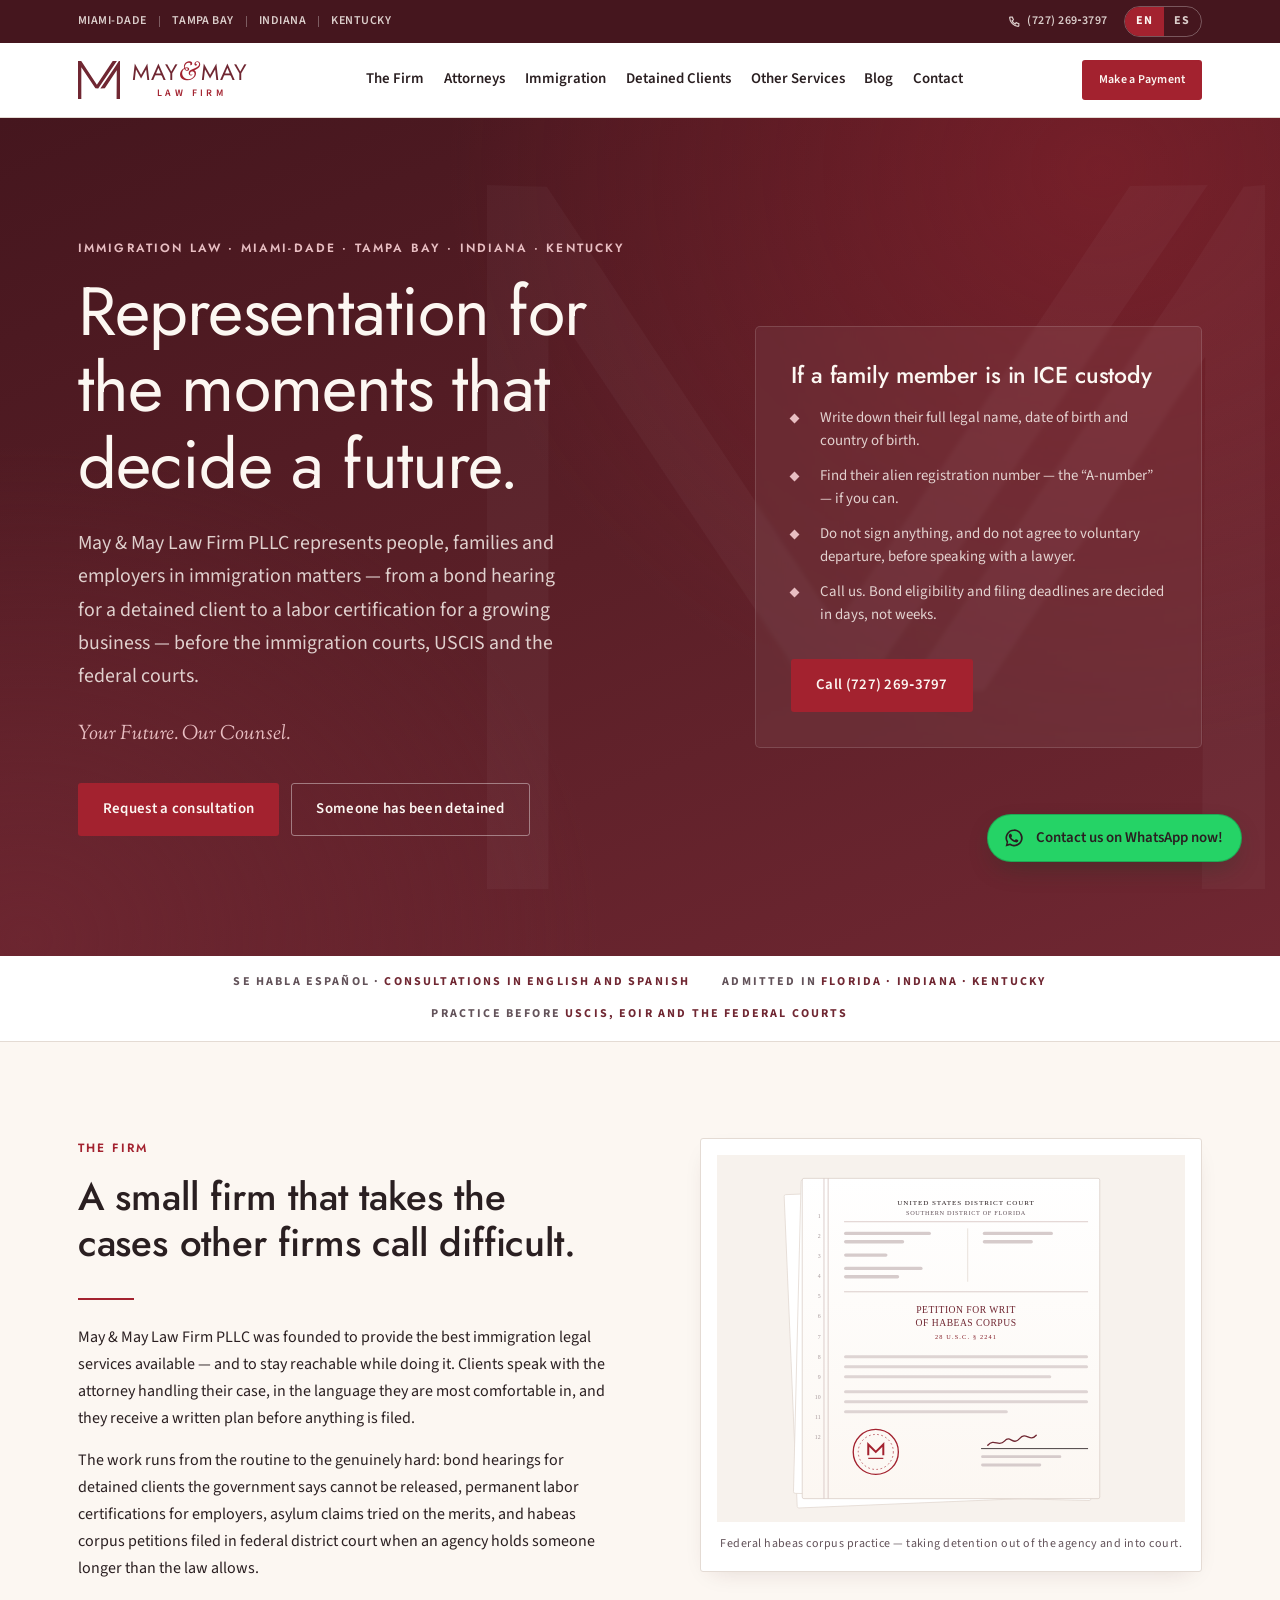
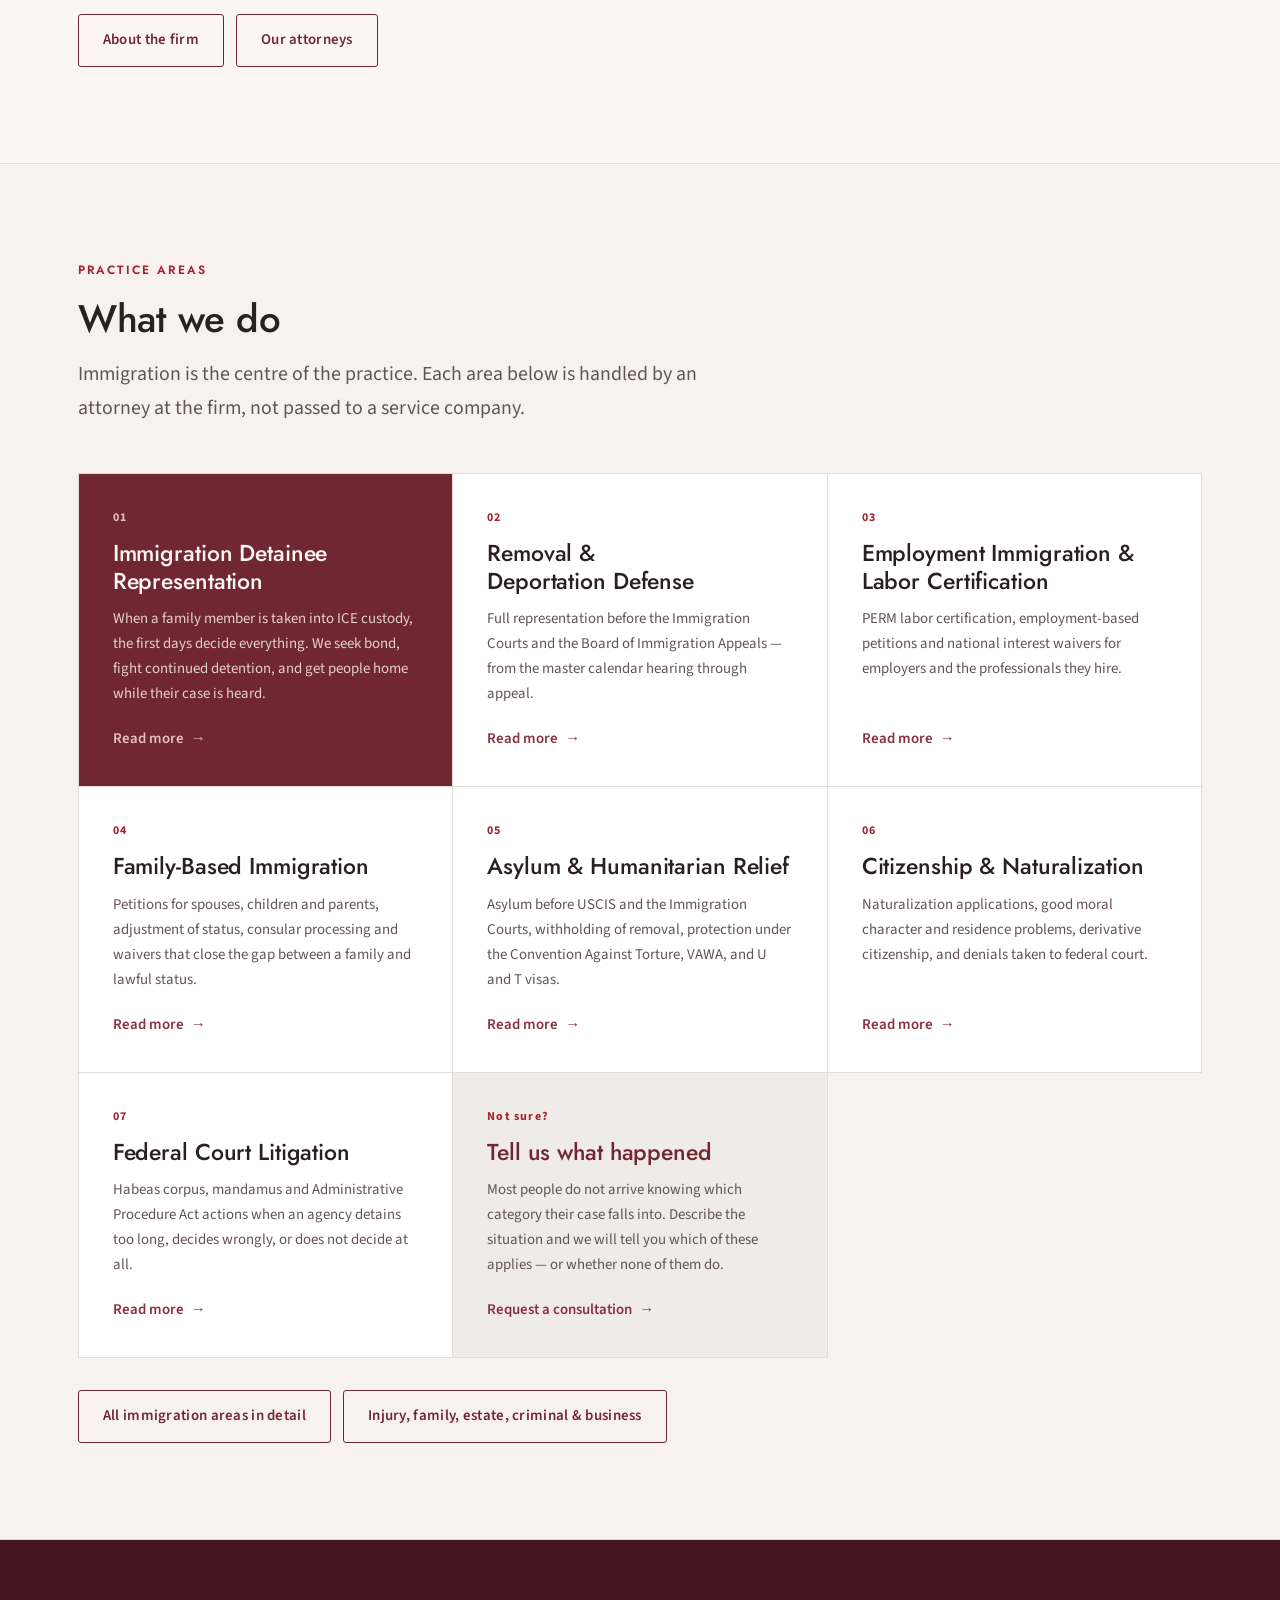
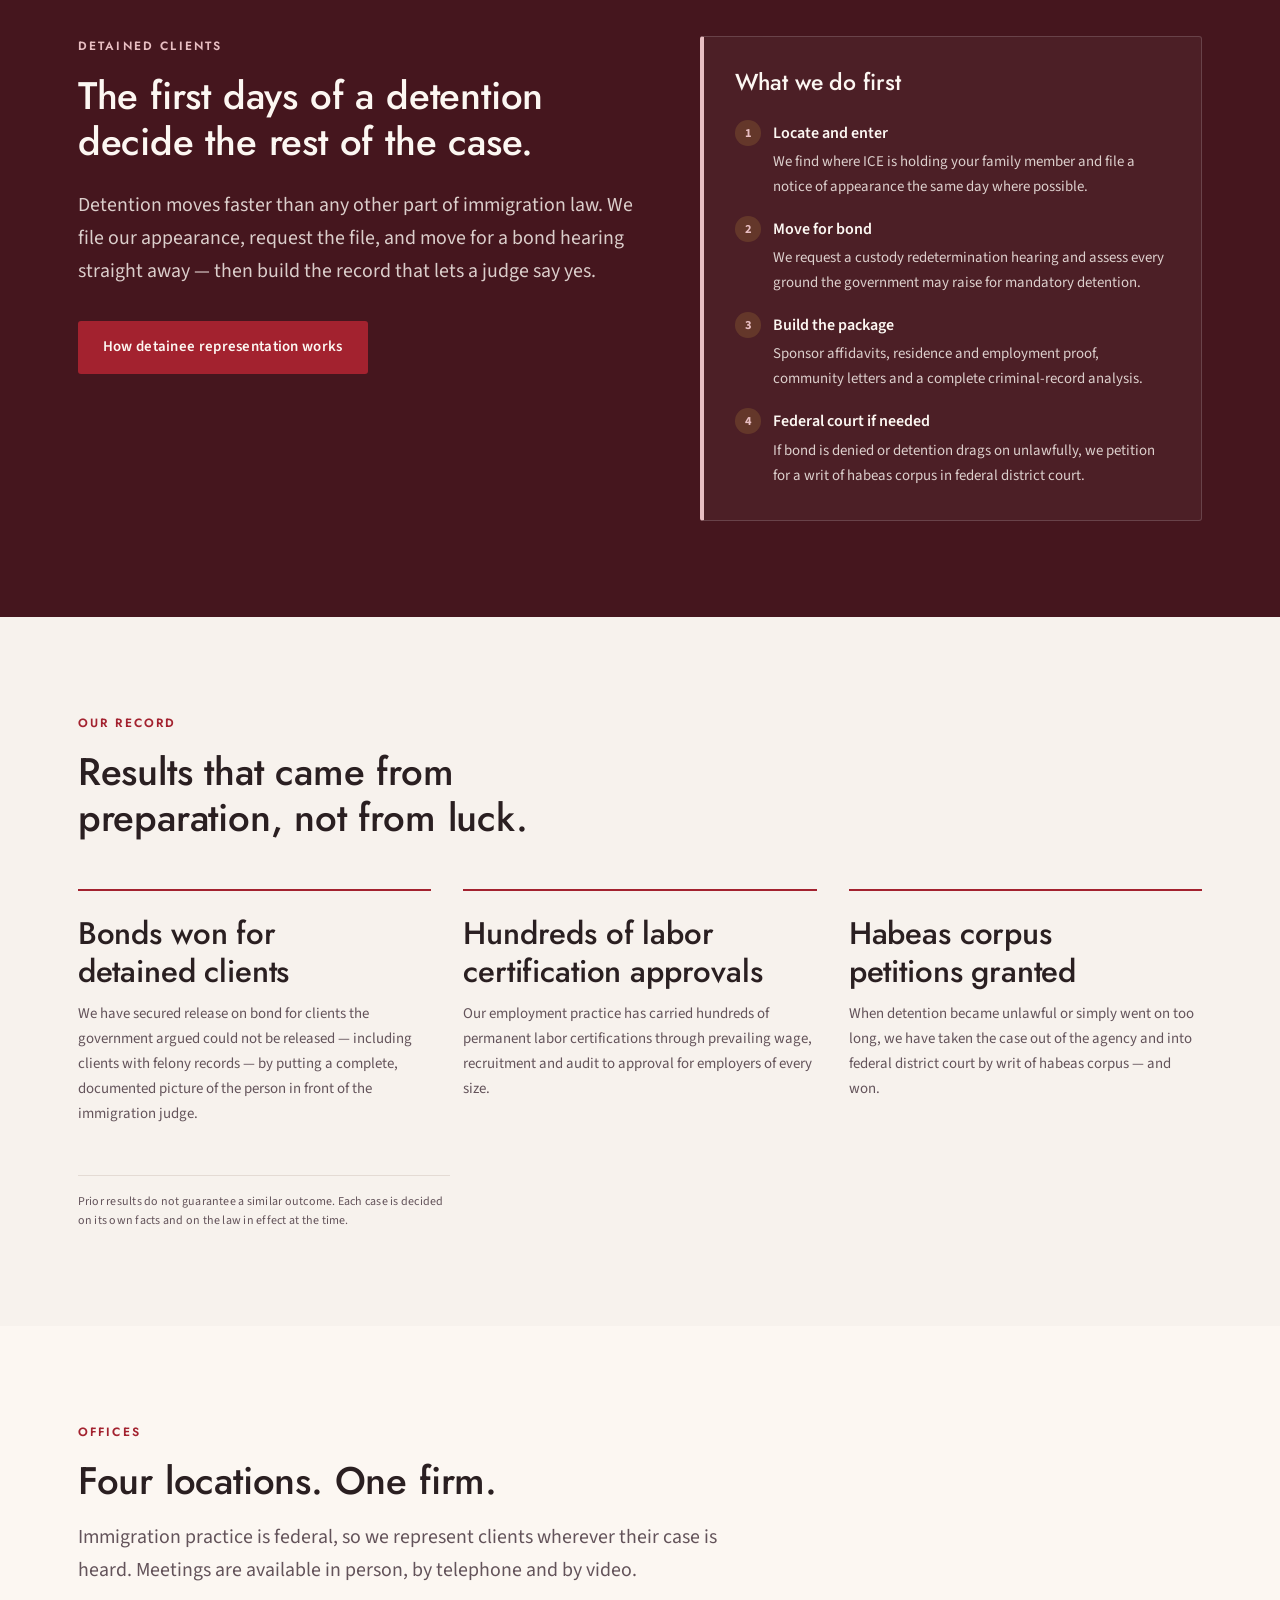
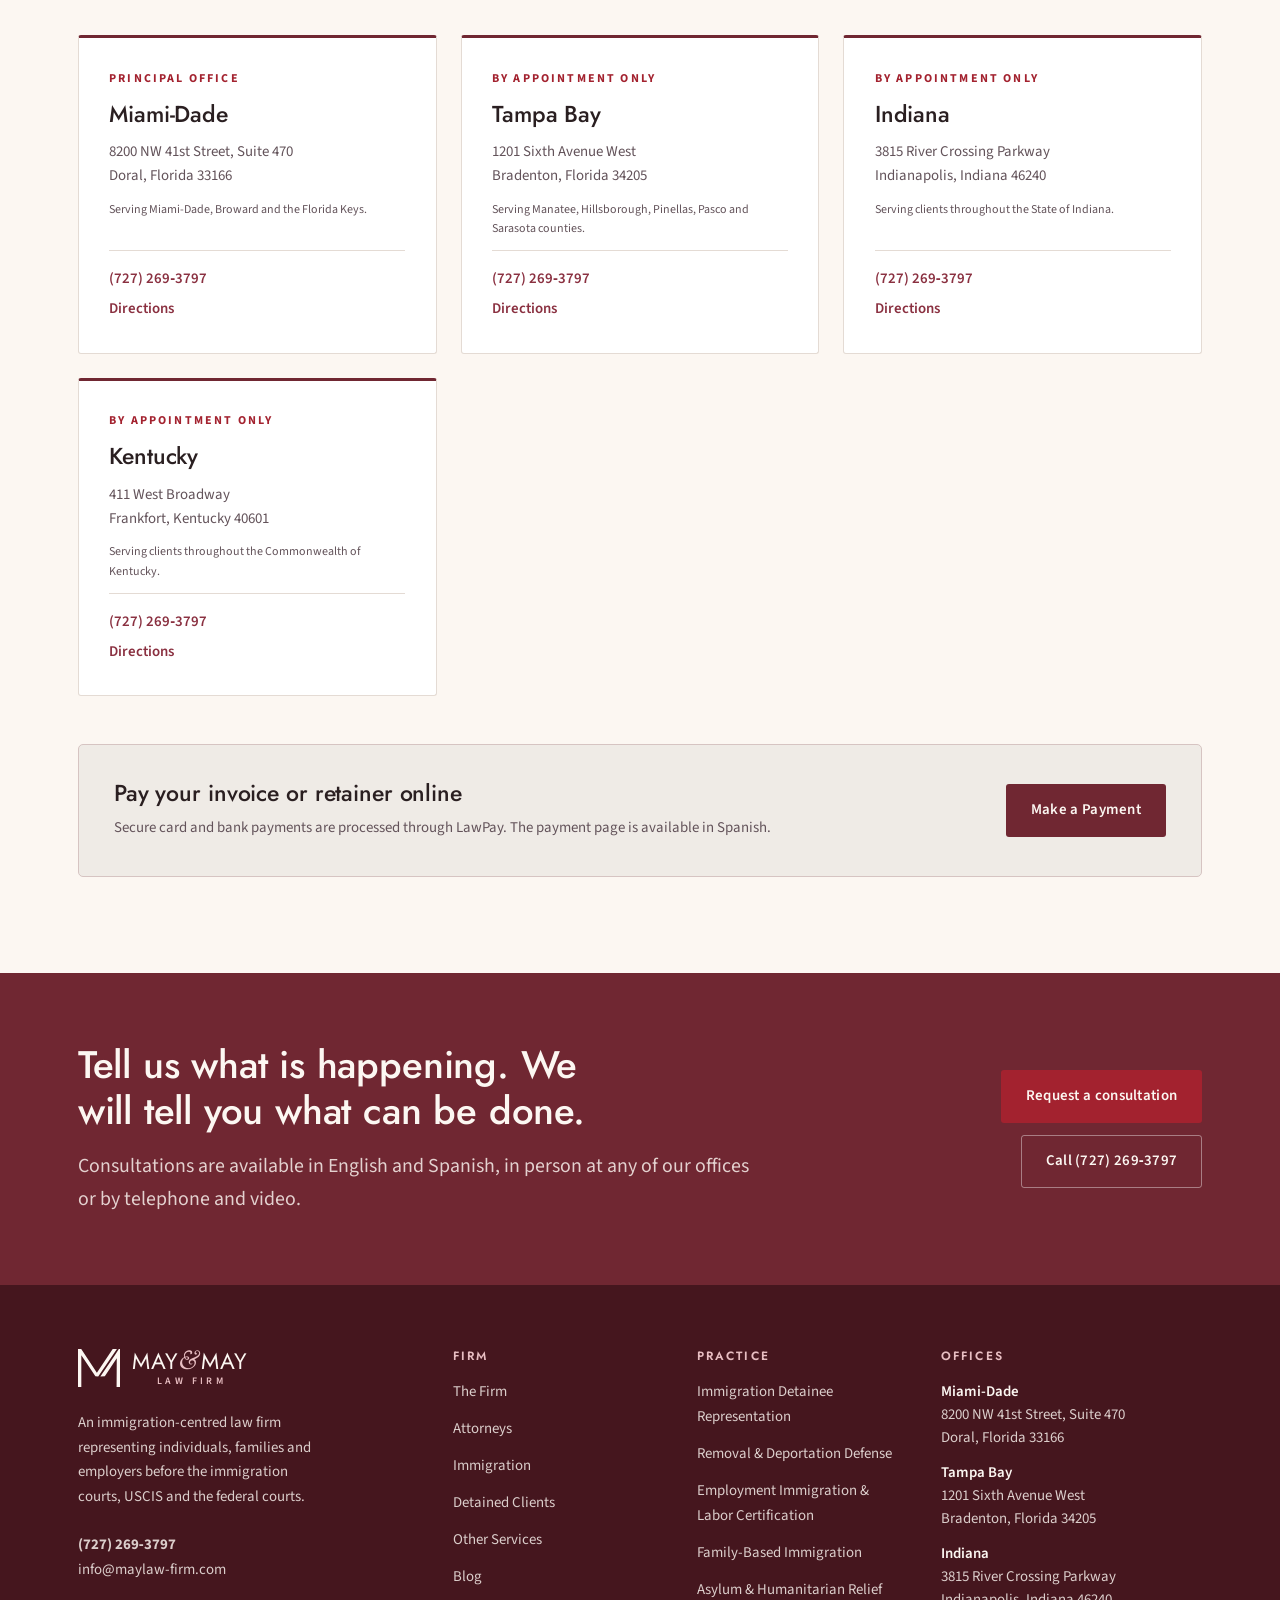
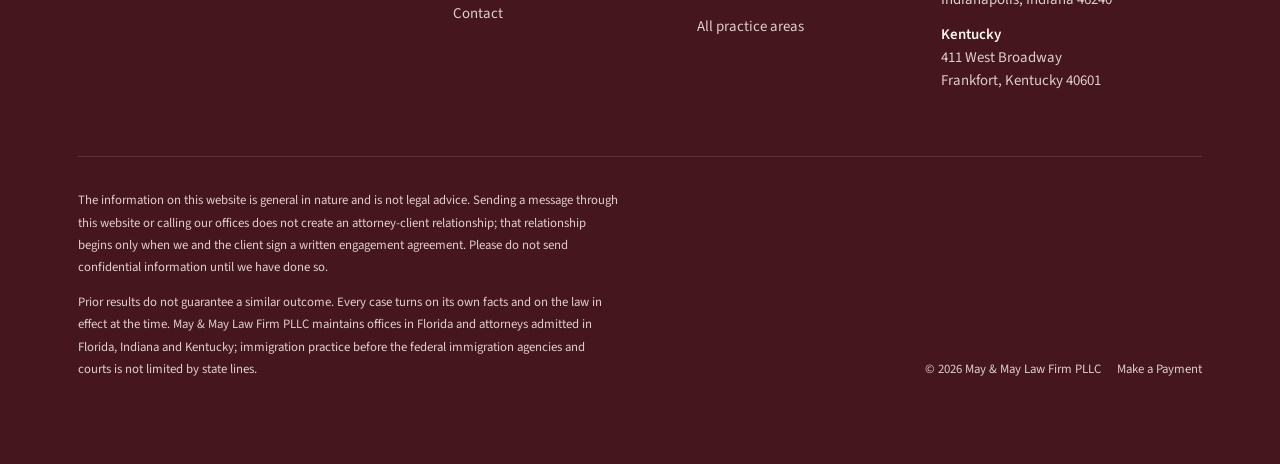
<file: index.html>
<!DOCTYPE html>
<html lang="en" data-lang="en">
<head>
  <meta charset="utf-8">
  <meta name="viewport" content="width=device-width, initial-scale=1">
  <title data-title-en="Immigration Attorneys — Miami, Tampa, Indiana, KY | May &amp; May Law" data-title-es="Abogados de Inmigración — Miami, Tampa, Indiana, KY | May &amp; May Law">Immigration Attorneys — Miami, Tampa, Indiana, KY | May &amp; May Law</title>
  <meta name="description" content="Immigration attorneys representing detained clients, families and employers before the immigration courts, USCIS and the federal courts. Offices in Miami-Dade, Tampa Bay, Indiana and Kentucky. Se habla español." data-content-en="Immigration attorneys representing detained clients, families and employers before the immigration courts, USCIS and the federal courts. Offices in Miami-Dade, Tampa Bay, Indiana and Kentucky. Se habla español." data-content-es="Abogados de inmigración que representan a clientes detenidos, familias y empleadores ante las cortes de inmigración, USCIS y las cortes federales. Oficinas en Miami-Dade, Tampa Bay, Indiana y Kentucky.">
  <meta name="theme-color" content="#702732">
  <link rel="canonical" href="https://www.mayandmay-law.com/">
  <link rel="icon" href="assets/img/favicon.svg" type="image/svg+xml">
  <link rel="apple-touch-icon" href="assets/img/favicon.svg">

  <meta property="og:type" content="website">
  <meta property="og:site_name" content="May &amp; May Law Firm PLLC">
  <meta property="og:title" content="Immigration Attorneys — Miami, Tampa, Indiana, KY | May &amp; May Law">
  <meta property="og:description" content="Immigration attorneys representing detained clients, families and employers before the immigration courts, USCIS and the federal courts. Offices in Miami-Dade, Tampa Bay, Indiana and Kentucky. Se habla español.">
  <meta property="og:url" content="https://www.mayandmay-law.com/">
  <meta property="og:image" content="https://www.mayandmay-law.com/assets/img/logo-lockup.svg">
  <meta property="og:locale" content="en_US">
  <meta property="og:locale:alternate" content="es_US">
  <meta name="twitter:card" content="summary">

  <link rel="preload" href="assets/fonts/jost-normal-latin.woff2" as="font"
        type="font/woff2" crossorigin>
  <link rel="preload" href="assets/fonts/source-sans-3-normal-latin.woff2" as="font"
        type="font/woff2" crossorigin>
  <link rel="stylesheet" href="assets/fonts/fonts.css">
  <link rel="stylesheet" href="assets/css/brand.css">
  <link rel="stylesheet" href="assets/css/site.css">
  <script src="assets/js/site.js"></script>
  <script type="application/ld+json">
  {
    "@context": "https://schema.org",
    "@type": "LegalService",
    "name": "May & May Law Firm PLLC",
    "url": "https://www.mayandmay-law.com/",
    "telephone": "+17272693797",
    "email": "info@maylaw-firm.com",
    "slogan": "Your Future. Our Counsel.",
    "image": "https://www.mayandmay-law.com/assets/img/logo-lockup.svg",
    "priceRange": "$$",
    "availableLanguage": ["en", "es"],
    "address": {
      "@type": "PostalAddress",
      "streetAddress": "8200 NW 41st Street, Suite 470",
      "addressLocality": "Doral",
      "addressRegion": "FL",
      "postalCode": "33166",
      "addressCountry": "US"
    },
    "contactPoint": {
      "@type": "ContactPoint",
      "contactType": "customer service",
      "telephone": "+17272693797",
      "email": "info@maylaw-firm.com",
      "availableLanguage": ["English", "Spanish"],
      "contactOption": "TollFree"
    },
    "sameAs": ["https://wa.me/17272693797"],
    "areaServed": [
      { "@type": "AdministrativeArea", "name": "Miami-Dade County, Florida" },
      { "@type": "AdministrativeArea", "name": "Tampa Bay, Florida" },
      { "@type": "State", "name": "Indiana" },
      { "@type": "State", "name": "Kentucky" }
    ],
    "knowsLanguage": ["English", "Spanish"],
    "serviceType": [
      "Immigration detainee representation",
      "Immigration bond hearings",
      "Removal and deportation defense",
      "Labor certification and employment-based immigration",
      "Family-based immigration",
      "Asylum and humanitarian relief",
      "Citizenship and naturalization",
      "Federal habeas corpus litigation"
    ]
  }
  </script>
</head>
<body>
  <a class="skip-link" href="#main"><span data-l="en">Skip to main content</span><span data-l="es" lang="es">Ir al contenido principal</span></a>
  <div class="utility-bar">
    <div class="container">
      <ul class="utility-locations"><li><span data-l="en">Miami-Dade</span><span data-l="es" lang="es">Miami-Dade</span></li><li><span data-l="en">Tampa Bay</span><span data-l="es" lang="es">Tampa Bay</span></li><li><span data-l="en">Indiana</span><span data-l="es" lang="es">Indiana</span></li><li><span data-l="en">Kentucky</span><span data-l="es" lang="es">Kentucky</span></li></ul>
      <div class="utility-actions">
        <a href="tel:+17272693797">
          <svg width="13" height="13" viewBox="0 0 24 24" fill="none" stroke="currentColor"
               stroke-width="2.2" stroke-linecap="round" aria-hidden="true">
            <path d="M4 4h4l2 5-2.5 1.5a11 11 0 0 0 6 6L15 14l5 2v4a1 1 0 0 1-1 1A17 17 0 0 1 3 5a1 1 0 0 1 1-1z"/>
          </svg>
          <span>(727)&nbsp;269&#8209;3797</span>
        </a>
        <div class="lang-switch" role="group">
          <span class="visually-hidden" id="lang-label"><span data-l="en">Choose a language</span><span data-l="es" lang="es">Elija un idioma</span></span>
          <button type="button" data-set-lang="en" aria-pressed="true"
                  aria-describedby="lang-label" lang="en">EN</button>
          <button type="button" data-set-lang="es" aria-pressed="false"
                  aria-describedby="lang-label" lang="es">ES</button>
        </div>
      </div>
    </div>
  </div>
  <header class="site-header" data-stuck="false">
    <div class="container">
      <a class="brand-lockup" href="index.html">
        <img class="brand-emblem" src="assets/img/logo-mark.svg" alt=""
             width="111" height="100">
        <span class="brand-text" aria-hidden="true">
          <span class="brand-name">May<span class="brand-amp">&amp;</span>May</span>
          <span class="brand-sub">Law Firm</span>
        </span>
        <span class="visually-hidden"><span data-l="en">May &amp; May Law Firm PLLC — home</span><span data-l="es" lang="es">May &amp; May Law Firm PLLC — inicio</span></span>
      </a>

      <nav class="primary-nav" id="primary-nav" aria-label="Main navigation" data-label-en="Main navigation" data-label-es="Navegaci&#243;n principal">
        <ul>
            <li><a href="firm.html"><span data-l="en">The Firm</span><span data-l="es" lang="es">La Firma</span></a></li>
            <li><a href="attorneys.html"><span data-l="en">Attorneys</span><span data-l="es" lang="es">Abogados</span></a></li>
            <li><a href="practice-areas.html"><span data-l="en">Immigration</span><span data-l="es" lang="es">Inmigración</span></a></li>
            <li><a href="detained.html"><span data-l="en">Detained Clients</span><span data-l="es" lang="es">Clientes Detenidos</span></a></li>
            <li><a href="other-services.html"><span data-l="en">Other Services</span><span data-l="es" lang="es">Otros Servicios</span></a></li>
            <li><a href="blog.html"><span data-l="en">Blog</span><span data-l="es" lang="es">Blog</span></a></li>
            <li><a href="contact.html"><span data-l="en">Contact</span><span data-l="es" lang="es">Contacto</span></a></li>
        </ul>
        <div class="nav-drawer-cta">
          <a class="btn btn-accent" href="https://secure.lawpay.com/pages/maymaylawfirmpllc/immigration-payments-spanish" target="_blank" rel="noopener"><span data-l="en">Make a Payment</span><span data-l="es" lang="es">Hacer un Pago</span></a>
          <a class="btn btn-outline" href="tel:+17272693797"><span data-l="en">Call&nbsp;(727)&nbsp;269&#8209;3797</span><span data-l="es" lang="es">Llamar&nbsp;al&nbsp;(727)&nbsp;269&#8209;3797</span></a>
        </div>
      </nav>

      <div class="header-actions">
        <a class="btn btn-accent btn-sm btn-pay" href="https://secure.lawpay.com/pages/maymaylawfirmpllc/immigration-payments-spanish" target="_blank" rel="noopener">
          <span data-l="en">Make a Payment</span><span data-l="es" lang="es">Hacer un Pago</span>
        </a>
        <button class="nav-toggle" type="button" aria-expanded="false" aria-controls="primary-nav">
          <span></span><span></span><span></span>
          <span class="visually-hidden"><span data-l="en">Open and close the menu</span><span data-l="es" lang="es">Abrir y cerrar el menú</span></span>
        </button>
      </div>
    </div>
  </header>

  <main id="main">
    <section class="hero">
      <div class="container hero-inner">
        <div>
          <span class="kicker"><span data-l="en">Immigration Law &#183; Miami-Dade &#183; Tampa Bay &#183; Indiana &#183; Kentucky</span><span data-l="es" lang="es">Derecho Migratorio &#183; Miami-Dade &#183; Tampa Bay &#183; Indiana &#183; Kentucky</span></span>
          <h1 data-l="en" class="display">Representation for the moments that decide a future.</h1>
<h1 data-l="es" lang="es" class="display">Representaci&#243;n para los momentos que deciden un futuro.</h1>
          <p data-l="en" class="lead">May &amp; May Law Firm PLLC represents people, families and employers in immigration matters &mdash; from a bond hearing for a detained client to a labor certification for a growing business &mdash; before the immigration courts, USCIS and the federal courts.</p>
<p data-l="es" lang="es" class="lead">May &amp; May Law Firm PLLC representa a personas, familias y empleadores en asuntos migratorios &mdash; desde una audiencia de fianza para un cliente detenido hasta una certificaci&#243;n laboral para una empresa en crecimiento &mdash; ante las cortes de inmigraci&#243;n, USCIS y las cortes federales.</p>
          <p class="hero-tagline"><span data-l="en">Your Future. Our Counsel.</span><span data-l="es" lang="es">Su Futuro. Nuestra Asesor&#237;a.</span></p>
          <div class="btn-row">
            <a class="btn btn-accent" href="contact.html"><span data-l="en">Request a consultation</span><span data-l="es" lang="es">Solicitar una consulta</span></a>
            <a class="btn btn-ghost-invert" href="detained.html"><span data-l="en">Someone has been detained</span><span data-l="es" lang="es">Detuvieron a un familiar</span></a>
          </div>
        </div>

        <aside class="hero-aside on-dark">
          <h2><span data-l="en">If a family member is in ICE custody</span><span data-l="es" lang="es">Si un familiar est&#225; detenido por ICE</span></h2>
          <ul>
            <li><span data-l="en">Write down their full legal name, date of birth and country of birth.</span><span data-l="es" lang="es">Escriba su nombre legal completo, fecha de nacimiento y pa&#237;s de nacimiento.</span></li>
            <li><span data-l="en">Find their alien registration number &mdash; the &ldquo;A-number&rdquo; &mdash; if you can.</span><span data-l="es" lang="es">Busque su n&#250;mero de registro de extranjero &mdash; el &laquo;n&#250;mero A&raquo; &mdash; si es posible.</span></li>
            <li><span data-l="en">Do not sign anything, and do not agree to voluntary departure, before speaking with a lawyer.</span><span data-l="es" lang="es">No firme nada ni acepte la salida voluntaria antes de hablar con un abogado.</span></li>
            <li><span data-l="en">Call us. Bond eligibility and filing deadlines are decided in days, not weeks.</span><span data-l="es" lang="es">Ll&#225;menos. La elegibilidad para fianza y los plazos de presentaci&#243;n se deciden en d&#237;as, no en semanas.</span></li>
          </ul>
          <div class="btn-row">
            <a class="btn btn-accent" href="tel:+17272693797"><span data-l="en">Call&nbsp;(727)&nbsp;269&#8209;3797</span><span data-l="es" lang="es">Llamar&nbsp;al&nbsp;(727)&nbsp;269&#8209;3797</span></a>
          </div>
        </aside>
      </div>
    </section>

    <div class="trust-strip">
      <div class="container">
        <span><span data-l="en">Se habla espa&#241;ol &#183; <strong>Consultations in English and Spanish</strong></span><span data-l="es" lang="es"><strong>Atendemos en espa&#241;ol e ingl&#233;s</strong></span></span>
        <span><span data-l="en">Admitted in <strong>Florida &#183; Indiana &#183; Kentucky</strong></span><span data-l="es" lang="es">Admitidos en <strong>Florida &#183; Indiana &#183; Kentucky</strong></span></span>
        <span><span data-l="en">Practice before <strong>USCIS, EOIR and the federal courts</strong></span><span data-l="es" lang="es">Pr&#225;ctica ante <strong>USCIS, EOIR y las cortes federales</strong></span></span>
      </div>
    </div>

    <section class="section">
      <div class="container split">
        <div>
          <span class="kicker"><span data-l="en">The firm</span><span data-l="es" lang="es">La firma</span></span>
          <h2 data-l="en">A small firm that takes the cases other firms call difficult.</h2>
<h2 data-l="es" lang="es">Una firma peque&#241;a que acepta los casos que otras llaman dif&#237;ciles.</h2>
          <hr class="rule mt-6">
          <div class="prose">
            <p data-l="en">May &amp; May Law Firm PLLC was founded to provide the best immigration legal services available &mdash; and to stay reachable while doing it. Clients speak with the attorney handling their case, in the language they are most comfortable in, and they receive a written plan before anything is filed.</p>
<p data-l="es" lang="es">May &amp; May Law Firm PLLC fue fundada para ofrecer los mejores servicios legales de inmigraci&#243;n disponibles &mdash; y para seguir siendo accesible al hacerlo. Nuestros clientes hablan con el abogado que atiende su caso, en el idioma en el que se sienten m&#225;s c&#243;modos, y reciben un plan por escrito antes de presentar cualquier documento.</p>
            <p data-l="en">The work runs from the routine to the genuinely hard: bond hearings for detained clients the government says cannot be released, permanent labor certifications for employers, asylum claims tried on the merits, and habeas corpus petitions filed in federal district court when an agency holds someone longer than the law allows.</p>
<p data-l="es" lang="es">El trabajo abarca desde lo rutinario hasta lo verdaderamente dif&#237;cil: audiencias de fianza para clientes detenidos que el gobierno considera no liberables, certificaciones laborales permanentes para empleadores, casos de asilo litigados en el fondo, y peticiones de h&#225;beas corpus presentadas en la corte federal de distrito cuando una agencia detiene a alguien m&#225;s tiempo del que la ley permite.</p>
          </div>
          <div class="btn-row">
            <a class="btn btn-outline" href="firm.html"><span data-l="en">About the firm</span><span data-l="es" lang="es">Sobre la firma</span></a>
            <a class="btn btn-outline" href="attorneys.html"><span data-l="en">Our attorneys</span><span data-l="es" lang="es">Nuestros abogados</span></a>
          </div>
        </div>
        <figure class="figure-doc reveal">
          <img src="assets/img/doc-petition.svg" width="560" height="440"
               alt="Illustration of a federal petition for a writ of habeas corpus, with a court caption, body paragraphs, an embossed seal and a signature block." data-alt-en="Illustration of a federal petition for a writ of habeas corpus, with a court caption, body paragraphs, an embossed seal and a signature block." data-alt-es="Ilustraci&#243;n de una petici&#243;n federal de h&#225;beas corpus, con el encabezado de la corte, p&#225;rrafos del cuerpo, un sello en relieve y el bloque de firma.">
          <figcaption><span data-l="en">Federal habeas corpus practice &mdash; taking detention out of the agency and into court.</span><span data-l="es" lang="es">Pr&#225;ctica de h&#225;beas corpus federal &mdash; llevar la detenci&#243;n de la agencia a la corte.</span></figcaption>
        </figure>
      </div>
    </section>

    <section class="section band-alt band-line">
      <div class="container">
        <div class="section-head">
          <span class="kicker"><span data-l="en">Practice areas</span><span data-l="es" lang="es">&#193;reas de pr&#225;ctica</span></span>
          <h2 data-l="en">What we do</h2>
<h2 data-l="es" lang="es">Lo que hacemos</h2>
          <p data-l="en" class="lead mt-4">Immigration is the centre of the practice. Each area below is handled by an attorney at the firm, not passed to a service company.</p>
<p data-l="es" lang="es" class="lead mt-4">La inmigraci&#243;n es el centro de la pr&#225;ctica. Cada &#225;rea a continuaci&#243;n es atendida por un abogado de la firma, no delegada a una empresa de servicios.</p>
        </div>
      <div class="practice-grid">
        <a class="practice-card is-feature" href="detained.html">
          <span class="practice-card-num">01</span>
          <h3><span data-l="en">Immigration Detainee Representation</span><span data-l="es" lang="es">Representación de Detenidos de Inmigración</span></h3>
          <p data-l="en">When a family member is taken into ICE custody, the first days decide everything. We seek bond, fight continued detention, and get people home while their case is heard.</p>
<p data-l="es" lang="es">Cuando un familiar es detenido por ICE, los primeros días deciden todo. Solicitamos fianza, impugnamos la detención prolongada y logramos que la persona regrese a casa mientras se resuelve su caso.</p>
          <span class="link-arrow"><span data-l="en">Read more</span><span data-l="es" lang="es">Leer m&#225;s</span></span>
        </a>
        <a class="practice-card" href="practice-areas.html#removal-defense">
          <span class="practice-card-num">02</span>
          <h3><span data-l="en">Removal &amp; Deportation Defense</span><span data-l="es" lang="es">Defensa contra la Deportación</span></h3>
          <p data-l="en">Full representation before the Immigration Courts and the Board of Immigration Appeals — from the master calendar hearing through appeal.</p>
<p data-l="es" lang="es">Representación completa ante las Cortes de Inmigración y la Junta de Apelaciones de Inmigración — desde la audiencia inicial hasta la apelación.</p>
          <span class="link-arrow"><span data-l="en">Read more</span><span data-l="es" lang="es">Leer m&#225;s</span></span>
        </a>
        <a class="practice-card" href="practice-areas.html#employment-immigration">
          <span class="practice-card-num">03</span>
          <h3><span data-l="en">Employment Immigration &amp; Labor Certification</span><span data-l="es" lang="es">Inmigración por Empleo y Certificación Laboral</span></h3>
          <p data-l="en">PERM labor certification, employment-based petitions and national interest waivers for employers and the professionals they hire.</p>
<p data-l="es" lang="es">Certificación laboral PERM, peticiones basadas en empleo y exenciones por interés nacional para empleadores y los profesionales que contratan.</p>
          <span class="link-arrow"><span data-l="en">Read more</span><span data-l="es" lang="es">Leer m&#225;s</span></span>
        </a>
        <a class="practice-card" href="practice-areas.html#family-immigration">
          <span class="practice-card-num">04</span>
          <h3><span data-l="en">Family-Based Immigration</span><span data-l="es" lang="es">Inmigración Familiar</span></h3>
          <p data-l="en">Petitions for spouses, children and parents, adjustment of status, consular processing and waivers that close the gap between a family and lawful status.</p>
<p data-l="es" lang="es">Peticiones para cónyuges, hijos y padres, ajuste de estatus, proceso consular y perdones que cierran la brecha entre una familia y el estatus legal.</p>
          <span class="link-arrow"><span data-l="en">Read more</span><span data-l="es" lang="es">Leer m&#225;s</span></span>
        </a>
        <a class="practice-card" href="practice-areas.html#asylum-humanitarian">
          <span class="practice-card-num">05</span>
          <h3><span data-l="en">Asylum &amp; Humanitarian Relief</span><span data-l="es" lang="es">Asilo y Alivio Humanitario</span></h3>
          <p data-l="en">Asylum before USCIS and the Immigration Courts, withholding of removal, protection under the Convention Against Torture, VAWA, and U and T visas.</p>
<p data-l="es" lang="es">Asilo ante USCIS y las Cortes de Inmigración, retención de expulsión, protección bajo la Convención contra la Tortura, VAWA y visas U y T.</p>
          <span class="link-arrow"><span data-l="en">Read more</span><span data-l="es" lang="es">Leer m&#225;s</span></span>
        </a>
        <a class="practice-card" href="practice-areas.html#citizenship">
          <span class="practice-card-num">06</span>
          <h3><span data-l="en">Citizenship &amp; Naturalization</span><span data-l="es" lang="es">Ciudadanía y Naturalización</span></h3>
          <p data-l="en">Naturalization applications, good moral character and residence problems, derivative citizenship, and denials taken to federal court.</p>
<p data-l="es" lang="es">Solicitudes de naturalización, problemas de buen carácter moral y de residencia, ciudadanía derivada y negaciones llevadas a la corte federal.</p>
          <span class="link-arrow"><span data-l="en">Read more</span><span data-l="es" lang="es">Leer m&#225;s</span></span>
        </a>
        <a class="practice-card" href="practice-areas.html#federal-litigation">
          <span class="practice-card-num">07</span>
          <h3><span data-l="en">Federal Court Litigation</span><span data-l="es" lang="es">Litigio en Corte Federal</span></h3>
          <p data-l="en">Habeas corpus, mandamus and Administrative Procedure Act actions when an agency detains too long, decides wrongly, or does not decide at all.</p>
<p data-l="es" lang="es">Hábeas corpus, mandamus y acciones bajo la Ley de Procedimiento Administrativo cuando una agencia detiene por demasiado tiempo, decide mal o simplemente no decide.</p>
          <span class="link-arrow"><span data-l="en">Read more</span><span data-l="es" lang="es">Leer m&#225;s</span></span>
        </a>
        <a class="practice-card is-cta" href="contact.html">
          <span class="practice-card-num"><span data-l="en">Not sure?</span><span data-l="es" lang="es">&#191;No est&#225; seguro?</span></span>
          <h3><span data-l="en">Tell us what happened</span><span data-l="es" lang="es">Cu&#233;ntenos qu&#233; pas&#243;</span></h3>
          <p data-l="en">Most people do not arrive knowing which category their case falls into. Describe the situation and we will tell you which of these applies &mdash; or whether none of them do.</p>
<p data-l="es" lang="es">La mayor&#237;a de las personas no llegan sabiendo en qu&#233; categor&#237;a entra su caso. Descr&#237;banos la situaci&#243;n y le diremos cu&#225;l de estas aplica &mdash; o si ninguna aplica.</p>
          <span class="link-arrow"><span data-l="en">Request a consultation</span><span data-l="es" lang="es">Solicitar una consulta</span></span>
        </a>
      </div>

        <div class="btn-row">
          <a class="btn btn-outline" href="practice-areas.html"><span data-l="en">All immigration areas in detail</span><span data-l="es" lang="es">Todas las &#225;reas de inmigraci&#243;n en detalle</span></a>
          <a class="btn btn-outline" href="other-services.html"><span data-l="en">Injury, family, estate, criminal &amp; business</span><span data-l="es" lang="es">Lesiones, familia, patrimonio, criminal y negocios</span></a>
        </div>
      </div>
    </section>

    <section class="section band-dark">
      <div class="container split">
        <div>
          <span class="kicker"><span data-l="en">Detained clients</span><span data-l="es" lang="es">Clientes detenidos</span></span>
          <h2 data-l="en">The first days of a detention decide the rest of the case.</h2>
<h2 data-l="es" lang="es">Los primeros d&#237;as de una detenci&#243;n deciden el resto del caso.</h2>
          <p data-l="en" class="lead mt-5">Detention moves faster than any other part of immigration law. We file our appearance, request the file, and move for a bond hearing straight away &mdash; then build the record that lets a judge say yes.</p>
<p data-l="es" lang="es" class="lead mt-5">La detenci&#243;n avanza m&#225;s r&#225;pido que cualquier otra parte de la ley de inmigraci&#243;n. Presentamos nuestra comparecencia, solicitamos el expediente y pedimos de inmediato una audiencia de fianza &mdash; y luego construimos el expediente que permite al juez decir s&#237;.</p>
          <div class="btn-row">
            <a class="btn btn-accent" href="detained.html"><span data-l="en">How detainee representation works</span><span data-l="es" lang="es">C&#243;mo funciona la representaci&#243;n de detenidos</span></a>
          </div>
        </div>
        <div class="urgent-panel on-dark">
          <h3><span data-l="en">What we do first</span><span data-l="es" lang="es">Lo que hacemos primero</span></h3>
          <ul class="checklist mt-5">
            <li><span>1</span><div><strong><span data-l="en">Locate and enter</span><span data-l="es" lang="es">Localizar y comparecer</span></strong>
              <p><span data-l="en">We find where ICE is holding your family member and file a notice of appearance the same day where possible.</span><span data-l="es" lang="es">Localizamos d&#243;nde ICE tiene detenido a su familiar y presentamos la comparecencia el mismo d&#237;a cuando es posible.</span></p></div></li>
            <li><span>2</span><div><strong><span data-l="en">Move for bond</span><span data-l="es" lang="es">Solicitar la fianza</span></strong>
              <p><span data-l="en">We request a custody redetermination hearing and assess every ground the government may raise for mandatory detention.</span><span data-l="es" lang="es">Solicitamos una audiencia de redeterminaci&#243;n de custodia y evaluamos cada argumento que el gobierno pueda alegar para la detenci&#243;n obligatoria.</span></p></div></li>
            <li><span>3</span><div><strong><span data-l="en">Build the package</span><span data-l="es" lang="es">Armar el expediente</span></strong>
              <p><span data-l="en">Sponsor affidavits, residence and employment proof, community letters and a complete criminal-record analysis.</span><span data-l="es" lang="es">Declaraciones del patrocinador, pruebas de domicilio y empleo, cartas de la comunidad y un an&#225;lisis completo de antecedentes penales.</span></p></div></li>
            <li><span>4</span><div><strong><span data-l="en">Federal court if needed</span><span data-l="es" lang="es">Corte federal si es necesario</span></strong>
              <p><span data-l="en">If bond is denied or detention drags on unlawfully, we petition for a writ of habeas corpus in federal district court.</span><span data-l="es" lang="es">Si se niega la fianza o la detenci&#243;n se prolonga ilegalmente, presentamos una petici&#243;n de h&#225;beas corpus en la corte federal de distrito.</span></p></div></li>
          </ul>
        </div>
      </div>
    </section>

    <section class="section band-alt">
      <div class="container">
        <div class="section-head">
          <span class="kicker"><span data-l="en">Our record</span><span data-l="es" lang="es">Nuestra trayectoria</span></span>
          <h2 data-l="en">Results that came from preparation, not from luck.</h2>
<h2 data-l="es" lang="es">Resultados que vinieron de la preparaci&#243;n, no de la suerte.</h2>
        </div>
        <div class="record-grid">
          <div class="record-item reveal">
            <h3><span data-l="en">Bonds won for detained clients</span><span data-l="es" lang="es">Fianzas obtenidas para clientes detenidos</span></h3>
            <p data-l="en">We have secured release on bond for clients the government argued could not be released &mdash; including clients with felony records &mdash; by putting a complete, documented picture of the person in front of the immigration judge.</p>
<p data-l="es" lang="es">Hemos logrado la liberaci&#243;n bajo fianza de clientes que el gobierno consideraba no elegibles &mdash; incluidos clientes con antecedentes por delitos graves &mdash; presentando al juez de inmigraci&#243;n un panorama completo y documentado de la persona.</p>
          </div>
          <div class="record-item reveal">
            <h3><span data-l="en">Hundreds of labor certification approvals</span><span data-l="es" lang="es">Cientos de certificaciones laborales aprobadas</span></h3>
            <p data-l="en">Our employment practice has carried hundreds of permanent labor certifications through prevailing wage, recruitment and audit to approval for employers of every size.</p>
<p data-l="es" lang="es">Nuestra pr&#225;ctica de inmigraci&#243;n por empleo ha llevado cientos de certificaciones laborales permanentes por salario prevaleciente, reclutamiento y auditor&#237;a hasta su aprobaci&#243;n, para empleadores de todo tama&#241;o.</p>
          </div>
          <div class="record-item reveal">
            <h3><span data-l="en">Habeas corpus petitions granted</span><span data-l="es" lang="es">Peticiones de h&#225;beas corpus concedidas</span></h3>
            <p data-l="en">When detention became unlawful or simply went on too long, we have taken the case out of the agency and into federal district court by writ of habeas corpus &mdash; and won.</p>
<p data-l="es" lang="es">Cuando la detenci&#243;n se volvi&#243; ilegal o simplemente se prolong&#243; demasiado, hemos llevado el caso fuera de la agencia a la corte federal de distrito mediante h&#225;beas corpus &mdash; y hemos ganado.</p>
          </div>
        </div>
        <p data-l="en" class="disclaimer-note">Prior results do not guarantee a similar outcome. Each case is decided on its own facts and on the law in effect at the time.</p>
<p data-l="es" lang="es" class="disclaimer-note">Los resultados anteriores no garantizan un resultado similar. Cada caso se decide seg&#250;n sus propios hechos y la ley vigente en ese momento.</p>
      </div>
    </section>

    <section class="section">
      <div class="container">
        <div class="section-head">
          <span class="kicker"><span data-l="en">Offices</span><span data-l="es" lang="es">Oficinas</span></span>
          <h2 data-l="en">Four locations. One firm.</h2>
<h2 data-l="es" lang="es">Cuatro ubicaciones. Una firma.</h2>
          <p data-l="en" class="lead mt-4">Immigration practice is federal, so we represent clients wherever their case is heard. Meetings are available in person, by telephone and by video.</p>
<p data-l="es" lang="es" class="lead mt-4">La pr&#225;ctica de inmigraci&#243;n es federal, por lo que representamos a clientes donde sea que se atienda su caso. Las reuniones est&#225;n disponibles en persona, por tel&#233;fono y por video.</p>
        </div>
      <div class="grid grid-3">
        <div class="office-card" id="office-miami-dade">
          <span class="office-tag"><span data-l="en">Principal office</span><span data-l="es" lang="es">Oficina principal</span></span>
          <h3><span data-l="en">Miami-Dade</span><span data-l="es" lang="es">Miami-Dade</span></h3>
          <address>8200 NW 41st Street, Suite 470<br>Doral, Florida 33166</address>
          <p data-l="en" class="field-note">Serving Miami-Dade, Broward and the Florida Keys.</p>
<p data-l="es" lang="es" class="field-note">Atendiendo a Miami-Dade, Broward y los Cayos de Florida.</p>
          <div class="office-meta">
            <a href="tel:+17272693797">(727)&nbsp;269&#8209;3797</a>
            <a href="https://www.google.com/maps/search/?api=1&query=8200+NW+41st+Street+Suite+470+Doral+FL+33166" target="_blank" rel="noopener"><span data-l="en">Directions</span><span data-l="es" lang="es">Indicaciones</span></a>
          </div>
        </div>
        <div class="office-card" id="office-tampa-bay">
          <span class="office-tag"><span data-l="en">By appointment only</span><span data-l="es" lang="es">Solo con cita previa</span></span>
          <h3><span data-l="en">Tampa Bay</span><span data-l="es" lang="es">Tampa Bay</span></h3>
          <address>1201 Sixth Avenue West<br>Bradenton, Florida 34205</address>
          <p data-l="en" class="field-note">Serving Manatee, Hillsborough, Pinellas, Pasco and Sarasota counties.</p>
<p data-l="es" lang="es" class="field-note">Atendiendo a los condados de Manatee, Hillsborough, Pinellas, Pasco y Sarasota.</p>
          <div class="office-meta">
            <a href="tel:+17272693797">(727)&nbsp;269&#8209;3797</a>
            <a href="https://www.google.com/maps/search/?api=1&query=1201+Sixth+Avenue+West+Bradenton+FL" target="_blank" rel="noopener"><span data-l="en">Directions</span><span data-l="es" lang="es">Indicaciones</span></a>
          </div>
        </div>
        <div class="office-card" id="office-indiana">
          <span class="office-tag"><span data-l="en">By appointment only</span><span data-l="es" lang="es">Solo con cita previa</span></span>
          <h3><span data-l="en">Indiana</span><span data-l="es" lang="es">Indiana</span></h3>
          <address>3815 River Crossing Parkway<br>Indianapolis, Indiana 46240</address>
          <p data-l="en" class="field-note">Serving clients throughout the State of Indiana.</p>
<p data-l="es" lang="es" class="field-note">Atendiendo a clientes en todo el estado de Indiana.</p>
          <div class="office-meta">
            <a href="tel:+17272693797">(727)&nbsp;269&#8209;3797</a>
            <a href="https://www.google.com/maps/search/?api=1&query=3815+River+Crossing+Parkway+Indianapolis+IN+46240" target="_blank" rel="noopener"><span data-l="en">Directions</span><span data-l="es" lang="es">Indicaciones</span></a>
          </div>
        </div>
        <div class="office-card" id="office-kentucky">
          <span class="office-tag"><span data-l="en">By appointment only</span><span data-l="es" lang="es">Solo con cita previa</span></span>
          <h3><span data-l="en">Kentucky</span><span data-l="es" lang="es">Kentucky</span></h3>
          <address>411 West Broadway<br>Frankfort, Kentucky 40601</address>
          <p data-l="en" class="field-note">Serving clients throughout the Commonwealth of Kentucky.</p>
<p data-l="es" lang="es" class="field-note">Atendiendo a clientes en todo el estado de Kentucky.</p>
          <div class="office-meta">
            <a href="tel:+17272693797">(727)&nbsp;269&#8209;3797</a>
            <a href="https://www.google.com/maps/search/?api=1&query=411+West+Broadway+Frankfort+KY+40601" target="_blank" rel="noopener"><span data-l="en">Directions</span><span data-l="es" lang="es">Indicaciones</span></a>
          </div>
        </div>
      </div>

        <div class="mt-7">
      <div class="pay-callout">
        <div>
          <h2 data-l="en">Pay your invoice or retainer online</h2>
<h2 data-l="es" lang="es">Pague su factura o anticipo en l&#237;nea</h2>
          <p data-l="en">Secure card and bank payments are processed through LawPay. The payment page is available in Spanish.</p>
<p data-l="es" lang="es">Los pagos seguros con tarjeta y cuenta bancaria se procesan a trav&#233;s de LawPay. La p&#225;gina de pago est&#225; disponible en espa&#241;ol.</p>
        </div>
        <a class="btn btn-primary" href="https://secure.lawpay.com/pages/maymaylawfirmpllc/immigration-payments-spanish" target="_blank" rel="noopener">
          <span data-l="en">Make a Payment</span><span data-l="es" lang="es">Hacer un Pago</span>
        </a>
      </div>

        </div>
      </div>
    </section>
  </main>

  <section class="cta-band">
    <div class="container">
      <div>
        <h2 data-l="en">Tell us what is happening. We will tell you what can be done.</h2>
<h2 data-l="es" lang="es">Cuéntenos qué está pasando. Le diremos qué se puede hacer.</h2>
        <p data-l="en" class="lead mt-4">Consultations are available in English and Spanish, in person at any of our offices or by telephone and video.</p>
<p data-l="es" lang="es" class="lead mt-4">Las consultas están disponibles en inglés y español, en persona en cualquiera de nuestras oficinas o por teléfono y video.</p>
      </div>
      <div class="btn-row">
        <a class="btn btn-accent" href="contact.html"><span data-l="en">Request a consultation</span><span data-l="es" lang="es">Solicitar una consulta</span></a>
        <a class="btn btn-ghost-invert" href="tel:+17272693797"><span data-l="en">Call&nbsp;(727)&nbsp;269&#8209;3797</span><span data-l="es" lang="es">Llamar&nbsp;al&nbsp;(727)&nbsp;269&#8209;3797</span></a>
      </div>
    </div>
  </section>
  <footer class="site-footer">
    <div class="container">
      <div class="footer-main">
        <div class="footer-brand">
          <span class="brand-lockup is-invert">
            <img class="brand-emblem" src="assets/img/logo-mark-invert.svg" alt=""
                 width="111" height="100">
            <span class="brand-text" aria-hidden="true">
              <span class="brand-name">May<span class="brand-amp">&amp;</span>May</span>
              <span class="brand-sub">Law Firm</span>
            </span>
          </span>
          <p class="visually-hidden">May &amp; May Law Firm PLLC</p>
          <p data-l="en">An immigration-centred law firm representing individuals, families and employers before the immigration courts, USCIS and the federal courts.</p>
<p data-l="es" lang="es">Una firma de abogados centrada en inmigración que representa a personas, familias y empleadores ante las cortes de inmigración, USCIS y las cortes federales.</p>
          <p class="mt-5">
            <a href="tel:+17272693797"><strong>(727)&nbsp;269&#8209;3797</strong></a><br>
            <a href="mailto:info@maylaw-firm.com">info@maylaw-firm.com</a>
          </p>
        </div>

        <div>
          <h2><span data-l="en">Firm</span><span data-l="es" lang="es">La Firma</span></h2>
          <ul>
            <li><a href="firm.html"><span data-l="en">The Firm</span><span data-l="es" lang="es">La Firma</span></a></li>
            <li><a href="attorneys.html"><span data-l="en">Attorneys</span><span data-l="es" lang="es">Abogados</span></a></li>
            <li><a href="practice-areas.html"><span data-l="en">Immigration</span><span data-l="es" lang="es">Inmigración</span></a></li>
            <li><a href="detained.html"><span data-l="en">Detained Clients</span><span data-l="es" lang="es">Clientes Detenidos</span></a></li>
            <li><a href="other-services.html"><span data-l="en">Other Services</span><span data-l="es" lang="es">Otros Servicios</span></a></li>
            <li><a href="blog.html"><span data-l="en">Blog</span><span data-l="es" lang="es">Blog</span></a></li>
            <li><a href="contact.html"><span data-l="en">Contact</span><span data-l="es" lang="es">Contacto</span></a></li>
          </ul>
        </div>

        <div>
          <h2><span data-l="en">Practice</span><span data-l="es" lang="es">Práctica</span></h2>
          <ul>
            <li><a href="practice-areas.html#detainee-representation"><span data-l="en">Immigration Detainee Representation</span><span data-l="es" lang="es">Representación de Detenidos de Inmigración</span></a></li>
            <li><a href="practice-areas.html#removal-defense"><span data-l="en">Removal &amp; Deportation Defense</span><span data-l="es" lang="es">Defensa contra la Deportación</span></a></li>
            <li><a href="practice-areas.html#employment-immigration"><span data-l="en">Employment Immigration &amp; Labor Certification</span><span data-l="es" lang="es">Inmigración por Empleo y Certificación Laboral</span></a></li>
            <li><a href="practice-areas.html#family-immigration"><span data-l="en">Family-Based Immigration</span><span data-l="es" lang="es">Inmigración Familiar</span></a></li>
            <li><a href="practice-areas.html#asylum-humanitarian"><span data-l="en">Asylum &amp; Humanitarian Relief</span><span data-l="es" lang="es">Asilo y Alivio Humanitario</span></a></li>
            <li><a href="practice-areas.html"><span data-l="en">All practice areas</span><span data-l="es" lang="es">Todas las áreas de práctica</span></a></li>
          </ul>
        </div>

        <div>
          <h2><span data-l="en">Offices</span><span data-l="es" lang="es">Oficinas</span></h2>
          <ul class="footer-offices">
            <li><strong><span data-l="en">Miami-Dade</span><span data-l="es" lang="es">Miami-Dade</span></strong>8200 NW 41st Street, Suite 470<br>Doral, Florida 33166</li>
            <li><strong><span data-l="en">Tampa Bay</span><span data-l="es" lang="es">Tampa Bay</span></strong>1201 Sixth Avenue West<br>Bradenton, Florida 34205</li>
            <li><strong><span data-l="en">Indiana</span><span data-l="es" lang="es">Indiana</span></strong>3815 River Crossing Parkway<br>Indianapolis, Indiana 46240</li>
            <li><strong><span data-l="en">Kentucky</span><span data-l="es" lang="es">Kentucky</span></strong>411 West Broadway<br>Frankfort, Kentucky 40601</li>
          </ul>
        </div>
      </div>

      <div class="footer-bottom">
        <div class="footer-legal">
          <p data-l="en">The information on this website is general in nature and is not legal advice. Sending a message through this website or calling our offices does not create an attorney-client relationship; that relationship begins only when we and the client sign a written engagement agreement. Please do not send confidential information until we have done so.</p>
<p data-l="es" lang="es">La información de este sitio web es de carácter general y no constituye asesoría legal. Enviar un mensaje por este sitio o llamar a nuestras oficinas no crea una relación abogado-cliente; esa relación comienza únicamente cuando el cliente y la firma firman un acuerdo de representación por escrito. Por favor, no envíe información confidencial antes de ese momento.</p>
          <p data-l="en">Prior results do not guarantee a similar outcome. Every case turns on its own facts and on the law in effect at the time. May &amp; May Law Firm PLLC maintains offices in Florida and attorneys admitted in Florida, Indiana and Kentucky; immigration practice before the federal immigration agencies and courts is not limited by state lines.</p>
<p data-l="es" lang="es">Los resultados anteriores no garantizan un resultado similar. Cada caso depende de sus propios hechos y de la ley vigente en ese momento. May &amp; May Law Firm PLLC mantiene oficinas en Florida y abogados admitidos en Florida, Indiana y Kentucky; la práctica de inmigración ante las agencias y cortes federales de inmigración no está limitada por fronteras estatales.</p>
        </div>
        <div class="footer-meta">
          <span>&copy; <span data-year>2026</span> May &amp; May Law Firm PLLC</span>
          <a href="https://secure.lawpay.com/pages/maymaylawfirmpllc/immigration-payments-spanish" target="_blank" rel="noopener"><span data-l="en">Make a Payment</span><span data-l="es" lang="es">Hacer un Pago</span></a>
        </div>
      </div>
    </div>
  </footer>
  <a class="whatsapp-bubble" href="https://wa.me/17272693797" target="_blank" rel="noopener"
     aria-label="Contact us on WhatsApp now — opens WhatsApp in a new tab" data-label-en="Contact us on WhatsApp now — opens WhatsApp in a new tab" data-label-es="Cont&#225;ctenos por WhatsApp ahora &mdash; abre WhatsApp en una pesta&#241;a nueva">
    <svg class="whatsapp-bubble-icon" viewBox="0 0 32 32" aria-hidden="true" focusable="false">
      <path d="M16.03 4.5A11.4 11.4 0 0 0 6.2 21.66L4.8 27.2l5.7-1.44a11.4 11.4 0 1 0 5.53-21.26zm0 2.28a9.12 9.12 0 0 1 4.5 17.05 9.12 9.12 0 0 1-9.36-.36l-.42-.26-3.24.82.82-3.16-.28-.44a9.12 9.12 0 0 1 7.98-13.65z"/>
      <path d="M12.28 10.7c-.24-.53-.48-.5-.7-.51h-.6c-.2 0-.55.08-.83.4-.29.31-1.1 1.07-1.1 2.6s1.13 3.02 1.28 3.23c.16.2 2.17 3.47 5.34 4.73 2.63 1.04 3.16.84 3.74.78.57-.05 1.85-.75 2.11-1.49.26-.73.26-1.36.19-1.49-.08-.13-.29-.2-.6-.36-.31-.16-1.85-.91-2.13-1.02-.29-.1-.5-.16-.71.16-.21.31-.83 1.02-1 1.23-.18.2-.35.24-.65.08-.31-.16-1.31-.48-2.5-1.54-.92-.82-1.54-1.83-1.72-2.14-.18-.32-.02-.49.13-.65.14-.15.35-.4.52-.6.17-.2.23-.34.34-.55.11-.2.05-.39-.03-.55-.08-.16-.71-1.7-.98-2.32z"/>
    </svg>
    <span class="whatsapp-bubble-text"><span data-l="en">Contact us on WhatsApp now!</span><span data-l="es" lang="es">&#161;Cont&#225;ctenos por WhatsApp ahora!</span></span>
  </a>
</body>
</html>
</file>
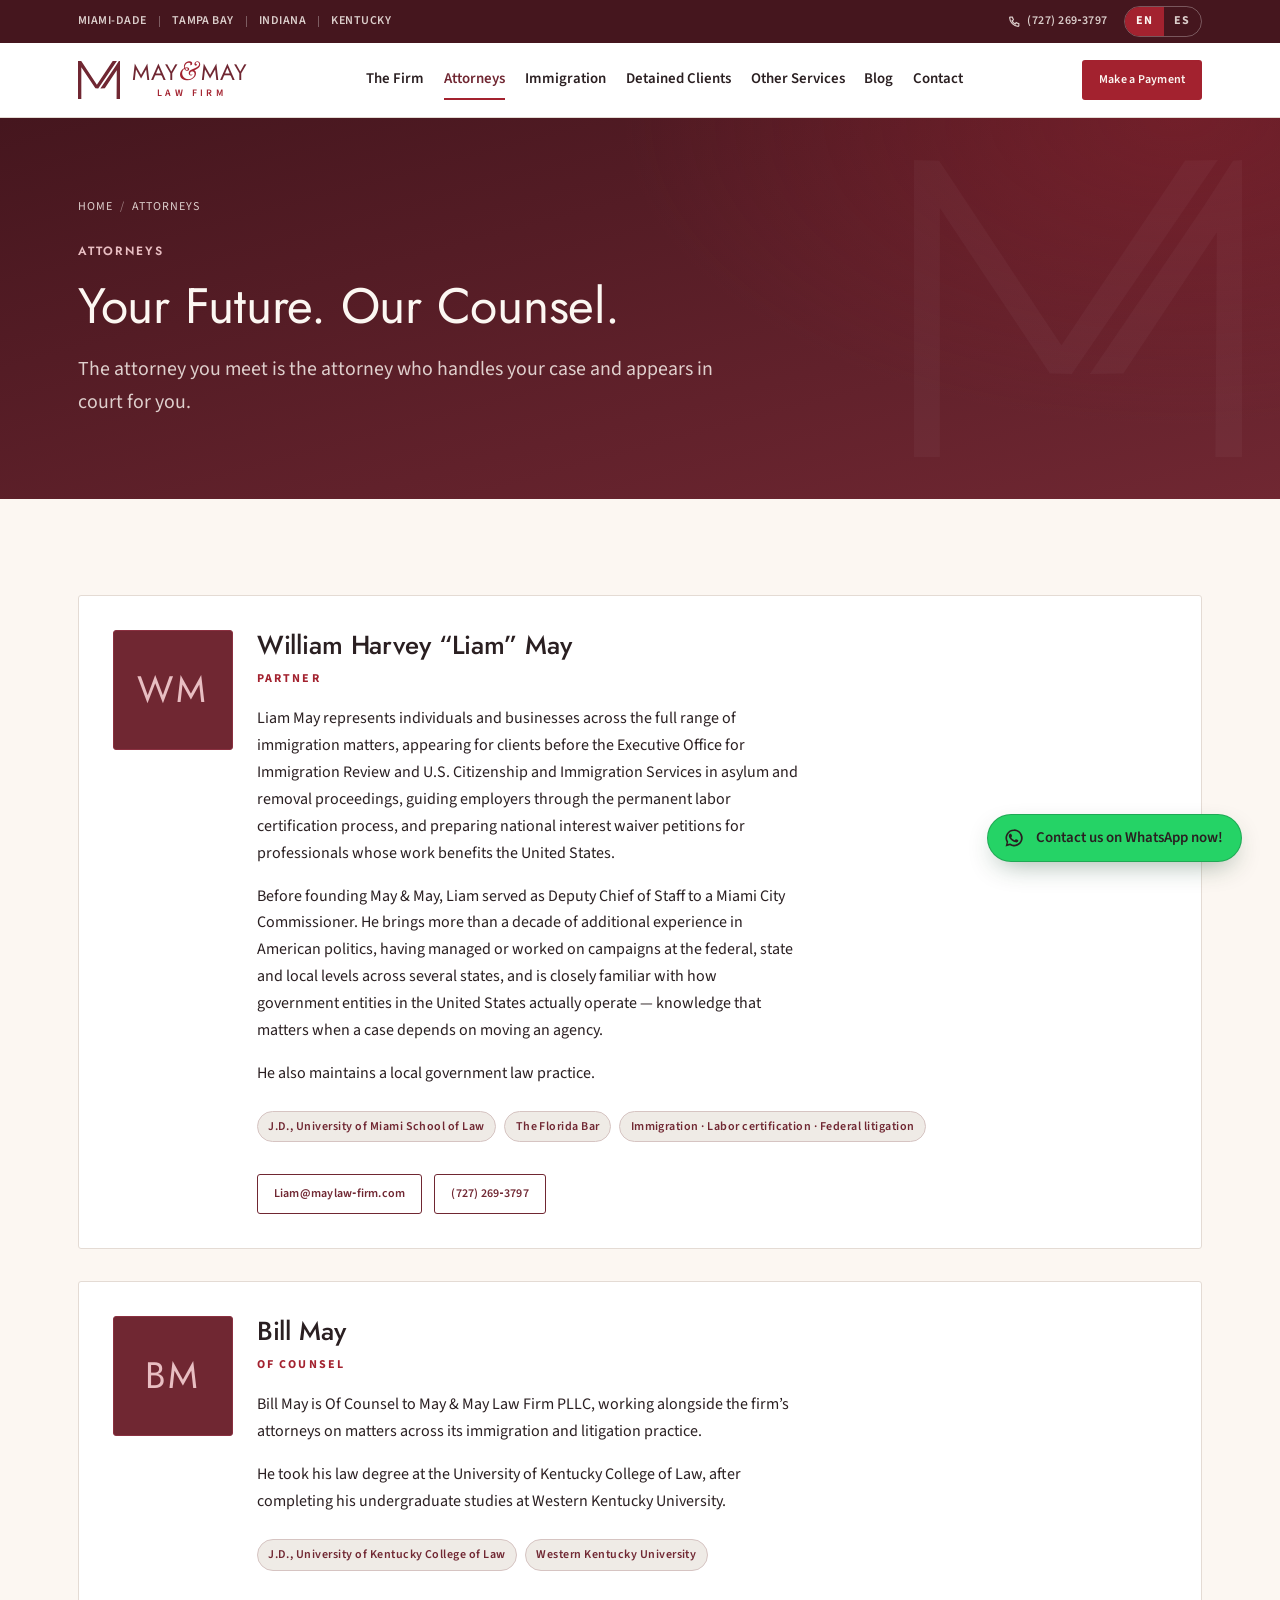
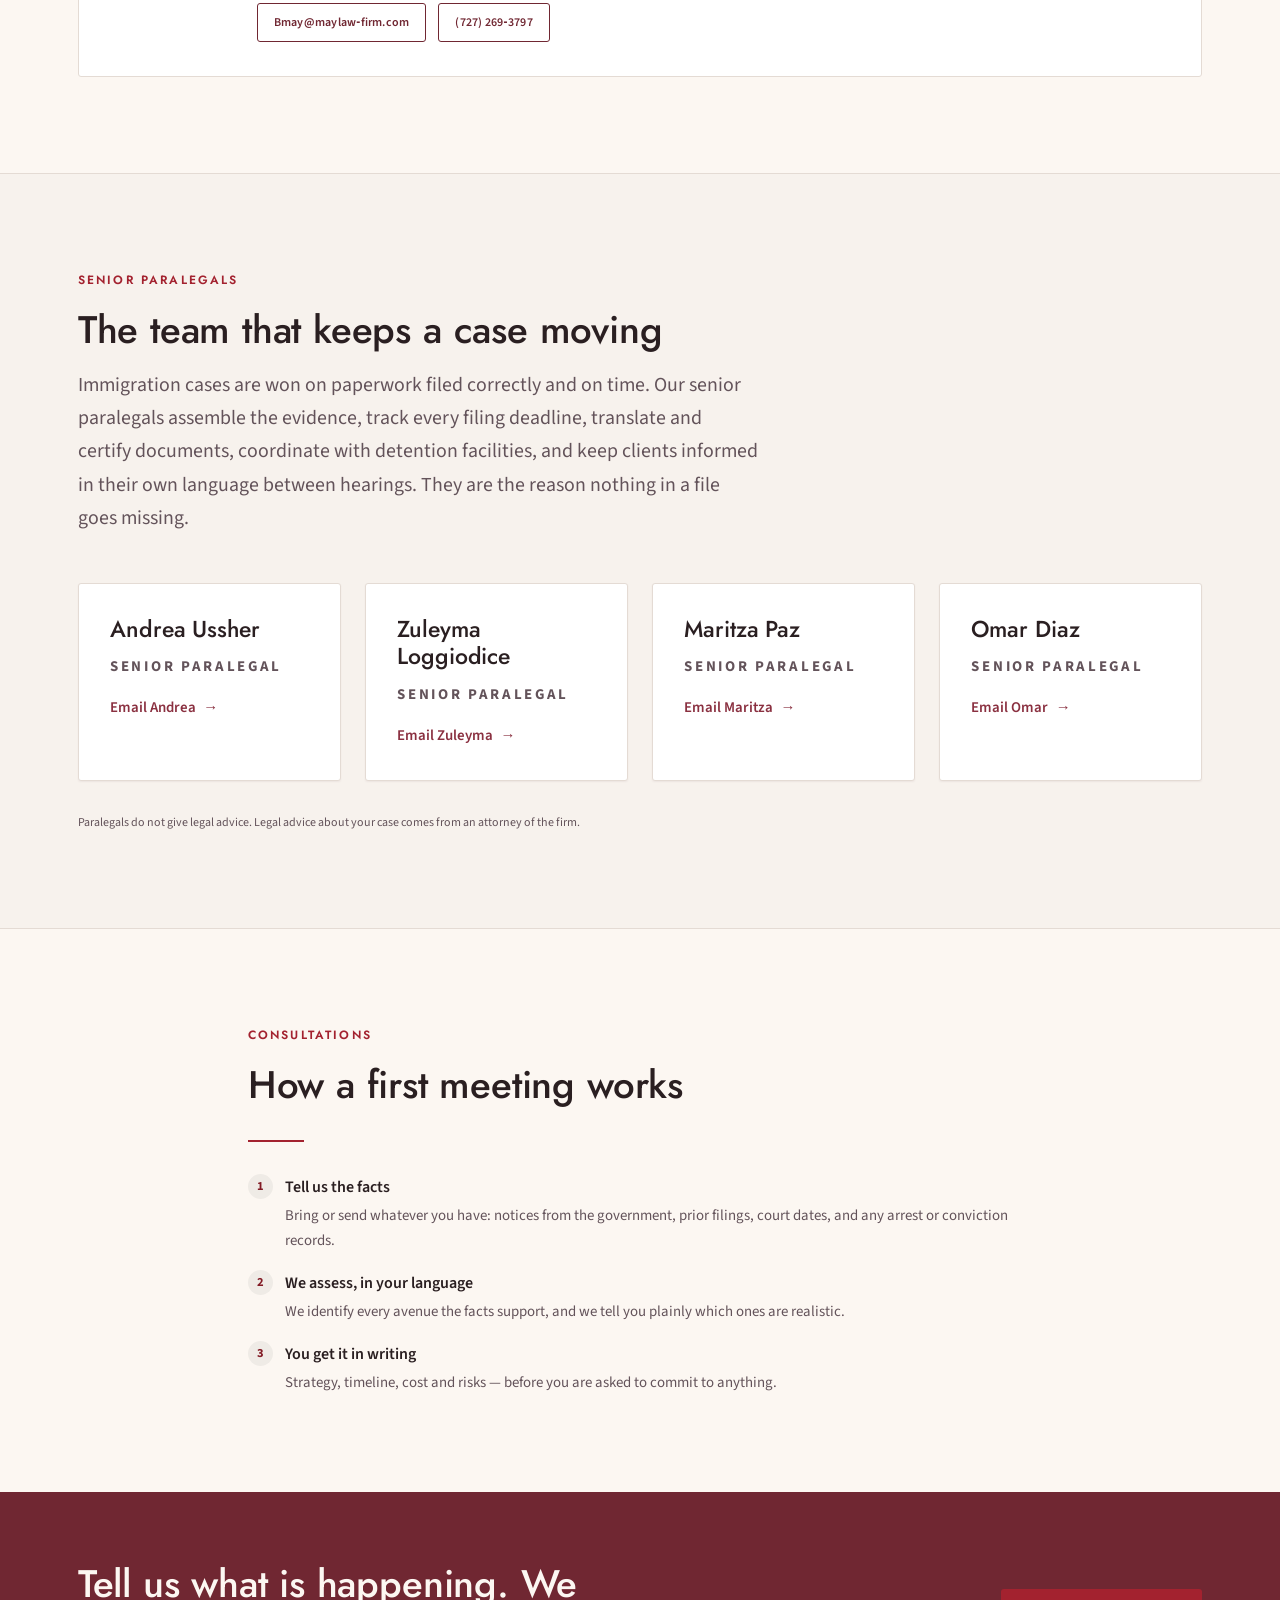
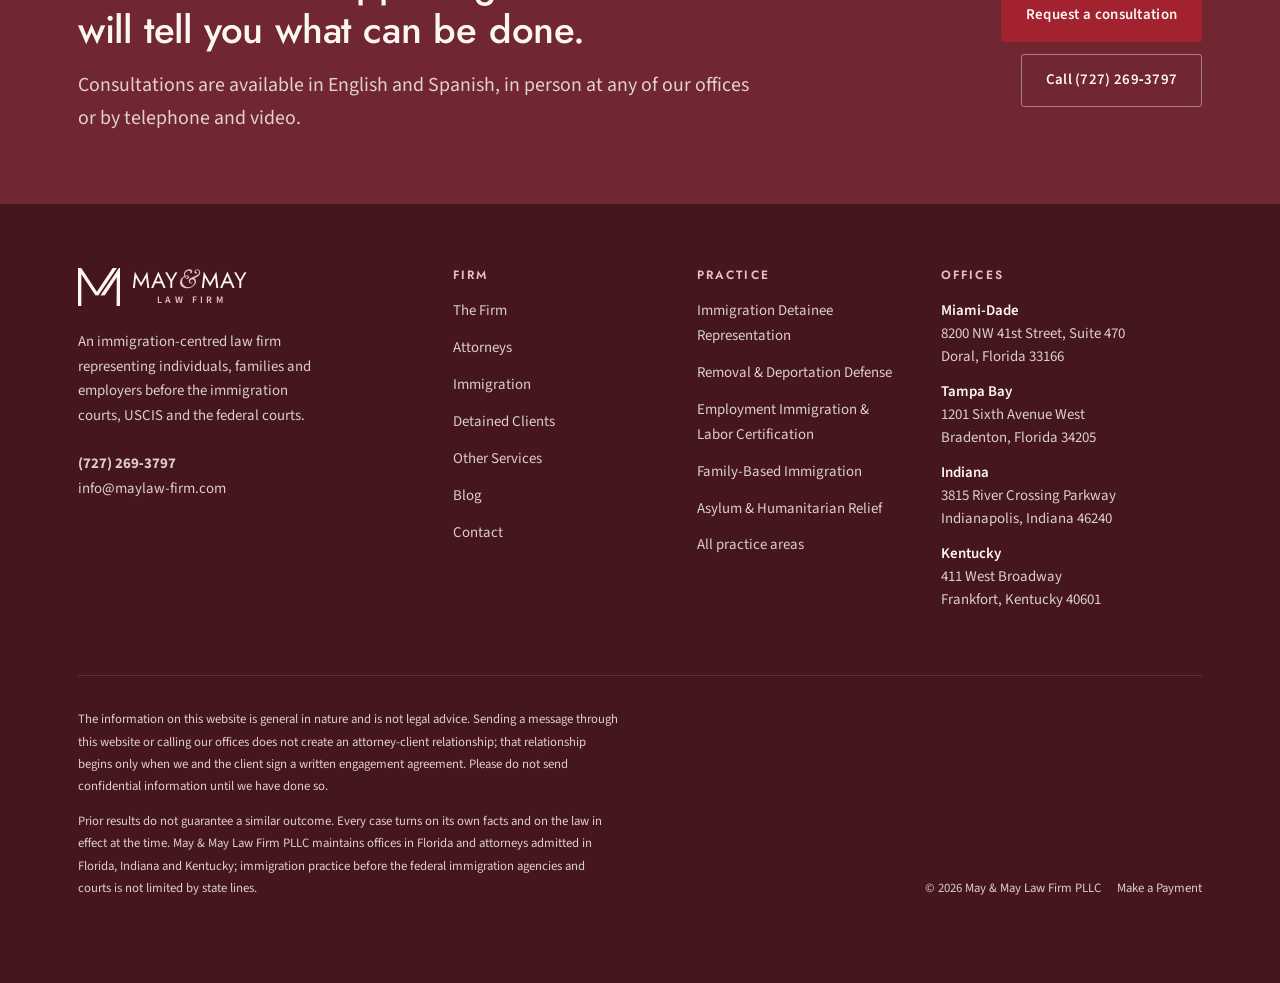
<file: attorneys.html>
<!DOCTYPE html>
<html lang="en" data-lang="en">
<head>
  <meta charset="utf-8">
  <meta name="viewport" content="width=device-width, initial-scale=1">
  <title data-title-en="Attorneys | May &amp; May Law Firm PLLC" data-title-es="Abogados | May &amp; May Law Firm PLLC">Attorneys | May &amp; May Law Firm PLLC</title>
  <meta name="description" content="Meet the attorneys of May &amp; May Law Firm PLLC. The attorney you meet is the attorney who handles your case and appears in court for you." data-content-en="Meet the attorneys of May &amp; May Law Firm PLLC. The attorney you meet is the attorney who handles your case and appears in court for you." data-content-es="Conozca a los abogados de May &amp; May Law Firm PLLC. El abogado que lo atiende es el mismo que maneja su caso y comparece en la corte por usted.">
  <meta name="theme-color" content="#702732">
  <link rel="canonical" href="https://www.mayandmay-law.com/attorneys.html">
  <link rel="icon" href="assets/img/favicon.svg" type="image/svg+xml">
  <link rel="apple-touch-icon" href="assets/img/favicon.svg">

  <meta property="og:type" content="website">
  <meta property="og:site_name" content="May &amp; May Law Firm PLLC">
  <meta property="og:title" content="Attorneys | May &amp; May Law Firm PLLC">
  <meta property="og:description" content="Meet the attorneys of May &amp; May Law Firm PLLC. The attorney you meet is the attorney who handles your case and appears in court for you.">
  <meta property="og:url" content="https://www.mayandmay-law.com/attorneys.html">
  <meta property="og:image" content="https://www.mayandmay-law.com/assets/img/logo-lockup.svg">
  <meta property="og:locale" content="en_US">
  <meta property="og:locale:alternate" content="es_US">
  <meta name="twitter:card" content="summary">

  <link rel="preload" href="assets/fonts/jost-normal-latin.woff2" as="font"
        type="font/woff2" crossorigin>
  <link rel="preload" href="assets/fonts/source-sans-3-normal-latin.woff2" as="font"
        type="font/woff2" crossorigin>
  <link rel="stylesheet" href="assets/fonts/fonts.css">
  <link rel="stylesheet" href="assets/css/brand.css">
  <link rel="stylesheet" href="assets/css/site.css">
  <script src="assets/js/site.js"></script>
  <script type="application/ld+json">
  {
    "@context": "https://schema.org",
    "@type": "LegalService",
    "name": "May & May Law Firm PLLC",
    "url": "https://www.mayandmay-law.com/",
    "telephone": "+17272693797",
    "email": "info@maylaw-firm.com",
    "slogan": "Your Future. Our Counsel.",
    "image": "https://www.mayandmay-law.com/assets/img/logo-lockup.svg",
    "priceRange": "$$",
    "availableLanguage": ["en", "es"],
    "address": {
      "@type": "PostalAddress",
      "streetAddress": "8200 NW 41st Street, Suite 470",
      "addressLocality": "Doral",
      "addressRegion": "FL",
      "postalCode": "33166",
      "addressCountry": "US"
    },
    "contactPoint": {
      "@type": "ContactPoint",
      "contactType": "customer service",
      "telephone": "+17272693797",
      "email": "info@maylaw-firm.com",
      "availableLanguage": ["English", "Spanish"],
      "contactOption": "TollFree"
    },
    "sameAs": ["https://wa.me/17272693797"],
    "areaServed": [
      { "@type": "AdministrativeArea", "name": "Miami-Dade County, Florida" },
      { "@type": "AdministrativeArea", "name": "Tampa Bay, Florida" },
      { "@type": "State", "name": "Indiana" },
      { "@type": "State", "name": "Kentucky" }
    ],
    "knowsLanguage": ["English", "Spanish"],
    "serviceType": [
      "Immigration detainee representation",
      "Immigration bond hearings",
      "Removal and deportation defense",
      "Labor certification and employment-based immigration",
      "Family-based immigration",
      "Asylum and humanitarian relief",
      "Citizenship and naturalization",
      "Federal habeas corpus litigation"
    ]
  }
  </script>
</head>
<body>
  <a class="skip-link" href="#main"><span data-l="en">Skip to main content</span><span data-l="es" lang="es">Ir al contenido principal</span></a>
  <div class="utility-bar">
    <div class="container">
      <ul class="utility-locations"><li><span data-l="en">Miami-Dade</span><span data-l="es" lang="es">Miami-Dade</span></li><li><span data-l="en">Tampa Bay</span><span data-l="es" lang="es">Tampa Bay</span></li><li><span data-l="en">Indiana</span><span data-l="es" lang="es">Indiana</span></li><li><span data-l="en">Kentucky</span><span data-l="es" lang="es">Kentucky</span></li></ul>
      <div class="utility-actions">
        <a href="tel:+17272693797">
          <svg width="13" height="13" viewBox="0 0 24 24" fill="none" stroke="currentColor"
               stroke-width="2.2" stroke-linecap="round" aria-hidden="true">
            <path d="M4 4h4l2 5-2.5 1.5a11 11 0 0 0 6 6L15 14l5 2v4a1 1 0 0 1-1 1A17 17 0 0 1 3 5a1 1 0 0 1 1-1z"/>
          </svg>
          <span>(727)&nbsp;269&#8209;3797</span>
        </a>
        <div class="lang-switch" role="group">
          <span class="visually-hidden" id="lang-label"><span data-l="en">Choose a language</span><span data-l="es" lang="es">Elija un idioma</span></span>
          <button type="button" data-set-lang="en" aria-pressed="true"
                  aria-describedby="lang-label" lang="en">EN</button>
          <button type="button" data-set-lang="es" aria-pressed="false"
                  aria-describedby="lang-label" lang="es">ES</button>
        </div>
      </div>
    </div>
  </div>
  <header class="site-header" data-stuck="false">
    <div class="container">
      <a class="brand-lockup" href="index.html">
        <img class="brand-emblem" src="assets/img/logo-mark.svg" alt=""
             width="111" height="100">
        <span class="brand-text" aria-hidden="true">
          <span class="brand-name">May<span class="brand-amp">&amp;</span>May</span>
          <span class="brand-sub">Law Firm</span>
        </span>
        <span class="visually-hidden"><span data-l="en">May &amp; May Law Firm PLLC — home</span><span data-l="es" lang="es">May &amp; May Law Firm PLLC — inicio</span></span>
      </a>

      <nav class="primary-nav" id="primary-nav" aria-label="Main navigation" data-label-en="Main navigation" data-label-es="Navegaci&#243;n principal">
        <ul>
            <li><a href="firm.html"><span data-l="en">The Firm</span><span data-l="es" lang="es">La Firma</span></a></li>
            <li><a href="attorneys.html" aria-current="page"><span data-l="en">Attorneys</span><span data-l="es" lang="es">Abogados</span></a></li>
            <li><a href="practice-areas.html"><span data-l="en">Immigration</span><span data-l="es" lang="es">Inmigración</span></a></li>
            <li><a href="detained.html"><span data-l="en">Detained Clients</span><span data-l="es" lang="es">Clientes Detenidos</span></a></li>
            <li><a href="other-services.html"><span data-l="en">Other Services</span><span data-l="es" lang="es">Otros Servicios</span></a></li>
            <li><a href="blog.html"><span data-l="en">Blog</span><span data-l="es" lang="es">Blog</span></a></li>
            <li><a href="contact.html"><span data-l="en">Contact</span><span data-l="es" lang="es">Contacto</span></a></li>
        </ul>
        <div class="nav-drawer-cta">
          <a class="btn btn-accent" href="https://secure.lawpay.com/pages/maymaylawfirmpllc/immigration-payments-spanish" target="_blank" rel="noopener"><span data-l="en">Make a Payment</span><span data-l="es" lang="es">Hacer un Pago</span></a>
          <a class="btn btn-outline" href="tel:+17272693797"><span data-l="en">Call&nbsp;(727)&nbsp;269&#8209;3797</span><span data-l="es" lang="es">Llamar&nbsp;al&nbsp;(727)&nbsp;269&#8209;3797</span></a>
        </div>
      </nav>

      <div class="header-actions">
        <a class="btn btn-accent btn-sm btn-pay" href="https://secure.lawpay.com/pages/maymaylawfirmpllc/immigration-payments-spanish" target="_blank" rel="noopener">
          <span data-l="en">Make a Payment</span><span data-l="es" lang="es">Hacer un Pago</span>
        </a>
        <button class="nav-toggle" type="button" aria-expanded="false" aria-controls="primary-nav">
          <span></span><span></span><span></span>
          <span class="visually-hidden"><span data-l="en">Open and close the menu</span><span data-l="es" lang="es">Abrir y cerrar el menú</span></span>
        </button>
      </div>
    </div>
  </header>

  <main id="main">
    <section class="page-head">
      <div class="container">
        <nav aria-label="Breadcrumb" data-label-en="Breadcrumb" data-label-es="Ruta de navegaci&#243;n">
          <ol class="breadcrumb">
            <li><a href="index.html"><span data-l="en">Home</span><span data-l="es" lang="es">Inicio</span></a></li>
            <li><span data-l="en">Attorneys</span><span data-l="es" lang="es">Abogados</span></li>
          </ol>
        </nav>
        <span class="kicker"><span data-l="en">Attorneys</span><span data-l="es" lang="es">Abogados</span></span>
        <h1 data-l="en">Your Future. Our Counsel.</h1>
<h1 data-l="es" lang="es">Su Futuro. Nuestra Asesor&#237;a.</h1>
        <p data-l="en" class="lead">The attorney you meet is the attorney who handles your case and appears in court for you.</p>
<p data-l="es" lang="es" class="lead">El abogado que lo atiende es el mismo que maneja su caso y comparece en la corte por usted.</p>
      </div>
    </section>

    <section class="section">
      <div class="container">
        <div class="grid grid-stack">

          <article class="attorney-card reveal" id="william-may">
            <div class="monogram" aria-hidden="true">WM</div>
            <div>
              <h3>William Harvey &ldquo;Liam&rdquo; May</h3>
              <p class="attorney-role"><span data-l="en">Partner</span><span data-l="es" lang="es">Socio</span></p>
              <div class="prose">
                <p data-l="en">Liam May represents individuals and businesses across the full range of immigration matters, appearing for clients before the Executive Office for Immigration Review and U.S. Citizenship and Immigration Services in asylum and removal proceedings, guiding employers through the permanent labor certification process, and preparing national interest waiver petitions for professionals whose work benefits the United States.</p>
<p data-l="es" lang="es">Liam May representa a personas y empresas en toda la gama de asuntos migratorios, compareciendo por sus clientes ante la Oficina Ejecutiva de Revisi&#243;n de Casos de Inmigraci&#243;n y el Servicio de Ciudadan&#237;a e Inmigraci&#243;n en casos de asilo y deportaci&#243;n, guiando a empleadores por el proceso de certificaci&#243;n laboral permanente, y preparando peticiones de exenci&#243;n por inter&#233;s nacional para profesionales cuyo trabajo beneficia a los Estados Unidos.</p>
                <p data-l="en">Before founding May &amp; May, Liam served as Deputy Chief of Staff to a Miami City Commissioner. He brings more than a decade of additional experience in American politics, having managed or worked on campaigns at the federal, state and local levels across several states, and is closely familiar with how government entities in the United States actually operate &mdash; knowledge that matters when a case depends on moving an agency.</p>
<p data-l="es" lang="es">Antes de fundar May &amp; May, Liam fue Subjefe de Gabinete de un Comisionado de la Ciudad de Miami. Aporta m&#225;s de una d&#233;cada de experiencia adicional en la pol&#237;tica estadounidense, habiendo dirigido o trabajado en campa&#241;as a nivel federal, estatal y local en varios estados, y conoce de cerca c&#243;mo funcionan realmente las entidades gubernamentales en los Estados Unidos &mdash; un conocimiento que importa cuando un caso depende de mover a una agencia.</p>
                <p data-l="en">He also maintains a local government law practice.</p>
<p data-l="es" lang="es">Tambi&#233;n mantiene una pr&#225;ctica de derecho de gobierno local.</p>
              </div>
              <ul class="credentials">
                <li><span data-l="en">J.D., University of Miami School of Law</span><span data-l="es" lang="es">J.D., Facultad de Derecho de la Universidad de Miami</span></li>
                <li>The Florida Bar</li>
                <li><span data-l="en">Immigration &#183; Labor certification &#183; Federal litigation</span><span data-l="es" lang="es">Inmigraci&#243;n &#183; Certificaci&#243;n laboral &#183; Litigio federal</span></li>
              </ul>
              <div class="btn-row">
                <a class="btn btn-outline btn-sm" href="mailto:Liam@maylaw-firm.com">Liam@maylaw&#8209;firm.com</a>
                <a class="btn btn-outline btn-sm" href="tel:+17272693797">(727)&nbsp;269&#8209;3797</a>
              </div>
            </div>
          </article>

          <article class="attorney-card reveal" id="bill-may">
            <div class="monogram" aria-hidden="true">BM</div>
            <div>
              <h3>Bill May</h3>
              <p class="attorney-role"><span data-l="en">Of Counsel</span><span data-l="es" lang="es">Abogado Asesor</span></p>
              <div class="prose">
                <p data-l="en">Bill May is Of Counsel to May &amp; May Law Firm PLLC, working alongside the firm&rsquo;s attorneys on matters across its immigration and litigation practice.</p>
<p data-l="es" lang="es">Bill May es Abogado Asesor (Of Counsel) de May &amp; May Law Firm PLLC, y trabaja junto a los abogados de la firma en asuntos de toda su pr&#225;ctica de inmigraci&#243;n y litigio.</p>
                <p data-l="en">He took his law degree at the University of Kentucky College of Law, after completing his undergraduate studies at Western Kentucky University.</p>
<p data-l="es" lang="es">Obtuvo su t&#237;tulo de abogado en la Facultad de Derecho de la Universidad de Kentucky, tras completar sus estudios universitarios en Western Kentucky University.</p>
              </div>
              <!-- TODO(May & May): expand this bio when you have a moment — practice
                   focus, bar admissions and years in practice are all worth adding.
                   Keep both the English and the Spanish paragraph in step. -->
              <ul class="credentials">
                <li><span data-l="en">J.D., University of Kentucky College of Law</span><span data-l="es" lang="es">J.D., Facultad de Derecho de la Universidad de Kentucky</span></li>
                <li>Western Kentucky University</li>
              </ul>
              <div class="btn-row">
                <a class="btn btn-outline btn-sm" href="mailto:Bmay@maylaw-firm.com">Bmay@maylaw&#8209;firm.com</a>
                <a class="btn btn-outline btn-sm" href="tel:+17272693797">(727)&nbsp;269&#8209;3797</a>
              </div>
            </div>
          </article>

        </div>
      </div>
    </section>

    <section class="section band-alt band-line">
      <div class="container">
        <div class="section-head">
          <span class="kicker"><span data-l="en">Senior paralegals</span><span data-l="es" lang="es">Asistentes legales s&#233;nior</span></span>
          <h2 data-l="en">The team that keeps a case moving</h2>
<h2 data-l="es" lang="es">El equipo que mantiene el caso en marcha</h2>
          <p data-l="en" class="lead mt-4">Immigration cases are won on paperwork filed correctly and on time. Our senior paralegals assemble the evidence, track every filing deadline, translate and certify documents, coordinate with detention facilities, and keep clients informed in their own language between hearings. They are the reason nothing in a file goes missing.</p>
<p data-l="es" lang="es" class="lead mt-4">Los casos de inmigraci&#243;n se ganan con documentos presentados correctamente y a tiempo. Nuestros asistentes legales s&#233;nior re&#250;nen las pruebas, controlan cada plazo de presentaci&#243;n, traducen y certifican documentos, coordinan con los centros de detenci&#243;n y mantienen informados a los clientes en su propio idioma entre audiencias. Son la raz&#243;n por la que nada se pierde en un expediente.</p>
        </div>
        <div class="grid grid-team">
          <div class="value-card reveal">
            <h3>Andrea Ussher</h3>
            <p class="attorney-role"><span data-l="en">Senior Paralegal</span><span data-l="es" lang="es">Asistente Legal S&#233;nior</span></p>
            <p><a class="link-arrow" href="mailto:Andrea@maylaw-firm.com"><span data-l="en">Email Andrea</span><span data-l="es" lang="es">Escribir a Andrea</span></a></p>
          </div>
          <div class="value-card reveal">
            <h3>Zuleyma Loggiodice</h3>
            <p class="attorney-role"><span data-l="en">Senior Paralegal</span><span data-l="es" lang="es">Asistente Legal S&#233;nior</span></p>
            <p><a class="link-arrow" href="mailto:Zuleyma@maylaw-firm.com"><span data-l="en">Email Zuleyma</span><span data-l="es" lang="es">Escribir a Zuleyma</span></a></p>
          </div>
          <div class="value-card reveal">
            <h3>Maritza Paz</h3>
            <p class="attorney-role"><span data-l="en">Senior Paralegal</span><span data-l="es" lang="es">Asistente Legal S&#233;nior</span></p>
            <p><a class="link-arrow" href="mailto:Maritza@maylaw-firm.com"><span data-l="en">Email Maritza</span><span data-l="es" lang="es">Escribir a Maritza</span></a></p>
          </div>
          <div class="value-card reveal">
            <h3>Omar Diaz</h3>
            <p class="attorney-role"><span data-l="en">Senior Paralegal</span><span data-l="es" lang="es">Asistente Legal S&#233;nior</span></p>
            <p><a class="link-arrow" href="mailto:Omar@maylaw-firm.com"><span data-l="en">Email Omar</span><span data-l="es" lang="es">Escribir a Omar</span></a></p>
          </div>
        </div>
        <p data-l="en" class="field-note mt-6">Paralegals do not give legal advice. Legal advice about your case comes from an attorney of the firm.</p>
<p data-l="es" lang="es" class="field-note mt-6">Los asistentes legales no brindan asesor&#237;a legal. La asesor&#237;a legal sobre su caso proviene de un abogado de la firma.</p>
      </div>
    </section>

    <section class="section">
      <div class="container container-narrow">
        <span class="kicker"><span data-l="en">Consultations</span><span data-l="es" lang="es">Consultas</span></span>
        <h2 data-l="en">How a first meeting works</h2>
<h2 data-l="es" lang="es">C&#243;mo funciona la primera reuni&#243;n</h2>
        <hr class="rule mt-6">
        <ul class="checklist mt-6">
          <li><span>1</span><div><strong><span data-l="en">Tell us the facts</span><span data-l="es" lang="es">Cu&#233;ntenos los hechos</span></strong>
            <p><span data-l="en">Bring or send whatever you have: notices from the government, prior filings, court dates, and any arrest or conviction records.</span><span data-l="es" lang="es">Traiga o env&#237;e lo que tenga: avisos del gobierno, presentaciones anteriores, fechas de corte y cualquier registro de arresto o condena.</span></p></div></li>
          <li><span>2</span><div><strong><span data-l="en">We assess, in your language</span><span data-l="es" lang="es">Evaluamos, en su idioma</span></strong>
            <p><span data-l="en">We identify every avenue the facts support, and we tell you plainly which ones are realistic.</span><span data-l="es" lang="es">Identificamos cada v&#237;a que los hechos permitan y le decimos con claridad cu&#225;les son realistas.</span></p></div></li>
          <li><span>3</span><div><strong><span data-l="en">You get it in writing</span><span data-l="es" lang="es">Lo recibe por escrito</span></strong>
            <p><span data-l="en">Strategy, timeline, cost and risks &mdash; before you are asked to commit to anything.</span><span data-l="es" lang="es">Estrategia, plazos, costo y riesgos &mdash; antes de que se le pida comprometerse a nada.</span></p></div></li>
        </ul>
      </div>
    </section>
  </main>

  <section class="cta-band">
    <div class="container">
      <div>
        <h2 data-l="en">Tell us what is happening. We will tell you what can be done.</h2>
<h2 data-l="es" lang="es">Cuéntenos qué está pasando. Le diremos qué se puede hacer.</h2>
        <p data-l="en" class="lead mt-4">Consultations are available in English and Spanish, in person at any of our offices or by telephone and video.</p>
<p data-l="es" lang="es" class="lead mt-4">Las consultas están disponibles en inglés y español, en persona en cualquiera de nuestras oficinas o por teléfono y video.</p>
      </div>
      <div class="btn-row">
        <a class="btn btn-accent" href="contact.html"><span data-l="en">Request a consultation</span><span data-l="es" lang="es">Solicitar una consulta</span></a>
        <a class="btn btn-ghost-invert" href="tel:+17272693797"><span data-l="en">Call&nbsp;(727)&nbsp;269&#8209;3797</span><span data-l="es" lang="es">Llamar&nbsp;al&nbsp;(727)&nbsp;269&#8209;3797</span></a>
      </div>
    </div>
  </section>
  <footer class="site-footer">
    <div class="container">
      <div class="footer-main">
        <div class="footer-brand">
          <span class="brand-lockup is-invert">
            <img class="brand-emblem" src="assets/img/logo-mark-invert.svg" alt=""
                 width="111" height="100">
            <span class="brand-text" aria-hidden="true">
              <span class="brand-name">May<span class="brand-amp">&amp;</span>May</span>
              <span class="brand-sub">Law Firm</span>
            </span>
          </span>
          <p class="visually-hidden">May &amp; May Law Firm PLLC</p>
          <p data-l="en">An immigration-centred law firm representing individuals, families and employers before the immigration courts, USCIS and the federal courts.</p>
<p data-l="es" lang="es">Una firma de abogados centrada en inmigración que representa a personas, familias y empleadores ante las cortes de inmigración, USCIS y las cortes federales.</p>
          <p class="mt-5">
            <a href="tel:+17272693797"><strong>(727)&nbsp;269&#8209;3797</strong></a><br>
            <a href="mailto:info@maylaw-firm.com">info@maylaw-firm.com</a>
          </p>
        </div>

        <div>
          <h2><span data-l="en">Firm</span><span data-l="es" lang="es">La Firma</span></h2>
          <ul>
            <li><a href="firm.html"><span data-l="en">The Firm</span><span data-l="es" lang="es">La Firma</span></a></li>
            <li><a href="attorneys.html"><span data-l="en">Attorneys</span><span data-l="es" lang="es">Abogados</span></a></li>
            <li><a href="practice-areas.html"><span data-l="en">Immigration</span><span data-l="es" lang="es">Inmigración</span></a></li>
            <li><a href="detained.html"><span data-l="en">Detained Clients</span><span data-l="es" lang="es">Clientes Detenidos</span></a></li>
            <li><a href="other-services.html"><span data-l="en">Other Services</span><span data-l="es" lang="es">Otros Servicios</span></a></li>
            <li><a href="blog.html"><span data-l="en">Blog</span><span data-l="es" lang="es">Blog</span></a></li>
            <li><a href="contact.html"><span data-l="en">Contact</span><span data-l="es" lang="es">Contacto</span></a></li>
          </ul>
        </div>

        <div>
          <h2><span data-l="en">Practice</span><span data-l="es" lang="es">Práctica</span></h2>
          <ul>
            <li><a href="practice-areas.html#detainee-representation"><span data-l="en">Immigration Detainee Representation</span><span data-l="es" lang="es">Representación de Detenidos de Inmigración</span></a></li>
            <li><a href="practice-areas.html#removal-defense"><span data-l="en">Removal &amp; Deportation Defense</span><span data-l="es" lang="es">Defensa contra la Deportación</span></a></li>
            <li><a href="practice-areas.html#employment-immigration"><span data-l="en">Employment Immigration &amp; Labor Certification</span><span data-l="es" lang="es">Inmigración por Empleo y Certificación Laboral</span></a></li>
            <li><a href="practice-areas.html#family-immigration"><span data-l="en">Family-Based Immigration</span><span data-l="es" lang="es">Inmigración Familiar</span></a></li>
            <li><a href="practice-areas.html#asylum-humanitarian"><span data-l="en">Asylum &amp; Humanitarian Relief</span><span data-l="es" lang="es">Asilo y Alivio Humanitario</span></a></li>
            <li><a href="practice-areas.html"><span data-l="en">All practice areas</span><span data-l="es" lang="es">Todas las áreas de práctica</span></a></li>
          </ul>
        </div>

        <div>
          <h2><span data-l="en">Offices</span><span data-l="es" lang="es">Oficinas</span></h2>
          <ul class="footer-offices">
            <li><strong><span data-l="en">Miami-Dade</span><span data-l="es" lang="es">Miami-Dade</span></strong>8200 NW 41st Street, Suite 470<br>Doral, Florida 33166</li>
            <li><strong><span data-l="en">Tampa Bay</span><span data-l="es" lang="es">Tampa Bay</span></strong>1201 Sixth Avenue West<br>Bradenton, Florida 34205</li>
            <li><strong><span data-l="en">Indiana</span><span data-l="es" lang="es">Indiana</span></strong>3815 River Crossing Parkway<br>Indianapolis, Indiana 46240</li>
            <li><strong><span data-l="en">Kentucky</span><span data-l="es" lang="es">Kentucky</span></strong>411 West Broadway<br>Frankfort, Kentucky 40601</li>
          </ul>
        </div>
      </div>

      <div class="footer-bottom">
        <div class="footer-legal">
          <p data-l="en">The information on this website is general in nature and is not legal advice. Sending a message through this website or calling our offices does not create an attorney-client relationship; that relationship begins only when we and the client sign a written engagement agreement. Please do not send confidential information until we have done so.</p>
<p data-l="es" lang="es">La información de este sitio web es de carácter general y no constituye asesoría legal. Enviar un mensaje por este sitio o llamar a nuestras oficinas no crea una relación abogado-cliente; esa relación comienza únicamente cuando el cliente y la firma firman un acuerdo de representación por escrito. Por favor, no envíe información confidencial antes de ese momento.</p>
          <p data-l="en">Prior results do not guarantee a similar outcome. Every case turns on its own facts and on the law in effect at the time. May &amp; May Law Firm PLLC maintains offices in Florida and attorneys admitted in Florida, Indiana and Kentucky; immigration practice before the federal immigration agencies and courts is not limited by state lines.</p>
<p data-l="es" lang="es">Los resultados anteriores no garantizan un resultado similar. Cada caso depende de sus propios hechos y de la ley vigente en ese momento. May &amp; May Law Firm PLLC mantiene oficinas en Florida y abogados admitidos en Florida, Indiana y Kentucky; la práctica de inmigración ante las agencias y cortes federales de inmigración no está limitada por fronteras estatales.</p>
        </div>
        <div class="footer-meta">
          <span>&copy; <span data-year>2026</span> May &amp; May Law Firm PLLC</span>
          <a href="https://secure.lawpay.com/pages/maymaylawfirmpllc/immigration-payments-spanish" target="_blank" rel="noopener"><span data-l="en">Make a Payment</span><span data-l="es" lang="es">Hacer un Pago</span></a>
        </div>
      </div>
    </div>
  </footer>
  <a class="whatsapp-bubble" href="https://wa.me/17272693797" target="_blank" rel="noopener"
     aria-label="Contact us on WhatsApp now — opens WhatsApp in a new tab" data-label-en="Contact us on WhatsApp now — opens WhatsApp in a new tab" data-label-es="Cont&#225;ctenos por WhatsApp ahora &mdash; abre WhatsApp en una pesta&#241;a nueva">
    <svg class="whatsapp-bubble-icon" viewBox="0 0 32 32" aria-hidden="true" focusable="false">
      <path d="M16.03 4.5A11.4 11.4 0 0 0 6.2 21.66L4.8 27.2l5.7-1.44a11.4 11.4 0 1 0 5.53-21.26zm0 2.28a9.12 9.12 0 0 1 4.5 17.05 9.12 9.12 0 0 1-9.36-.36l-.42-.26-3.24.82.82-3.16-.28-.44a9.12 9.12 0 0 1 7.98-13.65z"/>
      <path d="M12.28 10.7c-.24-.53-.48-.5-.7-.51h-.6c-.2 0-.55.08-.83.4-.29.31-1.1 1.07-1.1 2.6s1.13 3.02 1.28 3.23c.16.2 2.17 3.47 5.34 4.73 2.63 1.04 3.16.84 3.74.78.57-.05 1.85-.75 2.11-1.49.26-.73.26-1.36.19-1.49-.08-.13-.29-.2-.6-.36-.31-.16-1.85-.91-2.13-1.02-.29-.1-.5-.16-.71.16-.21.31-.83 1.02-1 1.23-.18.2-.35.24-.65.08-.31-.16-1.31-.48-2.5-1.54-.92-.82-1.54-1.83-1.72-2.14-.18-.32-.02-.49.13-.65.14-.15.35-.4.52-.6.17-.2.23-.34.34-.55.11-.2.05-.39-.03-.55-.08-.16-.71-1.7-.98-2.32z"/>
    </svg>
    <span class="whatsapp-bubble-text"><span data-l="en">Contact us on WhatsApp now!</span><span data-l="es" lang="es">&#161;Cont&#225;ctenos por WhatsApp ahora!</span></span>
  </a>
</body>
</html>
</file>
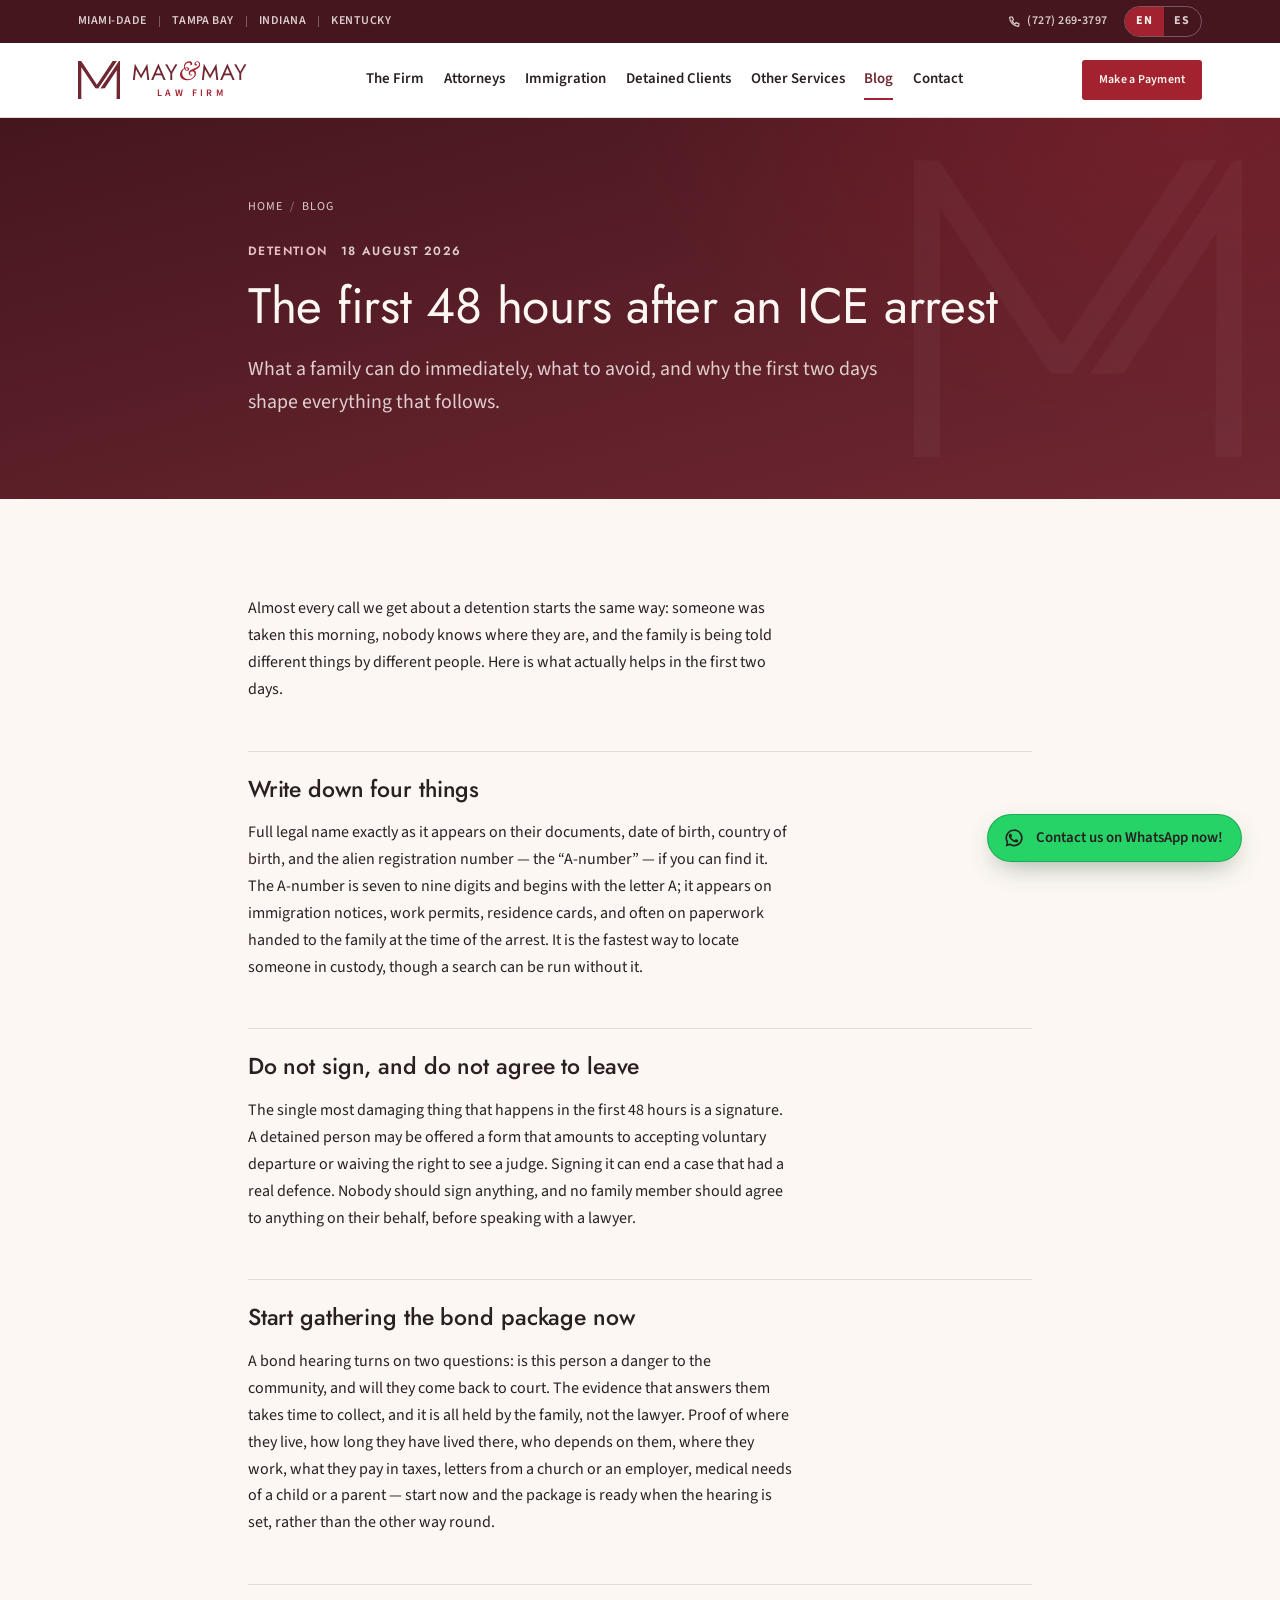
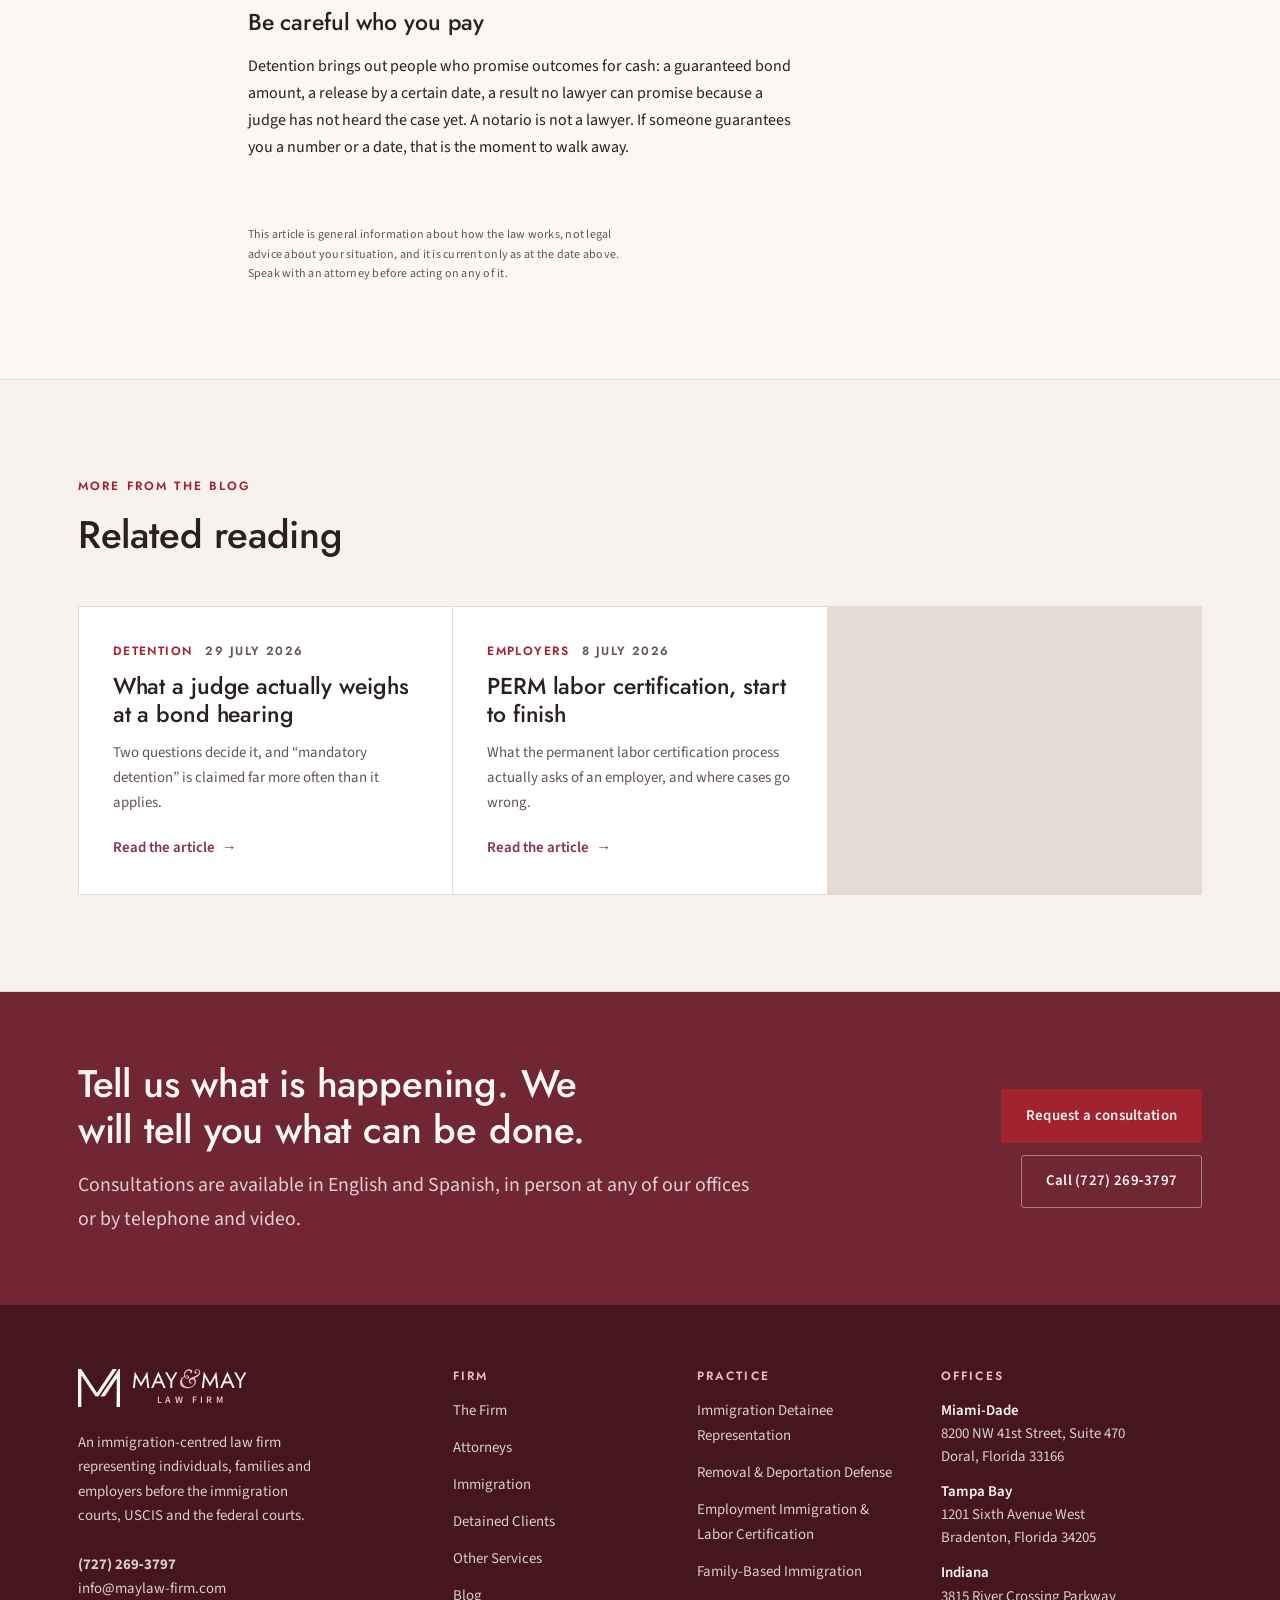
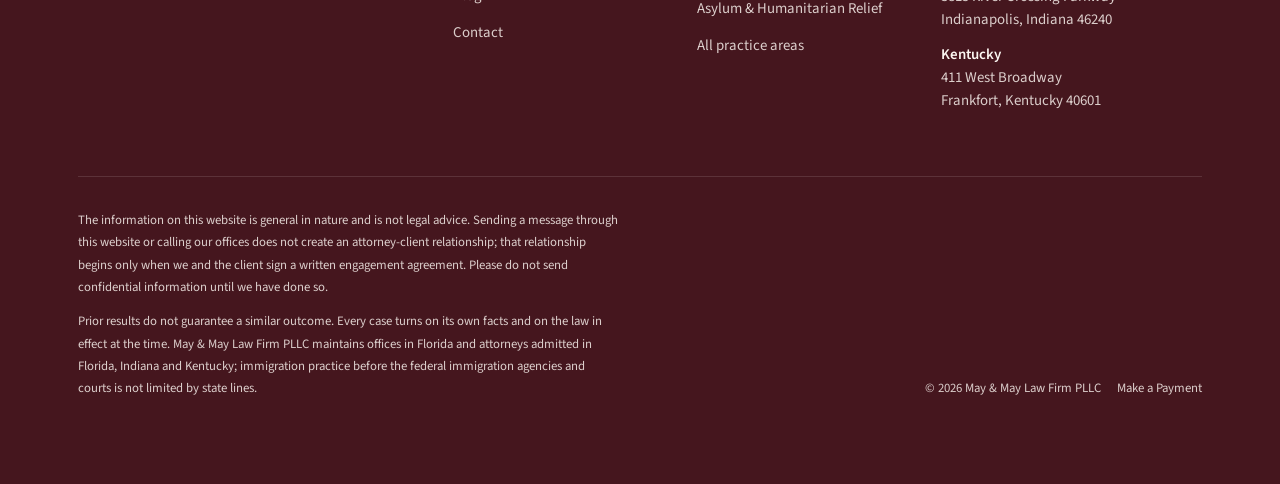
<file: blog-ice-arrest-first-48-hours.html>
<!DOCTYPE html>
<html lang="en" data-lang="en">
<head>
  <meta charset="utf-8">
  <meta name="viewport" content="width=device-width, initial-scale=1">
  <title data-title-en="The first 48 hours after an ICE arrest | May &amp; May" data-title-es="Las primeras 48 horas después de un arresto de ICE | May &amp; May">The first 48 hours after an ICE arrest | May &amp; May</title>
  <meta name="description" content="What a family can do immediately, what to avoid, and why the first two days shape everything that follows." data-content-en="What a family can do immediately, what to avoid, and why the first two days shape everything that follows." data-content-es="Qué puede hacer una familia de inmediato, qué evitar, y por qué los primeros dos días determinan todo lo que sigue.">
  <meta name="theme-color" content="#702732">
  <link rel="canonical" href="https://www.mayandmay-law.com/blog-ice-arrest-first-48-hours.html">
  <link rel="icon" href="assets/img/favicon.svg" type="image/svg+xml">
  <link rel="apple-touch-icon" href="assets/img/favicon.svg">

  <meta property="og:type" content="website">
  <meta property="og:site_name" content="May &amp; May Law Firm PLLC">
  <meta property="og:title" content="The first 48 hours after an ICE arrest | May &amp; May">
  <meta property="og:description" content="What a family can do immediately, what to avoid, and why the first two days shape everything that follows.">
  <meta property="og:url" content="https://www.mayandmay-law.com/blog-ice-arrest-first-48-hours.html">
  <meta property="og:image" content="https://www.mayandmay-law.com/assets/img/logo-lockup.svg">
  <meta property="og:locale" content="en_US">
  <meta property="og:locale:alternate" content="es_US">
  <meta name="twitter:card" content="summary">

  <link rel="preload" href="assets/fonts/jost-normal-latin.woff2" as="font"
        type="font/woff2" crossorigin>
  <link rel="preload" href="assets/fonts/source-sans-3-normal-latin.woff2" as="font"
        type="font/woff2" crossorigin>
  <link rel="stylesheet" href="assets/fonts/fonts.css">
  <link rel="stylesheet" href="assets/css/brand.css">
  <link rel="stylesheet" href="assets/css/site.css">
  <script src="assets/js/site.js"></script>
  <script type="application/ld+json">
  {
    "@context": "https://schema.org",
    "@type": "LegalService",
    "name": "May & May Law Firm PLLC",
    "url": "https://www.mayandmay-law.com/",
    "telephone": "+17272693797",
    "email": "info@maylaw-firm.com",
    "slogan": "Your Future. Our Counsel.",
    "image": "https://www.mayandmay-law.com/assets/img/logo-lockup.svg",
    "priceRange": "$$",
    "availableLanguage": ["en", "es"],
    "address": {
      "@type": "PostalAddress",
      "streetAddress": "8200 NW 41st Street, Suite 470",
      "addressLocality": "Doral",
      "addressRegion": "FL",
      "postalCode": "33166",
      "addressCountry": "US"
    },
    "contactPoint": {
      "@type": "ContactPoint",
      "contactType": "customer service",
      "telephone": "+17272693797",
      "email": "info@maylaw-firm.com",
      "availableLanguage": ["English", "Spanish"],
      "contactOption": "TollFree"
    },
    "sameAs": ["https://wa.me/17272693797"],
    "areaServed": [
      { "@type": "AdministrativeArea", "name": "Miami-Dade County, Florida" },
      { "@type": "AdministrativeArea", "name": "Tampa Bay, Florida" },
      { "@type": "State", "name": "Indiana" },
      { "@type": "State", "name": "Kentucky" }
    ],
    "knowsLanguage": ["English", "Spanish"],
    "serviceType": [
      "Immigration detainee representation",
      "Immigration bond hearings",
      "Removal and deportation defense",
      "Labor certification and employment-based immigration",
      "Family-based immigration",
      "Asylum and humanitarian relief",
      "Citizenship and naturalization",
      "Federal habeas corpus litigation"
    ]
  }
  </script>
</head>
<body>
  <a class="skip-link" href="#main"><span data-l="en">Skip to main content</span><span data-l="es" lang="es">Ir al contenido principal</span></a>
  <div class="utility-bar">
    <div class="container">
      <ul class="utility-locations"><li><span data-l="en">Miami-Dade</span><span data-l="es" lang="es">Miami-Dade</span></li><li><span data-l="en">Tampa Bay</span><span data-l="es" lang="es">Tampa Bay</span></li><li><span data-l="en">Indiana</span><span data-l="es" lang="es">Indiana</span></li><li><span data-l="en">Kentucky</span><span data-l="es" lang="es">Kentucky</span></li></ul>
      <div class="utility-actions">
        <a href="tel:+17272693797">
          <svg width="13" height="13" viewBox="0 0 24 24" fill="none" stroke="currentColor"
               stroke-width="2.2" stroke-linecap="round" aria-hidden="true">
            <path d="M4 4h4l2 5-2.5 1.5a11 11 0 0 0 6 6L15 14l5 2v4a1 1 0 0 1-1 1A17 17 0 0 1 3 5a1 1 0 0 1 1-1z"/>
          </svg>
          <span>(727)&nbsp;269&#8209;3797</span>
        </a>
        <div class="lang-switch" role="group">
          <span class="visually-hidden" id="lang-label"><span data-l="en">Choose a language</span><span data-l="es" lang="es">Elija un idioma</span></span>
          <button type="button" data-set-lang="en" aria-pressed="true"
                  aria-describedby="lang-label" lang="en">EN</button>
          <button type="button" data-set-lang="es" aria-pressed="false"
                  aria-describedby="lang-label" lang="es">ES</button>
        </div>
      </div>
    </div>
  </div>
  <header class="site-header" data-stuck="false">
    <div class="container">
      <a class="brand-lockup" href="index.html">
        <img class="brand-emblem" src="assets/img/logo-mark.svg" alt=""
             width="111" height="100">
        <span class="brand-text" aria-hidden="true">
          <span class="brand-name">May<span class="brand-amp">&amp;</span>May</span>
          <span class="brand-sub">Law Firm</span>
        </span>
        <span class="visually-hidden"><span data-l="en">May &amp; May Law Firm PLLC — home</span><span data-l="es" lang="es">May &amp; May Law Firm PLLC — inicio</span></span>
      </a>

      <nav class="primary-nav" id="primary-nav" aria-label="Main navigation" data-label-en="Main navigation" data-label-es="Navegaci&#243;n principal">
        <ul>
            <li><a href="firm.html"><span data-l="en">The Firm</span><span data-l="es" lang="es">La Firma</span></a></li>
            <li><a href="attorneys.html"><span data-l="en">Attorneys</span><span data-l="es" lang="es">Abogados</span></a></li>
            <li><a href="practice-areas.html"><span data-l="en">Immigration</span><span data-l="es" lang="es">Inmigración</span></a></li>
            <li><a href="detained.html"><span data-l="en">Detained Clients</span><span data-l="es" lang="es">Clientes Detenidos</span></a></li>
            <li><a href="other-services.html"><span data-l="en">Other Services</span><span data-l="es" lang="es">Otros Servicios</span></a></li>
            <li><a href="blog.html" aria-current="page"><span data-l="en">Blog</span><span data-l="es" lang="es">Blog</span></a></li>
            <li><a href="contact.html"><span data-l="en">Contact</span><span data-l="es" lang="es">Contacto</span></a></li>
        </ul>
        <div class="nav-drawer-cta">
          <a class="btn btn-accent" href="https://secure.lawpay.com/pages/maymaylawfirmpllc/immigration-payments-spanish" target="_blank" rel="noopener"><span data-l="en">Make a Payment</span><span data-l="es" lang="es">Hacer un Pago</span></a>
          <a class="btn btn-outline" href="tel:+17272693797"><span data-l="en">Call&nbsp;(727)&nbsp;269&#8209;3797</span><span data-l="es" lang="es">Llamar&nbsp;al&nbsp;(727)&nbsp;269&#8209;3797</span></a>
        </div>
      </nav>

      <div class="header-actions">
        <a class="btn btn-accent btn-sm btn-pay" href="https://secure.lawpay.com/pages/maymaylawfirmpllc/immigration-payments-spanish" target="_blank" rel="noopener">
          <span data-l="en">Make a Payment</span><span data-l="es" lang="es">Hacer un Pago</span>
        </a>
        <button class="nav-toggle" type="button" aria-expanded="false" aria-controls="primary-nav">
          <span></span><span></span><span></span>
          <span class="visually-hidden"><span data-l="en">Open and close the menu</span><span data-l="es" lang="es">Abrir y cerrar el menú</span></span>
        </button>
      </div>
    </div>
  </header>

  <main id="main">
    <section class="page-head">
      <div class="container container-narrow">
        <nav aria-label="Breadcrumb" data-label-en="Breadcrumb" data-label-es="Ruta de navegaci&#243;n">
          <ol class="breadcrumb">
            <li><a href="index.html"><span data-l="en">Home</span><span data-l="es" lang="es">Inicio</span></a></li>
            <li><a href="blog.html">Blog</a></li>
          </ol>
        </nav>
        <p class="post-meta is-invert">
          <span class="post-cat"><span data-l="en">Detention</span><span data-l="es" lang="es">Detenci&#243;n</span></span>
          <time datetime="2026-08-18"><span data-l="en">18 August 2026</span><span data-l="es" lang="es">18 de agosto de 2026</span></time>
        </p>
        <h1 data-l="en">The first 48 hours after an ICE arrest</h1>
<h1 data-l="es" lang="es">Las primeras 48 horas despu&#233;s de un arresto de ICE</h1>
        <p data-l="en" class="lead">What a family can do immediately, what to avoid, and why the first two days shape everything that follows.</p>
<p data-l="es" lang="es" class="lead">Qu&#233; puede hacer una familia de inmediato, qu&#233; evitar, y por qu&#233; los primeros dos d&#237;as determinan todo lo que sigue.</p>
      </div>
    </section>

    <article class="section">
      <div class="container container-narrow post-body prose">
        <p data-l="en">Almost every call we get about a detention starts the same way: someone was taken this morning, nobody knows where they are, and the family is being told different things by different people. Here is what actually helps in the first two days.</p>
<p data-l="es" lang="es">Casi todas las llamadas que recibimos sobre una detenci&#243;n empiezan igual: se llevaron a alguien esta ma&#241;ana, nadie sabe d&#243;nde est&#225;, y distintas personas le dicen cosas distintas a la familia. Esto es lo que realmente ayuda en los primeros dos d&#237;as.</p>
        <h3><span data-l="en">Write down four things</span><span data-l="es" lang="es">Escriba cuatro cosas</span></h3>
        <p data-l="en">Full legal name exactly as it appears on their documents, date of birth, country of birth, and the alien registration number &mdash; the &ldquo;A-number&rdquo; &mdash; if you can find it. The A-number is seven to nine digits and begins with the letter A; it appears on immigration notices, work permits, residence cards, and often on paperwork handed to the family at the time of the arrest. It is the fastest way to locate someone in custody, though a search can be run without it.</p>
<p data-l="es" lang="es">El nombre legal completo tal como aparece en sus documentos, la fecha de nacimiento, el pa&#237;s de nacimiento y el n&#250;mero de registro de extranjero &mdash; el &laquo;n&#250;mero A&raquo; &mdash; si logra encontrarlo. El n&#250;mero A tiene entre siete y nueve d&#237;gitos y empieza con la letra A; aparece en los avisos de inmigraci&#243;n, permisos de trabajo, tarjetas de residencia y, a menudo, en los documentos entregados a la familia al momento del arresto. Es la forma m&#225;s r&#225;pida de localizar a una persona detenida, aunque la b&#250;squeda puede hacerse sin &#233;l.</p>
        <h3><span data-l="en">Do not sign, and do not agree to leave</span><span data-l="es" lang="es">No firme, y no acepte irse</span></h3>
        <p data-l="en">The single most damaging thing that happens in the first 48 hours is a signature. A detained person may be offered a form that amounts to accepting voluntary departure or waiving the right to see a judge. Signing it can end a case that had a real defence. Nobody should sign anything, and no family member should agree to anything on their behalf, before speaking with a lawyer.</p>
<p data-l="es" lang="es">Lo m&#225;s da&#241;ino que ocurre en las primeras 48 horas es una firma. A una persona detenida pueden ofrecerle un formulario que equivale a aceptar la salida voluntaria o a renunciar al derecho de ver a un juez. Firmarlo puede terminar un caso que ten&#237;a una defensa real. Nadie debe firmar nada, y ning&#250;n familiar debe aceptar nada en su nombre, antes de hablar con un abogado.</p>
        <h3><span data-l="en">Start gathering the bond package now</span><span data-l="es" lang="es">Empiece a reunir el expediente de fianza ya</span></h3>
        <p data-l="en">A bond hearing turns on two questions: is this person a danger to the community, and will they come back to court. The evidence that answers them takes time to collect, and it is all held by the family, not the lawyer. Proof of where they live, how long they have lived there, who depends on them, where they work, what they pay in taxes, letters from a church or an employer, medical needs of a child or a parent &mdash; start now and the package is ready when the hearing is set, rather than the other way round.</p>
<p data-l="es" lang="es">Una audiencia de fianza gira en torno a dos preguntas: &#191;representa esta persona un peligro para la comunidad y volver&#225; a la corte? Las pruebas que las responden toman tiempo en reunirse, y las tiene la familia, no el abogado. Prueba de d&#243;nde vive, cu&#225;nto tiempo lleva ah&#237;, qui&#233;n depende de ella, d&#243;nde trabaja, qu&#233; paga en impuestos, cartas de una iglesia o de un empleador, necesidades m&#233;dicas de un hijo o un padre &mdash; empiece ahora y el expediente estar&#225; listo cuando se fije la audiencia, en lugar de lo contrario.</p>
        <h3><span data-l="en">Be careful who you pay</span><span data-l="es" lang="es">Tenga cuidado a qui&#233;n le paga</span></h3>
        <p data-l="en">Detention brings out people who promise outcomes for cash: a guaranteed bond amount, a release by a certain date, a result no lawyer can promise because a judge has not heard the case yet. A notario is not a lawyer. If someone guarantees you a number or a date, that is the moment to walk away.</p>
<p data-l="es" lang="es">La detenci&#243;n atrae a personas que prometen resultados por dinero: un monto de fianza garantizado, una liberaci&#243;n en cierta fecha, un resultado que ning&#250;n abogado puede prometer porque un juez a&#250;n no ha visto el caso. Un notario no es un abogado. Si alguien le garantiza una cifra o una fecha, ese es el momento de retirarse.</p>
      </div>
      <div class="container container-narrow">
        <p data-l="en" class="disclaimer-note">This article is general information about how the law works, not legal advice about your situation, and it is current only as at the date above. Speak with an attorney before acting on any of it.</p>
<p data-l="es" lang="es" class="disclaimer-note">Este art&#237;culo es informaci&#243;n general sobre c&#243;mo funciona la ley, no asesor&#237;a legal sobre su situaci&#243;n, y est&#225; vigente s&#243;lo a la fecha indicada arriba. Hable con un abogado antes de actuar en base a esto.</p>
      </div>
    </article>

    <section class="section band-alt band-line">
      <div class="container">
        <div class="section-head">
          <span class="kicker"><span data-l="en">More from the blog</span><span data-l="es" lang="es">M&#225;s del blog</span></span>
          <h2 data-l="en">Related reading</h2>
<h2 data-l="es" lang="es">Lectura relacionada</h2>
        </div>
        <div class="post-list">
        <a class="post-card reveal" href="blog-immigration-bond-hearing.html">
          <p class="post-meta">
            <span class="post-cat"><span data-l="en">Detention</span><span data-l="es" lang="es">Detenci&#243;n</span></span>
            <time datetime="2026-07-29"><span data-l="en">29 July 2026</span><span data-l="es" lang="es">29 de julio de 2026</span></time>
          </p>
          <h3><span data-l="en">What a judge actually weighs at a bond hearing</span><span data-l="es" lang="es">Qu&#233; evalu&#250;a realmente un juez en una audiencia de fianza</span></h3>
          <p data-l="en" class="post-lead">Two questions decide it, and &ldquo;mandatory detention&rdquo; is claimed far more often than it applies.</p>
<p data-l="es" lang="es" class="post-lead">Dos preguntas lo deciden, y la &laquo;detenci&#243;n obligatoria&raquo; se alega con mucha m&#225;s frecuencia de la que aplica.</p>
          <span class="link-arrow"><span data-l="en">Read the article</span><span data-l="es" lang="es">Leer el art&#237;culo</span></span>
        </a>
        <a class="post-card reveal" href="blog-perm-labor-certification.html">
          <p class="post-meta">
            <span class="post-cat"><span data-l="en">Employers</span><span data-l="es" lang="es">Empleadores</span></span>
            <time datetime="2026-07-08"><span data-l="en">8 July 2026</span><span data-l="es" lang="es">8 de julio de 2026</span></time>
          </p>
          <h3><span data-l="en">PERM labor certification, start to finish</span><span data-l="es" lang="es">Certificaci&#243;n laboral PERM, de principio a fin</span></h3>
          <p data-l="en" class="post-lead">What the permanent labor certification process actually asks of an employer, and where cases go wrong.</p>
<p data-l="es" lang="es" class="post-lead">Qu&#233; exige realmente el proceso de certificaci&#243;n laboral permanente a un empleador, y d&#243;nde fallan los casos.</p>
          <span class="link-arrow"><span data-l="en">Read the article</span><span data-l="es" lang="es">Leer el art&#237;culo</span></span>
        </a>
        </div>
      </div>
    </section>
  </main>

  <section class="cta-band">
    <div class="container">
      <div>
        <h2 data-l="en">Tell us what is happening. We will tell you what can be done.</h2>
<h2 data-l="es" lang="es">Cuéntenos qué está pasando. Le diremos qué se puede hacer.</h2>
        <p data-l="en" class="lead mt-4">Consultations are available in English and Spanish, in person at any of our offices or by telephone and video.</p>
<p data-l="es" lang="es" class="lead mt-4">Las consultas están disponibles en inglés y español, en persona en cualquiera de nuestras oficinas o por teléfono y video.</p>
      </div>
      <div class="btn-row">
        <a class="btn btn-accent" href="contact.html"><span data-l="en">Request a consultation</span><span data-l="es" lang="es">Solicitar una consulta</span></a>
        <a class="btn btn-ghost-invert" href="tel:+17272693797"><span data-l="en">Call&nbsp;(727)&nbsp;269&#8209;3797</span><span data-l="es" lang="es">Llamar&nbsp;al&nbsp;(727)&nbsp;269&#8209;3797</span></a>
      </div>
    </div>
  </section>
  <footer class="site-footer">
    <div class="container">
      <div class="footer-main">
        <div class="footer-brand">
          <span class="brand-lockup is-invert">
            <img class="brand-emblem" src="assets/img/logo-mark-invert.svg" alt=""
                 width="111" height="100">
            <span class="brand-text" aria-hidden="true">
              <span class="brand-name">May<span class="brand-amp">&amp;</span>May</span>
              <span class="brand-sub">Law Firm</span>
            </span>
          </span>
          <p class="visually-hidden">May &amp; May Law Firm PLLC</p>
          <p data-l="en">An immigration-centred law firm representing individuals, families and employers before the immigration courts, USCIS and the federal courts.</p>
<p data-l="es" lang="es">Una firma de abogados centrada en inmigración que representa a personas, familias y empleadores ante las cortes de inmigración, USCIS y las cortes federales.</p>
          <p class="mt-5">
            <a href="tel:+17272693797"><strong>(727)&nbsp;269&#8209;3797</strong></a><br>
            <a href="mailto:info@maylaw-firm.com">info@maylaw-firm.com</a>
          </p>
        </div>

        <div>
          <h2><span data-l="en">Firm</span><span data-l="es" lang="es">La Firma</span></h2>
          <ul>
            <li><a href="firm.html"><span data-l="en">The Firm</span><span data-l="es" lang="es">La Firma</span></a></li>
            <li><a href="attorneys.html"><span data-l="en">Attorneys</span><span data-l="es" lang="es">Abogados</span></a></li>
            <li><a href="practice-areas.html"><span data-l="en">Immigration</span><span data-l="es" lang="es">Inmigración</span></a></li>
            <li><a href="detained.html"><span data-l="en">Detained Clients</span><span data-l="es" lang="es">Clientes Detenidos</span></a></li>
            <li><a href="other-services.html"><span data-l="en">Other Services</span><span data-l="es" lang="es">Otros Servicios</span></a></li>
            <li><a href="blog.html"><span data-l="en">Blog</span><span data-l="es" lang="es">Blog</span></a></li>
            <li><a href="contact.html"><span data-l="en">Contact</span><span data-l="es" lang="es">Contacto</span></a></li>
          </ul>
        </div>

        <div>
          <h2><span data-l="en">Practice</span><span data-l="es" lang="es">Práctica</span></h2>
          <ul>
            <li><a href="practice-areas.html#detainee-representation"><span data-l="en">Immigration Detainee Representation</span><span data-l="es" lang="es">Representación de Detenidos de Inmigración</span></a></li>
            <li><a href="practice-areas.html#removal-defense"><span data-l="en">Removal &amp; Deportation Defense</span><span data-l="es" lang="es">Defensa contra la Deportación</span></a></li>
            <li><a href="practice-areas.html#employment-immigration"><span data-l="en">Employment Immigration &amp; Labor Certification</span><span data-l="es" lang="es">Inmigración por Empleo y Certificación Laboral</span></a></li>
            <li><a href="practice-areas.html#family-immigration"><span data-l="en">Family-Based Immigration</span><span data-l="es" lang="es">Inmigración Familiar</span></a></li>
            <li><a href="practice-areas.html#asylum-humanitarian"><span data-l="en">Asylum &amp; Humanitarian Relief</span><span data-l="es" lang="es">Asilo y Alivio Humanitario</span></a></li>
            <li><a href="practice-areas.html"><span data-l="en">All practice areas</span><span data-l="es" lang="es">Todas las áreas de práctica</span></a></li>
          </ul>
        </div>

        <div>
          <h2><span data-l="en">Offices</span><span data-l="es" lang="es">Oficinas</span></h2>
          <ul class="footer-offices">
            <li><strong><span data-l="en">Miami-Dade</span><span data-l="es" lang="es">Miami-Dade</span></strong>8200 NW 41st Street, Suite 470<br>Doral, Florida 33166</li>
            <li><strong><span data-l="en">Tampa Bay</span><span data-l="es" lang="es">Tampa Bay</span></strong>1201 Sixth Avenue West<br>Bradenton, Florida 34205</li>
            <li><strong><span data-l="en">Indiana</span><span data-l="es" lang="es">Indiana</span></strong>3815 River Crossing Parkway<br>Indianapolis, Indiana 46240</li>
            <li><strong><span data-l="en">Kentucky</span><span data-l="es" lang="es">Kentucky</span></strong>411 West Broadway<br>Frankfort, Kentucky 40601</li>
          </ul>
        </div>
      </div>

      <div class="footer-bottom">
        <div class="footer-legal">
          <p data-l="en">The information on this website is general in nature and is not legal advice. Sending a message through this website or calling our offices does not create an attorney-client relationship; that relationship begins only when we and the client sign a written engagement agreement. Please do not send confidential information until we have done so.</p>
<p data-l="es" lang="es">La información de este sitio web es de carácter general y no constituye asesoría legal. Enviar un mensaje por este sitio o llamar a nuestras oficinas no crea una relación abogado-cliente; esa relación comienza únicamente cuando el cliente y la firma firman un acuerdo de representación por escrito. Por favor, no envíe información confidencial antes de ese momento.</p>
          <p data-l="en">Prior results do not guarantee a similar outcome. Every case turns on its own facts and on the law in effect at the time. May &amp; May Law Firm PLLC maintains offices in Florida and attorneys admitted in Florida, Indiana and Kentucky; immigration practice before the federal immigration agencies and courts is not limited by state lines.</p>
<p data-l="es" lang="es">Los resultados anteriores no garantizan un resultado similar. Cada caso depende de sus propios hechos y de la ley vigente en ese momento. May &amp; May Law Firm PLLC mantiene oficinas en Florida y abogados admitidos en Florida, Indiana y Kentucky; la práctica de inmigración ante las agencias y cortes federales de inmigración no está limitada por fronteras estatales.</p>
        </div>
        <div class="footer-meta">
          <span>&copy; <span data-year>2026</span> May &amp; May Law Firm PLLC</span>
          <a href="https://secure.lawpay.com/pages/maymaylawfirmpllc/immigration-payments-spanish" target="_blank" rel="noopener"><span data-l="en">Make a Payment</span><span data-l="es" lang="es">Hacer un Pago</span></a>
        </div>
      </div>
    </div>
  </footer>
  <a class="whatsapp-bubble" href="https://wa.me/17272693797" target="_blank" rel="noopener"
     aria-label="Contact us on WhatsApp now — opens WhatsApp in a new tab" data-label-en="Contact us on WhatsApp now — opens WhatsApp in a new tab" data-label-es="Cont&#225;ctenos por WhatsApp ahora &mdash; abre WhatsApp en una pesta&#241;a nueva">
    <svg class="whatsapp-bubble-icon" viewBox="0 0 32 32" aria-hidden="true" focusable="false">
      <path d="M16.03 4.5A11.4 11.4 0 0 0 6.2 21.66L4.8 27.2l5.7-1.44a11.4 11.4 0 1 0 5.53-21.26zm0 2.28a9.12 9.12 0 0 1 4.5 17.05 9.12 9.12 0 0 1-9.36-.36l-.42-.26-3.24.82.82-3.16-.28-.44a9.12 9.12 0 0 1 7.98-13.65z"/>
      <path d="M12.28 10.7c-.24-.53-.48-.5-.7-.51h-.6c-.2 0-.55.08-.83.4-.29.31-1.1 1.07-1.1 2.6s1.13 3.02 1.28 3.23c.16.2 2.17 3.47 5.34 4.73 2.63 1.04 3.16.84 3.74.78.57-.05 1.85-.75 2.11-1.49.26-.73.26-1.36.19-1.49-.08-.13-.29-.2-.6-.36-.31-.16-1.85-.91-2.13-1.02-.29-.1-.5-.16-.71.16-.21.31-.83 1.02-1 1.23-.18.2-.35.24-.65.08-.31-.16-1.31-.48-2.5-1.54-.92-.82-1.54-1.83-1.72-2.14-.18-.32-.02-.49.13-.65.14-.15.35-.4.52-.6.17-.2.23-.34.34-.55.11-.2.05-.39-.03-.55-.08-.16-.71-1.7-.98-2.32z"/>
    </svg>
    <span class="whatsapp-bubble-text"><span data-l="en">Contact us on WhatsApp now!</span><span data-l="es" lang="es">&#161;Cont&#225;ctenos por WhatsApp ahora!</span></span>
  </a>
</body>
</html>
</file>
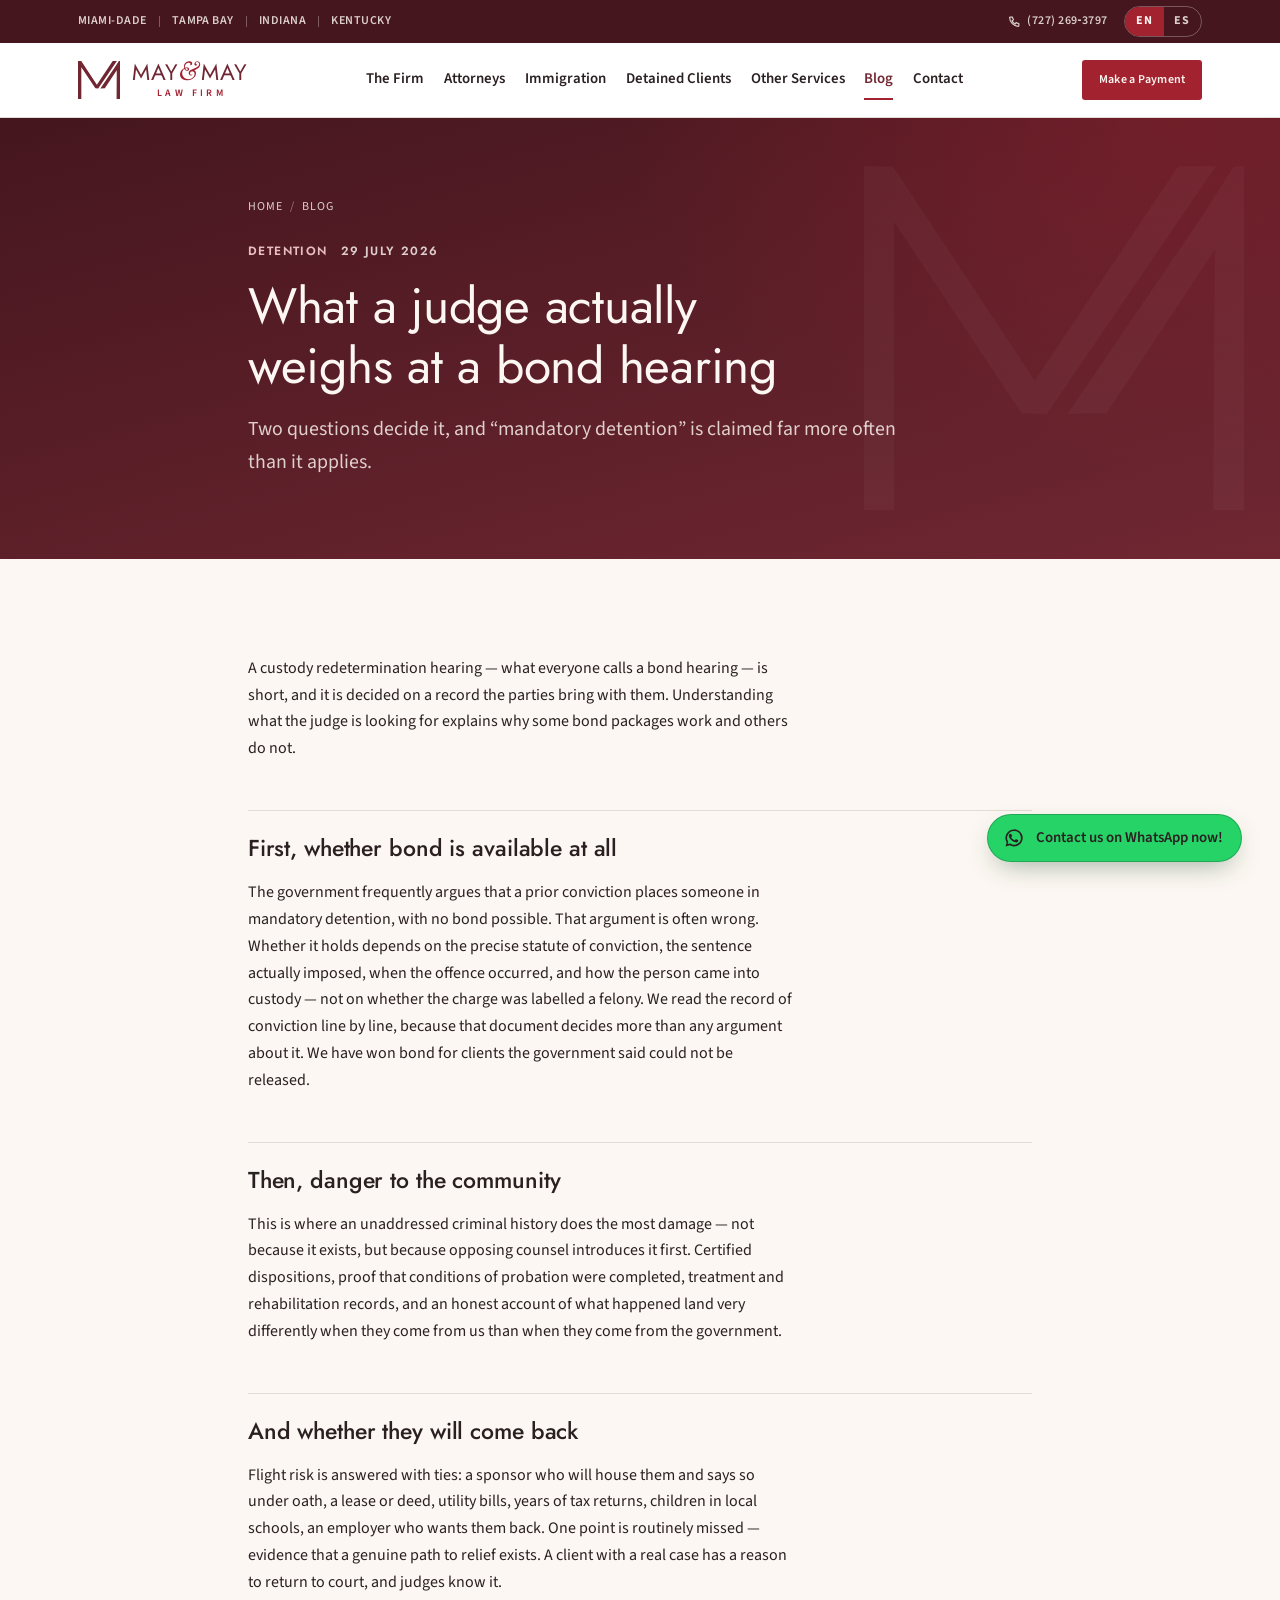
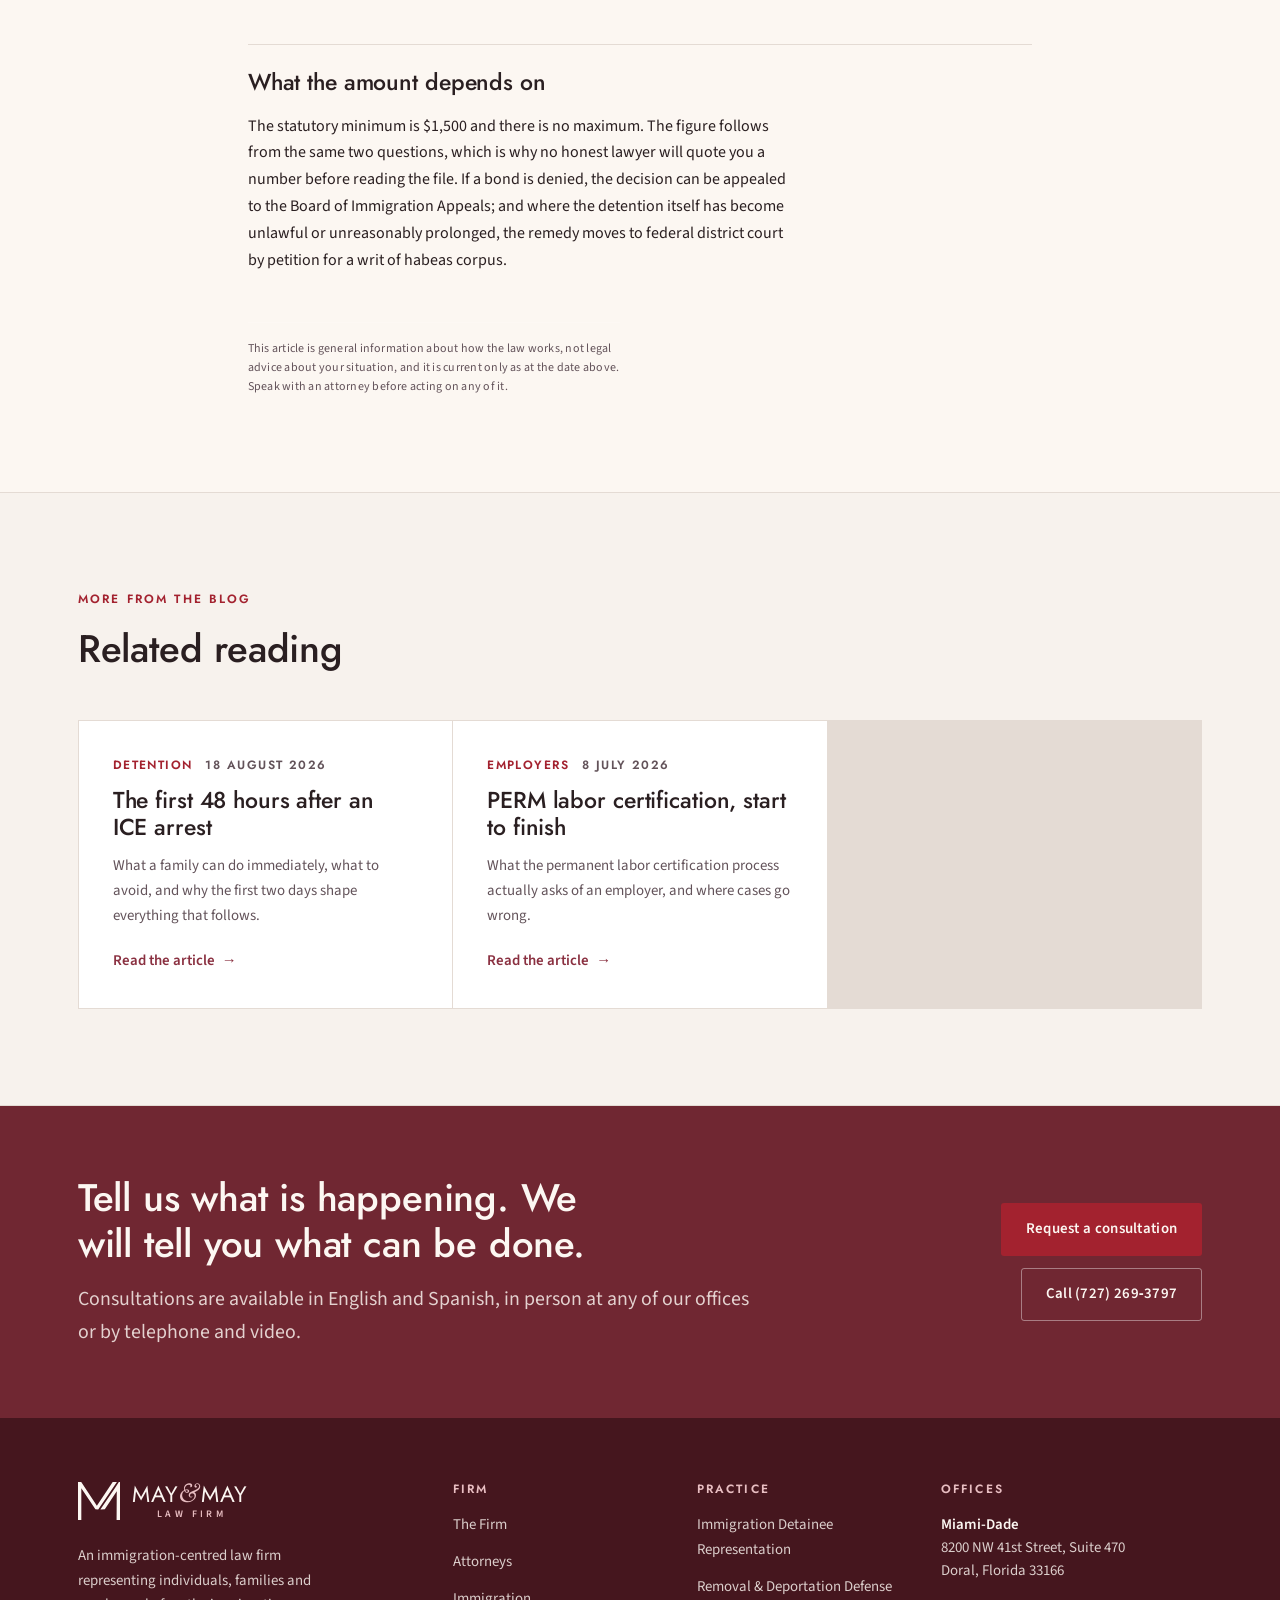
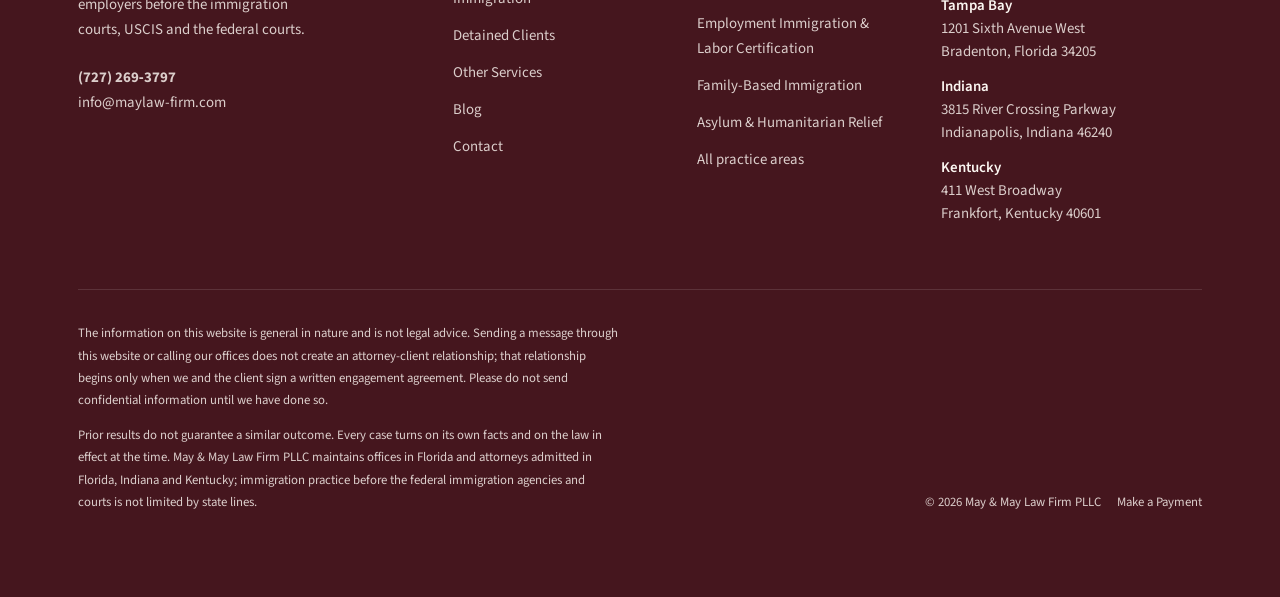
<file: blog-immigration-bond-hearing.html>
<!DOCTYPE html>
<html lang="en" data-lang="en">
<head>
  <meta charset="utf-8">
  <meta name="viewport" content="width=device-width, initial-scale=1">
  <title data-title-en="What a judge actually weighs at a bond hearing | May &amp; May" data-title-es="Qué evaluúa realmente un juez en una audiencia de fianza | May &amp; May">What a judge actually weighs at a bond hearing | May &amp; May</title>
  <meta name="description" content="Two questions decide it, and “mandatory detention” is claimed far more often than it applies." data-content-en="Two questions decide it, and “mandatory detention” is claimed far more often than it applies." data-content-es="Dos preguntas lo deciden, y la «detención obligatoria» se alega con mucha más frecuencia de la que aplica.">
  <meta name="theme-color" content="#702732">
  <link rel="canonical" href="https://www.mayandmay-law.com/blog-immigration-bond-hearing.html">
  <link rel="icon" href="assets/img/favicon.svg" type="image/svg+xml">
  <link rel="apple-touch-icon" href="assets/img/favicon.svg">

  <meta property="og:type" content="website">
  <meta property="og:site_name" content="May &amp; May Law Firm PLLC">
  <meta property="og:title" content="What a judge actually weighs at a bond hearing | May &amp; May">
  <meta property="og:description" content="Two questions decide it, and “mandatory detention” is claimed far more often than it applies.">
  <meta property="og:url" content="https://www.mayandmay-law.com/blog-immigration-bond-hearing.html">
  <meta property="og:image" content="https://www.mayandmay-law.com/assets/img/logo-lockup.svg">
  <meta property="og:locale" content="en_US">
  <meta property="og:locale:alternate" content="es_US">
  <meta name="twitter:card" content="summary">

  <link rel="preload" href="assets/fonts/jost-normal-latin.woff2" as="font"
        type="font/woff2" crossorigin>
  <link rel="preload" href="assets/fonts/source-sans-3-normal-latin.woff2" as="font"
        type="font/woff2" crossorigin>
  <link rel="stylesheet" href="assets/fonts/fonts.css">
  <link rel="stylesheet" href="assets/css/brand.css">
  <link rel="stylesheet" href="assets/css/site.css">
  <script src="assets/js/site.js"></script>
  <script type="application/ld+json">
  {
    "@context": "https://schema.org",
    "@type": "LegalService",
    "name": "May & May Law Firm PLLC",
    "url": "https://www.mayandmay-law.com/",
    "telephone": "+17272693797",
    "email": "info@maylaw-firm.com",
    "slogan": "Your Future. Our Counsel.",
    "image": "https://www.mayandmay-law.com/assets/img/logo-lockup.svg",
    "priceRange": "$$",
    "availableLanguage": ["en", "es"],
    "address": {
      "@type": "PostalAddress",
      "streetAddress": "8200 NW 41st Street, Suite 470",
      "addressLocality": "Doral",
      "addressRegion": "FL",
      "postalCode": "33166",
      "addressCountry": "US"
    },
    "contactPoint": {
      "@type": "ContactPoint",
      "contactType": "customer service",
      "telephone": "+17272693797",
      "email": "info@maylaw-firm.com",
      "availableLanguage": ["English", "Spanish"],
      "contactOption": "TollFree"
    },
    "sameAs": ["https://wa.me/17272693797"],
    "areaServed": [
      { "@type": "AdministrativeArea", "name": "Miami-Dade County, Florida" },
      { "@type": "AdministrativeArea", "name": "Tampa Bay, Florida" },
      { "@type": "State", "name": "Indiana" },
      { "@type": "State", "name": "Kentucky" }
    ],
    "knowsLanguage": ["English", "Spanish"],
    "serviceType": [
      "Immigration detainee representation",
      "Immigration bond hearings",
      "Removal and deportation defense",
      "Labor certification and employment-based immigration",
      "Family-based immigration",
      "Asylum and humanitarian relief",
      "Citizenship and naturalization",
      "Federal habeas corpus litigation"
    ]
  }
  </script>
</head>
<body>
  <a class="skip-link" href="#main"><span data-l="en">Skip to main content</span><span data-l="es" lang="es">Ir al contenido principal</span></a>
  <div class="utility-bar">
    <div class="container">
      <ul class="utility-locations"><li><span data-l="en">Miami-Dade</span><span data-l="es" lang="es">Miami-Dade</span></li><li><span data-l="en">Tampa Bay</span><span data-l="es" lang="es">Tampa Bay</span></li><li><span data-l="en">Indiana</span><span data-l="es" lang="es">Indiana</span></li><li><span data-l="en">Kentucky</span><span data-l="es" lang="es">Kentucky</span></li></ul>
      <div class="utility-actions">
        <a href="tel:+17272693797">
          <svg width="13" height="13" viewBox="0 0 24 24" fill="none" stroke="currentColor"
               stroke-width="2.2" stroke-linecap="round" aria-hidden="true">
            <path d="M4 4h4l2 5-2.5 1.5a11 11 0 0 0 6 6L15 14l5 2v4a1 1 0 0 1-1 1A17 17 0 0 1 3 5a1 1 0 0 1 1-1z"/>
          </svg>
          <span>(727)&nbsp;269&#8209;3797</span>
        </a>
        <div class="lang-switch" role="group">
          <span class="visually-hidden" id="lang-label"><span data-l="en">Choose a language</span><span data-l="es" lang="es">Elija un idioma</span></span>
          <button type="button" data-set-lang="en" aria-pressed="true"
                  aria-describedby="lang-label" lang="en">EN</button>
          <button type="button" data-set-lang="es" aria-pressed="false"
                  aria-describedby="lang-label" lang="es">ES</button>
        </div>
      </div>
    </div>
  </div>
  <header class="site-header" data-stuck="false">
    <div class="container">
      <a class="brand-lockup" href="index.html">
        <img class="brand-emblem" src="assets/img/logo-mark.svg" alt=""
             width="111" height="100">
        <span class="brand-text" aria-hidden="true">
          <span class="brand-name">May<span class="brand-amp">&amp;</span>May</span>
          <span class="brand-sub">Law Firm</span>
        </span>
        <span class="visually-hidden"><span data-l="en">May &amp; May Law Firm PLLC — home</span><span data-l="es" lang="es">May &amp; May Law Firm PLLC — inicio</span></span>
      </a>

      <nav class="primary-nav" id="primary-nav" aria-label="Main navigation" data-label-en="Main navigation" data-label-es="Navegaci&#243;n principal">
        <ul>
            <li><a href="firm.html"><span data-l="en">The Firm</span><span data-l="es" lang="es">La Firma</span></a></li>
            <li><a href="attorneys.html"><span data-l="en">Attorneys</span><span data-l="es" lang="es">Abogados</span></a></li>
            <li><a href="practice-areas.html"><span data-l="en">Immigration</span><span data-l="es" lang="es">Inmigración</span></a></li>
            <li><a href="detained.html"><span data-l="en">Detained Clients</span><span data-l="es" lang="es">Clientes Detenidos</span></a></li>
            <li><a href="other-services.html"><span data-l="en">Other Services</span><span data-l="es" lang="es">Otros Servicios</span></a></li>
            <li><a href="blog.html" aria-current="page"><span data-l="en">Blog</span><span data-l="es" lang="es">Blog</span></a></li>
            <li><a href="contact.html"><span data-l="en">Contact</span><span data-l="es" lang="es">Contacto</span></a></li>
        </ul>
        <div class="nav-drawer-cta">
          <a class="btn btn-accent" href="https://secure.lawpay.com/pages/maymaylawfirmpllc/immigration-payments-spanish" target="_blank" rel="noopener"><span data-l="en">Make a Payment</span><span data-l="es" lang="es">Hacer un Pago</span></a>
          <a class="btn btn-outline" href="tel:+17272693797"><span data-l="en">Call&nbsp;(727)&nbsp;269&#8209;3797</span><span data-l="es" lang="es">Llamar&nbsp;al&nbsp;(727)&nbsp;269&#8209;3797</span></a>
        </div>
      </nav>

      <div class="header-actions">
        <a class="btn btn-accent btn-sm btn-pay" href="https://secure.lawpay.com/pages/maymaylawfirmpllc/immigration-payments-spanish" target="_blank" rel="noopener">
          <span data-l="en">Make a Payment</span><span data-l="es" lang="es">Hacer un Pago</span>
        </a>
        <button class="nav-toggle" type="button" aria-expanded="false" aria-controls="primary-nav">
          <span></span><span></span><span></span>
          <span class="visually-hidden"><span data-l="en">Open and close the menu</span><span data-l="es" lang="es">Abrir y cerrar el menú</span></span>
        </button>
      </div>
    </div>
  </header>

  <main id="main">
    <section class="page-head">
      <div class="container container-narrow">
        <nav aria-label="Breadcrumb" data-label-en="Breadcrumb" data-label-es="Ruta de navegaci&#243;n">
          <ol class="breadcrumb">
            <li><a href="index.html"><span data-l="en">Home</span><span data-l="es" lang="es">Inicio</span></a></li>
            <li><a href="blog.html">Blog</a></li>
          </ol>
        </nav>
        <p class="post-meta is-invert">
          <span class="post-cat"><span data-l="en">Detention</span><span data-l="es" lang="es">Detenci&#243;n</span></span>
          <time datetime="2026-07-29"><span data-l="en">29 July 2026</span><span data-l="es" lang="es">29 de julio de 2026</span></time>
        </p>
        <h1 data-l="en">What a judge actually weighs at a bond hearing</h1>
<h1 data-l="es" lang="es">Qu&#233; evalu&#250;a realmente un juez en una audiencia de fianza</h1>
        <p data-l="en" class="lead">Two questions decide it, and &ldquo;mandatory detention&rdquo; is claimed far more often than it applies.</p>
<p data-l="es" lang="es" class="lead">Dos preguntas lo deciden, y la &laquo;detenci&#243;n obligatoria&raquo; se alega con mucha m&#225;s frecuencia de la que aplica.</p>
      </div>
    </section>

    <article class="section">
      <div class="container container-narrow post-body prose">
        <p data-l="en">A custody redetermination hearing &mdash; what everyone calls a bond hearing &mdash; is short, and it is decided on a record the parties bring with them. Understanding what the judge is looking for explains why some bond packages work and others do not.</p>
<p data-l="es" lang="es">Una audiencia de redeterminaci&#243;n de custodia &mdash; lo que todos llaman audiencia de fianza &mdash; es corta, y se decide con el expediente que las partes llevan consigo. Entender qu&#233; busca el juez explica por qu&#233; algunos expedientes de fianza funcionan y otros no.</p>
        <h3><span data-l="en">First, whether bond is available at all</span><span data-l="es" lang="es">Primero, si la fianza est&#225; disponible</span></h3>
        <p data-l="en">The government frequently argues that a prior conviction places someone in mandatory detention, with no bond possible. That argument is often wrong. Whether it holds depends on the precise statute of conviction, the sentence actually imposed, when the offence occurred, and how the person came into custody &mdash; not on whether the charge was labelled a felony. We read the record of conviction line by line, because that document decides more than any argument about it. We have won bond for clients the government said could not be released.</p>
<p data-l="es" lang="es">El gobierno suele alegar que una condena previa somete a la persona a detenci&#243;n obligatoria, sin posibilidad de fianza. Ese argumento a menudo es incorrecto. Que se sostenga depende del estatuto exacto de la condena, la sentencia realmente impuesta, la fecha del delito y la forma en que la persona qued&#243; bajo custodia &mdash; no de si el cargo se etiquet&#243; como delito grave. Leemos el registro de condena l&#237;nea por l&#237;nea, porque ese documento decide m&#225;s que cualquier argumento sobre &#233;l. Hemos obtenido fianza para clientes que el gobierno consideraba no liberables.</p>
        <h3><span data-l="en">Then, danger to the community</span><span data-l="es" lang="es">Luego, el peligro para la comunidad</span></h3>
        <p data-l="en">This is where an unaddressed criminal history does the most damage &mdash; not because it exists, but because opposing counsel introduces it first. Certified dispositions, proof that conditions of probation were completed, treatment and rehabilitation records, and an honest account of what happened land very differently when they come from us than when they come from the government.</p>
<p data-l="es" lang="es">Aqu&#237; es donde un historial penal no abordado hace m&#225;s da&#241;o &mdash; no porque exista, sino porque la parte contraria lo presenta primero. Las disposiciones certificadas, la prueba de que se cumplieron las condiciones de la libertad condicional, los registros de tratamiento y rehabilitaci&#243;n, y un relato honesto de lo ocurrido caen de forma muy distinta cuando vienen de nosotros que cuando vienen del gobierno.</p>
        <h3><span data-l="en">And whether they will come back</span><span data-l="es" lang="es">Y si volver&#225; a la corte</span></h3>
        <p data-l="en">Flight risk is answered with ties: a sponsor who will house them and says so under oath, a lease or deed, utility bills, years of tax returns, children in local schools, an employer who wants them back. One point is routinely missed &mdash; evidence that a genuine path to relief exists. A client with a real case has a reason to return to court, and judges know it.</p>
<p data-l="es" lang="es">El riesgo de fuga se responde con v&#237;nculos: un patrocinador que la alojar&#225; y lo declara bajo juramento, un contrato de arrendamiento o t&#237;tulo, facturas de servicios, a&#241;os de declaraciones de impuestos, hijos en escuelas locales, un empleador que la quiere de vuelta. Un punto se omite con frecuencia &mdash; la prueba de que existe una v&#237;a real de alivio. Un cliente con un caso s&#243;lido tiene motivos para volver a la corte, y los jueces lo saben.</p>
        <h3><span data-l="en">What the amount depends on</span><span data-l="es" lang="es">De qu&#233; depende el monto</span></h3>
        <p data-l="en">The statutory minimum is $1,500 and there is no maximum. The figure follows from the same two questions, which is why no honest lawyer will quote you a number before reading the file. If a bond is denied, the decision can be appealed to the Board of Immigration Appeals; and where the detention itself has become unlawful or unreasonably prolonged, the remedy moves to federal district court by petition for a writ of habeas corpus.</p>
<p data-l="es" lang="es">El m&#237;nimo legal es de $1,500 y no hay m&#225;ximo. La cifra se desprende de las mismas dos preguntas, y por eso ning&#250;n abogado honesto le dar&#225; un n&#250;mero antes de leer el expediente. Si se niega la fianza, la decisi&#243;n puede apelarse ante la Junta de Apelaciones de Inmigraci&#243;n; y cuando la detenci&#243;n misma se ha vuelto ilegal o se ha prolongado sin raz&#243;n, el remedio pasa a la corte federal de distrito mediante una petici&#243;n de h&#225;beas corpus.</p>
      </div>
      <div class="container container-narrow">
        <p data-l="en" class="disclaimer-note">This article is general information about how the law works, not legal advice about your situation, and it is current only as at the date above. Speak with an attorney before acting on any of it.</p>
<p data-l="es" lang="es" class="disclaimer-note">Este art&#237;culo es informaci&#243;n general sobre c&#243;mo funciona la ley, no asesor&#237;a legal sobre su situaci&#243;n, y est&#225; vigente s&#243;lo a la fecha indicada arriba. Hable con un abogado antes de actuar en base a esto.</p>
      </div>
    </article>

    <section class="section band-alt band-line">
      <div class="container">
        <div class="section-head">
          <span class="kicker"><span data-l="en">More from the blog</span><span data-l="es" lang="es">M&#225;s del blog</span></span>
          <h2 data-l="en">Related reading</h2>
<h2 data-l="es" lang="es">Lectura relacionada</h2>
        </div>
        <div class="post-list">
        <a class="post-card reveal" href="blog-ice-arrest-first-48-hours.html">
          <p class="post-meta">
            <span class="post-cat"><span data-l="en">Detention</span><span data-l="es" lang="es">Detenci&#243;n</span></span>
            <time datetime="2026-08-18"><span data-l="en">18 August 2026</span><span data-l="es" lang="es">18 de agosto de 2026</span></time>
          </p>
          <h3><span data-l="en">The first 48 hours after an ICE arrest</span><span data-l="es" lang="es">Las primeras 48 horas despu&#233;s de un arresto de ICE</span></h3>
          <p data-l="en" class="post-lead">What a family can do immediately, what to avoid, and why the first two days shape everything that follows.</p>
<p data-l="es" lang="es" class="post-lead">Qu&#233; puede hacer una familia de inmediato, qu&#233; evitar, y por qu&#233; los primeros dos d&#237;as determinan todo lo que sigue.</p>
          <span class="link-arrow"><span data-l="en">Read the article</span><span data-l="es" lang="es">Leer el art&#237;culo</span></span>
        </a>
        <a class="post-card reveal" href="blog-perm-labor-certification.html">
          <p class="post-meta">
            <span class="post-cat"><span data-l="en">Employers</span><span data-l="es" lang="es">Empleadores</span></span>
            <time datetime="2026-07-08"><span data-l="en">8 July 2026</span><span data-l="es" lang="es">8 de julio de 2026</span></time>
          </p>
          <h3><span data-l="en">PERM labor certification, start to finish</span><span data-l="es" lang="es">Certificaci&#243;n laboral PERM, de principio a fin</span></h3>
          <p data-l="en" class="post-lead">What the permanent labor certification process actually asks of an employer, and where cases go wrong.</p>
<p data-l="es" lang="es" class="post-lead">Qu&#233; exige realmente el proceso de certificaci&#243;n laboral permanente a un empleador, y d&#243;nde fallan los casos.</p>
          <span class="link-arrow"><span data-l="en">Read the article</span><span data-l="es" lang="es">Leer el art&#237;culo</span></span>
        </a>
        </div>
      </div>
    </section>
  </main>

  <section class="cta-band">
    <div class="container">
      <div>
        <h2 data-l="en">Tell us what is happening. We will tell you what can be done.</h2>
<h2 data-l="es" lang="es">Cuéntenos qué está pasando. Le diremos qué se puede hacer.</h2>
        <p data-l="en" class="lead mt-4">Consultations are available in English and Spanish, in person at any of our offices or by telephone and video.</p>
<p data-l="es" lang="es" class="lead mt-4">Las consultas están disponibles en inglés y español, en persona en cualquiera de nuestras oficinas o por teléfono y video.</p>
      </div>
      <div class="btn-row">
        <a class="btn btn-accent" href="contact.html"><span data-l="en">Request a consultation</span><span data-l="es" lang="es">Solicitar una consulta</span></a>
        <a class="btn btn-ghost-invert" href="tel:+17272693797"><span data-l="en">Call&nbsp;(727)&nbsp;269&#8209;3797</span><span data-l="es" lang="es">Llamar&nbsp;al&nbsp;(727)&nbsp;269&#8209;3797</span></a>
      </div>
    </div>
  </section>
  <footer class="site-footer">
    <div class="container">
      <div class="footer-main">
        <div class="footer-brand">
          <span class="brand-lockup is-invert">
            <img class="brand-emblem" src="assets/img/logo-mark-invert.svg" alt=""
                 width="111" height="100">
            <span class="brand-text" aria-hidden="true">
              <span class="brand-name">May<span class="brand-amp">&amp;</span>May</span>
              <span class="brand-sub">Law Firm</span>
            </span>
          </span>
          <p class="visually-hidden">May &amp; May Law Firm PLLC</p>
          <p data-l="en">An immigration-centred law firm representing individuals, families and employers before the immigration courts, USCIS and the federal courts.</p>
<p data-l="es" lang="es">Una firma de abogados centrada en inmigración que representa a personas, familias y empleadores ante las cortes de inmigración, USCIS y las cortes federales.</p>
          <p class="mt-5">
            <a href="tel:+17272693797"><strong>(727)&nbsp;269&#8209;3797</strong></a><br>
            <a href="mailto:info@maylaw-firm.com">info@maylaw-firm.com</a>
          </p>
        </div>

        <div>
          <h2><span data-l="en">Firm</span><span data-l="es" lang="es">La Firma</span></h2>
          <ul>
            <li><a href="firm.html"><span data-l="en">The Firm</span><span data-l="es" lang="es">La Firma</span></a></li>
            <li><a href="attorneys.html"><span data-l="en">Attorneys</span><span data-l="es" lang="es">Abogados</span></a></li>
            <li><a href="practice-areas.html"><span data-l="en">Immigration</span><span data-l="es" lang="es">Inmigración</span></a></li>
            <li><a href="detained.html"><span data-l="en">Detained Clients</span><span data-l="es" lang="es">Clientes Detenidos</span></a></li>
            <li><a href="other-services.html"><span data-l="en">Other Services</span><span data-l="es" lang="es">Otros Servicios</span></a></li>
            <li><a href="blog.html"><span data-l="en">Blog</span><span data-l="es" lang="es">Blog</span></a></li>
            <li><a href="contact.html"><span data-l="en">Contact</span><span data-l="es" lang="es">Contacto</span></a></li>
          </ul>
        </div>

        <div>
          <h2><span data-l="en">Practice</span><span data-l="es" lang="es">Práctica</span></h2>
          <ul>
            <li><a href="practice-areas.html#detainee-representation"><span data-l="en">Immigration Detainee Representation</span><span data-l="es" lang="es">Representación de Detenidos de Inmigración</span></a></li>
            <li><a href="practice-areas.html#removal-defense"><span data-l="en">Removal &amp; Deportation Defense</span><span data-l="es" lang="es">Defensa contra la Deportación</span></a></li>
            <li><a href="practice-areas.html#employment-immigration"><span data-l="en">Employment Immigration &amp; Labor Certification</span><span data-l="es" lang="es">Inmigración por Empleo y Certificación Laboral</span></a></li>
            <li><a href="practice-areas.html#family-immigration"><span data-l="en">Family-Based Immigration</span><span data-l="es" lang="es">Inmigración Familiar</span></a></li>
            <li><a href="practice-areas.html#asylum-humanitarian"><span data-l="en">Asylum &amp; Humanitarian Relief</span><span data-l="es" lang="es">Asilo y Alivio Humanitario</span></a></li>
            <li><a href="practice-areas.html"><span data-l="en">All practice areas</span><span data-l="es" lang="es">Todas las áreas de práctica</span></a></li>
          </ul>
        </div>

        <div>
          <h2><span data-l="en">Offices</span><span data-l="es" lang="es">Oficinas</span></h2>
          <ul class="footer-offices">
            <li><strong><span data-l="en">Miami-Dade</span><span data-l="es" lang="es">Miami-Dade</span></strong>8200 NW 41st Street, Suite 470<br>Doral, Florida 33166</li>
            <li><strong><span data-l="en">Tampa Bay</span><span data-l="es" lang="es">Tampa Bay</span></strong>1201 Sixth Avenue West<br>Bradenton, Florida 34205</li>
            <li><strong><span data-l="en">Indiana</span><span data-l="es" lang="es">Indiana</span></strong>3815 River Crossing Parkway<br>Indianapolis, Indiana 46240</li>
            <li><strong><span data-l="en">Kentucky</span><span data-l="es" lang="es">Kentucky</span></strong>411 West Broadway<br>Frankfort, Kentucky 40601</li>
          </ul>
        </div>
      </div>

      <div class="footer-bottom">
        <div class="footer-legal">
          <p data-l="en">The information on this website is general in nature and is not legal advice. Sending a message through this website or calling our offices does not create an attorney-client relationship; that relationship begins only when we and the client sign a written engagement agreement. Please do not send confidential information until we have done so.</p>
<p data-l="es" lang="es">La información de este sitio web es de carácter general y no constituye asesoría legal. Enviar un mensaje por este sitio o llamar a nuestras oficinas no crea una relación abogado-cliente; esa relación comienza únicamente cuando el cliente y la firma firman un acuerdo de representación por escrito. Por favor, no envíe información confidencial antes de ese momento.</p>
          <p data-l="en">Prior results do not guarantee a similar outcome. Every case turns on its own facts and on the law in effect at the time. May &amp; May Law Firm PLLC maintains offices in Florida and attorneys admitted in Florida, Indiana and Kentucky; immigration practice before the federal immigration agencies and courts is not limited by state lines.</p>
<p data-l="es" lang="es">Los resultados anteriores no garantizan un resultado similar. Cada caso depende de sus propios hechos y de la ley vigente en ese momento. May &amp; May Law Firm PLLC mantiene oficinas en Florida y abogados admitidos en Florida, Indiana y Kentucky; la práctica de inmigración ante las agencias y cortes federales de inmigración no está limitada por fronteras estatales.</p>
        </div>
        <div class="footer-meta">
          <span>&copy; <span data-year>2026</span> May &amp; May Law Firm PLLC</span>
          <a href="https://secure.lawpay.com/pages/maymaylawfirmpllc/immigration-payments-spanish" target="_blank" rel="noopener"><span data-l="en">Make a Payment</span><span data-l="es" lang="es">Hacer un Pago</span></a>
        </div>
      </div>
    </div>
  </footer>
  <a class="whatsapp-bubble" href="https://wa.me/17272693797" target="_blank" rel="noopener"
     aria-label="Contact us on WhatsApp now — opens WhatsApp in a new tab" data-label-en="Contact us on WhatsApp now — opens WhatsApp in a new tab" data-label-es="Cont&#225;ctenos por WhatsApp ahora &mdash; abre WhatsApp en una pesta&#241;a nueva">
    <svg class="whatsapp-bubble-icon" viewBox="0 0 32 32" aria-hidden="true" focusable="false">
      <path d="M16.03 4.5A11.4 11.4 0 0 0 6.2 21.66L4.8 27.2l5.7-1.44a11.4 11.4 0 1 0 5.53-21.26zm0 2.28a9.12 9.12 0 0 1 4.5 17.05 9.12 9.12 0 0 1-9.36-.36l-.42-.26-3.24.82.82-3.16-.28-.44a9.12 9.12 0 0 1 7.98-13.65z"/>
      <path d="M12.28 10.7c-.24-.53-.48-.5-.7-.51h-.6c-.2 0-.55.08-.83.4-.29.31-1.1 1.07-1.1 2.6s1.13 3.02 1.28 3.23c.16.2 2.17 3.47 5.34 4.73 2.63 1.04 3.16.84 3.74.78.57-.05 1.85-.75 2.11-1.49.26-.73.26-1.36.19-1.49-.08-.13-.29-.2-.6-.36-.31-.16-1.85-.91-2.13-1.02-.29-.1-.5-.16-.71.16-.21.31-.83 1.02-1 1.23-.18.2-.35.24-.65.08-.31-.16-1.31-.48-2.5-1.54-.92-.82-1.54-1.83-1.72-2.14-.18-.32-.02-.49.13-.65.14-.15.35-.4.52-.6.17-.2.23-.34.34-.55.11-.2.05-.39-.03-.55-.08-.16-.71-1.7-.98-2.32z"/>
    </svg>
    <span class="whatsapp-bubble-text"><span data-l="en">Contact us on WhatsApp now!</span><span data-l="es" lang="es">&#161;Cont&#225;ctenos por WhatsApp ahora!</span></span>
  </a>
</body>
</html>
</file>
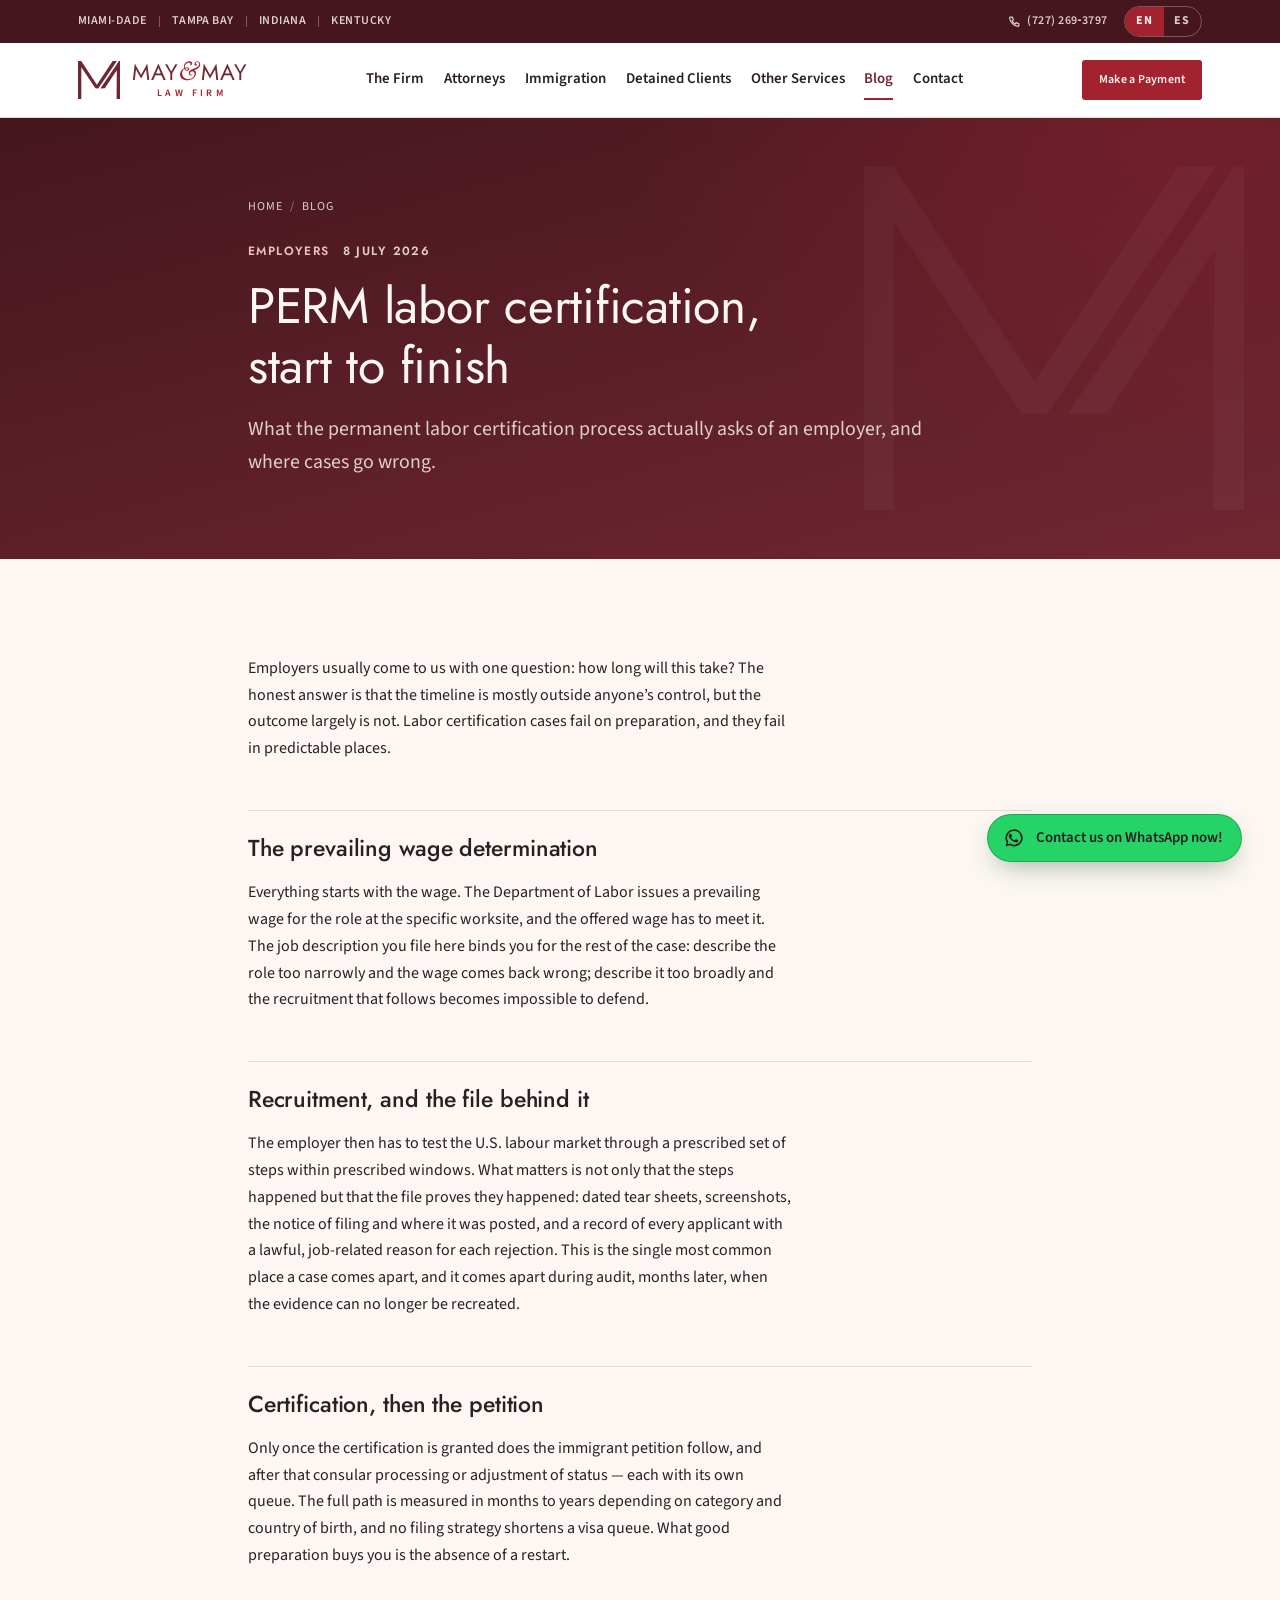
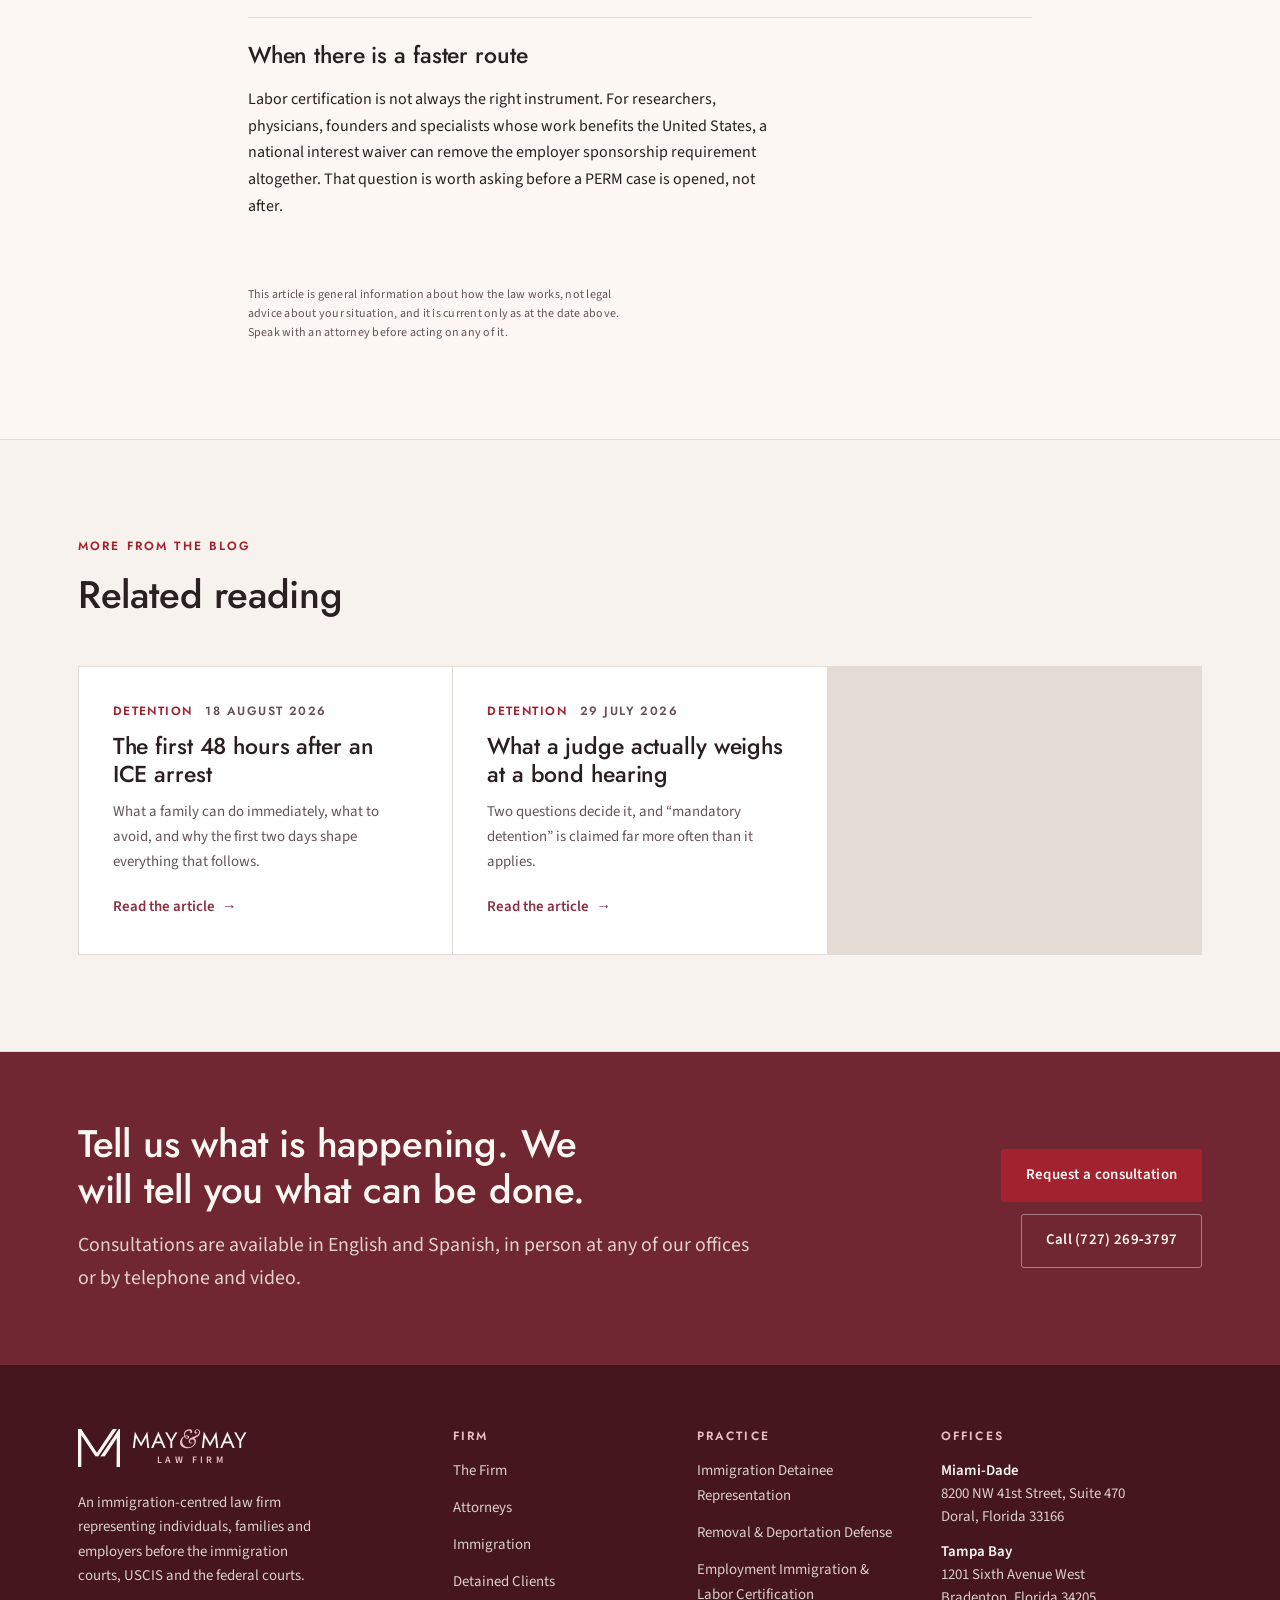
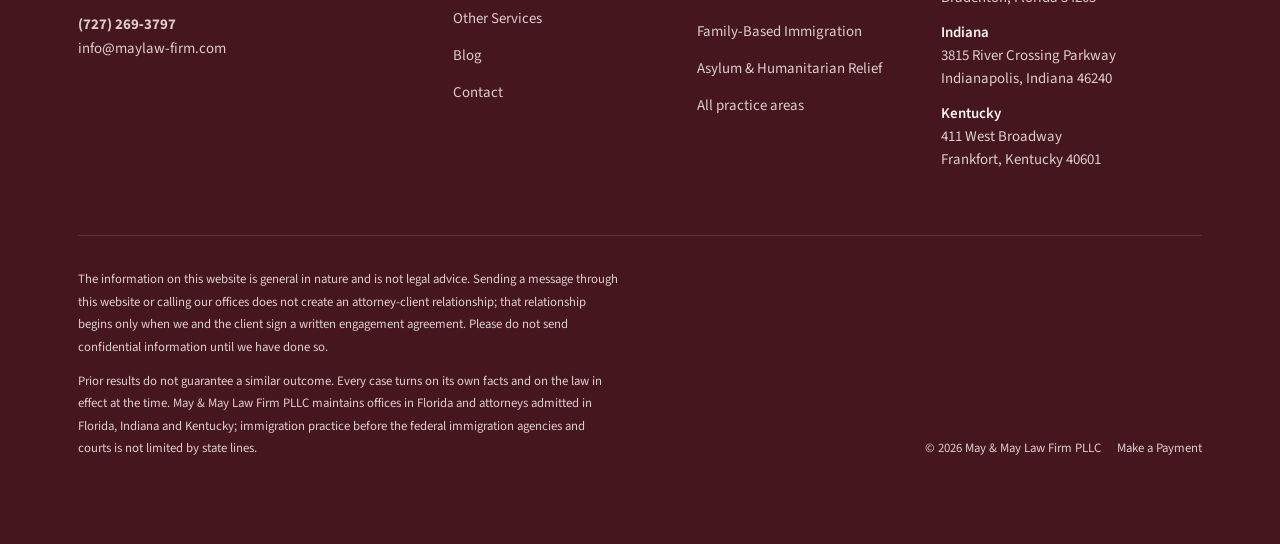
<file: blog-perm-labor-certification.html>
<!DOCTYPE html>
<html lang="en" data-lang="en">
<head>
  <meta charset="utf-8">
  <meta name="viewport" content="width=device-width, initial-scale=1">
  <title data-title-en="PERM labor certification, start to finish | May &amp; May" data-title-es="Certificación laboral PERM, de principio a fin | May &amp; May">PERM labor certification, start to finish | May &amp; May</title>
  <meta name="description" content="What the permanent labor certification process actually asks of an employer, and where cases go wrong." data-content-en="What the permanent labor certification process actually asks of an employer, and where cases go wrong." data-content-es="Qué exige realmente el proceso de certificación laboral permanente a un empleador, y dónde fallan los casos.">
  <meta name="theme-color" content="#702732">
  <link rel="canonical" href="https://www.mayandmay-law.com/blog-perm-labor-certification.html">
  <link rel="icon" href="assets/img/favicon.svg" type="image/svg+xml">
  <link rel="apple-touch-icon" href="assets/img/favicon.svg">

  <meta property="og:type" content="website">
  <meta property="og:site_name" content="May &amp; May Law Firm PLLC">
  <meta property="og:title" content="PERM labor certification, start to finish | May &amp; May">
  <meta property="og:description" content="What the permanent labor certification process actually asks of an employer, and where cases go wrong.">
  <meta property="og:url" content="https://www.mayandmay-law.com/blog-perm-labor-certification.html">
  <meta property="og:image" content="https://www.mayandmay-law.com/assets/img/logo-lockup.svg">
  <meta property="og:locale" content="en_US">
  <meta property="og:locale:alternate" content="es_US">
  <meta name="twitter:card" content="summary">

  <link rel="preload" href="assets/fonts/jost-normal-latin.woff2" as="font"
        type="font/woff2" crossorigin>
  <link rel="preload" href="assets/fonts/source-sans-3-normal-latin.woff2" as="font"
        type="font/woff2" crossorigin>
  <link rel="stylesheet" href="assets/fonts/fonts.css">
  <link rel="stylesheet" href="assets/css/brand.css">
  <link rel="stylesheet" href="assets/css/site.css">
  <script src="assets/js/site.js"></script>
  <script type="application/ld+json">
  {
    "@context": "https://schema.org",
    "@type": "LegalService",
    "name": "May & May Law Firm PLLC",
    "url": "https://www.mayandmay-law.com/",
    "telephone": "+17272693797",
    "email": "info@maylaw-firm.com",
    "slogan": "Your Future. Our Counsel.",
    "image": "https://www.mayandmay-law.com/assets/img/logo-lockup.svg",
    "priceRange": "$$",
    "availableLanguage": ["en", "es"],
    "address": {
      "@type": "PostalAddress",
      "streetAddress": "8200 NW 41st Street, Suite 470",
      "addressLocality": "Doral",
      "addressRegion": "FL",
      "postalCode": "33166",
      "addressCountry": "US"
    },
    "contactPoint": {
      "@type": "ContactPoint",
      "contactType": "customer service",
      "telephone": "+17272693797",
      "email": "info@maylaw-firm.com",
      "availableLanguage": ["English", "Spanish"],
      "contactOption": "TollFree"
    },
    "sameAs": ["https://wa.me/17272693797"],
    "areaServed": [
      { "@type": "AdministrativeArea", "name": "Miami-Dade County, Florida" },
      { "@type": "AdministrativeArea", "name": "Tampa Bay, Florida" },
      { "@type": "State", "name": "Indiana" },
      { "@type": "State", "name": "Kentucky" }
    ],
    "knowsLanguage": ["English", "Spanish"],
    "serviceType": [
      "Immigration detainee representation",
      "Immigration bond hearings",
      "Removal and deportation defense",
      "Labor certification and employment-based immigration",
      "Family-based immigration",
      "Asylum and humanitarian relief",
      "Citizenship and naturalization",
      "Federal habeas corpus litigation"
    ]
  }
  </script>
</head>
<body>
  <a class="skip-link" href="#main"><span data-l="en">Skip to main content</span><span data-l="es" lang="es">Ir al contenido principal</span></a>
  <div class="utility-bar">
    <div class="container">
      <ul class="utility-locations"><li><span data-l="en">Miami-Dade</span><span data-l="es" lang="es">Miami-Dade</span></li><li><span data-l="en">Tampa Bay</span><span data-l="es" lang="es">Tampa Bay</span></li><li><span data-l="en">Indiana</span><span data-l="es" lang="es">Indiana</span></li><li><span data-l="en">Kentucky</span><span data-l="es" lang="es">Kentucky</span></li></ul>
      <div class="utility-actions">
        <a href="tel:+17272693797">
          <svg width="13" height="13" viewBox="0 0 24 24" fill="none" stroke="currentColor"
               stroke-width="2.2" stroke-linecap="round" aria-hidden="true">
            <path d="M4 4h4l2 5-2.5 1.5a11 11 0 0 0 6 6L15 14l5 2v4a1 1 0 0 1-1 1A17 17 0 0 1 3 5a1 1 0 0 1 1-1z"/>
          </svg>
          <span>(727)&nbsp;269&#8209;3797</span>
        </a>
        <div class="lang-switch" role="group">
          <span class="visually-hidden" id="lang-label"><span data-l="en">Choose a language</span><span data-l="es" lang="es">Elija un idioma</span></span>
          <button type="button" data-set-lang="en" aria-pressed="true"
                  aria-describedby="lang-label" lang="en">EN</button>
          <button type="button" data-set-lang="es" aria-pressed="false"
                  aria-describedby="lang-label" lang="es">ES</button>
        </div>
      </div>
    </div>
  </div>
  <header class="site-header" data-stuck="false">
    <div class="container">
      <a class="brand-lockup" href="index.html">
        <img class="brand-emblem" src="assets/img/logo-mark.svg" alt=""
             width="111" height="100">
        <span class="brand-text" aria-hidden="true">
          <span class="brand-name">May<span class="brand-amp">&amp;</span>May</span>
          <span class="brand-sub">Law Firm</span>
        </span>
        <span class="visually-hidden"><span data-l="en">May &amp; May Law Firm PLLC — home</span><span data-l="es" lang="es">May &amp; May Law Firm PLLC — inicio</span></span>
      </a>

      <nav class="primary-nav" id="primary-nav" aria-label="Main navigation" data-label-en="Main navigation" data-label-es="Navegaci&#243;n principal">
        <ul>
            <li><a href="firm.html"><span data-l="en">The Firm</span><span data-l="es" lang="es">La Firma</span></a></li>
            <li><a href="attorneys.html"><span data-l="en">Attorneys</span><span data-l="es" lang="es">Abogados</span></a></li>
            <li><a href="practice-areas.html"><span data-l="en">Immigration</span><span data-l="es" lang="es">Inmigración</span></a></li>
            <li><a href="detained.html"><span data-l="en">Detained Clients</span><span data-l="es" lang="es">Clientes Detenidos</span></a></li>
            <li><a href="other-services.html"><span data-l="en">Other Services</span><span data-l="es" lang="es">Otros Servicios</span></a></li>
            <li><a href="blog.html" aria-current="page"><span data-l="en">Blog</span><span data-l="es" lang="es">Blog</span></a></li>
            <li><a href="contact.html"><span data-l="en">Contact</span><span data-l="es" lang="es">Contacto</span></a></li>
        </ul>
        <div class="nav-drawer-cta">
          <a class="btn btn-accent" href="https://secure.lawpay.com/pages/maymaylawfirmpllc/immigration-payments-spanish" target="_blank" rel="noopener"><span data-l="en">Make a Payment</span><span data-l="es" lang="es">Hacer un Pago</span></a>
          <a class="btn btn-outline" href="tel:+17272693797"><span data-l="en">Call&nbsp;(727)&nbsp;269&#8209;3797</span><span data-l="es" lang="es">Llamar&nbsp;al&nbsp;(727)&nbsp;269&#8209;3797</span></a>
        </div>
      </nav>

      <div class="header-actions">
        <a class="btn btn-accent btn-sm btn-pay" href="https://secure.lawpay.com/pages/maymaylawfirmpllc/immigration-payments-spanish" target="_blank" rel="noopener">
          <span data-l="en">Make a Payment</span><span data-l="es" lang="es">Hacer un Pago</span>
        </a>
        <button class="nav-toggle" type="button" aria-expanded="false" aria-controls="primary-nav">
          <span></span><span></span><span></span>
          <span class="visually-hidden"><span data-l="en">Open and close the menu</span><span data-l="es" lang="es">Abrir y cerrar el menú</span></span>
        </button>
      </div>
    </div>
  </header>

  <main id="main">
    <section class="page-head">
      <div class="container container-narrow">
        <nav aria-label="Breadcrumb" data-label-en="Breadcrumb" data-label-es="Ruta de navegaci&#243;n">
          <ol class="breadcrumb">
            <li><a href="index.html"><span data-l="en">Home</span><span data-l="es" lang="es">Inicio</span></a></li>
            <li><a href="blog.html">Blog</a></li>
          </ol>
        </nav>
        <p class="post-meta is-invert">
          <span class="post-cat"><span data-l="en">Employers</span><span data-l="es" lang="es">Empleadores</span></span>
          <time datetime="2026-07-08"><span data-l="en">8 July 2026</span><span data-l="es" lang="es">8 de julio de 2026</span></time>
        </p>
        <h1 data-l="en">PERM labor certification, start to finish</h1>
<h1 data-l="es" lang="es">Certificaci&#243;n laboral PERM, de principio a fin</h1>
        <p data-l="en" class="lead">What the permanent labor certification process actually asks of an employer, and where cases go wrong.</p>
<p data-l="es" lang="es" class="lead">Qu&#233; exige realmente el proceso de certificaci&#243;n laboral permanente a un empleador, y d&#243;nde fallan los casos.</p>
      </div>
    </section>

    <article class="section">
      <div class="container container-narrow post-body prose">
        <p data-l="en">Employers usually come to us with one question: how long will this take? The honest answer is that the timeline is mostly outside anyone&rsquo;s control, but the outcome largely is not. Labor certification cases fail on preparation, and they fail in predictable places.</p>
<p data-l="es" lang="es">Los empleadores suelen llegar con una pregunta: &#191;cu&#225;nto tiempo tomar&#225;? La respuesta honesta es que el plazo est&#225; en gran medida fuera del control de cualquiera, pero el resultado no lo est&#225;. Los casos de certificaci&#243;n laboral fracasan por falta de preparaci&#243;n, y fracasan en lugares predecibles.</p>
        <h3><span data-l="en">The prevailing wage determination</span><span data-l="es" lang="es">La determinaci&#243;n del salario prevaleciente</span></h3>
        <p data-l="en">Everything starts with the wage. The Department of Labor issues a prevailing wage for the role at the specific worksite, and the offered wage has to meet it. The job description you file here binds you for the rest of the case: describe the role too narrowly and the wage comes back wrong; describe it too broadly and the recruitment that follows becomes impossible to defend.</p>
<p data-l="es" lang="es">Todo empieza con el salario. El Departamento del Trabajo emite un salario prevaleciente para el puesto en el lugar de trabajo espec&#237;fico, y el salario ofrecido debe cumplirlo. La descripci&#243;n del puesto que presente aqu&#237; lo obliga durante el resto del caso: describa el puesto de forma demasiado estrecha y el salario saldr&#225; mal; descr&#237;balo de forma demasiado amplia y el reclutamiento posterior ser&#225; imposible de defender.</p>
        <h3><span data-l="en">Recruitment, and the file behind it</span><span data-l="es" lang="es">El reclutamiento, y el archivo que lo respalda</span></h3>
        <p data-l="en">The employer then has to test the U.S. labour market through a prescribed set of steps within prescribed windows. What matters is not only that the steps happened but that the file proves they happened: dated tear sheets, screenshots, the notice of filing and where it was posted, and a record of every applicant with a lawful, job-related reason for each rejection. This is the single most common place a case comes apart, and it comes apart during audit, months later, when the evidence can no longer be recreated.</p>
<p data-l="es" lang="es">El empleador debe entonces probar el mercado laboral estadounidense mediante una serie de pasos prescritos dentro de plazos prescritos. Lo que importa no es solo que los pasos hayan ocurrido, sino que el archivo lo demuestre: recortes fechados, capturas de pantalla, el aviso de presentaci&#243;n y d&#243;nde se public&#243;, y un registro de cada solicitante con una raz&#243;n legal y relacionada con el puesto para cada rechazo. Este es el punto donde m&#225;s casos se desarman, y se desarman durante la auditor&#237;a, meses despu&#233;s, cuando la evidencia ya no se puede reconstruir.</p>
        <h3><span data-l="en">Certification, then the petition</span><span data-l="es" lang="es">La certificaci&#243;n, y luego la petici&#243;n</span></h3>
        <p data-l="en">Only once the certification is granted does the immigrant petition follow, and after that consular processing or adjustment of status &mdash; each with its own queue. The full path is measured in months to years depending on category and country of birth, and no filing strategy shortens a visa queue. What good preparation buys you is the absence of a restart.</p>
<p data-l="es" lang="es">Solo una vez concedida la certificaci&#243;n sigue la petici&#243;n de inmigrante, y despu&#233;s el proceso consular o el ajuste de estatus &mdash; cada uno con su propia fila. El camino completo se mide en meses o a&#241;os seg&#250;n la categor&#237;a y el pa&#237;s de nacimiento, y ninguna estrategia de presentaci&#243;n acorta una fila de visas. Lo que compra una buena preparaci&#243;n es no tener que empezar de nuevo.</p>
        <h3><span data-l="en">When there is a faster route</span><span data-l="es" lang="es">Cuando existe una v&#237;a m&#225;s r&#225;pida</span></h3>
        <p data-l="en">Labor certification is not always the right instrument. For researchers, physicians, founders and specialists whose work benefits the United States, a national interest waiver can remove the employer sponsorship requirement altogether. That question is worth asking before a PERM case is opened, not after.</p>
<p data-l="es" lang="es">La certificaci&#243;n laboral no siempre es el instrumento correcto. Para investigadores, m&#233;dicos, fundadores y especialistas cuyo trabajo beneficia a los Estados Unidos, una exenci&#243;n por inter&#233;s nacional puede eliminar por completo el requisito del patrocinio de un empleador. Esa pregunta conviene hacerla antes de abrir un caso PERM, no despu&#233;s.</p>
      </div>
      <div class="container container-narrow">
        <p data-l="en" class="disclaimer-note">This article is general information about how the law works, not legal advice about your situation, and it is current only as at the date above. Speak with an attorney before acting on any of it.</p>
<p data-l="es" lang="es" class="disclaimer-note">Este art&#237;culo es informaci&#243;n general sobre c&#243;mo funciona la ley, no asesor&#237;a legal sobre su situaci&#243;n, y est&#225; vigente s&#243;lo a la fecha indicada arriba. Hable con un abogado antes de actuar en base a esto.</p>
      </div>
    </article>

    <section class="section band-alt band-line">
      <div class="container">
        <div class="section-head">
          <span class="kicker"><span data-l="en">More from the blog</span><span data-l="es" lang="es">M&#225;s del blog</span></span>
          <h2 data-l="en">Related reading</h2>
<h2 data-l="es" lang="es">Lectura relacionada</h2>
        </div>
        <div class="post-list">
        <a class="post-card reveal" href="blog-ice-arrest-first-48-hours.html">
          <p class="post-meta">
            <span class="post-cat"><span data-l="en">Detention</span><span data-l="es" lang="es">Detenci&#243;n</span></span>
            <time datetime="2026-08-18"><span data-l="en">18 August 2026</span><span data-l="es" lang="es">18 de agosto de 2026</span></time>
          </p>
          <h3><span data-l="en">The first 48 hours after an ICE arrest</span><span data-l="es" lang="es">Las primeras 48 horas despu&#233;s de un arresto de ICE</span></h3>
          <p data-l="en" class="post-lead">What a family can do immediately, what to avoid, and why the first two days shape everything that follows.</p>
<p data-l="es" lang="es" class="post-lead">Qu&#233; puede hacer una familia de inmediato, qu&#233; evitar, y por qu&#233; los primeros dos d&#237;as determinan todo lo que sigue.</p>
          <span class="link-arrow"><span data-l="en">Read the article</span><span data-l="es" lang="es">Leer el art&#237;culo</span></span>
        </a>
        <a class="post-card reveal" href="blog-immigration-bond-hearing.html">
          <p class="post-meta">
            <span class="post-cat"><span data-l="en">Detention</span><span data-l="es" lang="es">Detenci&#243;n</span></span>
            <time datetime="2026-07-29"><span data-l="en">29 July 2026</span><span data-l="es" lang="es">29 de julio de 2026</span></time>
          </p>
          <h3><span data-l="en">What a judge actually weighs at a bond hearing</span><span data-l="es" lang="es">Qu&#233; evalu&#250;a realmente un juez en una audiencia de fianza</span></h3>
          <p data-l="en" class="post-lead">Two questions decide it, and &ldquo;mandatory detention&rdquo; is claimed far more often than it applies.</p>
<p data-l="es" lang="es" class="post-lead">Dos preguntas lo deciden, y la &laquo;detenci&#243;n obligatoria&raquo; se alega con mucha m&#225;s frecuencia de la que aplica.</p>
          <span class="link-arrow"><span data-l="en">Read the article</span><span data-l="es" lang="es">Leer el art&#237;culo</span></span>
        </a>
        </div>
      </div>
    </section>
  </main>

  <section class="cta-band">
    <div class="container">
      <div>
        <h2 data-l="en">Tell us what is happening. We will tell you what can be done.</h2>
<h2 data-l="es" lang="es">Cuéntenos qué está pasando. Le diremos qué se puede hacer.</h2>
        <p data-l="en" class="lead mt-4">Consultations are available in English and Spanish, in person at any of our offices or by telephone and video.</p>
<p data-l="es" lang="es" class="lead mt-4">Las consultas están disponibles en inglés y español, en persona en cualquiera de nuestras oficinas o por teléfono y video.</p>
      </div>
      <div class="btn-row">
        <a class="btn btn-accent" href="contact.html"><span data-l="en">Request a consultation</span><span data-l="es" lang="es">Solicitar una consulta</span></a>
        <a class="btn btn-ghost-invert" href="tel:+17272693797"><span data-l="en">Call&nbsp;(727)&nbsp;269&#8209;3797</span><span data-l="es" lang="es">Llamar&nbsp;al&nbsp;(727)&nbsp;269&#8209;3797</span></a>
      </div>
    </div>
  </section>
  <footer class="site-footer">
    <div class="container">
      <div class="footer-main">
        <div class="footer-brand">
          <span class="brand-lockup is-invert">
            <img class="brand-emblem" src="assets/img/logo-mark-invert.svg" alt=""
                 width="111" height="100">
            <span class="brand-text" aria-hidden="true">
              <span class="brand-name">May<span class="brand-amp">&amp;</span>May</span>
              <span class="brand-sub">Law Firm</span>
            </span>
          </span>
          <p class="visually-hidden">May &amp; May Law Firm PLLC</p>
          <p data-l="en">An immigration-centred law firm representing individuals, families and employers before the immigration courts, USCIS and the federal courts.</p>
<p data-l="es" lang="es">Una firma de abogados centrada en inmigración que representa a personas, familias y empleadores ante las cortes de inmigración, USCIS y las cortes federales.</p>
          <p class="mt-5">
            <a href="tel:+17272693797"><strong>(727)&nbsp;269&#8209;3797</strong></a><br>
            <a href="mailto:info@maylaw-firm.com">info@maylaw-firm.com</a>
          </p>
        </div>

        <div>
          <h2><span data-l="en">Firm</span><span data-l="es" lang="es">La Firma</span></h2>
          <ul>
            <li><a href="firm.html"><span data-l="en">The Firm</span><span data-l="es" lang="es">La Firma</span></a></li>
            <li><a href="attorneys.html"><span data-l="en">Attorneys</span><span data-l="es" lang="es">Abogados</span></a></li>
            <li><a href="practice-areas.html"><span data-l="en">Immigration</span><span data-l="es" lang="es">Inmigración</span></a></li>
            <li><a href="detained.html"><span data-l="en">Detained Clients</span><span data-l="es" lang="es">Clientes Detenidos</span></a></li>
            <li><a href="other-services.html"><span data-l="en">Other Services</span><span data-l="es" lang="es">Otros Servicios</span></a></li>
            <li><a href="blog.html"><span data-l="en">Blog</span><span data-l="es" lang="es">Blog</span></a></li>
            <li><a href="contact.html"><span data-l="en">Contact</span><span data-l="es" lang="es">Contacto</span></a></li>
          </ul>
        </div>

        <div>
          <h2><span data-l="en">Practice</span><span data-l="es" lang="es">Práctica</span></h2>
          <ul>
            <li><a href="practice-areas.html#detainee-representation"><span data-l="en">Immigration Detainee Representation</span><span data-l="es" lang="es">Representación de Detenidos de Inmigración</span></a></li>
            <li><a href="practice-areas.html#removal-defense"><span data-l="en">Removal &amp; Deportation Defense</span><span data-l="es" lang="es">Defensa contra la Deportación</span></a></li>
            <li><a href="practice-areas.html#employment-immigration"><span data-l="en">Employment Immigration &amp; Labor Certification</span><span data-l="es" lang="es">Inmigración por Empleo y Certificación Laboral</span></a></li>
            <li><a href="practice-areas.html#family-immigration"><span data-l="en">Family-Based Immigration</span><span data-l="es" lang="es">Inmigración Familiar</span></a></li>
            <li><a href="practice-areas.html#asylum-humanitarian"><span data-l="en">Asylum &amp; Humanitarian Relief</span><span data-l="es" lang="es">Asilo y Alivio Humanitario</span></a></li>
            <li><a href="practice-areas.html"><span data-l="en">All practice areas</span><span data-l="es" lang="es">Todas las áreas de práctica</span></a></li>
          </ul>
        </div>

        <div>
          <h2><span data-l="en">Offices</span><span data-l="es" lang="es">Oficinas</span></h2>
          <ul class="footer-offices">
            <li><strong><span data-l="en">Miami-Dade</span><span data-l="es" lang="es">Miami-Dade</span></strong>8200 NW 41st Street, Suite 470<br>Doral, Florida 33166</li>
            <li><strong><span data-l="en">Tampa Bay</span><span data-l="es" lang="es">Tampa Bay</span></strong>1201 Sixth Avenue West<br>Bradenton, Florida 34205</li>
            <li><strong><span data-l="en">Indiana</span><span data-l="es" lang="es">Indiana</span></strong>3815 River Crossing Parkway<br>Indianapolis, Indiana 46240</li>
            <li><strong><span data-l="en">Kentucky</span><span data-l="es" lang="es">Kentucky</span></strong>411 West Broadway<br>Frankfort, Kentucky 40601</li>
          </ul>
        </div>
      </div>

      <div class="footer-bottom">
        <div class="footer-legal">
          <p data-l="en">The information on this website is general in nature and is not legal advice. Sending a message through this website or calling our offices does not create an attorney-client relationship; that relationship begins only when we and the client sign a written engagement agreement. Please do not send confidential information until we have done so.</p>
<p data-l="es" lang="es">La información de este sitio web es de carácter general y no constituye asesoría legal. Enviar un mensaje por este sitio o llamar a nuestras oficinas no crea una relación abogado-cliente; esa relación comienza únicamente cuando el cliente y la firma firman un acuerdo de representación por escrito. Por favor, no envíe información confidencial antes de ese momento.</p>
          <p data-l="en">Prior results do not guarantee a similar outcome. Every case turns on its own facts and on the law in effect at the time. May &amp; May Law Firm PLLC maintains offices in Florida and attorneys admitted in Florida, Indiana and Kentucky; immigration practice before the federal immigration agencies and courts is not limited by state lines.</p>
<p data-l="es" lang="es">Los resultados anteriores no garantizan un resultado similar. Cada caso depende de sus propios hechos y de la ley vigente en ese momento. May &amp; May Law Firm PLLC mantiene oficinas en Florida y abogados admitidos en Florida, Indiana y Kentucky; la práctica de inmigración ante las agencias y cortes federales de inmigración no está limitada por fronteras estatales.</p>
        </div>
        <div class="footer-meta">
          <span>&copy; <span data-year>2026</span> May &amp; May Law Firm PLLC</span>
          <a href="https://secure.lawpay.com/pages/maymaylawfirmpllc/immigration-payments-spanish" target="_blank" rel="noopener"><span data-l="en">Make a Payment</span><span data-l="es" lang="es">Hacer un Pago</span></a>
        </div>
      </div>
    </div>
  </footer>
  <a class="whatsapp-bubble" href="https://wa.me/17272693797" target="_blank" rel="noopener"
     aria-label="Contact us on WhatsApp now — opens WhatsApp in a new tab" data-label-en="Contact us on WhatsApp now — opens WhatsApp in a new tab" data-label-es="Cont&#225;ctenos por WhatsApp ahora &mdash; abre WhatsApp en una pesta&#241;a nueva">
    <svg class="whatsapp-bubble-icon" viewBox="0 0 32 32" aria-hidden="true" focusable="false">
      <path d="M16.03 4.5A11.4 11.4 0 0 0 6.2 21.66L4.8 27.2l5.7-1.44a11.4 11.4 0 1 0 5.53-21.26zm0 2.28a9.12 9.12 0 0 1 4.5 17.05 9.12 9.12 0 0 1-9.36-.36l-.42-.26-3.24.82.82-3.16-.28-.44a9.12 9.12 0 0 1 7.98-13.65z"/>
      <path d="M12.28 10.7c-.24-.53-.48-.5-.7-.51h-.6c-.2 0-.55.08-.83.4-.29.31-1.1 1.07-1.1 2.6s1.13 3.02 1.28 3.23c.16.2 2.17 3.47 5.34 4.73 2.63 1.04 3.16.84 3.74.78.57-.05 1.85-.75 2.11-1.49.26-.73.26-1.36.19-1.49-.08-.13-.29-.2-.6-.36-.31-.16-1.85-.91-2.13-1.02-.29-.1-.5-.16-.71.16-.21.31-.83 1.02-1 1.23-.18.2-.35.24-.65.08-.31-.16-1.31-.48-2.5-1.54-.92-.82-1.54-1.83-1.72-2.14-.18-.32-.02-.49.13-.65.14-.15.35-.4.52-.6.17-.2.23-.34.34-.55.11-.2.05-.39-.03-.55-.08-.16-.71-1.7-.98-2.32z"/>
    </svg>
    <span class="whatsapp-bubble-text"><span data-l="en">Contact us on WhatsApp now!</span><span data-l="es" lang="es">&#161;Cont&#225;ctenos por WhatsApp ahora!</span></span>
  </a>
</body>
</html>
</file>
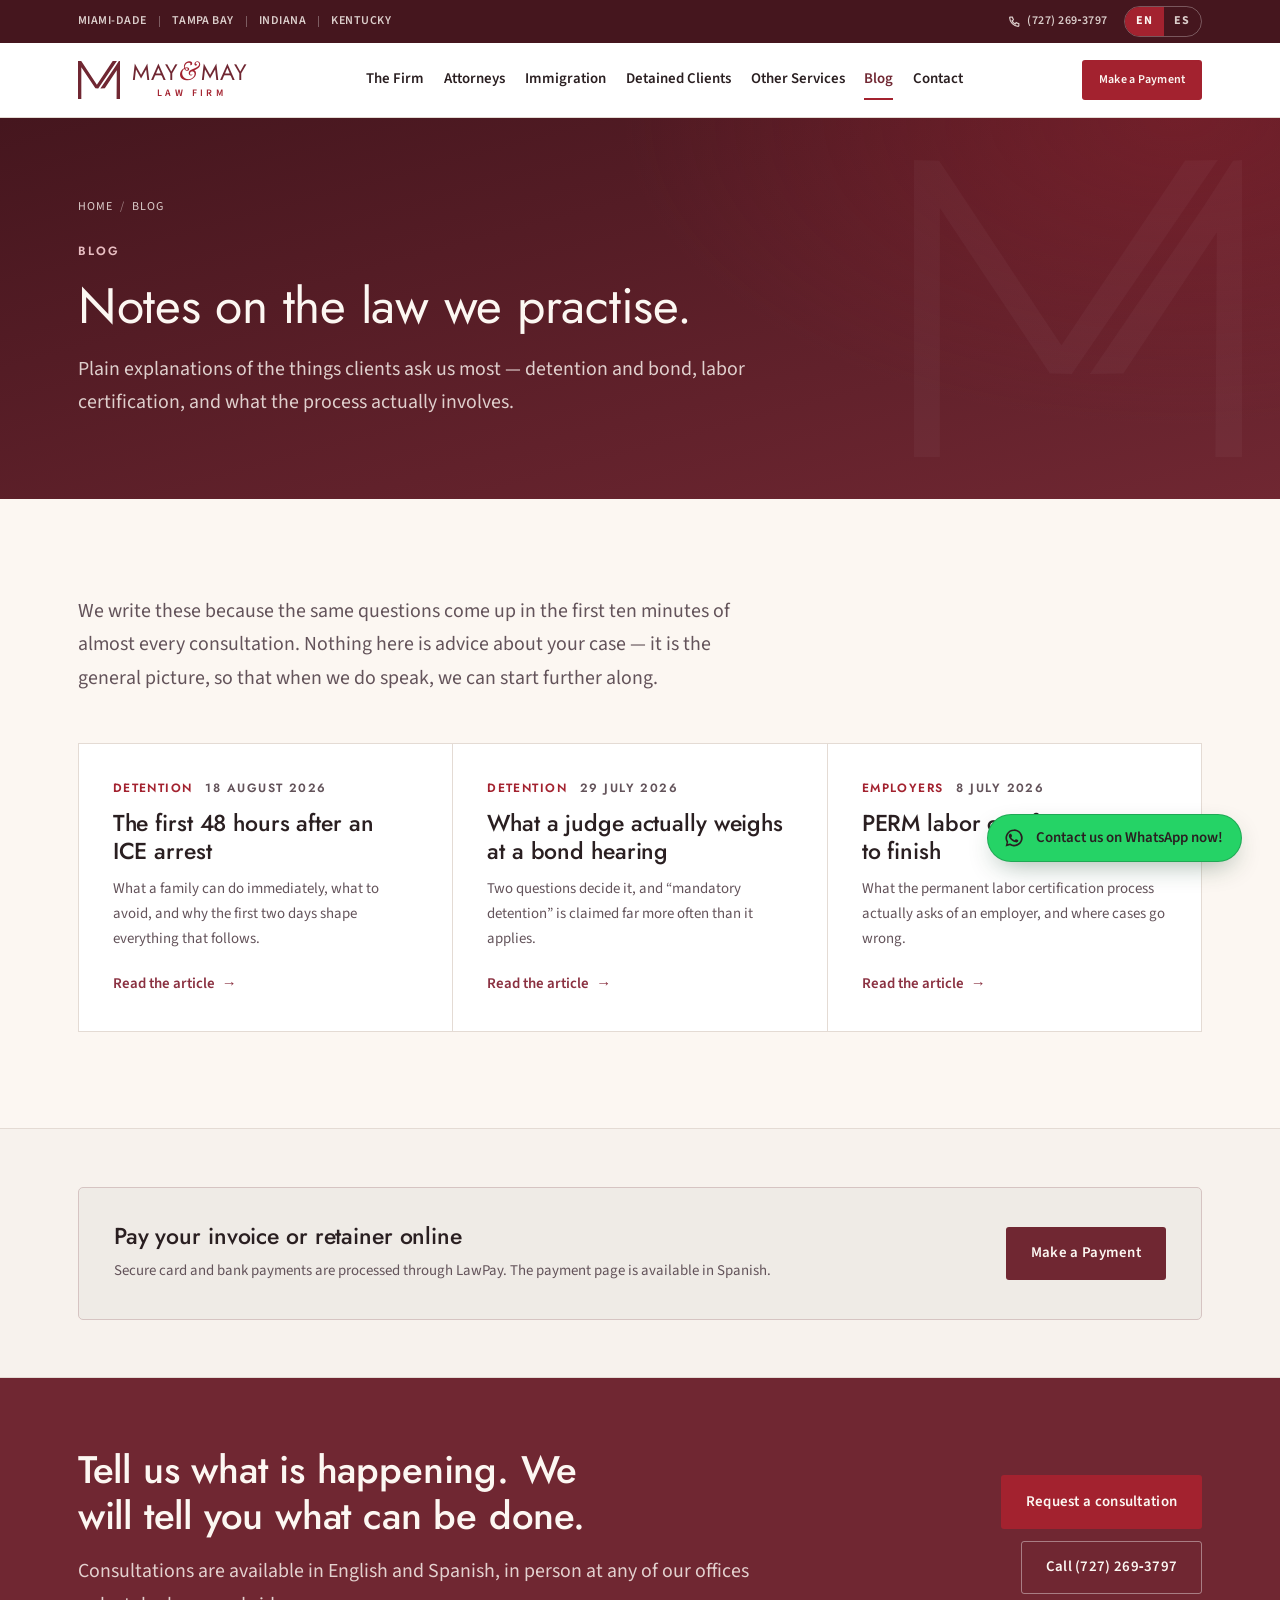
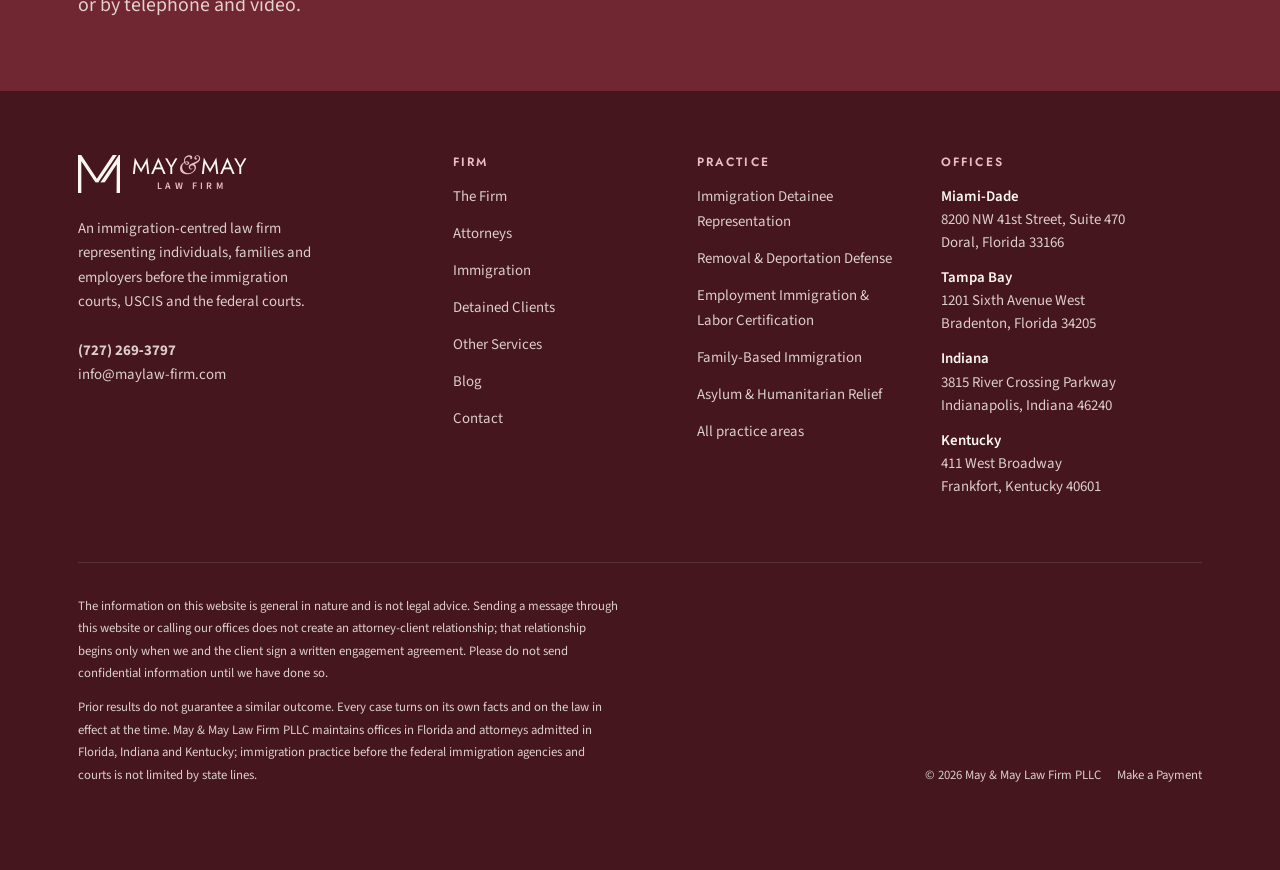
<file: blog.html>
<!DOCTYPE html>
<html lang="en" data-lang="en">
<head>
  <meta charset="utf-8">
  <meta name="viewport" content="width=device-width, initial-scale=1">
  <title data-title-en="Blog | May &amp; May Law Firm PLLC" data-title-es="Blog | May &amp; May Law Firm PLLC">Blog | May &amp; May Law Firm PLLC</title>
  <meta name="description" content="Plain explanations of the questions clients ask us most — immigration detention and bond, labor certification, and what each process actually involves." data-content-en="Plain explanations of the questions clients ask us most — immigration detention and bond, labor certification, and what each process actually involves." data-content-es="Explicaciones claras de lo que más nos preguntan los clientes — detención y fianza de inmigración, certificación laboral, y en qué consiste cada proceso.">
  <meta name="theme-color" content="#702732">
  <link rel="canonical" href="https://www.mayandmay-law.com/blog.html">
  <link rel="icon" href="assets/img/favicon.svg" type="image/svg+xml">
  <link rel="apple-touch-icon" href="assets/img/favicon.svg">

  <meta property="og:type" content="website">
  <meta property="og:site_name" content="May &amp; May Law Firm PLLC">
  <meta property="og:title" content="Blog | May &amp; May Law Firm PLLC">
  <meta property="og:description" content="Plain explanations of the questions clients ask us most — immigration detention and bond, labor certification, and what each process actually involves.">
  <meta property="og:url" content="https://www.mayandmay-law.com/blog.html">
  <meta property="og:image" content="https://www.mayandmay-law.com/assets/img/logo-lockup.svg">
  <meta property="og:locale" content="en_US">
  <meta property="og:locale:alternate" content="es_US">
  <meta name="twitter:card" content="summary">

  <link rel="preload" href="assets/fonts/jost-normal-latin.woff2" as="font"
        type="font/woff2" crossorigin>
  <link rel="preload" href="assets/fonts/source-sans-3-normal-latin.woff2" as="font"
        type="font/woff2" crossorigin>
  <link rel="stylesheet" href="assets/fonts/fonts.css">
  <link rel="stylesheet" href="assets/css/brand.css">
  <link rel="stylesheet" href="assets/css/site.css">
  <script src="assets/js/site.js"></script>
  <script type="application/ld+json">
  {
    "@context": "https://schema.org",
    "@type": "LegalService",
    "name": "May & May Law Firm PLLC",
    "url": "https://www.mayandmay-law.com/",
    "telephone": "+17272693797",
    "email": "info@maylaw-firm.com",
    "slogan": "Your Future. Our Counsel.",
    "image": "https://www.mayandmay-law.com/assets/img/logo-lockup.svg",
    "priceRange": "$$",
    "availableLanguage": ["en", "es"],
    "address": {
      "@type": "PostalAddress",
      "streetAddress": "8200 NW 41st Street, Suite 470",
      "addressLocality": "Doral",
      "addressRegion": "FL",
      "postalCode": "33166",
      "addressCountry": "US"
    },
    "contactPoint": {
      "@type": "ContactPoint",
      "contactType": "customer service",
      "telephone": "+17272693797",
      "email": "info@maylaw-firm.com",
      "availableLanguage": ["English", "Spanish"],
      "contactOption": "TollFree"
    },
    "sameAs": ["https://wa.me/17272693797"],
    "areaServed": [
      { "@type": "AdministrativeArea", "name": "Miami-Dade County, Florida" },
      { "@type": "AdministrativeArea", "name": "Tampa Bay, Florida" },
      { "@type": "State", "name": "Indiana" },
      { "@type": "State", "name": "Kentucky" }
    ],
    "knowsLanguage": ["English", "Spanish"],
    "serviceType": [
      "Immigration detainee representation",
      "Immigration bond hearings",
      "Removal and deportation defense",
      "Labor certification and employment-based immigration",
      "Family-based immigration",
      "Asylum and humanitarian relief",
      "Citizenship and naturalization",
      "Federal habeas corpus litigation"
    ]
  }
  </script>
</head>
<body>
  <a class="skip-link" href="#main"><span data-l="en">Skip to main content</span><span data-l="es" lang="es">Ir al contenido principal</span></a>
  <div class="utility-bar">
    <div class="container">
      <ul class="utility-locations"><li><span data-l="en">Miami-Dade</span><span data-l="es" lang="es">Miami-Dade</span></li><li><span data-l="en">Tampa Bay</span><span data-l="es" lang="es">Tampa Bay</span></li><li><span data-l="en">Indiana</span><span data-l="es" lang="es">Indiana</span></li><li><span data-l="en">Kentucky</span><span data-l="es" lang="es">Kentucky</span></li></ul>
      <div class="utility-actions">
        <a href="tel:+17272693797">
          <svg width="13" height="13" viewBox="0 0 24 24" fill="none" stroke="currentColor"
               stroke-width="2.2" stroke-linecap="round" aria-hidden="true">
            <path d="M4 4h4l2 5-2.5 1.5a11 11 0 0 0 6 6L15 14l5 2v4a1 1 0 0 1-1 1A17 17 0 0 1 3 5a1 1 0 0 1 1-1z"/>
          </svg>
          <span>(727)&nbsp;269&#8209;3797</span>
        </a>
        <div class="lang-switch" role="group">
          <span class="visually-hidden" id="lang-label"><span data-l="en">Choose a language</span><span data-l="es" lang="es">Elija un idioma</span></span>
          <button type="button" data-set-lang="en" aria-pressed="true"
                  aria-describedby="lang-label" lang="en">EN</button>
          <button type="button" data-set-lang="es" aria-pressed="false"
                  aria-describedby="lang-label" lang="es">ES</button>
        </div>
      </div>
    </div>
  </div>
  <header class="site-header" data-stuck="false">
    <div class="container">
      <a class="brand-lockup" href="index.html">
        <img class="brand-emblem" src="assets/img/logo-mark.svg" alt=""
             width="111" height="100">
        <span class="brand-text" aria-hidden="true">
          <span class="brand-name">May<span class="brand-amp">&amp;</span>May</span>
          <span class="brand-sub">Law Firm</span>
        </span>
        <span class="visually-hidden"><span data-l="en">May &amp; May Law Firm PLLC — home</span><span data-l="es" lang="es">May &amp; May Law Firm PLLC — inicio</span></span>
      </a>

      <nav class="primary-nav" id="primary-nav" aria-label="Main navigation" data-label-en="Main navigation" data-label-es="Navegaci&#243;n principal">
        <ul>
            <li><a href="firm.html"><span data-l="en">The Firm</span><span data-l="es" lang="es">La Firma</span></a></li>
            <li><a href="attorneys.html"><span data-l="en">Attorneys</span><span data-l="es" lang="es">Abogados</span></a></li>
            <li><a href="practice-areas.html"><span data-l="en">Immigration</span><span data-l="es" lang="es">Inmigración</span></a></li>
            <li><a href="detained.html"><span data-l="en">Detained Clients</span><span data-l="es" lang="es">Clientes Detenidos</span></a></li>
            <li><a href="other-services.html"><span data-l="en">Other Services</span><span data-l="es" lang="es">Otros Servicios</span></a></li>
            <li><a href="blog.html" aria-current="page"><span data-l="en">Blog</span><span data-l="es" lang="es">Blog</span></a></li>
            <li><a href="contact.html"><span data-l="en">Contact</span><span data-l="es" lang="es">Contacto</span></a></li>
        </ul>
        <div class="nav-drawer-cta">
          <a class="btn btn-accent" href="https://secure.lawpay.com/pages/maymaylawfirmpllc/immigration-payments-spanish" target="_blank" rel="noopener"><span data-l="en">Make a Payment</span><span data-l="es" lang="es">Hacer un Pago</span></a>
          <a class="btn btn-outline" href="tel:+17272693797"><span data-l="en">Call&nbsp;(727)&nbsp;269&#8209;3797</span><span data-l="es" lang="es">Llamar&nbsp;al&nbsp;(727)&nbsp;269&#8209;3797</span></a>
        </div>
      </nav>

      <div class="header-actions">
        <a class="btn btn-accent btn-sm btn-pay" href="https://secure.lawpay.com/pages/maymaylawfirmpllc/immigration-payments-spanish" target="_blank" rel="noopener">
          <span data-l="en">Make a Payment</span><span data-l="es" lang="es">Hacer un Pago</span>
        </a>
        <button class="nav-toggle" type="button" aria-expanded="false" aria-controls="primary-nav">
          <span></span><span></span><span></span>
          <span class="visually-hidden"><span data-l="en">Open and close the menu</span><span data-l="es" lang="es">Abrir y cerrar el menú</span></span>
        </button>
      </div>
    </div>
  </header>

  <main id="main">
    <section class="page-head">
      <div class="container">
        <nav aria-label="Breadcrumb" data-label-en="Breadcrumb" data-label-es="Ruta de navegaci&#243;n">
          <ol class="breadcrumb">
            <li><a href="index.html"><span data-l="en">Home</span><span data-l="es" lang="es">Inicio</span></a></li>
            <li><span data-l="en">Blog</span><span data-l="es" lang="es">Blog</span></li>
          </ol>
        </nav>
        <span class="kicker"><span data-l="en">Blog</span><span data-l="es" lang="es">Blog</span></span>
        <h1 data-l="en">Notes on the law we practise.</h1>
<h1 data-l="es" lang="es">Notas sobre la ley que ejercemos.</h1>
        <p data-l="en" class="lead">Plain explanations of the things clients ask us most &mdash; detention and bond, labor certification, and what the process actually involves.</p>
<p data-l="es" lang="es" class="lead">Explicaciones claras de lo que m&#225;s nos preguntan los clientes &mdash; detenci&#243;n y fianza, certificaci&#243;n laboral, y en qu&#233; consiste realmente el proceso.</p>
      </div>
    </section>

    <section class="section">
      <div class="container">
        <div class="section-head">
          <p data-l="en" class="lead">We write these because the same questions come up in the first ten minutes of almost every consultation. Nothing here is advice about your case &mdash; it is the general picture, so that when we do speak, we can start further along.</p>
<p data-l="es" lang="es" class="lead">Escribimos esto porque las mismas preguntas surgen en los primeros diez minutos de casi toda consulta. Nada de esto es asesor&#237;a sobre su caso &mdash; es el panorama general, para que cuando hablemos podamos empezar m&#225;s adelante.</p>
        </div>
        <div class="post-list">
        <a class="post-card reveal" href="blog-ice-arrest-first-48-hours.html">
          <p class="post-meta">
            <span class="post-cat"><span data-l="en">Detention</span><span data-l="es" lang="es">Detenci&#243;n</span></span>
            <time datetime="2026-08-18"><span data-l="en">18 August 2026</span><span data-l="es" lang="es">18 de agosto de 2026</span></time>
          </p>
          <h3><span data-l="en">The first 48 hours after an ICE arrest</span><span data-l="es" lang="es">Las primeras 48 horas despu&#233;s de un arresto de ICE</span></h3>
          <p data-l="en" class="post-lead">What a family can do immediately, what to avoid, and why the first two days shape everything that follows.</p>
<p data-l="es" lang="es" class="post-lead">Qu&#233; puede hacer una familia de inmediato, qu&#233; evitar, y por qu&#233; los primeros dos d&#237;as determinan todo lo que sigue.</p>
          <span class="link-arrow"><span data-l="en">Read the article</span><span data-l="es" lang="es">Leer el art&#237;culo</span></span>
        </a>
        <a class="post-card reveal" href="blog-immigration-bond-hearing.html">
          <p class="post-meta">
            <span class="post-cat"><span data-l="en">Detention</span><span data-l="es" lang="es">Detenci&#243;n</span></span>
            <time datetime="2026-07-29"><span data-l="en">29 July 2026</span><span data-l="es" lang="es">29 de julio de 2026</span></time>
          </p>
          <h3><span data-l="en">What a judge actually weighs at a bond hearing</span><span data-l="es" lang="es">Qu&#233; evalu&#250;a realmente un juez en una audiencia de fianza</span></h3>
          <p data-l="en" class="post-lead">Two questions decide it, and &ldquo;mandatory detention&rdquo; is claimed far more often than it applies.</p>
<p data-l="es" lang="es" class="post-lead">Dos preguntas lo deciden, y la &laquo;detenci&#243;n obligatoria&raquo; se alega con mucha m&#225;s frecuencia de la que aplica.</p>
          <span class="link-arrow"><span data-l="en">Read the article</span><span data-l="es" lang="es">Leer el art&#237;culo</span></span>
        </a>
        <a class="post-card reveal" href="blog-perm-labor-certification.html">
          <p class="post-meta">
            <span class="post-cat"><span data-l="en">Employers</span><span data-l="es" lang="es">Empleadores</span></span>
            <time datetime="2026-07-08"><span data-l="en">8 July 2026</span><span data-l="es" lang="es">8 de julio de 2026</span></time>
          </p>
          <h3><span data-l="en">PERM labor certification, start to finish</span><span data-l="es" lang="es">Certificaci&#243;n laboral PERM, de principio a fin</span></h3>
          <p data-l="en" class="post-lead">What the permanent labor certification process actually asks of an employer, and where cases go wrong.</p>
<p data-l="es" lang="es" class="post-lead">Qu&#233; exige realmente el proceso de certificaci&#243;n laboral permanente a un empleador, y d&#243;nde fallan los casos.</p>
          <span class="link-arrow"><span data-l="en">Read the article</span><span data-l="es" lang="es">Leer el art&#237;culo</span></span>
        </a>
        </div>
      </div>
    </section>

    <section class="section-tight band-alt band-line">
      <div class="container">
      <div class="pay-callout">
        <div>
          <h2 data-l="en">Pay your invoice or retainer online</h2>
<h2 data-l="es" lang="es">Pague su factura o anticipo en l&#237;nea</h2>
          <p data-l="en">Secure card and bank payments are processed through LawPay. The payment page is available in Spanish.</p>
<p data-l="es" lang="es">Los pagos seguros con tarjeta y cuenta bancaria se procesan a trav&#233;s de LawPay. La p&#225;gina de pago est&#225; disponible en espa&#241;ol.</p>
        </div>
        <a class="btn btn-primary" href="https://secure.lawpay.com/pages/maymaylawfirmpllc/immigration-payments-spanish" target="_blank" rel="noopener">
          <span data-l="en">Make a Payment</span><span data-l="es" lang="es">Hacer un Pago</span>
        </a>
      </div>

      </div>
    </section>
  </main>

  <section class="cta-band">
    <div class="container">
      <div>
        <h2 data-l="en">Tell us what is happening. We will tell you what can be done.</h2>
<h2 data-l="es" lang="es">Cuéntenos qué está pasando. Le diremos qué se puede hacer.</h2>
        <p data-l="en" class="lead mt-4">Consultations are available in English and Spanish, in person at any of our offices or by telephone and video.</p>
<p data-l="es" lang="es" class="lead mt-4">Las consultas están disponibles en inglés y español, en persona en cualquiera de nuestras oficinas o por teléfono y video.</p>
      </div>
      <div class="btn-row">
        <a class="btn btn-accent" href="contact.html"><span data-l="en">Request a consultation</span><span data-l="es" lang="es">Solicitar una consulta</span></a>
        <a class="btn btn-ghost-invert" href="tel:+17272693797"><span data-l="en">Call&nbsp;(727)&nbsp;269&#8209;3797</span><span data-l="es" lang="es">Llamar&nbsp;al&nbsp;(727)&nbsp;269&#8209;3797</span></a>
      </div>
    </div>
  </section>
  <footer class="site-footer">
    <div class="container">
      <div class="footer-main">
        <div class="footer-brand">
          <span class="brand-lockup is-invert">
            <img class="brand-emblem" src="assets/img/logo-mark-invert.svg" alt=""
                 width="111" height="100">
            <span class="brand-text" aria-hidden="true">
              <span class="brand-name">May<span class="brand-amp">&amp;</span>May</span>
              <span class="brand-sub">Law Firm</span>
            </span>
          </span>
          <p class="visually-hidden">May &amp; May Law Firm PLLC</p>
          <p data-l="en">An immigration-centred law firm representing individuals, families and employers before the immigration courts, USCIS and the federal courts.</p>
<p data-l="es" lang="es">Una firma de abogados centrada en inmigración que representa a personas, familias y empleadores ante las cortes de inmigración, USCIS y las cortes federales.</p>
          <p class="mt-5">
            <a href="tel:+17272693797"><strong>(727)&nbsp;269&#8209;3797</strong></a><br>
            <a href="mailto:info@maylaw-firm.com">info@maylaw-firm.com</a>
          </p>
        </div>

        <div>
          <h2><span data-l="en">Firm</span><span data-l="es" lang="es">La Firma</span></h2>
          <ul>
            <li><a href="firm.html"><span data-l="en">The Firm</span><span data-l="es" lang="es">La Firma</span></a></li>
            <li><a href="attorneys.html"><span data-l="en">Attorneys</span><span data-l="es" lang="es">Abogados</span></a></li>
            <li><a href="practice-areas.html"><span data-l="en">Immigration</span><span data-l="es" lang="es">Inmigración</span></a></li>
            <li><a href="detained.html"><span data-l="en">Detained Clients</span><span data-l="es" lang="es">Clientes Detenidos</span></a></li>
            <li><a href="other-services.html"><span data-l="en">Other Services</span><span data-l="es" lang="es">Otros Servicios</span></a></li>
            <li><a href="blog.html"><span data-l="en">Blog</span><span data-l="es" lang="es">Blog</span></a></li>
            <li><a href="contact.html"><span data-l="en">Contact</span><span data-l="es" lang="es">Contacto</span></a></li>
          </ul>
        </div>

        <div>
          <h2><span data-l="en">Practice</span><span data-l="es" lang="es">Práctica</span></h2>
          <ul>
            <li><a href="practice-areas.html#detainee-representation"><span data-l="en">Immigration Detainee Representation</span><span data-l="es" lang="es">Representación de Detenidos de Inmigración</span></a></li>
            <li><a href="practice-areas.html#removal-defense"><span data-l="en">Removal &amp; Deportation Defense</span><span data-l="es" lang="es">Defensa contra la Deportación</span></a></li>
            <li><a href="practice-areas.html#employment-immigration"><span data-l="en">Employment Immigration &amp; Labor Certification</span><span data-l="es" lang="es">Inmigración por Empleo y Certificación Laboral</span></a></li>
            <li><a href="practice-areas.html#family-immigration"><span data-l="en">Family-Based Immigration</span><span data-l="es" lang="es">Inmigración Familiar</span></a></li>
            <li><a href="practice-areas.html#asylum-humanitarian"><span data-l="en">Asylum &amp; Humanitarian Relief</span><span data-l="es" lang="es">Asilo y Alivio Humanitario</span></a></li>
            <li><a href="practice-areas.html"><span data-l="en">All practice areas</span><span data-l="es" lang="es">Todas las áreas de práctica</span></a></li>
          </ul>
        </div>

        <div>
          <h2><span data-l="en">Offices</span><span data-l="es" lang="es">Oficinas</span></h2>
          <ul class="footer-offices">
            <li><strong><span data-l="en">Miami-Dade</span><span data-l="es" lang="es">Miami-Dade</span></strong>8200 NW 41st Street, Suite 470<br>Doral, Florida 33166</li>
            <li><strong><span data-l="en">Tampa Bay</span><span data-l="es" lang="es">Tampa Bay</span></strong>1201 Sixth Avenue West<br>Bradenton, Florida 34205</li>
            <li><strong><span data-l="en">Indiana</span><span data-l="es" lang="es">Indiana</span></strong>3815 River Crossing Parkway<br>Indianapolis, Indiana 46240</li>
            <li><strong><span data-l="en">Kentucky</span><span data-l="es" lang="es">Kentucky</span></strong>411 West Broadway<br>Frankfort, Kentucky 40601</li>
          </ul>
        </div>
      </div>

      <div class="footer-bottom">
        <div class="footer-legal">
          <p data-l="en">The information on this website is general in nature and is not legal advice. Sending a message through this website or calling our offices does not create an attorney-client relationship; that relationship begins only when we and the client sign a written engagement agreement. Please do not send confidential information until we have done so.</p>
<p data-l="es" lang="es">La información de este sitio web es de carácter general y no constituye asesoría legal. Enviar un mensaje por este sitio o llamar a nuestras oficinas no crea una relación abogado-cliente; esa relación comienza únicamente cuando el cliente y la firma firman un acuerdo de representación por escrito. Por favor, no envíe información confidencial antes de ese momento.</p>
          <p data-l="en">Prior results do not guarantee a similar outcome. Every case turns on its own facts and on the law in effect at the time. May &amp; May Law Firm PLLC maintains offices in Florida and attorneys admitted in Florida, Indiana and Kentucky; immigration practice before the federal immigration agencies and courts is not limited by state lines.</p>
<p data-l="es" lang="es">Los resultados anteriores no garantizan un resultado similar. Cada caso depende de sus propios hechos y de la ley vigente en ese momento. May &amp; May Law Firm PLLC mantiene oficinas en Florida y abogados admitidos en Florida, Indiana y Kentucky; la práctica de inmigración ante las agencias y cortes federales de inmigración no está limitada por fronteras estatales.</p>
        </div>
        <div class="footer-meta">
          <span>&copy; <span data-year>2026</span> May &amp; May Law Firm PLLC</span>
          <a href="https://secure.lawpay.com/pages/maymaylawfirmpllc/immigration-payments-spanish" target="_blank" rel="noopener"><span data-l="en">Make a Payment</span><span data-l="es" lang="es">Hacer un Pago</span></a>
        </div>
      </div>
    </div>
  </footer>
  <a class="whatsapp-bubble" href="https://wa.me/17272693797" target="_blank" rel="noopener"
     aria-label="Contact us on WhatsApp now — opens WhatsApp in a new tab" data-label-en="Contact us on WhatsApp now — opens WhatsApp in a new tab" data-label-es="Cont&#225;ctenos por WhatsApp ahora &mdash; abre WhatsApp en una pesta&#241;a nueva">
    <svg class="whatsapp-bubble-icon" viewBox="0 0 32 32" aria-hidden="true" focusable="false">
      <path d="M16.03 4.5A11.4 11.4 0 0 0 6.2 21.66L4.8 27.2l5.7-1.44a11.4 11.4 0 1 0 5.53-21.26zm0 2.28a9.12 9.12 0 0 1 4.5 17.05 9.12 9.12 0 0 1-9.36-.36l-.42-.26-3.24.82.82-3.16-.28-.44a9.12 9.12 0 0 1 7.98-13.65z"/>
      <path d="M12.28 10.7c-.24-.53-.48-.5-.7-.51h-.6c-.2 0-.55.08-.83.4-.29.31-1.1 1.07-1.1 2.6s1.13 3.02 1.28 3.23c.16.2 2.17 3.47 5.34 4.73 2.63 1.04 3.16.84 3.74.78.57-.05 1.85-.75 2.11-1.49.26-.73.26-1.36.19-1.49-.08-.13-.29-.2-.6-.36-.31-.16-1.85-.91-2.13-1.02-.29-.1-.5-.16-.71.16-.21.31-.83 1.02-1 1.23-.18.2-.35.24-.65.08-.31-.16-1.31-.48-2.5-1.54-.92-.82-1.54-1.83-1.72-2.14-.18-.32-.02-.49.13-.65.14-.15.35-.4.52-.6.17-.2.23-.34.34-.55.11-.2.05-.39-.03-.55-.08-.16-.71-1.7-.98-2.32z"/>
    </svg>
    <span class="whatsapp-bubble-text"><span data-l="en">Contact us on WhatsApp now!</span><span data-l="es" lang="es">&#161;Cont&#225;ctenos por WhatsApp ahora!</span></span>
  </a>
</body>
</html>
</file>
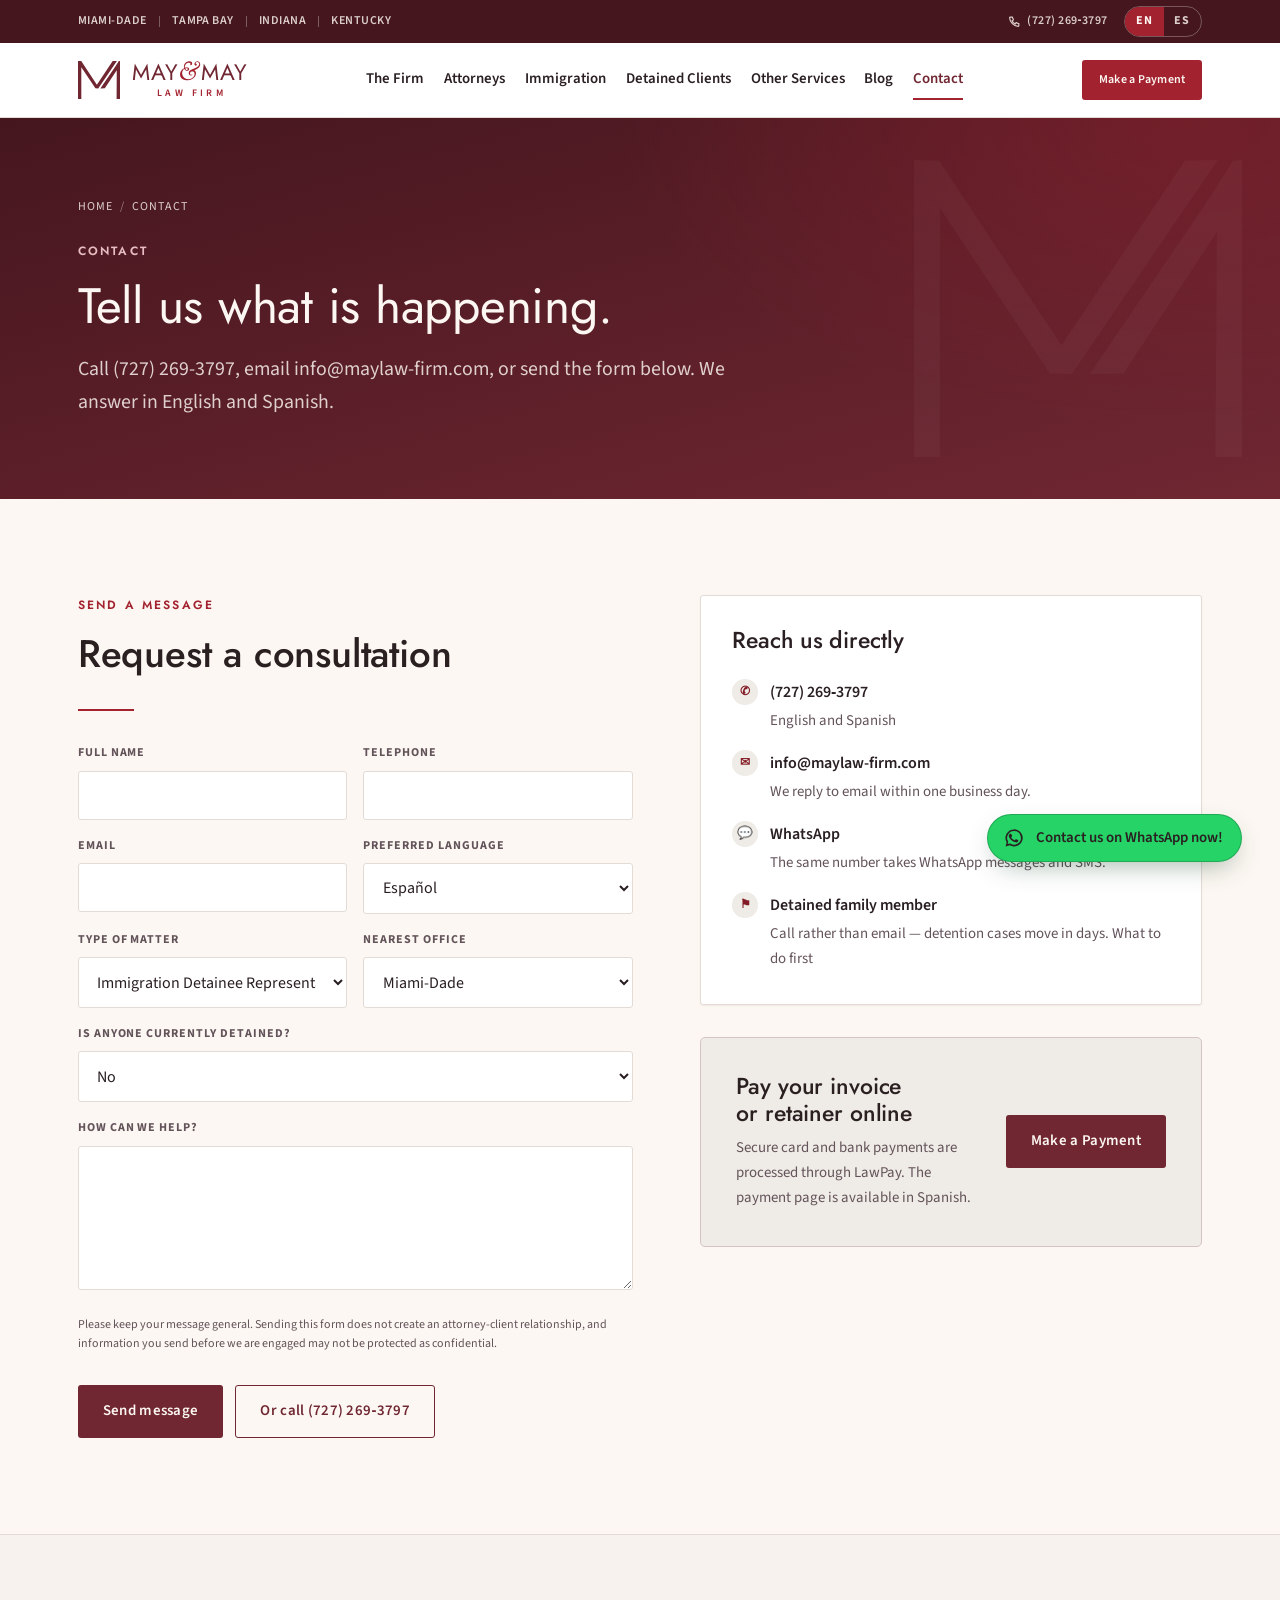
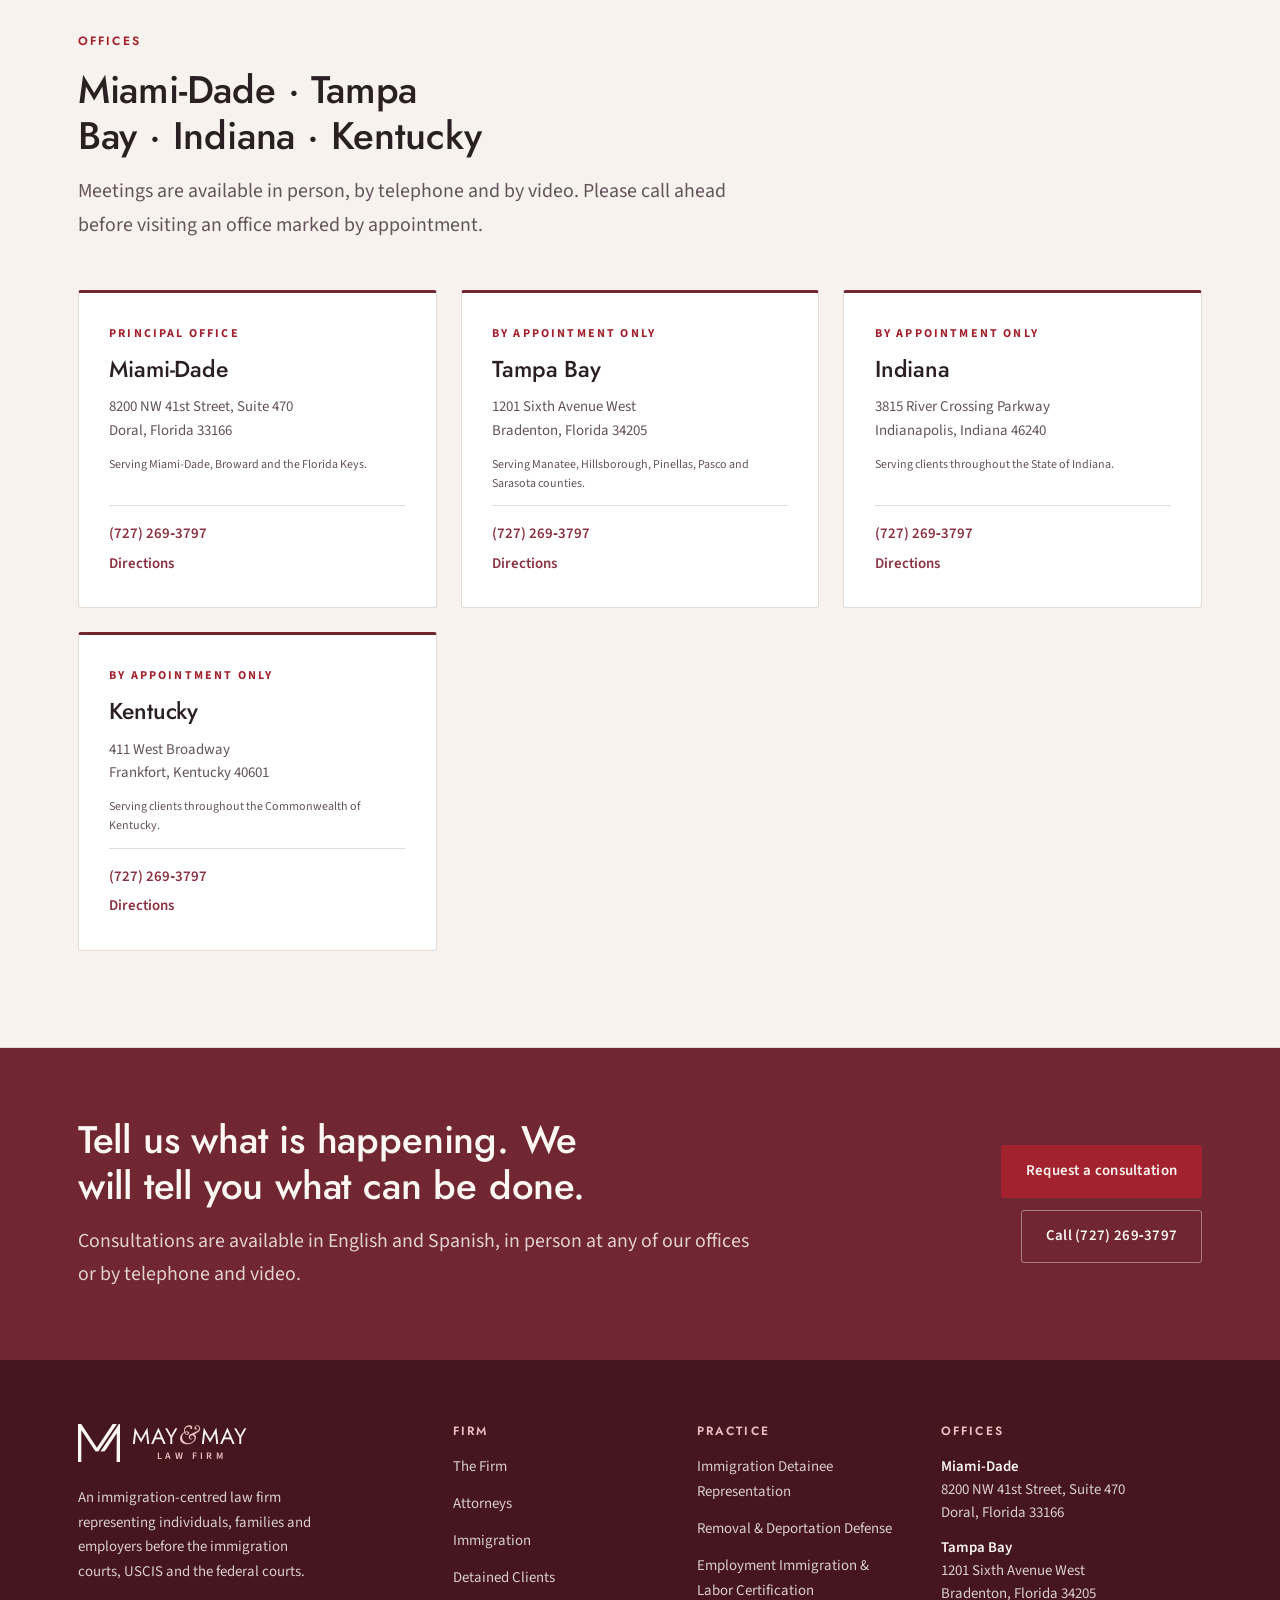
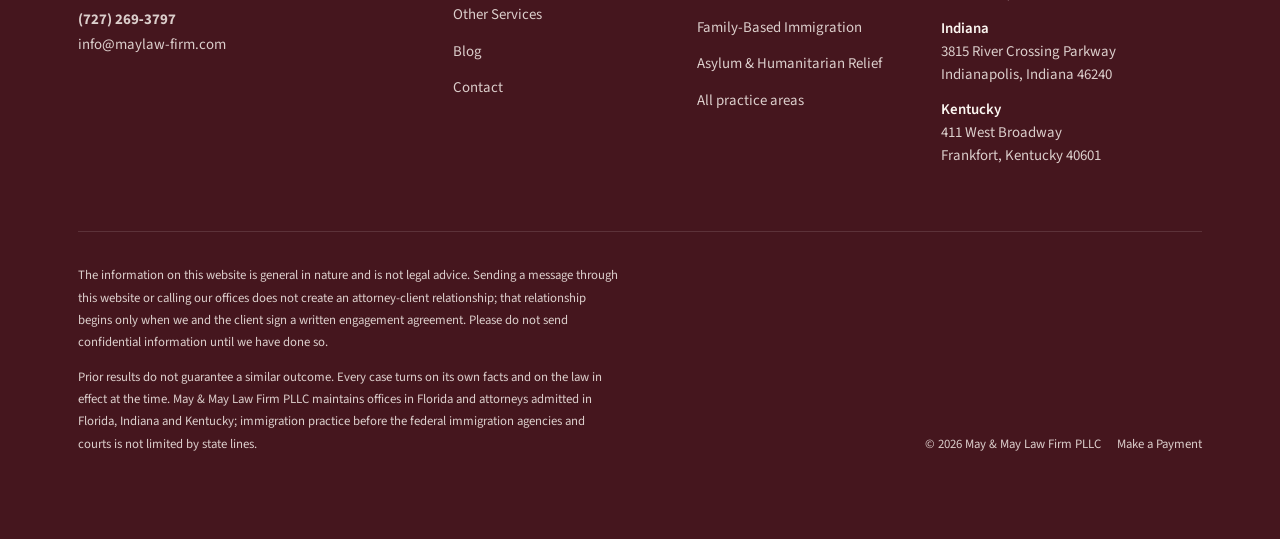
<file: contact.html>
<!DOCTYPE html>
<html lang="en" data-lang="en">
<head>
  <meta charset="utf-8">
  <meta name="viewport" content="width=device-width, initial-scale=1">
  <title data-title-en="Contact | May &amp; May Law Firm PLLC" data-title-es="Contacto | May &amp; May Law Firm PLLC">Contact | May &amp; May Law Firm PLLC</title>
  <meta name="description" content="Request a consultation in English or Spanish. Offices in Miami-Dade, Tampa Bay, Indiana and Kentucky." data-content-en="Request a consultation in English or Spanish. Offices in Miami-Dade, Tampa Bay, Indiana and Kentucky." data-content-es="Solicite una consulta en inglés o español. Oficinas en Miami-Dade, Tampa Bay, Indiana y Kentucky.">
  <meta name="theme-color" content="#702732">
  <link rel="canonical" href="https://www.mayandmay-law.com/contact.html">
  <link rel="icon" href="assets/img/favicon.svg" type="image/svg+xml">
  <link rel="apple-touch-icon" href="assets/img/favicon.svg">

  <meta property="og:type" content="website">
  <meta property="og:site_name" content="May &amp; May Law Firm PLLC">
  <meta property="og:title" content="Contact | May &amp; May Law Firm PLLC">
  <meta property="og:description" content="Request a consultation in English or Spanish. Offices in Miami-Dade, Tampa Bay, Indiana and Kentucky.">
  <meta property="og:url" content="https://www.mayandmay-law.com/contact.html">
  <meta property="og:image" content="https://www.mayandmay-law.com/assets/img/logo-lockup.svg">
  <meta property="og:locale" content="en_US">
  <meta property="og:locale:alternate" content="es_US">
  <meta name="twitter:card" content="summary">

  <link rel="preload" href="assets/fonts/jost-normal-latin.woff2" as="font"
        type="font/woff2" crossorigin>
  <link rel="preload" href="assets/fonts/source-sans-3-normal-latin.woff2" as="font"
        type="font/woff2" crossorigin>
  <link rel="stylesheet" href="assets/fonts/fonts.css">
  <link rel="stylesheet" href="assets/css/brand.css">
  <link rel="stylesheet" href="assets/css/site.css">
  <script src="assets/js/site.js"></script>
  <script type="application/ld+json">
  {
    "@context": "https://schema.org",
    "@type": "LegalService",
    "name": "May & May Law Firm PLLC",
    "url": "https://www.mayandmay-law.com/",
    "telephone": "+17272693797",
    "email": "info@maylaw-firm.com",
    "slogan": "Your Future. Our Counsel.",
    "image": "https://www.mayandmay-law.com/assets/img/logo-lockup.svg",
    "priceRange": "$$",
    "availableLanguage": ["en", "es"],
    "address": {
      "@type": "PostalAddress",
      "streetAddress": "8200 NW 41st Street, Suite 470",
      "addressLocality": "Doral",
      "addressRegion": "FL",
      "postalCode": "33166",
      "addressCountry": "US"
    },
    "contactPoint": {
      "@type": "ContactPoint",
      "contactType": "customer service",
      "telephone": "+17272693797",
      "email": "info@maylaw-firm.com",
      "availableLanguage": ["English", "Spanish"],
      "contactOption": "TollFree"
    },
    "sameAs": ["https://wa.me/17272693797"],
    "areaServed": [
      { "@type": "AdministrativeArea", "name": "Miami-Dade County, Florida" },
      { "@type": "AdministrativeArea", "name": "Tampa Bay, Florida" },
      { "@type": "State", "name": "Indiana" },
      { "@type": "State", "name": "Kentucky" }
    ],
    "knowsLanguage": ["English", "Spanish"],
    "serviceType": [
      "Immigration detainee representation",
      "Immigration bond hearings",
      "Removal and deportation defense",
      "Labor certification and employment-based immigration",
      "Family-based immigration",
      "Asylum and humanitarian relief",
      "Citizenship and naturalization",
      "Federal habeas corpus litigation"
    ]
  }
  </script>
</head>
<body>
  <a class="skip-link" href="#main"><span data-l="en">Skip to main content</span><span data-l="es" lang="es">Ir al contenido principal</span></a>
  <div class="utility-bar">
    <div class="container">
      <ul class="utility-locations"><li><span data-l="en">Miami-Dade</span><span data-l="es" lang="es">Miami-Dade</span></li><li><span data-l="en">Tampa Bay</span><span data-l="es" lang="es">Tampa Bay</span></li><li><span data-l="en">Indiana</span><span data-l="es" lang="es">Indiana</span></li><li><span data-l="en">Kentucky</span><span data-l="es" lang="es">Kentucky</span></li></ul>
      <div class="utility-actions">
        <a href="tel:+17272693797">
          <svg width="13" height="13" viewBox="0 0 24 24" fill="none" stroke="currentColor"
               stroke-width="2.2" stroke-linecap="round" aria-hidden="true">
            <path d="M4 4h4l2 5-2.5 1.5a11 11 0 0 0 6 6L15 14l5 2v4a1 1 0 0 1-1 1A17 17 0 0 1 3 5a1 1 0 0 1 1-1z"/>
          </svg>
          <span>(727)&nbsp;269&#8209;3797</span>
        </a>
        <div class="lang-switch" role="group">
          <span class="visually-hidden" id="lang-label"><span data-l="en">Choose a language</span><span data-l="es" lang="es">Elija un idioma</span></span>
          <button type="button" data-set-lang="en" aria-pressed="true"
                  aria-describedby="lang-label" lang="en">EN</button>
          <button type="button" data-set-lang="es" aria-pressed="false"
                  aria-describedby="lang-label" lang="es">ES</button>
        </div>
      </div>
    </div>
  </div>
  <header class="site-header" data-stuck="false">
    <div class="container">
      <a class="brand-lockup" href="index.html">
        <img class="brand-emblem" src="assets/img/logo-mark.svg" alt=""
             width="111" height="100">
        <span class="brand-text" aria-hidden="true">
          <span class="brand-name">May<span class="brand-amp">&amp;</span>May</span>
          <span class="brand-sub">Law Firm</span>
        </span>
        <span class="visually-hidden"><span data-l="en">May &amp; May Law Firm PLLC — home</span><span data-l="es" lang="es">May &amp; May Law Firm PLLC — inicio</span></span>
      </a>

      <nav class="primary-nav" id="primary-nav" aria-label="Main navigation" data-label-en="Main navigation" data-label-es="Navegaci&#243;n principal">
        <ul>
            <li><a href="firm.html"><span data-l="en">The Firm</span><span data-l="es" lang="es">La Firma</span></a></li>
            <li><a href="attorneys.html"><span data-l="en">Attorneys</span><span data-l="es" lang="es">Abogados</span></a></li>
            <li><a href="practice-areas.html"><span data-l="en">Immigration</span><span data-l="es" lang="es">Inmigración</span></a></li>
            <li><a href="detained.html"><span data-l="en">Detained Clients</span><span data-l="es" lang="es">Clientes Detenidos</span></a></li>
            <li><a href="other-services.html"><span data-l="en">Other Services</span><span data-l="es" lang="es">Otros Servicios</span></a></li>
            <li><a href="blog.html"><span data-l="en">Blog</span><span data-l="es" lang="es">Blog</span></a></li>
            <li><a href="contact.html" aria-current="page"><span data-l="en">Contact</span><span data-l="es" lang="es">Contacto</span></a></li>
        </ul>
        <div class="nav-drawer-cta">
          <a class="btn btn-accent" href="https://secure.lawpay.com/pages/maymaylawfirmpllc/immigration-payments-spanish" target="_blank" rel="noopener"><span data-l="en">Make a Payment</span><span data-l="es" lang="es">Hacer un Pago</span></a>
          <a class="btn btn-outline" href="tel:+17272693797"><span data-l="en">Call&nbsp;(727)&nbsp;269&#8209;3797</span><span data-l="es" lang="es">Llamar&nbsp;al&nbsp;(727)&nbsp;269&#8209;3797</span></a>
        </div>
      </nav>

      <div class="header-actions">
        <a class="btn btn-accent btn-sm btn-pay" href="https://secure.lawpay.com/pages/maymaylawfirmpllc/immigration-payments-spanish" target="_blank" rel="noopener">
          <span data-l="en">Make a Payment</span><span data-l="es" lang="es">Hacer un Pago</span>
        </a>
        <button class="nav-toggle" type="button" aria-expanded="false" aria-controls="primary-nav">
          <span></span><span></span><span></span>
          <span class="visually-hidden"><span data-l="en">Open and close the menu</span><span data-l="es" lang="es">Abrir y cerrar el menú</span></span>
        </button>
      </div>
    </div>
  </header>

  <main id="main">
    <section class="page-head">
      <div class="container">
        <nav aria-label="Breadcrumb" data-label-en="Breadcrumb" data-label-es="Ruta de navegaci&#243;n">
          <ol class="breadcrumb">
            <li><a href="index.html"><span data-l="en">Home</span><span data-l="es" lang="es">Inicio</span></a></li>
            <li><span data-l="en">Contact</span><span data-l="es" lang="es">Contacto</span></li>
          </ol>
        </nav>
        <span class="kicker"><span data-l="en">Contact</span><span data-l="es" lang="es">Contacto</span></span>
        <h1 data-l="en">Tell us what is happening.</h1>
<h1 data-l="es" lang="es">Cu&#233;ntenos qu&#233; est&#225; pasando.</h1>
        <p data-l="en" class="lead">Call (727) 269-3797, email info@maylaw-firm.com, or send the form below. We answer in English and Spanish.</p>
<p data-l="es" lang="es" class="lead">Llame al (727) 269-3797, escriba a info@maylaw-firm.com o env&#237;e el formulario. Respondemos en ingl&#233;s y espa&#241;ol.</p>
      </div>
    </section>

    <section class="section">
      <div class="container split">
        <div>
          <span class="kicker"><span data-l="en">Send a message</span><span data-l="es" lang="es">Enviar un mensaje</span></span>
          <h2 data-l="en">Request a consultation</h2>
<h2 data-l="es" lang="es">Solicitar una consulta</h2>
          <hr class="rule mt-6">

          <!-- TODO(May & May): replace the action below with a real form endpoint
               (Formspree, Netlify Forms, Basin, or your host's own handler). While
               it still reads REPLACE_WITH_FORM_ENDPOINT, site.js catches the submit
               and opens the visitor's email client with the answers filled in, so
               no enquiry is lost — but a real endpoint is much better. -->
          <form class="form-grid mt-6" data-contact-form method="post"
                action="REPLACE_WITH_FORM_ENDPOINT" data-fallback-email="info@maylaw-firm.com">
            <div class="field field-half">
              <label for="f-name"><span data-l="en">Full name</span><span data-l="es" lang="es">Nombre completo</span></label>
              <input id="f-name" name="name" type="text" autocomplete="name" required>
            </div>
            <div class="field field-half">
              <label for="f-phone"><span data-l="en">Telephone</span><span data-l="es" lang="es">Tel&#233;fono</span></label>
              <input id="f-phone" name="phone" type="tel" autocomplete="tel" required>
            </div>
            <div class="field field-half">
              <label for="f-email"><span data-l="en">Email</span><span data-l="es" lang="es">Correo electr&#243;nico</span></label>
              <input id="f-email" name="email" type="email" autocomplete="email" required>
            </div>
            <div class="field field-half">
              <label for="f-lang"><span data-l="en">Preferred language</span><span data-l="es" lang="es">Idioma preferido</span></label>
              <select id="f-lang" name="preferred_language">
                <option value="es">Espa&#241;ol</option>
                <option value="en">English</option>
              </select>
            </div>
            <div class="field field-half">
              <label for="f-matter"><span data-l="en">Type of matter</span><span data-l="es" lang="es">Tipo de asunto</span></label>
              <select id="f-matter" name="matter">
              <option value="detainee-representation">Immigration Detainee Representation &#183; Representación de Detenidos de Inmigración</option>
              <option value="removal-defense">Removal &amp; Deportation Defense &#183; Defensa contra la Deportación</option>
              <option value="employment-immigration">Employment Immigration &amp; Labor Certification &#183; Inmigración por Empleo y Certificación Laboral</option>
              <option value="family-immigration">Family-Based Immigration &#183; Inmigración Familiar</option>
              <option value="asylum-humanitarian">Asylum &amp; Humanitarian Relief &#183; Asilo y Alivio Humanitario</option>
              <option value="citizenship">Citizenship &amp; Naturalization &#183; Ciudadanía y Naturalización</option>
              <option value="federal-litigation">Federal Court Litigation &#183; Litigio en Corte Federal</option>
              <option value="personal-injury">Personal Injury &#183; Lesiones Personales</option>
              <option value="family-law">Family Law &#183; Derecho de Familia</option>
              <option value="estate-planning">Estate Planning &#183; Planificaci&#243;n Patrimonial</option>
              <option value="criminal-defense">Criminal Defense &#183; Defensa Criminal</option>
              <option value="small-business">Small Business &#183; Peque&#241;as Empresas</option>
              <option value="real-estate">Real Estate &#183; Bienes Ra&#237;ces</option>
                <option value="other">Something else &#183; Otro asunto</option>
              </select>
            </div>
            <div class="field field-half">
              <label for="f-office"><span data-l="en">Nearest office</span><span data-l="es" lang="es">Oficina m&#225;s cercana</span></label>
              <select id="f-office" name="office">
              <option value="miami-dade">Miami-Dade</option>
              <option value="tampa-bay">Tampa Bay</option>
              <option value="indiana">Indiana</option>
              <option value="kentucky">Kentucky</option>
              </select>
            </div>
            <div class="field field-full">
              <label for="f-detained"><span data-l="en">Is anyone currently detained?</span><span data-l="es" lang="es">&#191;Hay alguien detenido actualmente?</span></label>
              <select id="f-detained" name="detained">
                <option value="no">No</option>
                <option value="yes">Yes, call me first &#183; S&#237;, ll&#225;menme primero</option>
              </select>
            </div>
            <div class="field field-full">
              <label for="f-message"><span data-l="en">How can we help?</span><span data-l="es" lang="es">&#191;C&#243;mo podemos ayudar?</span></label>
              <textarea id="f-message" name="message" required></textarea>
            </div>
            <div class="field-full">
              <p data-l="en" class="field-note">Please keep your message general. Sending this form does not create an attorney-client relationship, and information you send before we are engaged may not be protected as confidential.</p>
<p data-l="es" lang="es" class="field-note">Por favor, mantenga su mensaje en t&#233;rminos generales. El env&#237;o de este formulario no crea una relaci&#243;n abogado-cliente, y la informaci&#243;n que env&#237;e antes de contratarnos podr&#237;a no estar protegida como confidencial.</p>
              <div class="btn-row">
                <button class="btn btn-primary" type="submit"><span data-l="en">Send message</span><span data-l="es" lang="es">Enviar mensaje</span></button>
                <a class="btn btn-outline" href="tel:+17272693797"><span data-l="en">Or&nbsp;call&nbsp;(727)&nbsp;269&#8209;3797</span><span data-l="es" lang="es">O&nbsp;llame&nbsp;al&nbsp;(727)&nbsp;269&#8209;3797</span></a>
              </div>
            </div>
          </form>
        </div>

        <div>
          <div class="value-card">
            <h3><span data-l="en">Reach us directly</span><span data-l="es" lang="es">Cont&#225;ctenos directamente</span></h3>
            <ul class="checklist mt-5">
              <li><span>&#9990;</span><div><strong><a href="tel:+17272693797">(727)&nbsp;269&#8209;3797</a></strong>
                <p><span data-l="en">English and Spanish</span><span data-l="es" lang="es">Ingl&#233;s y espa&#241;ol</span></p></div></li>
              <li><span>&#9993;</span><div><strong><a href="mailto:info@maylaw-firm.com">info@maylaw-firm.com</a></strong>
                <p><span data-l="en">We reply to email within one business day.</span><span data-l="es" lang="es">Respondemos los correos dentro de un d&#237;a h&#225;bil.</span></p></div></li>
              <li><span>&#128172;</span><div><strong><a href="https://wa.me/17272693797" target="_blank" rel="noopener">WhatsApp</a></strong>
                <p><span data-l="en">The same number takes WhatsApp messages and SMS.</span><span data-l="es" lang="es">El mismo n&#250;mero recibe mensajes de WhatsApp y SMS.</span></p></div></li>
              <li><span>&#9873;</span><div><strong><span data-l="en">Detained family member</span><span data-l="es" lang="es">Familiar detenido</span></strong>
                <p><span data-l="en">Call rather than email &mdash; detention cases move in days.</span><span data-l="es" lang="es">Llame en lugar de escribir &mdash; los casos de detenci&#243;n avanzan en d&#237;as.</span> <a href="detained.html"><span data-l="en">What to do first</span><span data-l="es" lang="es">Qu&#233; hacer primero</span></a></p></div></li>
            </ul>
          </div>
          <div class="mt-6">
      <div class="pay-callout">
        <div>
          <h2 data-l="en">Pay your invoice or retainer online</h2>
<h2 data-l="es" lang="es">Pague su factura o anticipo en l&#237;nea</h2>
          <p data-l="en">Secure card and bank payments are processed through LawPay. The payment page is available in Spanish.</p>
<p data-l="es" lang="es">Los pagos seguros con tarjeta y cuenta bancaria se procesan a trav&#233;s de LawPay. La p&#225;gina de pago est&#225; disponible en espa&#241;ol.</p>
        </div>
        <a class="btn btn-primary" href="https://secure.lawpay.com/pages/maymaylawfirmpllc/immigration-payments-spanish" target="_blank" rel="noopener">
          <span data-l="en">Make a Payment</span><span data-l="es" lang="es">Hacer un Pago</span>
        </a>
      </div>

          </div>
        </div>
      </div>
    </section>

    <section class="section band-alt band-line">
      <div class="container">
        <div class="section-head">
          <span class="kicker"><span data-l="en">Offices</span><span data-l="es" lang="es">Oficinas</span></span>
          <h2 data-l="en">Miami-Dade &#183; Tampa Bay &#183; Indiana &#183; Kentucky</h2>
<h2 data-l="es" lang="es">Miami-Dade &#183; Tampa Bay &#183; Indiana &#183; Kentucky</h2>
          <p data-l="en" class="lead mt-4">Meetings are available in person, by telephone and by video. Please call ahead before visiting an office marked by appointment.</p>
<p data-l="es" lang="es" class="lead mt-4">Las reuniones est&#225;n disponibles en persona, por tel&#233;fono y por video. Por favor llame antes de visitar una oficina marcada con cita previa.</p>
        </div>
      <div class="grid grid-3">
        <div class="office-card" id="office-miami-dade">
          <span class="office-tag"><span data-l="en">Principal office</span><span data-l="es" lang="es">Oficina principal</span></span>
          <h3><span data-l="en">Miami-Dade</span><span data-l="es" lang="es">Miami-Dade</span></h3>
          <address>8200 NW 41st Street, Suite 470<br>Doral, Florida 33166</address>
          <p data-l="en" class="field-note">Serving Miami-Dade, Broward and the Florida Keys.</p>
<p data-l="es" lang="es" class="field-note">Atendiendo a Miami-Dade, Broward y los Cayos de Florida.</p>
          <div class="office-meta">
            <a href="tel:+17272693797">(727)&nbsp;269&#8209;3797</a>
            <a href="https://www.google.com/maps/search/?api=1&query=8200+NW+41st+Street+Suite+470+Doral+FL+33166" target="_blank" rel="noopener"><span data-l="en">Directions</span><span data-l="es" lang="es">Indicaciones</span></a>
          </div>
        </div>
        <div class="office-card" id="office-tampa-bay">
          <span class="office-tag"><span data-l="en">By appointment only</span><span data-l="es" lang="es">Solo con cita previa</span></span>
          <h3><span data-l="en">Tampa Bay</span><span data-l="es" lang="es">Tampa Bay</span></h3>
          <address>1201 Sixth Avenue West<br>Bradenton, Florida 34205</address>
          <p data-l="en" class="field-note">Serving Manatee, Hillsborough, Pinellas, Pasco and Sarasota counties.</p>
<p data-l="es" lang="es" class="field-note">Atendiendo a los condados de Manatee, Hillsborough, Pinellas, Pasco y Sarasota.</p>
          <div class="office-meta">
            <a href="tel:+17272693797">(727)&nbsp;269&#8209;3797</a>
            <a href="https://www.google.com/maps/search/?api=1&query=1201+Sixth+Avenue+West+Bradenton+FL" target="_blank" rel="noopener"><span data-l="en">Directions</span><span data-l="es" lang="es">Indicaciones</span></a>
          </div>
        </div>
        <div class="office-card" id="office-indiana">
          <span class="office-tag"><span data-l="en">By appointment only</span><span data-l="es" lang="es">Solo con cita previa</span></span>
          <h3><span data-l="en">Indiana</span><span data-l="es" lang="es">Indiana</span></h3>
          <address>3815 River Crossing Parkway<br>Indianapolis, Indiana 46240</address>
          <p data-l="en" class="field-note">Serving clients throughout the State of Indiana.</p>
<p data-l="es" lang="es" class="field-note">Atendiendo a clientes en todo el estado de Indiana.</p>
          <div class="office-meta">
            <a href="tel:+17272693797">(727)&nbsp;269&#8209;3797</a>
            <a href="https://www.google.com/maps/search/?api=1&query=3815+River+Crossing+Parkway+Indianapolis+IN+46240" target="_blank" rel="noopener"><span data-l="en">Directions</span><span data-l="es" lang="es">Indicaciones</span></a>
          </div>
        </div>
        <div class="office-card" id="office-kentucky">
          <span class="office-tag"><span data-l="en">By appointment only</span><span data-l="es" lang="es">Solo con cita previa</span></span>
          <h3><span data-l="en">Kentucky</span><span data-l="es" lang="es">Kentucky</span></h3>
          <address>411 West Broadway<br>Frankfort, Kentucky 40601</address>
          <p data-l="en" class="field-note">Serving clients throughout the Commonwealth of Kentucky.</p>
<p data-l="es" lang="es" class="field-note">Atendiendo a clientes en todo el estado de Kentucky.</p>
          <div class="office-meta">
            <a href="tel:+17272693797">(727)&nbsp;269&#8209;3797</a>
            <a href="https://www.google.com/maps/search/?api=1&query=411+West+Broadway+Frankfort+KY+40601" target="_blank" rel="noopener"><span data-l="en">Directions</span><span data-l="es" lang="es">Indicaciones</span></a>
          </div>
        </div>
      </div>

      </div>
    </section>
  </main>

  <section class="cta-band">
    <div class="container">
      <div>
        <h2 data-l="en">Tell us what is happening. We will tell you what can be done.</h2>
<h2 data-l="es" lang="es">Cuéntenos qué está pasando. Le diremos qué se puede hacer.</h2>
        <p data-l="en" class="lead mt-4">Consultations are available in English and Spanish, in person at any of our offices or by telephone and video.</p>
<p data-l="es" lang="es" class="lead mt-4">Las consultas están disponibles en inglés y español, en persona en cualquiera de nuestras oficinas o por teléfono y video.</p>
      </div>
      <div class="btn-row">
        <a class="btn btn-accent" href="contact.html"><span data-l="en">Request a consultation</span><span data-l="es" lang="es">Solicitar una consulta</span></a>
        <a class="btn btn-ghost-invert" href="tel:+17272693797"><span data-l="en">Call&nbsp;(727)&nbsp;269&#8209;3797</span><span data-l="es" lang="es">Llamar&nbsp;al&nbsp;(727)&nbsp;269&#8209;3797</span></a>
      </div>
    </div>
  </section>
  <footer class="site-footer">
    <div class="container">
      <div class="footer-main">
        <div class="footer-brand">
          <span class="brand-lockup is-invert">
            <img class="brand-emblem" src="assets/img/logo-mark-invert.svg" alt=""
                 width="111" height="100">
            <span class="brand-text" aria-hidden="true">
              <span class="brand-name">May<span class="brand-amp">&amp;</span>May</span>
              <span class="brand-sub">Law Firm</span>
            </span>
          </span>
          <p class="visually-hidden">May &amp; May Law Firm PLLC</p>
          <p data-l="en">An immigration-centred law firm representing individuals, families and employers before the immigration courts, USCIS and the federal courts.</p>
<p data-l="es" lang="es">Una firma de abogados centrada en inmigración que representa a personas, familias y empleadores ante las cortes de inmigración, USCIS y las cortes federales.</p>
          <p class="mt-5">
            <a href="tel:+17272693797"><strong>(727)&nbsp;269&#8209;3797</strong></a><br>
            <a href="mailto:info@maylaw-firm.com">info@maylaw-firm.com</a>
          </p>
        </div>

        <div>
          <h2><span data-l="en">Firm</span><span data-l="es" lang="es">La Firma</span></h2>
          <ul>
            <li><a href="firm.html"><span data-l="en">The Firm</span><span data-l="es" lang="es">La Firma</span></a></li>
            <li><a href="attorneys.html"><span data-l="en">Attorneys</span><span data-l="es" lang="es">Abogados</span></a></li>
            <li><a href="practice-areas.html"><span data-l="en">Immigration</span><span data-l="es" lang="es">Inmigración</span></a></li>
            <li><a href="detained.html"><span data-l="en">Detained Clients</span><span data-l="es" lang="es">Clientes Detenidos</span></a></li>
            <li><a href="other-services.html"><span data-l="en">Other Services</span><span data-l="es" lang="es">Otros Servicios</span></a></li>
            <li><a href="blog.html"><span data-l="en">Blog</span><span data-l="es" lang="es">Blog</span></a></li>
            <li><a href="contact.html"><span data-l="en">Contact</span><span data-l="es" lang="es">Contacto</span></a></li>
          </ul>
        </div>

        <div>
          <h2><span data-l="en">Practice</span><span data-l="es" lang="es">Práctica</span></h2>
          <ul>
            <li><a href="practice-areas.html#detainee-representation"><span data-l="en">Immigration Detainee Representation</span><span data-l="es" lang="es">Representación de Detenidos de Inmigración</span></a></li>
            <li><a href="practice-areas.html#removal-defense"><span data-l="en">Removal &amp; Deportation Defense</span><span data-l="es" lang="es">Defensa contra la Deportación</span></a></li>
            <li><a href="practice-areas.html#employment-immigration"><span data-l="en">Employment Immigration &amp; Labor Certification</span><span data-l="es" lang="es">Inmigración por Empleo y Certificación Laboral</span></a></li>
            <li><a href="practice-areas.html#family-immigration"><span data-l="en">Family-Based Immigration</span><span data-l="es" lang="es">Inmigración Familiar</span></a></li>
            <li><a href="practice-areas.html#asylum-humanitarian"><span data-l="en">Asylum &amp; Humanitarian Relief</span><span data-l="es" lang="es">Asilo y Alivio Humanitario</span></a></li>
            <li><a href="practice-areas.html"><span data-l="en">All practice areas</span><span data-l="es" lang="es">Todas las áreas de práctica</span></a></li>
          </ul>
        </div>

        <div>
          <h2><span data-l="en">Offices</span><span data-l="es" lang="es">Oficinas</span></h2>
          <ul class="footer-offices">
            <li><strong><span data-l="en">Miami-Dade</span><span data-l="es" lang="es">Miami-Dade</span></strong>8200 NW 41st Street, Suite 470<br>Doral, Florida 33166</li>
            <li><strong><span data-l="en">Tampa Bay</span><span data-l="es" lang="es">Tampa Bay</span></strong>1201 Sixth Avenue West<br>Bradenton, Florida 34205</li>
            <li><strong><span data-l="en">Indiana</span><span data-l="es" lang="es">Indiana</span></strong>3815 River Crossing Parkway<br>Indianapolis, Indiana 46240</li>
            <li><strong><span data-l="en">Kentucky</span><span data-l="es" lang="es">Kentucky</span></strong>411 West Broadway<br>Frankfort, Kentucky 40601</li>
          </ul>
        </div>
      </div>

      <div class="footer-bottom">
        <div class="footer-legal">
          <p data-l="en">The information on this website is general in nature and is not legal advice. Sending a message through this website or calling our offices does not create an attorney-client relationship; that relationship begins only when we and the client sign a written engagement agreement. Please do not send confidential information until we have done so.</p>
<p data-l="es" lang="es">La información de este sitio web es de carácter general y no constituye asesoría legal. Enviar un mensaje por este sitio o llamar a nuestras oficinas no crea una relación abogado-cliente; esa relación comienza únicamente cuando el cliente y la firma firman un acuerdo de representación por escrito. Por favor, no envíe información confidencial antes de ese momento.</p>
          <p data-l="en">Prior results do not guarantee a similar outcome. Every case turns on its own facts and on the law in effect at the time. May &amp; May Law Firm PLLC maintains offices in Florida and attorneys admitted in Florida, Indiana and Kentucky; immigration practice before the federal immigration agencies and courts is not limited by state lines.</p>
<p data-l="es" lang="es">Los resultados anteriores no garantizan un resultado similar. Cada caso depende de sus propios hechos y de la ley vigente en ese momento. May &amp; May Law Firm PLLC mantiene oficinas en Florida y abogados admitidos en Florida, Indiana y Kentucky; la práctica de inmigración ante las agencias y cortes federales de inmigración no está limitada por fronteras estatales.</p>
        </div>
        <div class="footer-meta">
          <span>&copy; <span data-year>2026</span> May &amp; May Law Firm PLLC</span>
          <a href="https://secure.lawpay.com/pages/maymaylawfirmpllc/immigration-payments-spanish" target="_blank" rel="noopener"><span data-l="en">Make a Payment</span><span data-l="es" lang="es">Hacer un Pago</span></a>
        </div>
      </div>
    </div>
  </footer>
  <a class="whatsapp-bubble" href="https://wa.me/17272693797" target="_blank" rel="noopener"
     aria-label="Contact us on WhatsApp now — opens WhatsApp in a new tab" data-label-en="Contact us on WhatsApp now — opens WhatsApp in a new tab" data-label-es="Cont&#225;ctenos por WhatsApp ahora &mdash; abre WhatsApp en una pesta&#241;a nueva">
    <svg class="whatsapp-bubble-icon" viewBox="0 0 32 32" aria-hidden="true" focusable="false">
      <path d="M16.03 4.5A11.4 11.4 0 0 0 6.2 21.66L4.8 27.2l5.7-1.44a11.4 11.4 0 1 0 5.53-21.26zm0 2.28a9.12 9.12 0 0 1 4.5 17.05 9.12 9.12 0 0 1-9.36-.36l-.42-.26-3.24.82.82-3.16-.28-.44a9.12 9.12 0 0 1 7.98-13.65z"/>
      <path d="M12.28 10.7c-.24-.53-.48-.5-.7-.51h-.6c-.2 0-.55.08-.83.4-.29.31-1.1 1.07-1.1 2.6s1.13 3.02 1.28 3.23c.16.2 2.17 3.47 5.34 4.73 2.63 1.04 3.16.84 3.74.78.57-.05 1.85-.75 2.11-1.49.26-.73.26-1.36.19-1.49-.08-.13-.29-.2-.6-.36-.31-.16-1.85-.91-2.13-1.02-.29-.1-.5-.16-.71.16-.21.31-.83 1.02-1 1.23-.18.2-.35.24-.65.08-.31-.16-1.31-.48-2.5-1.54-.92-.82-1.54-1.83-1.72-2.14-.18-.32-.02-.49.13-.65.14-.15.35-.4.52-.6.17-.2.23-.34.34-.55.11-.2.05-.39-.03-.55-.08-.16-.71-1.7-.98-2.32z"/>
    </svg>
    <span class="whatsapp-bubble-text"><span data-l="en">Contact us on WhatsApp now!</span><span data-l="es" lang="es">&#161;Cont&#225;ctenos por WhatsApp ahora!</span></span>
  </a>
</body>
</html>
</file>
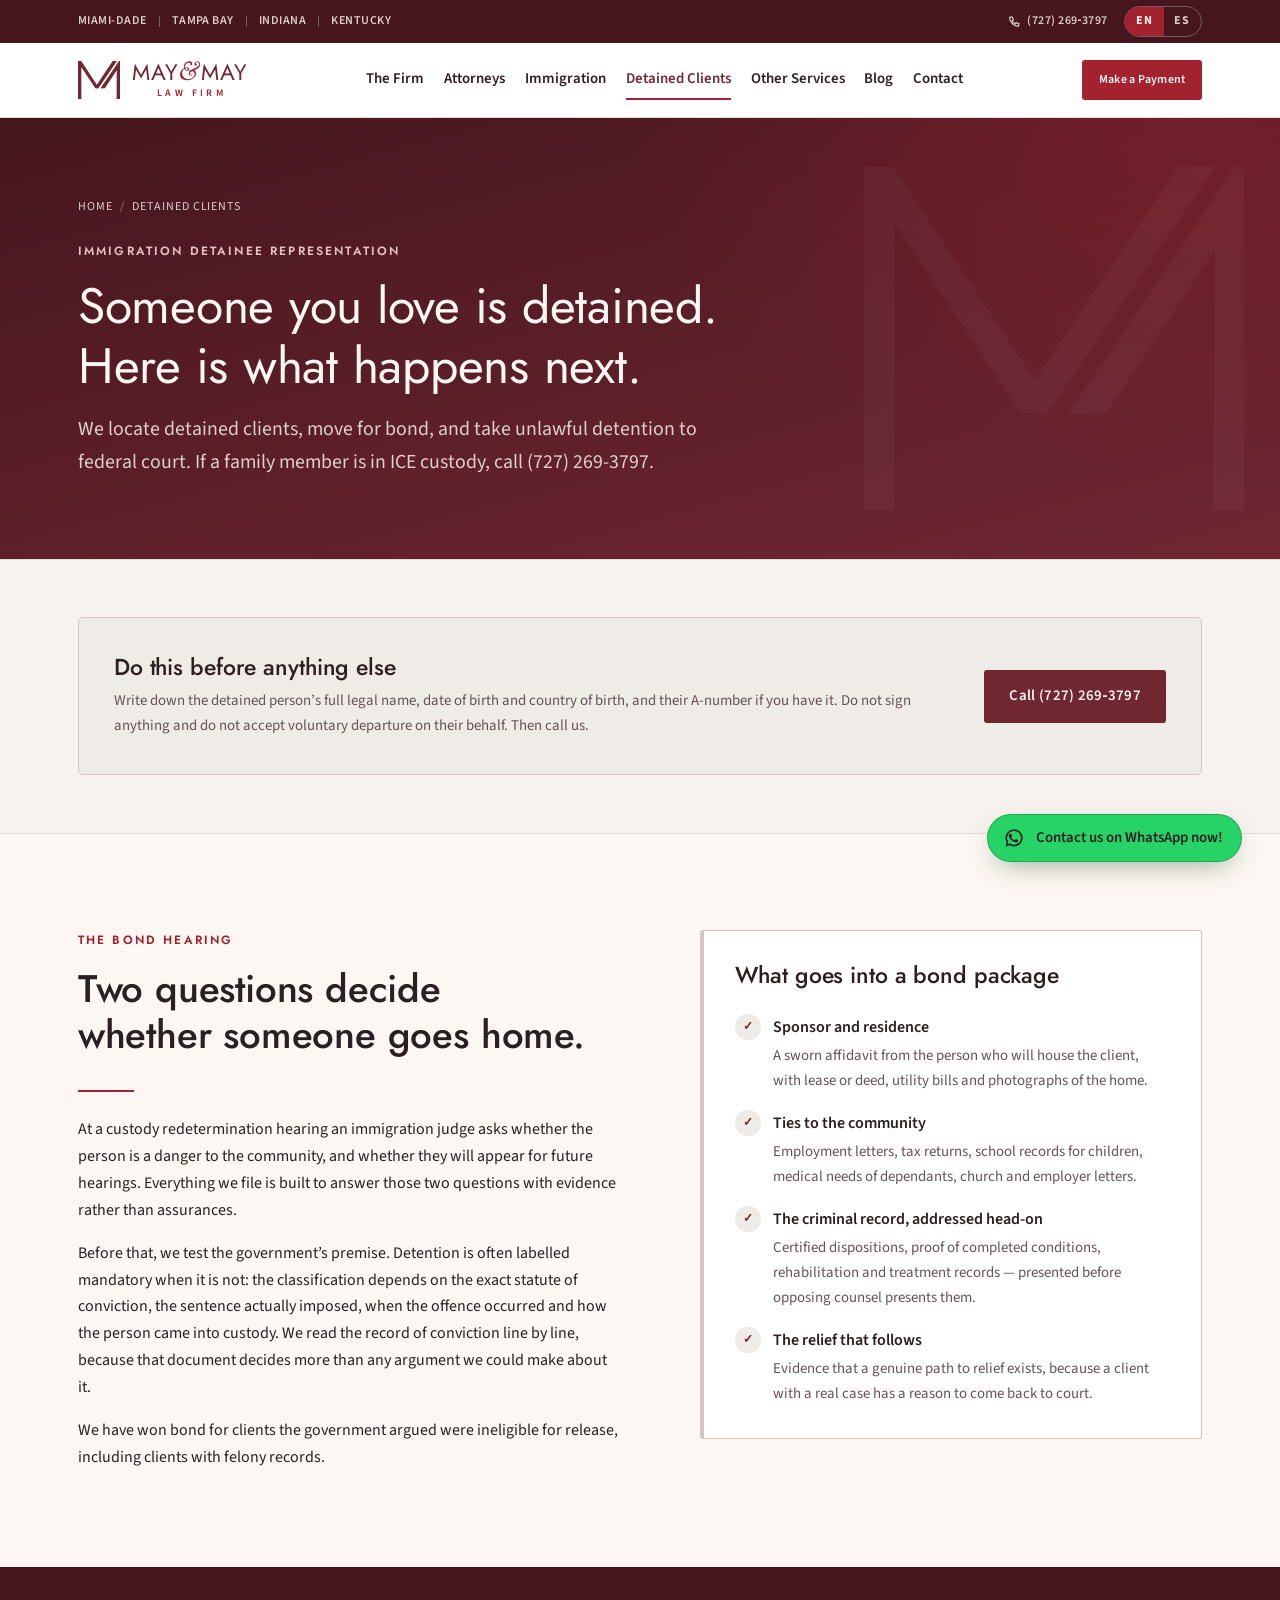
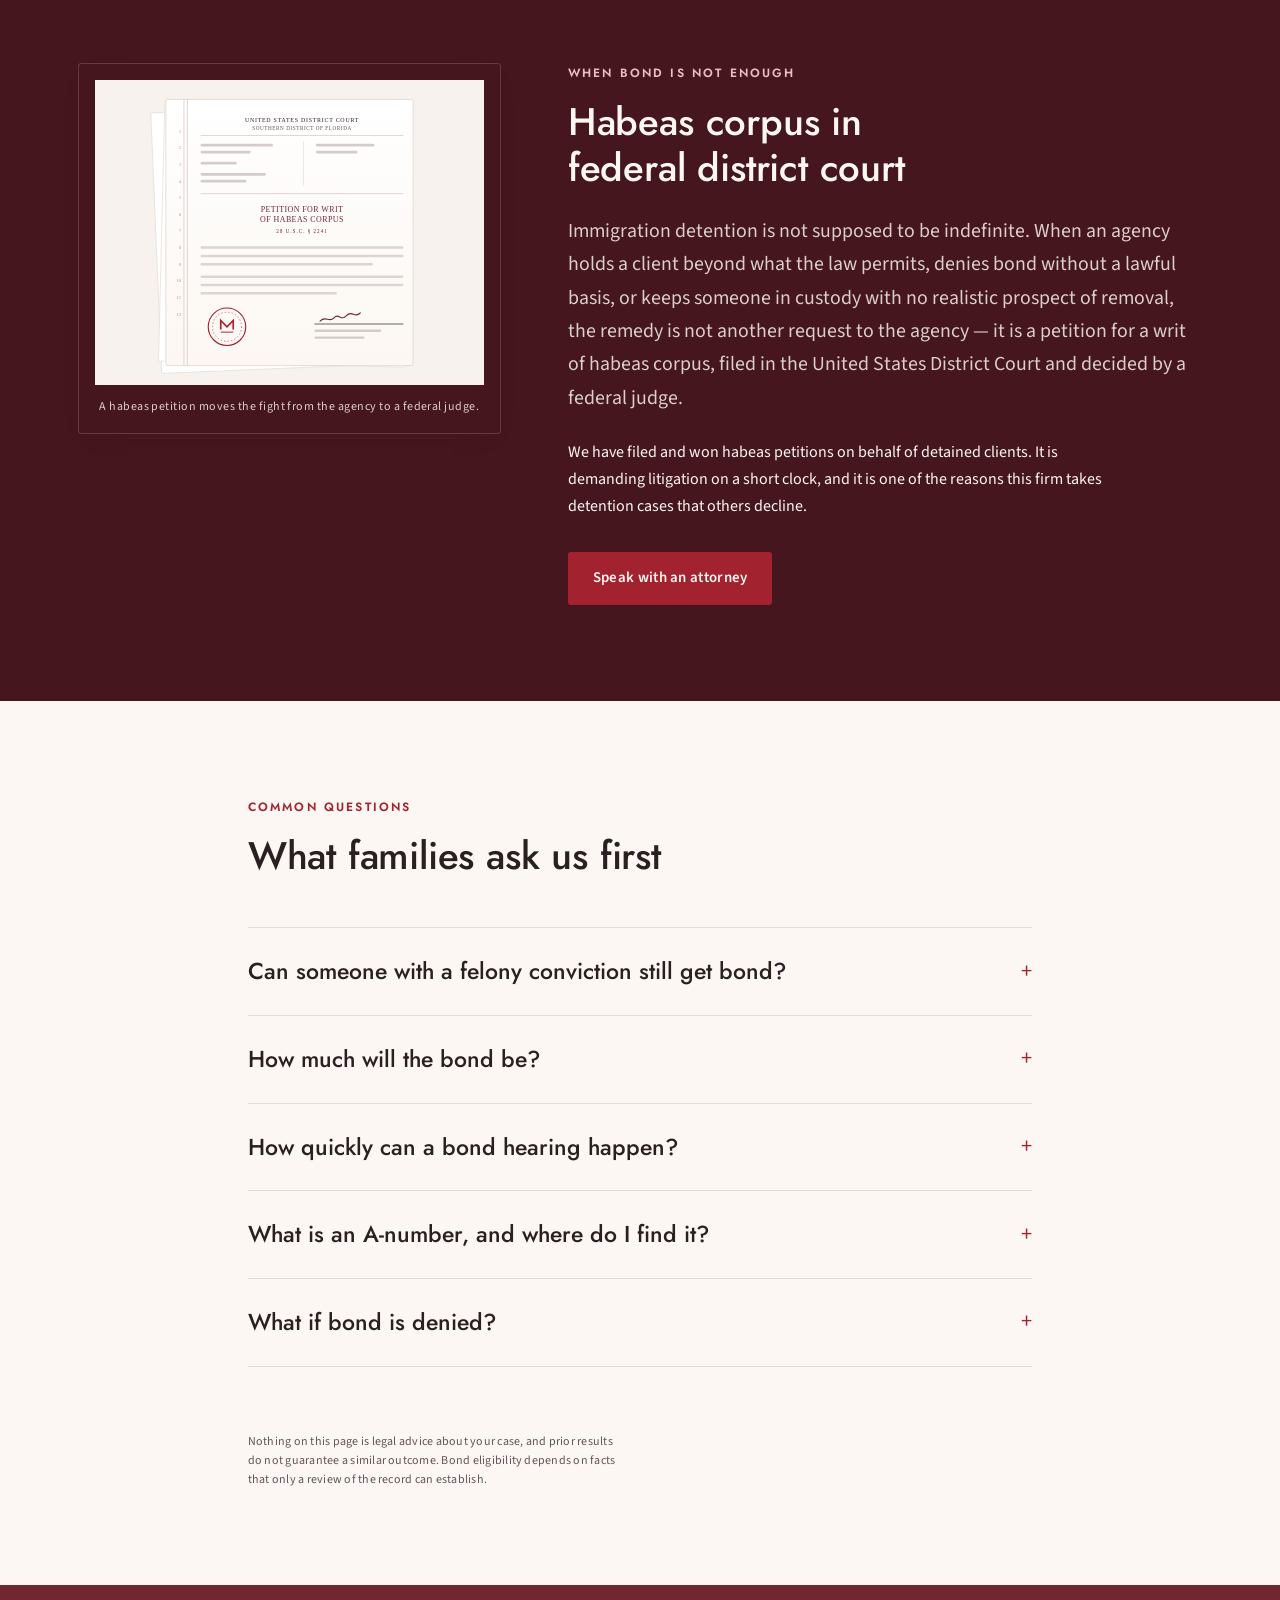
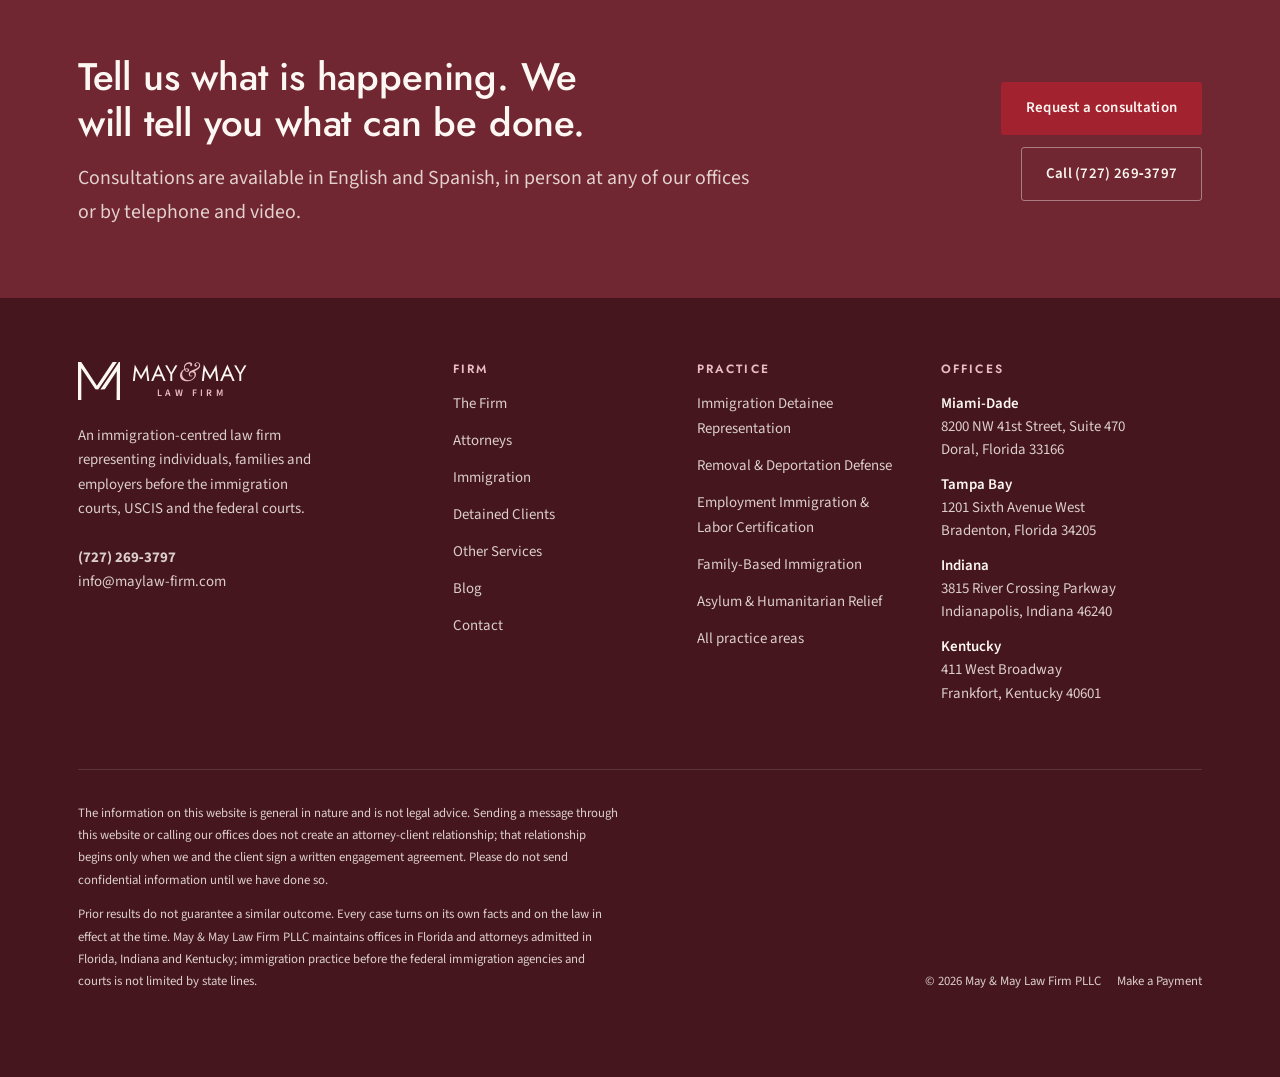
<file: detained.html>
<!DOCTYPE html>
<html lang="en" data-lang="en">
<head>
  <meta charset="utf-8">
  <meta name="viewport" content="width=device-width, initial-scale=1">
  <title data-title-en="Detainee Representation &amp; Bond Hearings | May &amp; May Law" data-title-es="Detenidos de Inmigración y Fianzas | May &amp; May Law Firm">Detainee Representation &amp; Bond Hearings | May &amp; May Law</title>
  <meta name="description" content="If a family member is in ICE custody: how bond hearings work, what goes into a bond package, and when habeas corpus is filed in federal court." data-content-en="If a family member is in ICE custody: how bond hearings work, what goes into a bond package, and when habeas corpus is filed in federal court." data-content-es="Si un familiar está detenido por ICE: cómo funcionan las audiencias de fianza, qué contiene un expediente de fianza y cuándo se presenta un hábeas corpus federal.">
  <meta name="theme-color" content="#702732">
  <link rel="canonical" href="https://www.mayandmay-law.com/detained.html">
  <link rel="icon" href="assets/img/favicon.svg" type="image/svg+xml">
  <link rel="apple-touch-icon" href="assets/img/favicon.svg">

  <meta property="og:type" content="website">
  <meta property="og:site_name" content="May &amp; May Law Firm PLLC">
  <meta property="og:title" content="Detainee Representation &amp; Bond Hearings | May &amp; May Law">
  <meta property="og:description" content="If a family member is in ICE custody: how bond hearings work, what goes into a bond package, and when habeas corpus is filed in federal court.">
  <meta property="og:url" content="https://www.mayandmay-law.com/detained.html">
  <meta property="og:image" content="https://www.mayandmay-law.com/assets/img/logo-lockup.svg">
  <meta property="og:locale" content="en_US">
  <meta property="og:locale:alternate" content="es_US">
  <meta name="twitter:card" content="summary">

  <link rel="preload" href="assets/fonts/jost-normal-latin.woff2" as="font"
        type="font/woff2" crossorigin>
  <link rel="preload" href="assets/fonts/source-sans-3-normal-latin.woff2" as="font"
        type="font/woff2" crossorigin>
  <link rel="stylesheet" href="assets/fonts/fonts.css">
  <link rel="stylesheet" href="assets/css/brand.css">
  <link rel="stylesheet" href="assets/css/site.css">
  <script src="assets/js/site.js"></script>
  <script type="application/ld+json">
  {
    "@context": "https://schema.org",
    "@type": "LegalService",
    "name": "May & May Law Firm PLLC",
    "url": "https://www.mayandmay-law.com/",
    "telephone": "+17272693797",
    "email": "info@maylaw-firm.com",
    "slogan": "Your Future. Our Counsel.",
    "image": "https://www.mayandmay-law.com/assets/img/logo-lockup.svg",
    "priceRange": "$$",
    "availableLanguage": ["en", "es"],
    "address": {
      "@type": "PostalAddress",
      "streetAddress": "8200 NW 41st Street, Suite 470",
      "addressLocality": "Doral",
      "addressRegion": "FL",
      "postalCode": "33166",
      "addressCountry": "US"
    },
    "contactPoint": {
      "@type": "ContactPoint",
      "contactType": "customer service",
      "telephone": "+17272693797",
      "email": "info@maylaw-firm.com",
      "availableLanguage": ["English", "Spanish"],
      "contactOption": "TollFree"
    },
    "sameAs": ["https://wa.me/17272693797"],
    "areaServed": [
      { "@type": "AdministrativeArea", "name": "Miami-Dade County, Florida" },
      { "@type": "AdministrativeArea", "name": "Tampa Bay, Florida" },
      { "@type": "State", "name": "Indiana" },
      { "@type": "State", "name": "Kentucky" }
    ],
    "knowsLanguage": ["English", "Spanish"],
    "serviceType": [
      "Immigration detainee representation",
      "Immigration bond hearings",
      "Removal and deportation defense",
      "Labor certification and employment-based immigration",
      "Family-based immigration",
      "Asylum and humanitarian relief",
      "Citizenship and naturalization",
      "Federal habeas corpus litigation"
    ]
  }
  </script>
</head>
<body>
  <a class="skip-link" href="#main"><span data-l="en">Skip to main content</span><span data-l="es" lang="es">Ir al contenido principal</span></a>
  <div class="utility-bar">
    <div class="container">
      <ul class="utility-locations"><li><span data-l="en">Miami-Dade</span><span data-l="es" lang="es">Miami-Dade</span></li><li><span data-l="en">Tampa Bay</span><span data-l="es" lang="es">Tampa Bay</span></li><li><span data-l="en">Indiana</span><span data-l="es" lang="es">Indiana</span></li><li><span data-l="en">Kentucky</span><span data-l="es" lang="es">Kentucky</span></li></ul>
      <div class="utility-actions">
        <a href="tel:+17272693797">
          <svg width="13" height="13" viewBox="0 0 24 24" fill="none" stroke="currentColor"
               stroke-width="2.2" stroke-linecap="round" aria-hidden="true">
            <path d="M4 4h4l2 5-2.5 1.5a11 11 0 0 0 6 6L15 14l5 2v4a1 1 0 0 1-1 1A17 17 0 0 1 3 5a1 1 0 0 1 1-1z"/>
          </svg>
          <span>(727)&nbsp;269&#8209;3797</span>
        </a>
        <div class="lang-switch" role="group">
          <span class="visually-hidden" id="lang-label"><span data-l="en">Choose a language</span><span data-l="es" lang="es">Elija un idioma</span></span>
          <button type="button" data-set-lang="en" aria-pressed="true"
                  aria-describedby="lang-label" lang="en">EN</button>
          <button type="button" data-set-lang="es" aria-pressed="false"
                  aria-describedby="lang-label" lang="es">ES</button>
        </div>
      </div>
    </div>
  </div>
  <header class="site-header" data-stuck="false">
    <div class="container">
      <a class="brand-lockup" href="index.html">
        <img class="brand-emblem" src="assets/img/logo-mark.svg" alt=""
             width="111" height="100">
        <span class="brand-text" aria-hidden="true">
          <span class="brand-name">May<span class="brand-amp">&amp;</span>May</span>
          <span class="brand-sub">Law Firm</span>
        </span>
        <span class="visually-hidden"><span data-l="en">May &amp; May Law Firm PLLC — home</span><span data-l="es" lang="es">May &amp; May Law Firm PLLC — inicio</span></span>
      </a>

      <nav class="primary-nav" id="primary-nav" aria-label="Main navigation" data-label-en="Main navigation" data-label-es="Navegaci&#243;n principal">
        <ul>
            <li><a href="firm.html"><span data-l="en">The Firm</span><span data-l="es" lang="es">La Firma</span></a></li>
            <li><a href="attorneys.html"><span data-l="en">Attorneys</span><span data-l="es" lang="es">Abogados</span></a></li>
            <li><a href="practice-areas.html"><span data-l="en">Immigration</span><span data-l="es" lang="es">Inmigración</span></a></li>
            <li><a href="detained.html" aria-current="page"><span data-l="en">Detained Clients</span><span data-l="es" lang="es">Clientes Detenidos</span></a></li>
            <li><a href="other-services.html"><span data-l="en">Other Services</span><span data-l="es" lang="es">Otros Servicios</span></a></li>
            <li><a href="blog.html"><span data-l="en">Blog</span><span data-l="es" lang="es">Blog</span></a></li>
            <li><a href="contact.html"><span data-l="en">Contact</span><span data-l="es" lang="es">Contacto</span></a></li>
        </ul>
        <div class="nav-drawer-cta">
          <a class="btn btn-accent" href="https://secure.lawpay.com/pages/maymaylawfirmpllc/immigration-payments-spanish" target="_blank" rel="noopener"><span data-l="en">Make a Payment</span><span data-l="es" lang="es">Hacer un Pago</span></a>
          <a class="btn btn-outline" href="tel:+17272693797"><span data-l="en">Call&nbsp;(727)&nbsp;269&#8209;3797</span><span data-l="es" lang="es">Llamar&nbsp;al&nbsp;(727)&nbsp;269&#8209;3797</span></a>
        </div>
      </nav>

      <div class="header-actions">
        <a class="btn btn-accent btn-sm btn-pay" href="https://secure.lawpay.com/pages/maymaylawfirmpllc/immigration-payments-spanish" target="_blank" rel="noopener">
          <span data-l="en">Make a Payment</span><span data-l="es" lang="es">Hacer un Pago</span>
        </a>
        <button class="nav-toggle" type="button" aria-expanded="false" aria-controls="primary-nav">
          <span></span><span></span><span></span>
          <span class="visually-hidden"><span data-l="en">Open and close the menu</span><span data-l="es" lang="es">Abrir y cerrar el menú</span></span>
        </button>
      </div>
    </div>
  </header>

  <main id="main">
    <section class="page-head">
      <div class="container">
        <nav aria-label="Breadcrumb" data-label-en="Breadcrumb" data-label-es="Ruta de navegaci&#243;n">
          <ol class="breadcrumb">
            <li><a href="index.html"><span data-l="en">Home</span><span data-l="es" lang="es">Inicio</span></a></li>
            <li><span data-l="en">Detained Clients</span><span data-l="es" lang="es">Clientes Detenidos</span></li>
          </ol>
        </nav>
        <span class="kicker"><span data-l="en">Immigration detainee representation</span><span data-l="es" lang="es">Representaci&#243;n de detenidos de inmigraci&#243;n</span></span>
        <h1 data-l="en">Someone you love is detained. Here is what happens next.</h1>
<h1 data-l="es" lang="es">Alguien que usted quiere est&#225; detenido. Esto es lo que sigue.</h1>
        <p data-l="en" class="lead">We locate detained clients, move for bond, and take unlawful detention to federal court. If a family member is in ICE custody, call (727) 269-3797.</p>
<p data-l="es" lang="es" class="lead">Localizamos a los clientes detenidos, solicitamos fianza y llevamos la detenci&#243;n ilegal a la corte federal. Si un familiar est&#225; detenido por ICE, llame al (727) 269-3797.</p>
      </div>
    </section>

    <section class="section-tight band-alt band-line">
      <div class="container">
        <div class="pay-callout">
          <div>
            <h2 data-l="en">Do this before anything else</h2>
<h2 data-l="es" lang="es">Haga esto antes que nada</h2>
            <p data-l="en">Write down the detained person&rsquo;s full legal name, date of birth and country of birth, and their A-number if you have it. Do not sign anything and do not accept voluntary departure on their behalf. Then call us.</p>
<p data-l="es" lang="es">Escriba el nombre legal completo de la persona detenida, su fecha de nacimiento y pa&#237;s de nacimiento, y su n&#250;mero A si lo tiene. No firme nada ni acepte la salida voluntaria en su nombre. Luego ll&#225;menos.</p>
          </div>
          <a class="btn btn-primary" href="tel:+17272693797"><span data-l="en">Call&nbsp;(727)&nbsp;269&#8209;3797</span><span data-l="es" lang="es">Llamar&nbsp;al&nbsp;(727)&nbsp;269&#8209;3797</span></a>
        </div>
      </div>
    </section>

    <section class="section">
      <div class="container split">
        <div>
          <span class="kicker"><span data-l="en">The bond hearing</span><span data-l="es" lang="es">La audiencia de fianza</span></span>
          <h2 data-l="en">Two questions decide whether someone goes home.</h2>
<h2 data-l="es" lang="es">Dos preguntas deciden si una persona vuelve a casa.</h2>
          <hr class="rule mt-6">
          <div class="prose">
            <p data-l="en">At a custody redetermination hearing an immigration judge asks whether the person is a danger to the community, and whether they will appear for future hearings. Everything we file is built to answer those two questions with evidence rather than assurances.</p>
<p data-l="es" lang="es">En una audiencia de redeterminaci&#243;n de custodia, el juez de inmigraci&#243;n pregunta si la persona representa un peligro para la comunidad y si comparecer&#225; a las audiencias futuras. Todo lo que presentamos est&#225; dise&#241;ado para responder esas dos preguntas con pruebas, no con promesas.</p>
            <p data-l="en">Before that, we test the government&rsquo;s premise. Detention is often labelled mandatory when it is not: the classification depends on the exact statute of conviction, the sentence actually imposed, when the offence occurred and how the person came into custody. We read the record of conviction line by line, because that document decides more than any argument we could make about it.</p>
<p data-l="es" lang="es">Antes de eso, cuestionamos la premisa del gobierno. A menudo se clasifica la detenci&#243;n como obligatoria cuando no lo es: esa clasificaci&#243;n depende del estatuto exacto de la condena, la sentencia realmente impuesta, la fecha del delito y la forma en que la persona qued&#243; bajo custodia. Leemos el registro de condena l&#237;nea por l&#237;nea, porque ese documento decide m&#225;s que cualquier argumento que pudi&#233;ramos hacer sobre &#233;l.</p>
            <p data-l="en">We have won bond for clients the government argued were ineligible for release, including clients with felony records.</p>
<p data-l="es" lang="es">Hemos obtenido fianza para clientes que el gobierno consideraba no elegibles para la liberaci&#243;n, incluidos clientes con antecedentes por delitos graves.</p>
          </div>
        </div>
        <div class="urgent-panel on-light">
          <h3><span data-l="en">What goes into a bond package</span><span data-l="es" lang="es">Qu&#233; contiene un expediente de fianza</span></h3>
          <ul class="checklist mt-5">
            <li><span>&#10003;</span><div><strong><span data-l="en">Sponsor and residence</span><span data-l="es" lang="es">Patrocinador y domicilio</span></strong>
              <p><span data-l="en">A sworn affidavit from the person who will house the client, with lease or deed, utility bills and photographs of the home.</span><span data-l="es" lang="es">Una declaraci&#243;n jurada de quien alojar&#225; al cliente, con contrato de arrendamiento o t&#237;tulo, facturas de servicios y fotograf&#237;as del domicilio.</span></p></div></li>
            <li><span>&#10003;</span><div><strong><span data-l="en">Ties to the community</span><span data-l="es" lang="es">V&#237;nculos con la comunidad</span></strong>
              <p><span data-l="en">Employment letters, tax returns, school records for children, medical needs of dependants, church and employer letters.</span><span data-l="es" lang="es">Cartas de empleo, declaraciones de impuestos, registros escolares de los hijos, necesidades m&#233;dicas de dependientes, cartas de la iglesia y del empleador.</span></p></div></li>
            <li><span>&#10003;</span><div><strong><span data-l="en">The criminal record, addressed head-on</span><span data-l="es" lang="es">El historial penal, abordado de frente</span></strong>
              <p><span data-l="en">Certified dispositions, proof of completed conditions, rehabilitation and treatment records &mdash; presented before opposing counsel presents them.</span><span data-l="es" lang="es">Disposiciones certificadas, prueba de condiciones cumplidas, registros de rehabilitaci&#243;n y tratamiento &mdash; presentados antes de que los presente la parte contraria.</span></p></div></li>
            <li><span>&#10003;</span><div><strong><span data-l="en">The relief that follows</span><span data-l="es" lang="es">El alivio que sigue</span></strong>
              <p><span data-l="en">Evidence that a genuine path to relief exists, because a client with a real case has a reason to come back to court.</span><span data-l="es" lang="es">Pruebas de que existe una v&#237;a real de alivio, porque un cliente con un caso s&#243;lido tiene motivos para volver a la corte.</span></p></div></li>
          </ul>
        </div>
      </div>
    </section>

    <section class="section band-dark">
      <div class="container split split-narrow-first">
        <figure class="figure-doc is-invert reveal">
          <img src="assets/img/doc-petition.svg" width="560" height="440"
               alt="Illustration of a federal petition for a writ of habeas corpus." data-alt-en="Illustration of a federal petition for a writ of habeas corpus." data-alt-es="Ilustraci&#243;n de una petici&#243;n federal de h&#225;beas corpus.">
          <figcaption><span data-l="en">A habeas petition moves the fight from the agency to a federal judge.</span><span data-l="es" lang="es">Una petici&#243;n de h&#225;beas traslada la lucha de la agencia a un juez federal.</span></figcaption>
        </figure>
        <div>
          <span class="kicker"><span data-l="en">When bond is not enough</span><span data-l="es" lang="es">Cuando la fianza no basta</span></span>
          <h2 data-l="en">Habeas corpus in federal district court</h2>
<h2 data-l="es" lang="es">H&#225;beas corpus en la corte federal de distrito</h2>
          <p data-l="en" class="lead mt-5">Immigration detention is not supposed to be indefinite. When an agency holds a client beyond what the law permits, denies bond without a lawful basis, or keeps someone in custody with no realistic prospect of removal, the remedy is not another request to the agency &mdash; it is a petition for a writ of habeas corpus, filed in the United States District Court and decided by a federal judge.</p>
<p data-l="es" lang="es" class="lead mt-5">La detenci&#243;n migratoria no debe ser indefinida. Cuando una agencia detiene a un cliente m&#225;s tiempo del que la ley permite, niega la fianza sin base legal o mantiene a alguien bajo custodia sin una posibilidad real de deportaci&#243;n, el remedio no es otra solicitud a la agencia &mdash; es una petici&#243;n de h&#225;beas corpus, presentada en la Corte de Distrito de los Estados Unidos y resuelta por un juez federal.</p>
          <p data-l="en" class="prose mt-5">We have filed and won habeas petitions on behalf of detained clients. It is demanding litigation on a short clock, and it is one of the reasons this firm takes detention cases that others decline.</p>
<p data-l="es" lang="es" class="prose mt-5">Hemos presentado y ganado peticiones de h&#225;beas corpus a favor de clientes detenidos. Es un litigio exigente y con plazos cortos, y es una de las razones por las que esta firma acepta casos de detenci&#243;n que otras rechazan.</p>
          <div class="btn-row">
            <a class="btn btn-accent" href="contact.html"><span data-l="en">Speak with an attorney</span><span data-l="es" lang="es">Hablar con un abogado</span></a>
          </div>
        </div>
      </div>
    </section>

    <section class="section">
      <div class="container container-narrow">
        <div class="section-head">
          <span class="kicker"><span data-l="en">Common questions</span><span data-l="es" lang="es">Preguntas frecuentes</span></span>
          <h2 data-l="en">What families ask us first</h2>
<h2 data-l="es" lang="es">Lo que las familias nos preguntan primero</h2>
        </div>
        <div class="accordion">
        <details>
          <summary><span><span data-l="en">Can someone with a felony conviction still get bond?</span><span data-l="es" lang="es">&#191;Puede obtener fianza alguien con una condena por delito grave?</span></span></summary>
          <div class="accordion-body prose">
            <p data-l="en">Sometimes, yes. The government frequently argues that a conviction makes a person subject to mandatory detention, but that argument turns on the precise statute of conviction, the sentence imposed and the date &mdash; not on the label &ldquo;felony&rdquo;. We have won bond for clients the government said could not be released. Every case requires its own analysis of the record of conviction.</p>
<p data-l="es" lang="es">A veces, s&#237;. El gobierno suele alegar que una condena somete a la persona a detenci&#243;n obligatoria, pero ese argumento depende del estatuto exacto de la condena, la sentencia impuesta y la fecha &mdash; no de la etiqueta &laquo;delito grave&raquo;. Hemos obtenido fianzas para clientes que el gobierno consideraba no liberables. Cada caso requiere su propio an&#225;lisis del registro de condena.</p>
          </div>
        </details>
        <details>
          <summary><span><span data-l="en">How much will the bond be?</span><span data-l="es" lang="es">&#191;De cu&#225;nto ser&#225; la fianza?</span></span></summary>
          <div class="accordion-body prose">
            <p data-l="en">The statutory minimum is $1,500 and there is no maximum. The judge sets the amount based on flight risk and danger to the community, which is exactly what a well-built bond package is designed to address. We cannot promise a figure, and you should be cautious of anyone who does.</p>
<p data-l="es" lang="es">El m&#237;nimo legal es de $1,500 y no hay m&#225;ximo. El juez fija el monto seg&#250;n el riesgo de fuga y el peligro para la comunidad, que es precisamente lo que un buen expediente de fianza aborda. No podemos prometer una cifra, y debe desconfiar de quien la prometa.</p>
          </div>
        </details>
        <details>
          <summary><span><span data-l="en">How quickly can a bond hearing happen?</span><span data-l="es" lang="es">&#191;Qu&#233; tan r&#225;pido puede realizarse una audiencia de fianza?</span></span></summary>
          <div class="accordion-body prose">
            <p data-l="en">Once we file, a custody redetermination hearing is usually scheduled within days to a few weeks, depending on the court and the detention facility. This is why calling early matters: the sooner we have the file, the sooner the package is ready.</p>
<p data-l="es" lang="es">Una vez que presentamos la solicitud, la audiencia de redeterminaci&#243;n de custodia suele programarse en d&#237;as o pocas semanas, seg&#250;n la corte y el centro de detenci&#243;n. Por eso importa llamar pronto: cuanto antes tengamos el expediente, antes estar&#225; listo el paquete.</p>
          </div>
        </details>
        <details>
          <summary><span><span data-l="en">What is an A-number, and where do I find it?</span><span data-l="es" lang="es">&#191;Qu&#233; es el n&#250;mero A y d&#243;nde lo encuentro?</span></span></summary>
          <div class="accordion-body prose">
            <p data-l="en">The alien registration number is a seven- to nine-digit number beginning with the letter A. It appears on immigration notices, work permits, residence cards and on any paperwork given to the family at the time of arrest. It is the fastest way to locate someone in custody, but we can search without it.</p>
<p data-l="es" lang="es">El n&#250;mero de registro de extranjero tiene entre siete y nueve d&#237;gitos y comienza con la letra A. Aparece en los avisos de inmigraci&#243;n, permisos de trabajo, tarjetas de residencia y en cualquier documento entregado a la familia al momento del arresto. Es la forma m&#225;s r&#225;pida de localizar a una persona detenida, pero podemos buscarla sin ese n&#250;mero.</p>
          </div>
        </details>
        <details>
          <summary><span><span data-l="en">What if bond is denied?</span><span data-l="es" lang="es">&#191;Qu&#233; pasa si niegan la fianza?</span></span></summary>
          <div class="accordion-body prose">
            <p data-l="en">A denial can be appealed to the Board of Immigration Appeals, and circumstances that change can support a renewed request. Where detention itself has become unlawful or unreasonably prolonged, we file a petition for a writ of habeas corpus in federal district court &mdash; a separate proceeding before a federal judge, and one we have used successfully.</p>
<p data-l="es" lang="es">Una negaci&#243;n puede apelarse ante la Junta de Apelaciones de Inmigraci&#243;n, y las circunstancias que cambian pueden sustentar una nueva solicitud. Cuando la detenci&#243;n en s&#237; se ha vuelto ilegal o se ha prolongado sin raz&#243;n, presentamos una petici&#243;n de h&#225;beas corpus en la corte federal de distrito &mdash; un proceso aparte ante un juez federal, y uno que hemos usado con &#233;xito.</p>
          </div>
        </details>
        </div>
        <p data-l="en" class="disclaimer-note">Nothing on this page is legal advice about your case, and prior results do not guarantee a similar outcome. Bond eligibility depends on facts that only a review of the record can establish.</p>
<p data-l="es" lang="es" class="disclaimer-note">Nada en esta p&#225;gina constituye asesor&#237;a legal sobre su caso, y los resultados anteriores no garantizan un resultado similar. La elegibilidad para fianza depende de hechos que s&#243;lo se pueden establecer revisando el expediente.</p>
      </div>
    </section>
  </main>

  <section class="cta-band">
    <div class="container">
      <div>
        <h2 data-l="en">Tell us what is happening. We will tell you what can be done.</h2>
<h2 data-l="es" lang="es">Cuéntenos qué está pasando. Le diremos qué se puede hacer.</h2>
        <p data-l="en" class="lead mt-4">Consultations are available in English and Spanish, in person at any of our offices or by telephone and video.</p>
<p data-l="es" lang="es" class="lead mt-4">Las consultas están disponibles en inglés y español, en persona en cualquiera de nuestras oficinas o por teléfono y video.</p>
      </div>
      <div class="btn-row">
        <a class="btn btn-accent" href="contact.html"><span data-l="en">Request a consultation</span><span data-l="es" lang="es">Solicitar una consulta</span></a>
        <a class="btn btn-ghost-invert" href="tel:+17272693797"><span data-l="en">Call&nbsp;(727)&nbsp;269&#8209;3797</span><span data-l="es" lang="es">Llamar&nbsp;al&nbsp;(727)&nbsp;269&#8209;3797</span></a>
      </div>
    </div>
  </section>
  <footer class="site-footer">
    <div class="container">
      <div class="footer-main">
        <div class="footer-brand">
          <span class="brand-lockup is-invert">
            <img class="brand-emblem" src="assets/img/logo-mark-invert.svg" alt=""
                 width="111" height="100">
            <span class="brand-text" aria-hidden="true">
              <span class="brand-name">May<span class="brand-amp">&amp;</span>May</span>
              <span class="brand-sub">Law Firm</span>
            </span>
          </span>
          <p class="visually-hidden">May &amp; May Law Firm PLLC</p>
          <p data-l="en">An immigration-centred law firm representing individuals, families and employers before the immigration courts, USCIS and the federal courts.</p>
<p data-l="es" lang="es">Una firma de abogados centrada en inmigración que representa a personas, familias y empleadores ante las cortes de inmigración, USCIS y las cortes federales.</p>
          <p class="mt-5">
            <a href="tel:+17272693797"><strong>(727)&nbsp;269&#8209;3797</strong></a><br>
            <a href="mailto:info@maylaw-firm.com">info@maylaw-firm.com</a>
          </p>
        </div>

        <div>
          <h2><span data-l="en">Firm</span><span data-l="es" lang="es">La Firma</span></h2>
          <ul>
            <li><a href="firm.html"><span data-l="en">The Firm</span><span data-l="es" lang="es">La Firma</span></a></li>
            <li><a href="attorneys.html"><span data-l="en">Attorneys</span><span data-l="es" lang="es">Abogados</span></a></li>
            <li><a href="practice-areas.html"><span data-l="en">Immigration</span><span data-l="es" lang="es">Inmigración</span></a></li>
            <li><a href="detained.html"><span data-l="en">Detained Clients</span><span data-l="es" lang="es">Clientes Detenidos</span></a></li>
            <li><a href="other-services.html"><span data-l="en">Other Services</span><span data-l="es" lang="es">Otros Servicios</span></a></li>
            <li><a href="blog.html"><span data-l="en">Blog</span><span data-l="es" lang="es">Blog</span></a></li>
            <li><a href="contact.html"><span data-l="en">Contact</span><span data-l="es" lang="es">Contacto</span></a></li>
          </ul>
        </div>

        <div>
          <h2><span data-l="en">Practice</span><span data-l="es" lang="es">Práctica</span></h2>
          <ul>
            <li><a href="practice-areas.html#detainee-representation"><span data-l="en">Immigration Detainee Representation</span><span data-l="es" lang="es">Representación de Detenidos de Inmigración</span></a></li>
            <li><a href="practice-areas.html#removal-defense"><span data-l="en">Removal &amp; Deportation Defense</span><span data-l="es" lang="es">Defensa contra la Deportación</span></a></li>
            <li><a href="practice-areas.html#employment-immigration"><span data-l="en">Employment Immigration &amp; Labor Certification</span><span data-l="es" lang="es">Inmigración por Empleo y Certificación Laboral</span></a></li>
            <li><a href="practice-areas.html#family-immigration"><span data-l="en">Family-Based Immigration</span><span data-l="es" lang="es">Inmigración Familiar</span></a></li>
            <li><a href="practice-areas.html#asylum-humanitarian"><span data-l="en">Asylum &amp; Humanitarian Relief</span><span data-l="es" lang="es">Asilo y Alivio Humanitario</span></a></li>
            <li><a href="practice-areas.html"><span data-l="en">All practice areas</span><span data-l="es" lang="es">Todas las áreas de práctica</span></a></li>
          </ul>
        </div>

        <div>
          <h2><span data-l="en">Offices</span><span data-l="es" lang="es">Oficinas</span></h2>
          <ul class="footer-offices">
            <li><strong><span data-l="en">Miami-Dade</span><span data-l="es" lang="es">Miami-Dade</span></strong>8200 NW 41st Street, Suite 470<br>Doral, Florida 33166</li>
            <li><strong><span data-l="en">Tampa Bay</span><span data-l="es" lang="es">Tampa Bay</span></strong>1201 Sixth Avenue West<br>Bradenton, Florida 34205</li>
            <li><strong><span data-l="en">Indiana</span><span data-l="es" lang="es">Indiana</span></strong>3815 River Crossing Parkway<br>Indianapolis, Indiana 46240</li>
            <li><strong><span data-l="en">Kentucky</span><span data-l="es" lang="es">Kentucky</span></strong>411 West Broadway<br>Frankfort, Kentucky 40601</li>
          </ul>
        </div>
      </div>

      <div class="footer-bottom">
        <div class="footer-legal">
          <p data-l="en">The information on this website is general in nature and is not legal advice. Sending a message through this website or calling our offices does not create an attorney-client relationship; that relationship begins only when we and the client sign a written engagement agreement. Please do not send confidential information until we have done so.</p>
<p data-l="es" lang="es">La información de este sitio web es de carácter general y no constituye asesoría legal. Enviar un mensaje por este sitio o llamar a nuestras oficinas no crea una relación abogado-cliente; esa relación comienza únicamente cuando el cliente y la firma firman un acuerdo de representación por escrito. Por favor, no envíe información confidencial antes de ese momento.</p>
          <p data-l="en">Prior results do not guarantee a similar outcome. Every case turns on its own facts and on the law in effect at the time. May &amp; May Law Firm PLLC maintains offices in Florida and attorneys admitted in Florida, Indiana and Kentucky; immigration practice before the federal immigration agencies and courts is not limited by state lines.</p>
<p data-l="es" lang="es">Los resultados anteriores no garantizan un resultado similar. Cada caso depende de sus propios hechos y de la ley vigente en ese momento. May &amp; May Law Firm PLLC mantiene oficinas en Florida y abogados admitidos en Florida, Indiana y Kentucky; la práctica de inmigración ante las agencias y cortes federales de inmigración no está limitada por fronteras estatales.</p>
        </div>
        <div class="footer-meta">
          <span>&copy; <span data-year>2026</span> May &amp; May Law Firm PLLC</span>
          <a href="https://secure.lawpay.com/pages/maymaylawfirmpllc/immigration-payments-spanish" target="_blank" rel="noopener"><span data-l="en">Make a Payment</span><span data-l="es" lang="es">Hacer un Pago</span></a>
        </div>
      </div>
    </div>
  </footer>
  <a class="whatsapp-bubble" href="https://wa.me/17272693797" target="_blank" rel="noopener"
     aria-label="Contact us on WhatsApp now — opens WhatsApp in a new tab" data-label-en="Contact us on WhatsApp now — opens WhatsApp in a new tab" data-label-es="Cont&#225;ctenos por WhatsApp ahora &mdash; abre WhatsApp en una pesta&#241;a nueva">
    <svg class="whatsapp-bubble-icon" viewBox="0 0 32 32" aria-hidden="true" focusable="false">
      <path d="M16.03 4.5A11.4 11.4 0 0 0 6.2 21.66L4.8 27.2l5.7-1.44a11.4 11.4 0 1 0 5.53-21.26zm0 2.28a9.12 9.12 0 0 1 4.5 17.05 9.12 9.12 0 0 1-9.36-.36l-.42-.26-3.24.82.82-3.16-.28-.44a9.12 9.12 0 0 1 7.98-13.65z"/>
      <path d="M12.28 10.7c-.24-.53-.48-.5-.7-.51h-.6c-.2 0-.55.08-.83.4-.29.31-1.1 1.07-1.1 2.6s1.13 3.02 1.28 3.23c.16.2 2.17 3.47 5.34 4.73 2.63 1.04 3.16.84 3.74.78.57-.05 1.85-.75 2.11-1.49.26-.73.26-1.36.19-1.49-.08-.13-.29-.2-.6-.36-.31-.16-1.85-.91-2.13-1.02-.29-.1-.5-.16-.71.16-.21.31-.83 1.02-1 1.23-.18.2-.35.24-.65.08-.31-.16-1.31-.48-2.5-1.54-.92-.82-1.54-1.83-1.72-2.14-.18-.32-.02-.49.13-.65.14-.15.35-.4.52-.6.17-.2.23-.34.34-.55.11-.2.05-.39-.03-.55-.08-.16-.71-1.7-.98-2.32z"/>
    </svg>
    <span class="whatsapp-bubble-text"><span data-l="en">Contact us on WhatsApp now!</span><span data-l="es" lang="es">&#161;Cont&#225;ctenos por WhatsApp ahora!</span></span>
  </a>
</body>
</html>
</file>
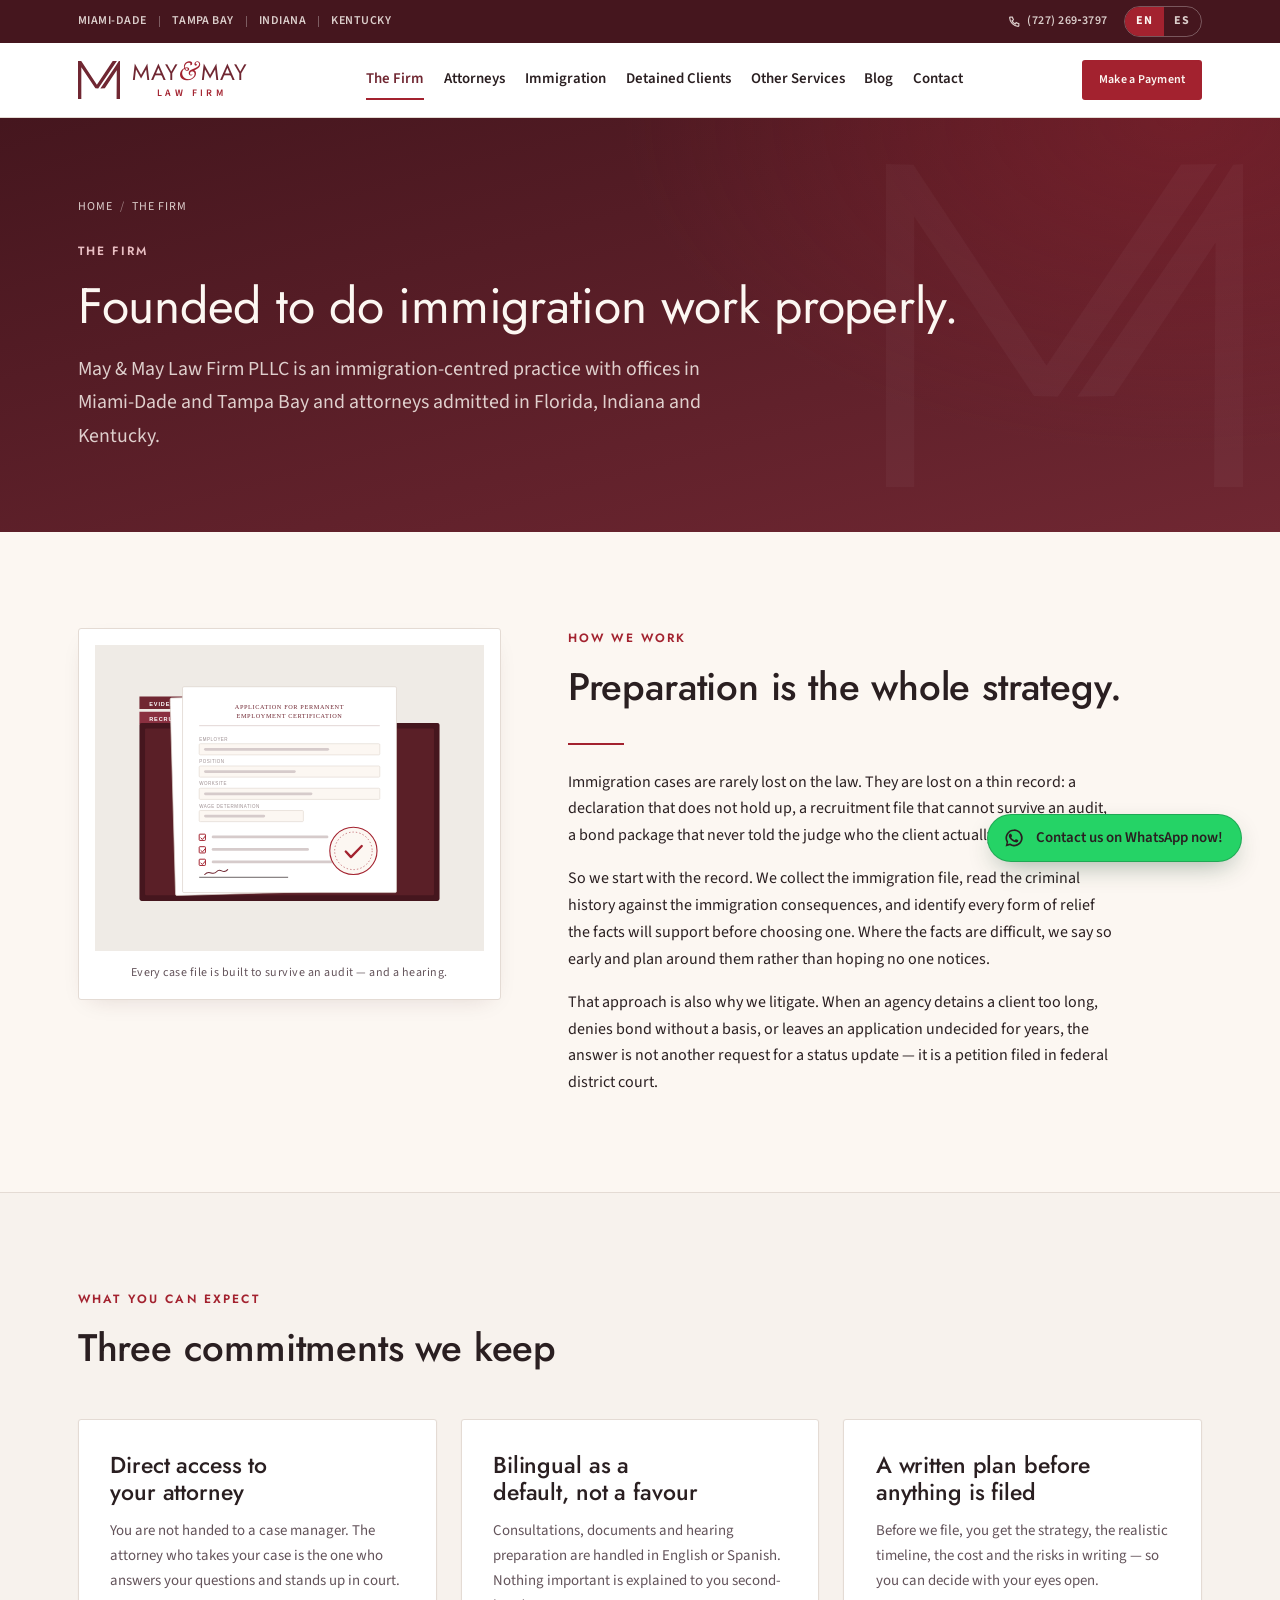
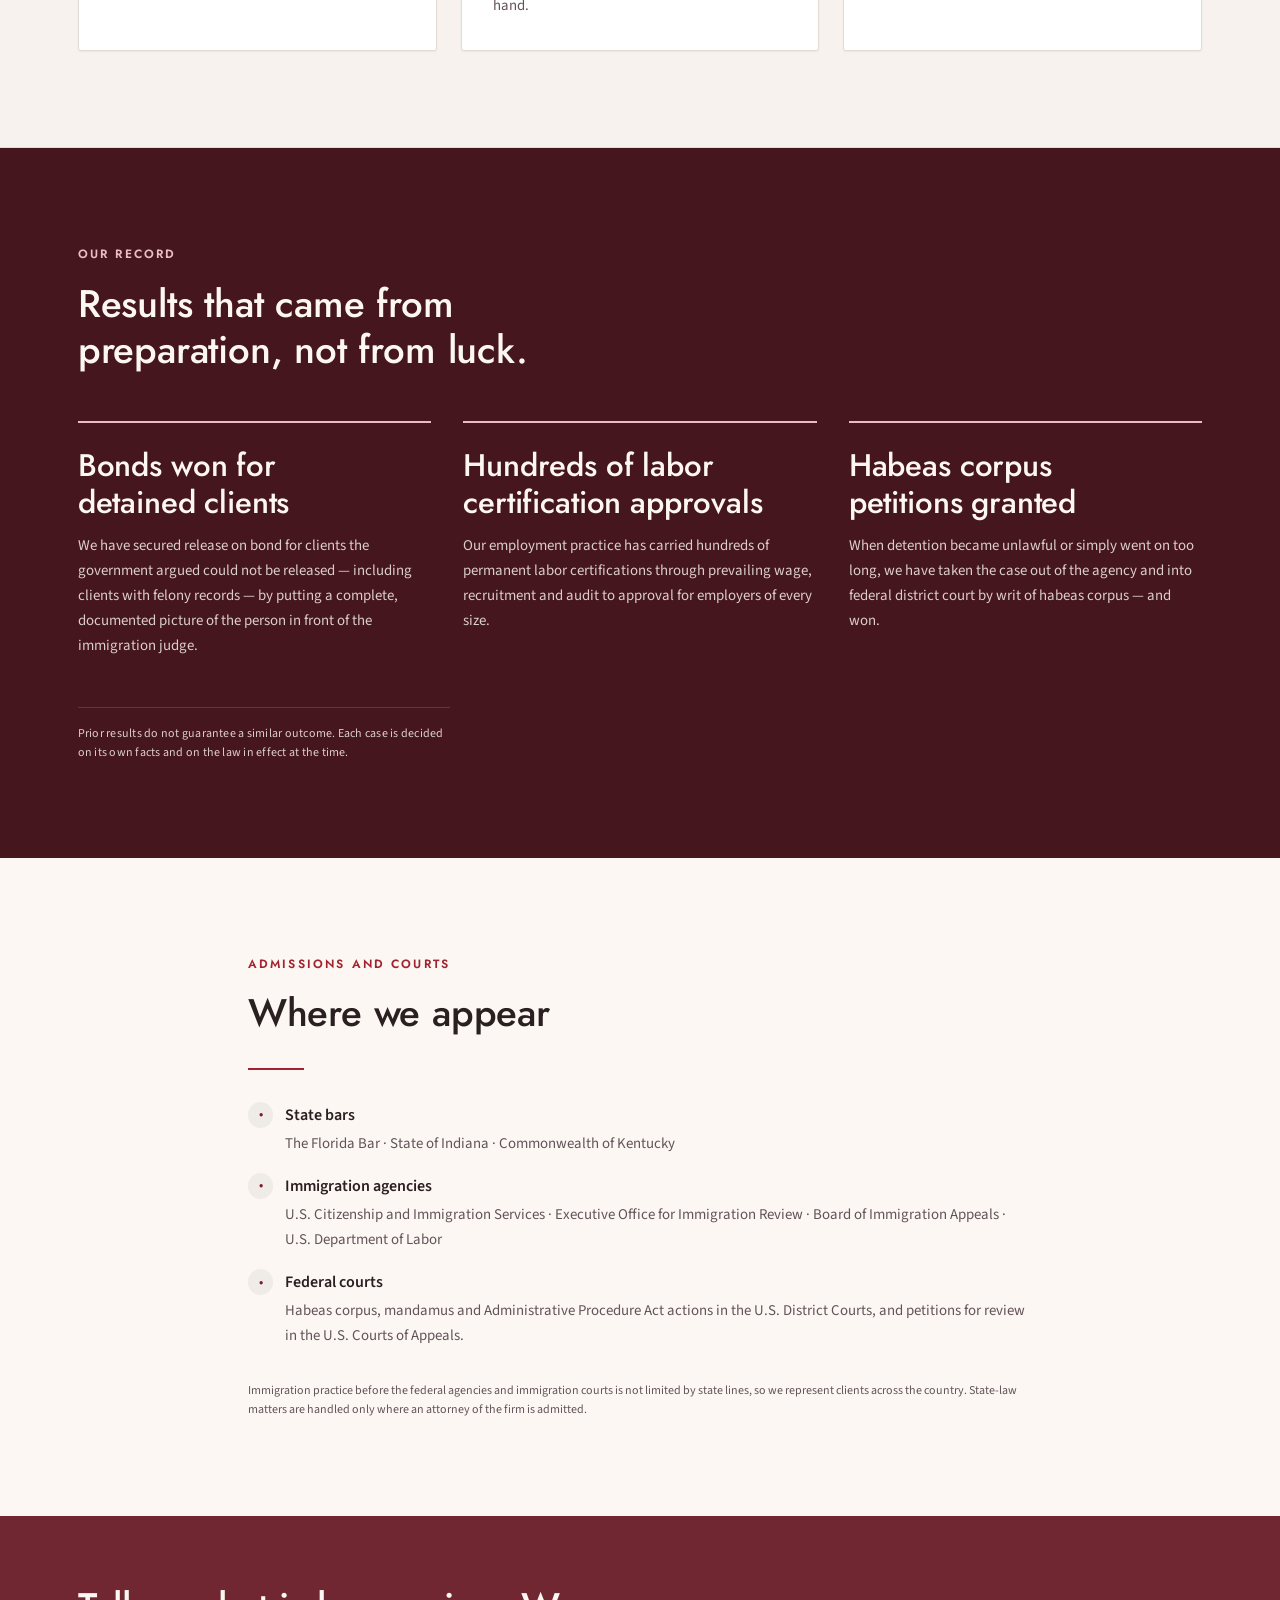
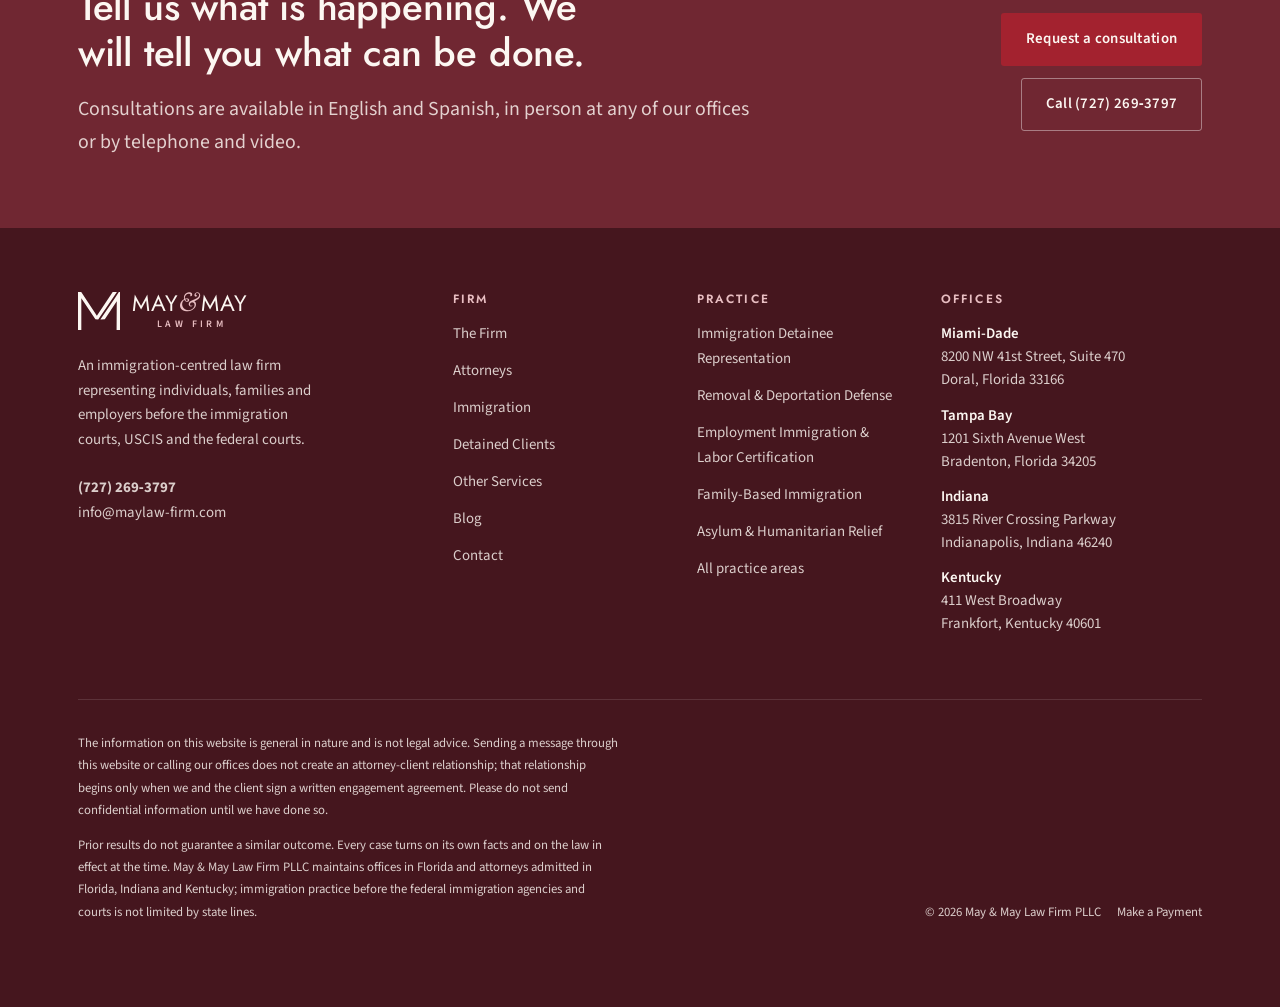
<file: firm.html>
<!DOCTYPE html>
<html lang="en" data-lang="en">
<head>
  <meta charset="utf-8">
  <meta name="viewport" content="width=device-width, initial-scale=1">
  <title data-title-en="The Firm | May &amp; May Law Firm PLLC" data-title-es="La Firma | May &amp; May Law Firm PLLC">The Firm | May &amp; May Law Firm PLLC</title>
  <meta name="description" content="An immigration-centred law firm built on preparation: bond hearings, removal defence, labor certification and federal court litigation." data-content-en="An immigration-centred law firm built on preparation: bond hearings, removal defence, labor certification and federal court litigation." data-content-es="Una firma centrada en inmigración construida sobre la preparación: audiencias de fianza, defensa contra la deportación, certificación laboral y litigio federal.">
  <meta name="theme-color" content="#702732">
  <link rel="canonical" href="https://www.mayandmay-law.com/firm.html">
  <link rel="icon" href="assets/img/favicon.svg" type="image/svg+xml">
  <link rel="apple-touch-icon" href="assets/img/favicon.svg">

  <meta property="og:type" content="website">
  <meta property="og:site_name" content="May &amp; May Law Firm PLLC">
  <meta property="og:title" content="The Firm | May &amp; May Law Firm PLLC">
  <meta property="og:description" content="An immigration-centred law firm built on preparation: bond hearings, removal defence, labor certification and federal court litigation.">
  <meta property="og:url" content="https://www.mayandmay-law.com/firm.html">
  <meta property="og:image" content="https://www.mayandmay-law.com/assets/img/logo-lockup.svg">
  <meta property="og:locale" content="en_US">
  <meta property="og:locale:alternate" content="es_US">
  <meta name="twitter:card" content="summary">

  <link rel="preload" href="assets/fonts/jost-normal-latin.woff2" as="font"
        type="font/woff2" crossorigin>
  <link rel="preload" href="assets/fonts/source-sans-3-normal-latin.woff2" as="font"
        type="font/woff2" crossorigin>
  <link rel="stylesheet" href="assets/fonts/fonts.css">
  <link rel="stylesheet" href="assets/css/brand.css">
  <link rel="stylesheet" href="assets/css/site.css">
  <script src="assets/js/site.js"></script>
  <script type="application/ld+json">
  {
    "@context": "https://schema.org",
    "@type": "LegalService",
    "name": "May & May Law Firm PLLC",
    "url": "https://www.mayandmay-law.com/",
    "telephone": "+17272693797",
    "email": "info@maylaw-firm.com",
    "slogan": "Your Future. Our Counsel.",
    "image": "https://www.mayandmay-law.com/assets/img/logo-lockup.svg",
    "priceRange": "$$",
    "availableLanguage": ["en", "es"],
    "address": {
      "@type": "PostalAddress",
      "streetAddress": "8200 NW 41st Street, Suite 470",
      "addressLocality": "Doral",
      "addressRegion": "FL",
      "postalCode": "33166",
      "addressCountry": "US"
    },
    "contactPoint": {
      "@type": "ContactPoint",
      "contactType": "customer service",
      "telephone": "+17272693797",
      "email": "info@maylaw-firm.com",
      "availableLanguage": ["English", "Spanish"],
      "contactOption": "TollFree"
    },
    "sameAs": ["https://wa.me/17272693797"],
    "areaServed": [
      { "@type": "AdministrativeArea", "name": "Miami-Dade County, Florida" },
      { "@type": "AdministrativeArea", "name": "Tampa Bay, Florida" },
      { "@type": "State", "name": "Indiana" },
      { "@type": "State", "name": "Kentucky" }
    ],
    "knowsLanguage": ["English", "Spanish"],
    "serviceType": [
      "Immigration detainee representation",
      "Immigration bond hearings",
      "Removal and deportation defense",
      "Labor certification and employment-based immigration",
      "Family-based immigration",
      "Asylum and humanitarian relief",
      "Citizenship and naturalization",
      "Federal habeas corpus litigation"
    ]
  }
  </script>
</head>
<body>
  <a class="skip-link" href="#main"><span data-l="en">Skip to main content</span><span data-l="es" lang="es">Ir al contenido principal</span></a>
  <div class="utility-bar">
    <div class="container">
      <ul class="utility-locations"><li><span data-l="en">Miami-Dade</span><span data-l="es" lang="es">Miami-Dade</span></li><li><span data-l="en">Tampa Bay</span><span data-l="es" lang="es">Tampa Bay</span></li><li><span data-l="en">Indiana</span><span data-l="es" lang="es">Indiana</span></li><li><span data-l="en">Kentucky</span><span data-l="es" lang="es">Kentucky</span></li></ul>
      <div class="utility-actions">
        <a href="tel:+17272693797">
          <svg width="13" height="13" viewBox="0 0 24 24" fill="none" stroke="currentColor"
               stroke-width="2.2" stroke-linecap="round" aria-hidden="true">
            <path d="M4 4h4l2 5-2.5 1.5a11 11 0 0 0 6 6L15 14l5 2v4a1 1 0 0 1-1 1A17 17 0 0 1 3 5a1 1 0 0 1 1-1z"/>
          </svg>
          <span>(727)&nbsp;269&#8209;3797</span>
        </a>
        <div class="lang-switch" role="group">
          <span class="visually-hidden" id="lang-label"><span data-l="en">Choose a language</span><span data-l="es" lang="es">Elija un idioma</span></span>
          <button type="button" data-set-lang="en" aria-pressed="true"
                  aria-describedby="lang-label" lang="en">EN</button>
          <button type="button" data-set-lang="es" aria-pressed="false"
                  aria-describedby="lang-label" lang="es">ES</button>
        </div>
      </div>
    </div>
  </div>
  <header class="site-header" data-stuck="false">
    <div class="container">
      <a class="brand-lockup" href="index.html">
        <img class="brand-emblem" src="assets/img/logo-mark.svg" alt=""
             width="111" height="100">
        <span class="brand-text" aria-hidden="true">
          <span class="brand-name">May<span class="brand-amp">&amp;</span>May</span>
          <span class="brand-sub">Law Firm</span>
        </span>
        <span class="visually-hidden"><span data-l="en">May &amp; May Law Firm PLLC — home</span><span data-l="es" lang="es">May &amp; May Law Firm PLLC — inicio</span></span>
      </a>

      <nav class="primary-nav" id="primary-nav" aria-label="Main navigation" data-label-en="Main navigation" data-label-es="Navegaci&#243;n principal">
        <ul>
            <li><a href="firm.html" aria-current="page"><span data-l="en">The Firm</span><span data-l="es" lang="es">La Firma</span></a></li>
            <li><a href="attorneys.html"><span data-l="en">Attorneys</span><span data-l="es" lang="es">Abogados</span></a></li>
            <li><a href="practice-areas.html"><span data-l="en">Immigration</span><span data-l="es" lang="es">Inmigración</span></a></li>
            <li><a href="detained.html"><span data-l="en">Detained Clients</span><span data-l="es" lang="es">Clientes Detenidos</span></a></li>
            <li><a href="other-services.html"><span data-l="en">Other Services</span><span data-l="es" lang="es">Otros Servicios</span></a></li>
            <li><a href="blog.html"><span data-l="en">Blog</span><span data-l="es" lang="es">Blog</span></a></li>
            <li><a href="contact.html"><span data-l="en">Contact</span><span data-l="es" lang="es">Contacto</span></a></li>
        </ul>
        <div class="nav-drawer-cta">
          <a class="btn btn-accent" href="https://secure.lawpay.com/pages/maymaylawfirmpllc/immigration-payments-spanish" target="_blank" rel="noopener"><span data-l="en">Make a Payment</span><span data-l="es" lang="es">Hacer un Pago</span></a>
          <a class="btn btn-outline" href="tel:+17272693797"><span data-l="en">Call&nbsp;(727)&nbsp;269&#8209;3797</span><span data-l="es" lang="es">Llamar&nbsp;al&nbsp;(727)&nbsp;269&#8209;3797</span></a>
        </div>
      </nav>

      <div class="header-actions">
        <a class="btn btn-accent btn-sm btn-pay" href="https://secure.lawpay.com/pages/maymaylawfirmpllc/immigration-payments-spanish" target="_blank" rel="noopener">
          <span data-l="en">Make a Payment</span><span data-l="es" lang="es">Hacer un Pago</span>
        </a>
        <button class="nav-toggle" type="button" aria-expanded="false" aria-controls="primary-nav">
          <span></span><span></span><span></span>
          <span class="visually-hidden"><span data-l="en">Open and close the menu</span><span data-l="es" lang="es">Abrir y cerrar el menú</span></span>
        </button>
      </div>
    </div>
  </header>

  <main id="main">
    <section class="page-head">
      <div class="container">
        <nav aria-label="Breadcrumb" data-label-en="Breadcrumb" data-label-es="Ruta de navegaci&#243;n">
          <ol class="breadcrumb">
            <li><a href="index.html"><span data-l="en">Home</span><span data-l="es" lang="es">Inicio</span></a></li>
            <li><span data-l="en">The Firm</span><span data-l="es" lang="es">La Firma</span></li>
          </ol>
        </nav>
        <span class="kicker"><span data-l="en">The firm</span><span data-l="es" lang="es">La firma</span></span>
        <h1 data-l="en">Founded to do immigration work properly.</h1>
<h1 data-l="es" lang="es">Fundada para hacer bien el trabajo de inmigraci&#243;n.</h1>
        <p data-l="en" class="lead">May &amp; May Law Firm PLLC is an immigration-centred practice with offices in Miami-Dade and Tampa Bay and attorneys admitted in Florida, Indiana and Kentucky.</p>
<p data-l="es" lang="es" class="lead">May &amp; May Law Firm PLLC es una pr&#225;ctica centrada en inmigraci&#243;n con oficinas en Miami-Dade y Tampa Bay y abogados admitidos en Florida, Indiana y Kentucky.</p>
      </div>
    </section>

    <section class="section">
      <div class="container split split-narrow-first">
        <figure class="figure-doc reveal">
          <img src="assets/img/doc-casefile.svg" width="560" height="440"
               alt="Illustration of an employment-based immigration case file: tabbed folders holding an application for permanent employment certification, a recruitment record and an evidence index." data-alt-en="Illustration of an employment-based immigration case file: tabbed folders holding an application for permanent employment certification, a recruitment record and an evidence index." data-alt-es="Ilustraci&#243;n de un expediente de inmigraci&#243;n por empleo: carpetas con una solicitud de certificaci&#243;n laboral permanente, un registro de reclutamiento y un &#237;ndice de pruebas.">
          <figcaption><span data-l="en">Every case file is built to survive an audit &mdash; and a hearing.</span><span data-l="es" lang="es">Cada expediente se arma para resistir una auditor&#237;a &mdash; y una audiencia.</span></figcaption>
        </figure>
        <div>
          <span class="kicker"><span data-l="en">How we work</span><span data-l="es" lang="es">C&#243;mo trabajamos</span></span>
          <h2 data-l="en">Preparation is the whole strategy.</h2>
<h2 data-l="es" lang="es">La preparaci&#243;n es toda la estrategia.</h2>
          <hr class="rule mt-6">
          <div class="prose">
            <p data-l="en">Immigration cases are rarely lost on the law. They are lost on a thin record: a declaration that does not hold up, a recruitment file that cannot survive an audit, a bond package that never told the judge who the client actually is.</p>
<p data-l="es" lang="es">Los casos de inmigraci&#243;n rara vez se pierden por la ley. Se pierden por un expediente d&#233;bil: una declaraci&#243;n que no resiste, un archivo de reclutamiento que no sobrevive una auditor&#237;a, un expediente de fianza que nunca le explic&#243; al juez qui&#233;n es realmente el cliente.</p>
            <p data-l="en">So we start with the record. We collect the immigration file, read the criminal history against the immigration consequences, and identify every form of relief the facts will support before choosing one. Where the facts are difficult, we say so early and plan around them rather than hoping no one notices.</p>
<p data-l="es" lang="es">Por eso empezamos con el expediente. Obtenemos el archivo migratorio, leemos el historial penal frente a sus consecuencias migratorias e identificamos cada forma de alivio que los hechos permitan antes de elegir una. Cuando los hechos son dif&#237;ciles, lo decimos desde el principio y planificamos en torno a ellos, en lugar de esperar que nadie se d&#233; cuenta.</p>
            <p data-l="en">That approach is also why we litigate. When an agency detains a client too long, denies bond without a basis, or leaves an application undecided for years, the answer is not another request for a status update &mdash; it is a petition filed in federal district court.</p>
<p data-l="es" lang="es">Ese enfoque es tambi&#233;n la raz&#243;n por la que litigamos. Cuando una agencia detiene a un cliente demasiado tiempo, niega la fianza sin fundamento o deja una solicitud sin resolver durante a&#241;os, la respuesta no es otra consulta de estatus &mdash; es una petici&#243;n presentada en la corte federal de distrito.</p>
          </div>
        </div>
      </div>
    </section>

    <section class="section band-alt band-line">
      <div class="container">
        <div class="section-head">
          <span class="kicker"><span data-l="en">What you can expect</span><span data-l="es" lang="es">Lo que puede esperar</span></span>
          <h2 data-l="en">Three commitments we keep</h2>
<h2 data-l="es" lang="es">Tres compromisos que cumplimos</h2>
        </div>
        <div class="grid grid-3">
        <div class="value-card reveal">
          <h3><span data-l="en">Direct access to your attorney</span><span data-l="es" lang="es">Acceso directo a su abogado</span></h3>
          <p data-l="en">You are not handed to a case manager. The attorney who takes your case is the one who answers your questions and stands up in court.</p>
<p data-l="es" lang="es">No lo transfieren a un gestor de casos. El abogado que toma su caso es el mismo que responde sus preguntas y comparece en la corte.</p>
        </div>
        <div class="value-card reveal">
          <h3><span data-l="en">Bilingual as a default, not a favour</span><span data-l="es" lang="es">Biling&#252;e por norma, no como favor</span></h3>
          <p data-l="en">Consultations, documents and hearing preparation are handled in English or Spanish. Nothing important is explained to you second-hand.</p>
<p data-l="es" lang="es">Las consultas, los documentos y la preparaci&#243;n para audiencias se manejan en ingl&#233;s o espa&#241;ol. Nada importante se le explica de segunda mano.</p>
        </div>
        <div class="value-card reveal">
          <h3><span data-l="en">A written plan before anything is filed</span><span data-l="es" lang="es">Un plan por escrito antes de presentar nada</span></h3>
          <p data-l="en">Before we file, you get the strategy, the realistic timeline, the cost and the risks in writing &mdash; so you can decide with your eyes open.</p>
<p data-l="es" lang="es">Antes de presentar, usted recibe por escrito la estrategia, el plazo realista, el costo y los riesgos &mdash; para que decida con pleno conocimiento.</p>
        </div>
        </div>
      </div>
    </section>

    <section class="section band-dark">
      <div class="container">
        <div class="section-head">
          <span class="kicker"><span data-l="en">Our record</span><span data-l="es" lang="es">Nuestra trayectoria</span></span>
          <h2 data-l="en">Results that came from preparation, not from luck.</h2>
<h2 data-l="es" lang="es">Resultados que vinieron de la preparaci&#243;n, no de la suerte.</h2>
        </div>
        <div class="record-grid">
          <div class="record-item reveal">
            <h3><span data-l="en">Bonds won for detained clients</span><span data-l="es" lang="es">Fianzas obtenidas para clientes detenidos</span></h3>
            <p data-l="en">We have secured release on bond for clients the government argued could not be released &mdash; including clients with felony records &mdash; by putting a complete, documented picture of the person in front of the immigration judge.</p>
<p data-l="es" lang="es">Hemos logrado la liberaci&#243;n bajo fianza de clientes que el gobierno consideraba no elegibles &mdash; incluidos clientes con antecedentes por delitos graves &mdash; presentando al juez de inmigraci&#243;n un panorama completo y documentado de la persona.</p>
          </div>
          <div class="record-item reveal">
            <h3><span data-l="en">Hundreds of labor certification approvals</span><span data-l="es" lang="es">Cientos de certificaciones laborales aprobadas</span></h3>
            <p data-l="en">Our employment practice has carried hundreds of permanent labor certifications through prevailing wage, recruitment and audit to approval for employers of every size.</p>
<p data-l="es" lang="es">Nuestra pr&#225;ctica de inmigraci&#243;n por empleo ha llevado cientos de certificaciones laborales permanentes por salario prevaleciente, reclutamiento y auditor&#237;a hasta su aprobaci&#243;n, para empleadores de todo tama&#241;o.</p>
          </div>
          <div class="record-item reveal">
            <h3><span data-l="en">Habeas corpus petitions granted</span><span data-l="es" lang="es">Peticiones de h&#225;beas corpus concedidas</span></h3>
            <p data-l="en">When detention became unlawful or simply went on too long, we have taken the case out of the agency and into federal district court by writ of habeas corpus &mdash; and won.</p>
<p data-l="es" lang="es">Cuando la detenci&#243;n se volvi&#243; ilegal o simplemente se prolong&#243; demasiado, hemos llevado el caso fuera de la agencia a la corte federal de distrito mediante h&#225;beas corpus &mdash; y hemos ganado.</p>
          </div>
        </div>
        <p data-l="en" class="disclaimer-note">Prior results do not guarantee a similar outcome. Each case is decided on its own facts and on the law in effect at the time.</p>
<p data-l="es" lang="es" class="disclaimer-note">Los resultados anteriores no garantizan un resultado similar. Cada caso se decide seg&#250;n sus propios hechos y la ley vigente en ese momento.</p>
      </div>
    </section>

    <section class="section">
      <div class="container container-narrow">
        <span class="kicker"><span data-l="en">Admissions and courts</span><span data-l="es" lang="es">Admisiones y cortes</span></span>
        <h2 data-l="en">Where we appear</h2>
<h2 data-l="es" lang="es">D&#243;nde comparecemos</h2>
        <hr class="rule mt-6">
        <ul class="checklist mt-6">
          <li><span>&#8226;</span><div><strong><span data-l="en">State bars</span><span data-l="es" lang="es">Colegios de abogados estatales</span></strong>
            <p><span data-l="en">The Florida Bar &#183; State of Indiana &#183; Commonwealth of Kentucky</span><span data-l="es" lang="es">The Florida Bar &#183; Estado de Indiana &#183; Estado de Kentucky</span></p></div></li>
          <li><span>&#8226;</span><div><strong><span data-l="en">Immigration agencies</span><span data-l="es" lang="es">Agencias de inmigraci&#243;n</span></strong>
            <p><span data-l="en">U.S. Citizenship and Immigration Services &#183; Executive Office for Immigration Review &#183; Board of Immigration Appeals &#183; U.S. Department of Labor</span><span data-l="es" lang="es">Servicio de Ciudadan&#237;a e Inmigraci&#243;n &#183; Oficina Ejecutiva de Revisi&#243;n de Casos de Inmigraci&#243;n &#183; Junta de Apelaciones de Inmigraci&#243;n &#183; Departamento del Trabajo</span></p></div></li>
          <li><span>&#8226;</span><div><strong><span data-l="en">Federal courts</span><span data-l="es" lang="es">Cortes federales</span></strong>
            <p><span data-l="en">Habeas corpus, mandamus and Administrative Procedure Act actions in the U.S. District Courts, and petitions for review in the U.S. Courts of Appeals.</span><span data-l="es" lang="es">Acciones de h&#225;beas corpus, mandamus y bajo la Ley de Procedimiento Administrativo en las Cortes de Distrito, y peticiones de revisi&#243;n en las Cortes de Apelaciones.</span></p></div></li>
        </ul>
        <p data-l="en" class="field-note mt-6">Immigration practice before the federal agencies and immigration courts is not limited by state lines, so we represent clients across the country. State-law matters are handled only where an attorney of the firm is admitted.</p>
<p data-l="es" lang="es" class="field-note mt-6">La pr&#225;ctica de inmigraci&#243;n ante las agencias federales y las cortes de inmigraci&#243;n no est&#225; limitada por fronteras estatales, por lo que representamos clientes en todo el pa&#237;s. Los asuntos de ley estatal se atienden s&#243;lo donde un abogado de la firma est&#233; admitido.</p>
      </div>
    </section>
  </main>

  <section class="cta-band">
    <div class="container">
      <div>
        <h2 data-l="en">Tell us what is happening. We will tell you what can be done.</h2>
<h2 data-l="es" lang="es">Cuéntenos qué está pasando. Le diremos qué se puede hacer.</h2>
        <p data-l="en" class="lead mt-4">Consultations are available in English and Spanish, in person at any of our offices or by telephone and video.</p>
<p data-l="es" lang="es" class="lead mt-4">Las consultas están disponibles en inglés y español, en persona en cualquiera de nuestras oficinas o por teléfono y video.</p>
      </div>
      <div class="btn-row">
        <a class="btn btn-accent" href="contact.html"><span data-l="en">Request a consultation</span><span data-l="es" lang="es">Solicitar una consulta</span></a>
        <a class="btn btn-ghost-invert" href="tel:+17272693797"><span data-l="en">Call&nbsp;(727)&nbsp;269&#8209;3797</span><span data-l="es" lang="es">Llamar&nbsp;al&nbsp;(727)&nbsp;269&#8209;3797</span></a>
      </div>
    </div>
  </section>
  <footer class="site-footer">
    <div class="container">
      <div class="footer-main">
        <div class="footer-brand">
          <span class="brand-lockup is-invert">
            <img class="brand-emblem" src="assets/img/logo-mark-invert.svg" alt=""
                 width="111" height="100">
            <span class="brand-text" aria-hidden="true">
              <span class="brand-name">May<span class="brand-amp">&amp;</span>May</span>
              <span class="brand-sub">Law Firm</span>
            </span>
          </span>
          <p class="visually-hidden">May &amp; May Law Firm PLLC</p>
          <p data-l="en">An immigration-centred law firm representing individuals, families and employers before the immigration courts, USCIS and the federal courts.</p>
<p data-l="es" lang="es">Una firma de abogados centrada en inmigración que representa a personas, familias y empleadores ante las cortes de inmigración, USCIS y las cortes federales.</p>
          <p class="mt-5">
            <a href="tel:+17272693797"><strong>(727)&nbsp;269&#8209;3797</strong></a><br>
            <a href="mailto:info@maylaw-firm.com">info@maylaw-firm.com</a>
          </p>
        </div>

        <div>
          <h2><span data-l="en">Firm</span><span data-l="es" lang="es">La Firma</span></h2>
          <ul>
            <li><a href="firm.html"><span data-l="en">The Firm</span><span data-l="es" lang="es">La Firma</span></a></li>
            <li><a href="attorneys.html"><span data-l="en">Attorneys</span><span data-l="es" lang="es">Abogados</span></a></li>
            <li><a href="practice-areas.html"><span data-l="en">Immigration</span><span data-l="es" lang="es">Inmigración</span></a></li>
            <li><a href="detained.html"><span data-l="en">Detained Clients</span><span data-l="es" lang="es">Clientes Detenidos</span></a></li>
            <li><a href="other-services.html"><span data-l="en">Other Services</span><span data-l="es" lang="es">Otros Servicios</span></a></li>
            <li><a href="blog.html"><span data-l="en">Blog</span><span data-l="es" lang="es">Blog</span></a></li>
            <li><a href="contact.html"><span data-l="en">Contact</span><span data-l="es" lang="es">Contacto</span></a></li>
          </ul>
        </div>

        <div>
          <h2><span data-l="en">Practice</span><span data-l="es" lang="es">Práctica</span></h2>
          <ul>
            <li><a href="practice-areas.html#detainee-representation"><span data-l="en">Immigration Detainee Representation</span><span data-l="es" lang="es">Representación de Detenidos de Inmigración</span></a></li>
            <li><a href="practice-areas.html#removal-defense"><span data-l="en">Removal &amp; Deportation Defense</span><span data-l="es" lang="es">Defensa contra la Deportación</span></a></li>
            <li><a href="practice-areas.html#employment-immigration"><span data-l="en">Employment Immigration &amp; Labor Certification</span><span data-l="es" lang="es">Inmigración por Empleo y Certificación Laboral</span></a></li>
            <li><a href="practice-areas.html#family-immigration"><span data-l="en">Family-Based Immigration</span><span data-l="es" lang="es">Inmigración Familiar</span></a></li>
            <li><a href="practice-areas.html#asylum-humanitarian"><span data-l="en">Asylum &amp; Humanitarian Relief</span><span data-l="es" lang="es">Asilo y Alivio Humanitario</span></a></li>
            <li><a href="practice-areas.html"><span data-l="en">All practice areas</span><span data-l="es" lang="es">Todas las áreas de práctica</span></a></li>
          </ul>
        </div>

        <div>
          <h2><span data-l="en">Offices</span><span data-l="es" lang="es">Oficinas</span></h2>
          <ul class="footer-offices">
            <li><strong><span data-l="en">Miami-Dade</span><span data-l="es" lang="es">Miami-Dade</span></strong>8200 NW 41st Street, Suite 470<br>Doral, Florida 33166</li>
            <li><strong><span data-l="en">Tampa Bay</span><span data-l="es" lang="es">Tampa Bay</span></strong>1201 Sixth Avenue West<br>Bradenton, Florida 34205</li>
            <li><strong><span data-l="en">Indiana</span><span data-l="es" lang="es">Indiana</span></strong>3815 River Crossing Parkway<br>Indianapolis, Indiana 46240</li>
            <li><strong><span data-l="en">Kentucky</span><span data-l="es" lang="es">Kentucky</span></strong>411 West Broadway<br>Frankfort, Kentucky 40601</li>
          </ul>
        </div>
      </div>

      <div class="footer-bottom">
        <div class="footer-legal">
          <p data-l="en">The information on this website is general in nature and is not legal advice. Sending a message through this website or calling our offices does not create an attorney-client relationship; that relationship begins only when we and the client sign a written engagement agreement. Please do not send confidential information until we have done so.</p>
<p data-l="es" lang="es">La información de este sitio web es de carácter general y no constituye asesoría legal. Enviar un mensaje por este sitio o llamar a nuestras oficinas no crea una relación abogado-cliente; esa relación comienza únicamente cuando el cliente y la firma firman un acuerdo de representación por escrito. Por favor, no envíe información confidencial antes de ese momento.</p>
          <p data-l="en">Prior results do not guarantee a similar outcome. Every case turns on its own facts and on the law in effect at the time. May &amp; May Law Firm PLLC maintains offices in Florida and attorneys admitted in Florida, Indiana and Kentucky; immigration practice before the federal immigration agencies and courts is not limited by state lines.</p>
<p data-l="es" lang="es">Los resultados anteriores no garantizan un resultado similar. Cada caso depende de sus propios hechos y de la ley vigente en ese momento. May &amp; May Law Firm PLLC mantiene oficinas en Florida y abogados admitidos en Florida, Indiana y Kentucky; la práctica de inmigración ante las agencias y cortes federales de inmigración no está limitada por fronteras estatales.</p>
        </div>
        <div class="footer-meta">
          <span>&copy; <span data-year>2026</span> May &amp; May Law Firm PLLC</span>
          <a href="https://secure.lawpay.com/pages/maymaylawfirmpllc/immigration-payments-spanish" target="_blank" rel="noopener"><span data-l="en">Make a Payment</span><span data-l="es" lang="es">Hacer un Pago</span></a>
        </div>
      </div>
    </div>
  </footer>
  <a class="whatsapp-bubble" href="https://wa.me/17272693797" target="_blank" rel="noopener"
     aria-label="Contact us on WhatsApp now — opens WhatsApp in a new tab" data-label-en="Contact us on WhatsApp now — opens WhatsApp in a new tab" data-label-es="Cont&#225;ctenos por WhatsApp ahora &mdash; abre WhatsApp en una pesta&#241;a nueva">
    <svg class="whatsapp-bubble-icon" viewBox="0 0 32 32" aria-hidden="true" focusable="false">
      <path d="M16.03 4.5A11.4 11.4 0 0 0 6.2 21.66L4.8 27.2l5.7-1.44a11.4 11.4 0 1 0 5.53-21.26zm0 2.28a9.12 9.12 0 0 1 4.5 17.05 9.12 9.12 0 0 1-9.36-.36l-.42-.26-3.24.82.82-3.16-.28-.44a9.12 9.12 0 0 1 7.98-13.65z"/>
      <path d="M12.28 10.7c-.24-.53-.48-.5-.7-.51h-.6c-.2 0-.55.08-.83.4-.29.31-1.1 1.07-1.1 2.6s1.13 3.02 1.28 3.23c.16.2 2.17 3.47 5.34 4.73 2.63 1.04 3.16.84 3.74.78.57-.05 1.85-.75 2.11-1.49.26-.73.26-1.36.19-1.49-.08-.13-.29-.2-.6-.36-.31-.16-1.85-.91-2.13-1.02-.29-.1-.5-.16-.71.16-.21.31-.83 1.02-1 1.23-.18.2-.35.24-.65.08-.31-.16-1.31-.48-2.5-1.54-.92-.82-1.54-1.83-1.72-2.14-.18-.32-.02-.49.13-.65.14-.15.35-.4.52-.6.17-.2.23-.34.34-.55.11-.2.05-.39-.03-.55-.08-.16-.71-1.7-.98-2.32z"/>
    </svg>
    <span class="whatsapp-bubble-text"><span data-l="en">Contact us on WhatsApp now!</span><span data-l="es" lang="es">&#161;Cont&#225;ctenos por WhatsApp ahora!</span></span>
  </a>
</body>
</html>
</file>
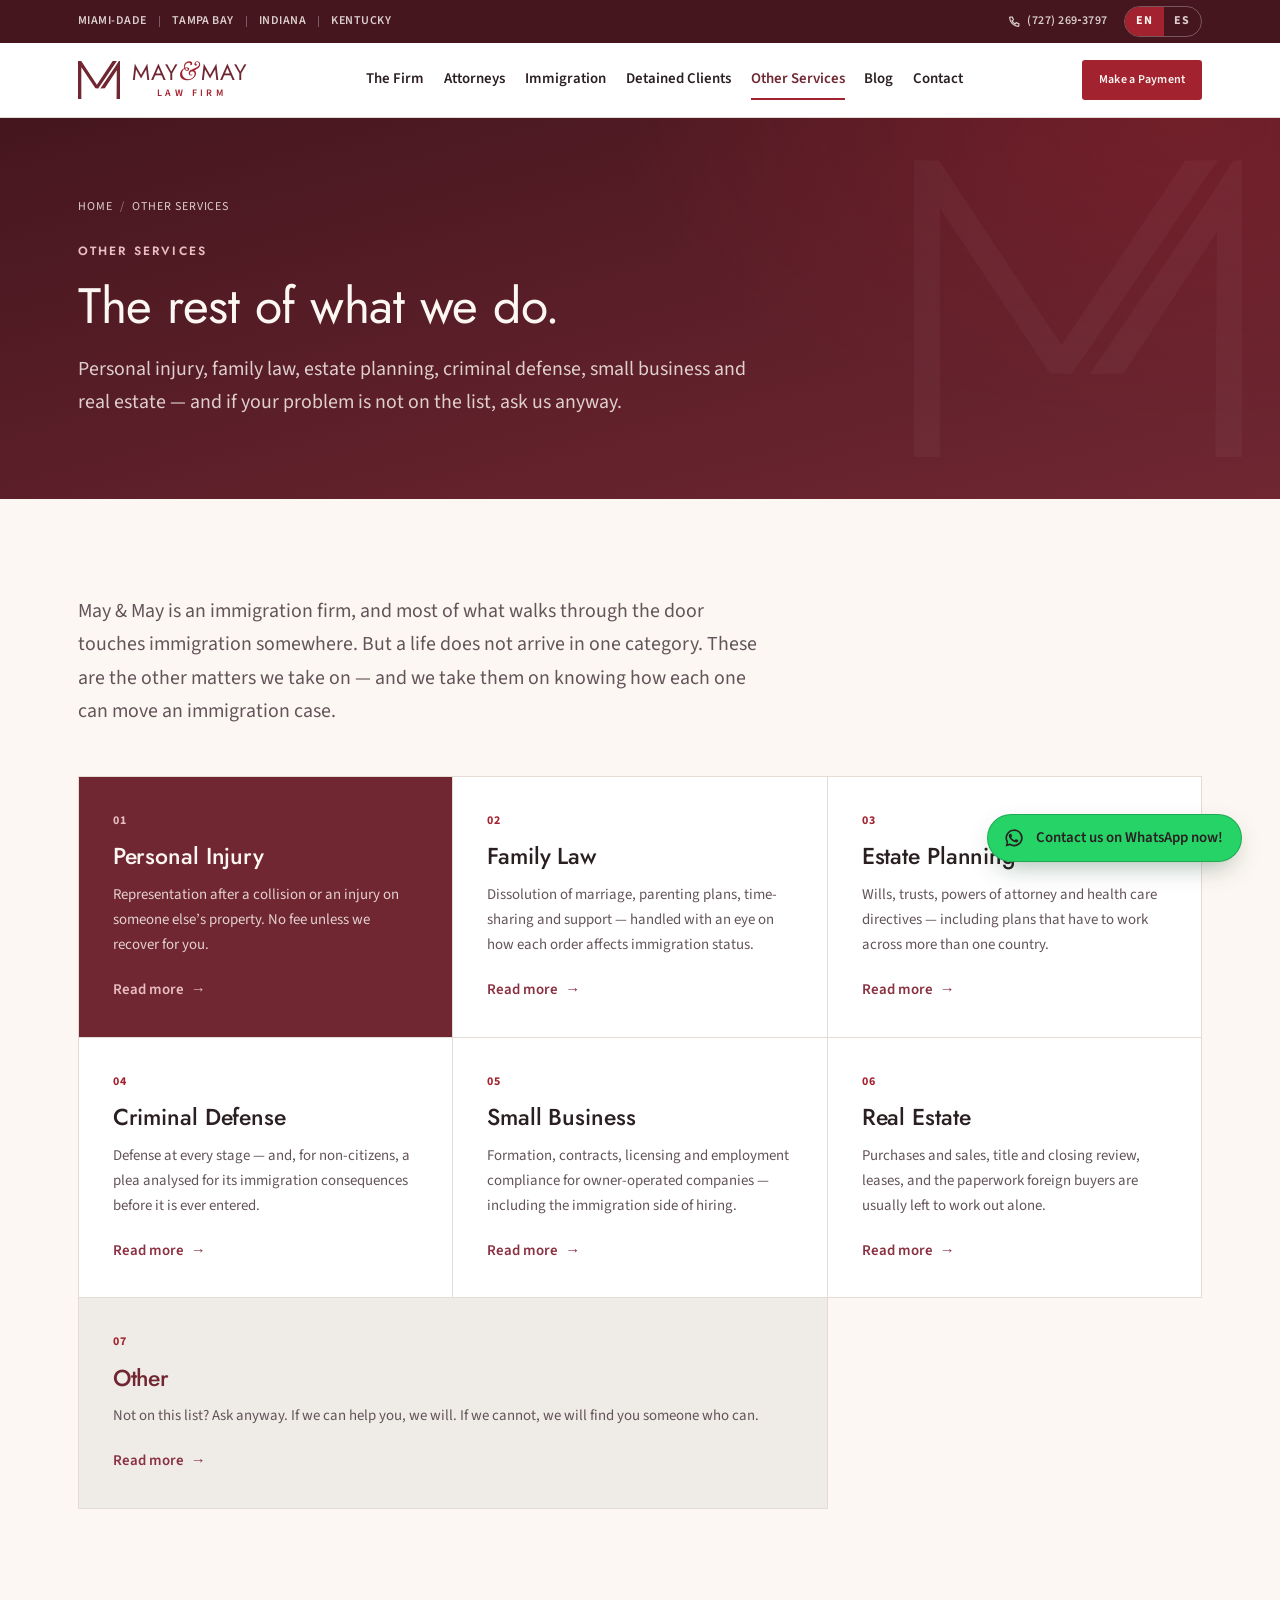
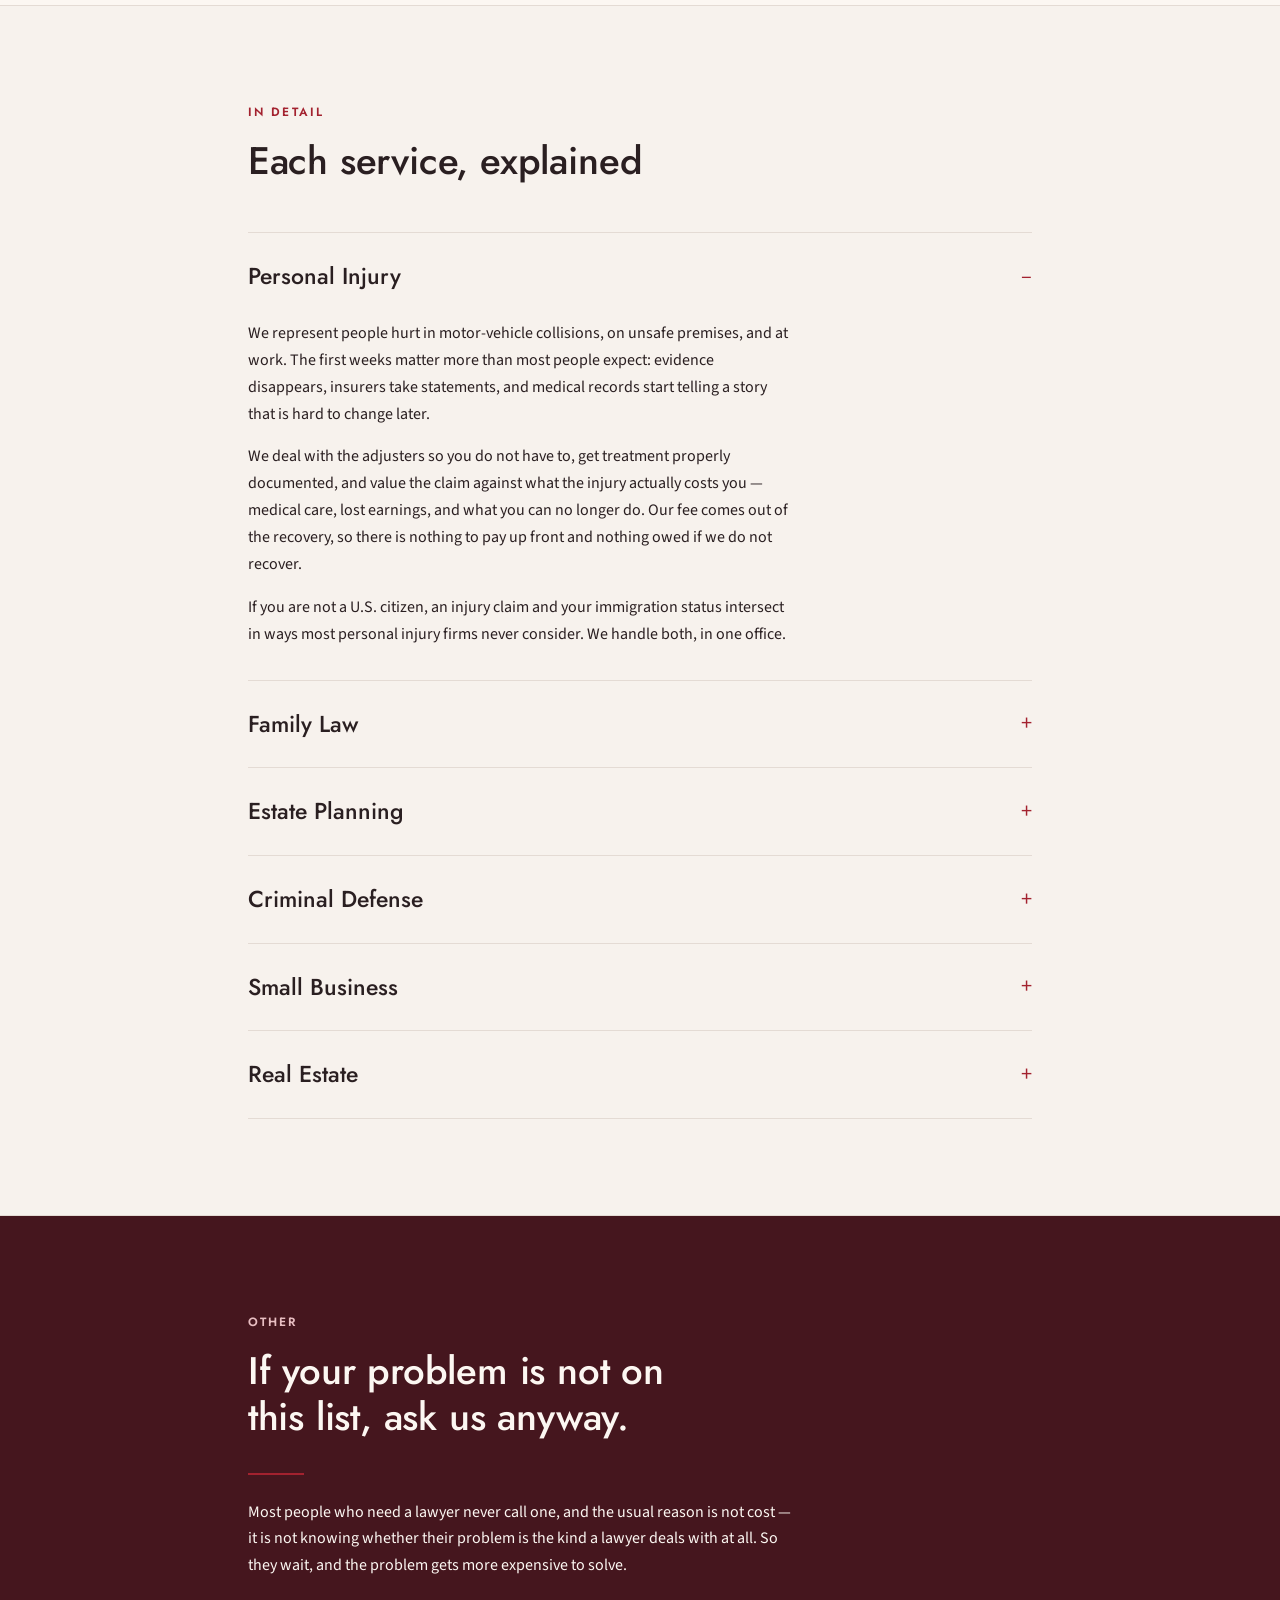
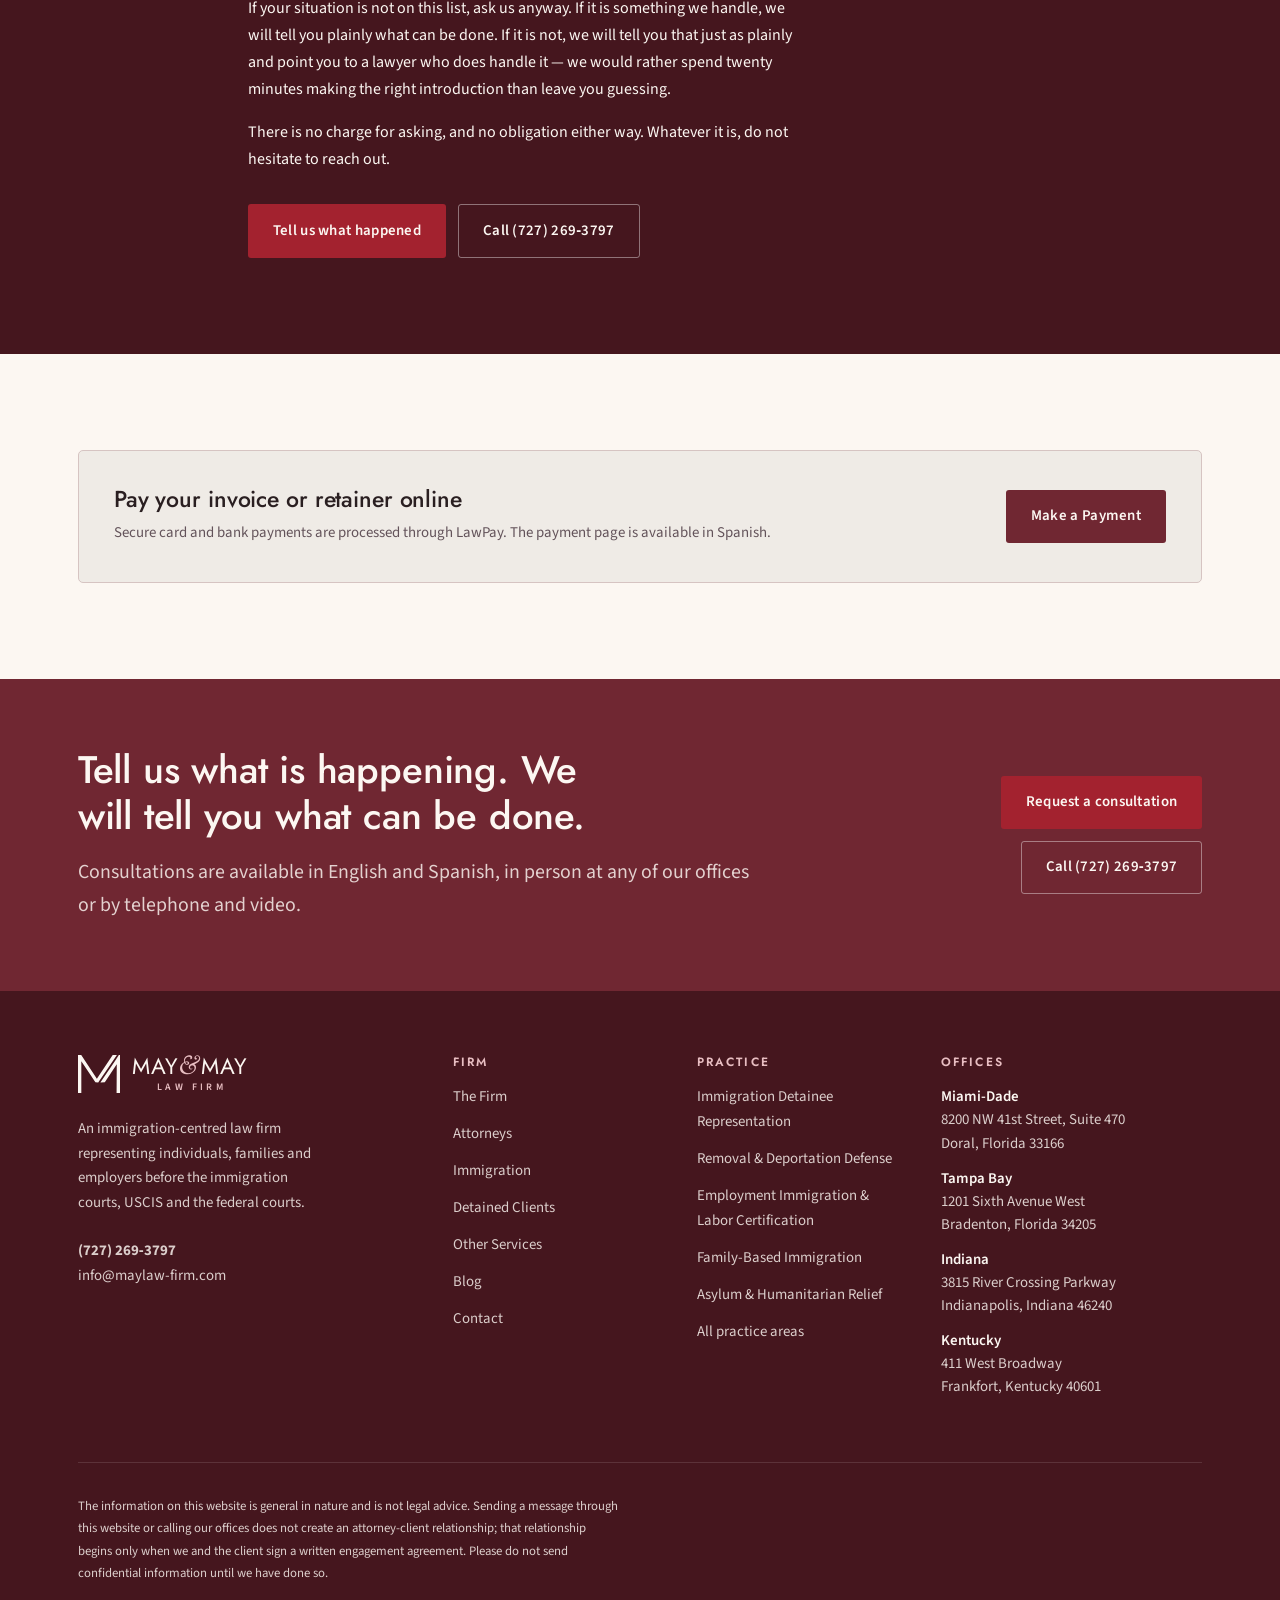
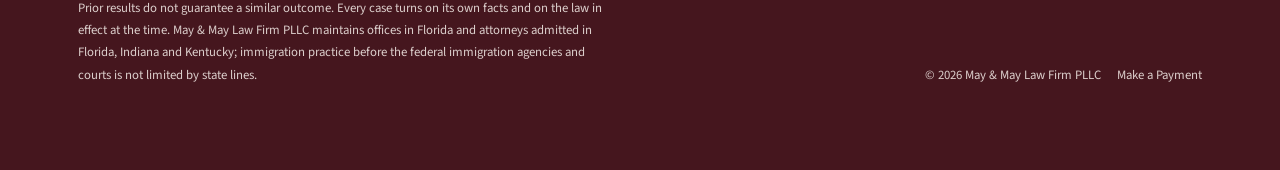
<file: other-services.html>
<!DOCTYPE html>
<html lang="en" data-lang="en">
<head>
  <meta charset="utf-8">
  <meta name="viewport" content="width=device-width, initial-scale=1">
  <title data-title-en="Other Services | May &amp; May Law Firm PLLC" data-title-es="Otros Servicios | May &amp; May Law Firm PLLC">Other Services | May &amp; May Law Firm PLLC</title>
  <meta name="description" content="Personal injury, family law, estate planning, criminal defense, small business and real estate — and if your problem is not on the list, ask us anyway." data-content-en="Personal injury, family law, estate planning, criminal defense, small business and real estate — and if your problem is not on the list, ask us anyway." data-content-es="Lesiones personales, derecho de familia, planificación patrimonial, defensa criminal, pequeñas empresas y bienes raíces — y si su problema no está en la lista, pregúntenos.">
  <meta name="theme-color" content="#702732">
  <link rel="canonical" href="https://www.mayandmay-law.com/other-services.html">
  <link rel="icon" href="assets/img/favicon.svg" type="image/svg+xml">
  <link rel="apple-touch-icon" href="assets/img/favicon.svg">

  <meta property="og:type" content="website">
  <meta property="og:site_name" content="May &amp; May Law Firm PLLC">
  <meta property="og:title" content="Other Services | May &amp; May Law Firm PLLC">
  <meta property="og:description" content="Personal injury, family law, estate planning, criminal defense, small business and real estate — and if your problem is not on the list, ask us anyway.">
  <meta property="og:url" content="https://www.mayandmay-law.com/other-services.html">
  <meta property="og:image" content="https://www.mayandmay-law.com/assets/img/logo-lockup.svg">
  <meta property="og:locale" content="en_US">
  <meta property="og:locale:alternate" content="es_US">
  <meta name="twitter:card" content="summary">

  <link rel="preload" href="assets/fonts/jost-normal-latin.woff2" as="font"
        type="font/woff2" crossorigin>
  <link rel="preload" href="assets/fonts/source-sans-3-normal-latin.woff2" as="font"
        type="font/woff2" crossorigin>
  <link rel="stylesheet" href="assets/fonts/fonts.css">
  <link rel="stylesheet" href="assets/css/brand.css">
  <link rel="stylesheet" href="assets/css/site.css">
  <script src="assets/js/site.js"></script>
  <script type="application/ld+json">
  {
    "@context": "https://schema.org",
    "@type": "LegalService",
    "name": "May & May Law Firm PLLC",
    "url": "https://www.mayandmay-law.com/",
    "telephone": "+17272693797",
    "email": "info@maylaw-firm.com",
    "slogan": "Your Future. Our Counsel.",
    "image": "https://www.mayandmay-law.com/assets/img/logo-lockup.svg",
    "priceRange": "$$",
    "availableLanguage": ["en", "es"],
    "address": {
      "@type": "PostalAddress",
      "streetAddress": "8200 NW 41st Street, Suite 470",
      "addressLocality": "Doral",
      "addressRegion": "FL",
      "postalCode": "33166",
      "addressCountry": "US"
    },
    "contactPoint": {
      "@type": "ContactPoint",
      "contactType": "customer service",
      "telephone": "+17272693797",
      "email": "info@maylaw-firm.com",
      "availableLanguage": ["English", "Spanish"],
      "contactOption": "TollFree"
    },
    "sameAs": ["https://wa.me/17272693797"],
    "areaServed": [
      { "@type": "AdministrativeArea", "name": "Miami-Dade County, Florida" },
      { "@type": "AdministrativeArea", "name": "Tampa Bay, Florida" },
      { "@type": "State", "name": "Indiana" },
      { "@type": "State", "name": "Kentucky" }
    ],
    "knowsLanguage": ["English", "Spanish"],
    "serviceType": [
      "Immigration detainee representation",
      "Immigration bond hearings",
      "Removal and deportation defense",
      "Labor certification and employment-based immigration",
      "Family-based immigration",
      "Asylum and humanitarian relief",
      "Citizenship and naturalization",
      "Federal habeas corpus litigation"
    ]
  }
  </script>
</head>
<body>
  <a class="skip-link" href="#main"><span data-l="en">Skip to main content</span><span data-l="es" lang="es">Ir al contenido principal</span></a>
  <div class="utility-bar">
    <div class="container">
      <ul class="utility-locations"><li><span data-l="en">Miami-Dade</span><span data-l="es" lang="es">Miami-Dade</span></li><li><span data-l="en">Tampa Bay</span><span data-l="es" lang="es">Tampa Bay</span></li><li><span data-l="en">Indiana</span><span data-l="es" lang="es">Indiana</span></li><li><span data-l="en">Kentucky</span><span data-l="es" lang="es">Kentucky</span></li></ul>
      <div class="utility-actions">
        <a href="tel:+17272693797">
          <svg width="13" height="13" viewBox="0 0 24 24" fill="none" stroke="currentColor"
               stroke-width="2.2" stroke-linecap="round" aria-hidden="true">
            <path d="M4 4h4l2 5-2.5 1.5a11 11 0 0 0 6 6L15 14l5 2v4a1 1 0 0 1-1 1A17 17 0 0 1 3 5a1 1 0 0 1 1-1z"/>
          </svg>
          <span>(727)&nbsp;269&#8209;3797</span>
        </a>
        <div class="lang-switch" role="group">
          <span class="visually-hidden" id="lang-label"><span data-l="en">Choose a language</span><span data-l="es" lang="es">Elija un idioma</span></span>
          <button type="button" data-set-lang="en" aria-pressed="true"
                  aria-describedby="lang-label" lang="en">EN</button>
          <button type="button" data-set-lang="es" aria-pressed="false"
                  aria-describedby="lang-label" lang="es">ES</button>
        </div>
      </div>
    </div>
  </div>
  <header class="site-header" data-stuck="false">
    <div class="container">
      <a class="brand-lockup" href="index.html">
        <img class="brand-emblem" src="assets/img/logo-mark.svg" alt=""
             width="111" height="100">
        <span class="brand-text" aria-hidden="true">
          <span class="brand-name">May<span class="brand-amp">&amp;</span>May</span>
          <span class="brand-sub">Law Firm</span>
        </span>
        <span class="visually-hidden"><span data-l="en">May &amp; May Law Firm PLLC — home</span><span data-l="es" lang="es">May &amp; May Law Firm PLLC — inicio</span></span>
      </a>

      <nav class="primary-nav" id="primary-nav" aria-label="Main navigation" data-label-en="Main navigation" data-label-es="Navegaci&#243;n principal">
        <ul>
            <li><a href="firm.html"><span data-l="en">The Firm</span><span data-l="es" lang="es">La Firma</span></a></li>
            <li><a href="attorneys.html"><span data-l="en">Attorneys</span><span data-l="es" lang="es">Abogados</span></a></li>
            <li><a href="practice-areas.html"><span data-l="en">Immigration</span><span data-l="es" lang="es">Inmigración</span></a></li>
            <li><a href="detained.html"><span data-l="en">Detained Clients</span><span data-l="es" lang="es">Clientes Detenidos</span></a></li>
            <li><a href="other-services.html" aria-current="page"><span data-l="en">Other Services</span><span data-l="es" lang="es">Otros Servicios</span></a></li>
            <li><a href="blog.html"><span data-l="en">Blog</span><span data-l="es" lang="es">Blog</span></a></li>
            <li><a href="contact.html"><span data-l="en">Contact</span><span data-l="es" lang="es">Contacto</span></a></li>
        </ul>
        <div class="nav-drawer-cta">
          <a class="btn btn-accent" href="https://secure.lawpay.com/pages/maymaylawfirmpllc/immigration-payments-spanish" target="_blank" rel="noopener"><span data-l="en">Make a Payment</span><span data-l="es" lang="es">Hacer un Pago</span></a>
          <a class="btn btn-outline" href="tel:+17272693797"><span data-l="en">Call&nbsp;(727)&nbsp;269&#8209;3797</span><span data-l="es" lang="es">Llamar&nbsp;al&nbsp;(727)&nbsp;269&#8209;3797</span></a>
        </div>
      </nav>

      <div class="header-actions">
        <a class="btn btn-accent btn-sm btn-pay" href="https://secure.lawpay.com/pages/maymaylawfirmpllc/immigration-payments-spanish" target="_blank" rel="noopener">
          <span data-l="en">Make a Payment</span><span data-l="es" lang="es">Hacer un Pago</span>
        </a>
        <button class="nav-toggle" type="button" aria-expanded="false" aria-controls="primary-nav">
          <span></span><span></span><span></span>
          <span class="visually-hidden"><span data-l="en">Open and close the menu</span><span data-l="es" lang="es">Abrir y cerrar el menú</span></span>
        </button>
      </div>
    </div>
  </header>

  <main id="main">
    <section class="page-head">
      <div class="container">
        <nav aria-label="Breadcrumb" data-label-en="Breadcrumb" data-label-es="Ruta de navegaci&#243;n">
          <ol class="breadcrumb">
            <li><a href="index.html"><span data-l="en">Home</span><span data-l="es" lang="es">Inicio</span></a></li>
            <li><span data-l="en">Other Services</span><span data-l="es" lang="es">Otros Servicios</span></li>
          </ol>
        </nav>
        <span class="kicker"><span data-l="en">Other services</span><span data-l="es" lang="es">Otros servicios</span></span>
        <h1 data-l="en">The rest of what we do.</h1>
<h1 data-l="es" lang="es">El resto de lo que hacemos.</h1>
        <p data-l="en" class="lead">Personal injury, family law, estate planning, criminal defense, small business and real estate &mdash; and if your problem is not on the list, ask us anyway.</p>
<p data-l="es" lang="es" class="lead">Lesiones personales, derecho de familia, planificaci&#243;n patrimonial, defensa criminal, peque&#241;as empresas y bienes ra&#237;ces &mdash; y si su problema no est&#225; en la lista, preg&#250;ntenos igual.</p>
      </div>
    </section>

    <section class="section">
      <div class="container">
        <div class="section-head">
          <p data-l="en" class="lead">May &amp; May is an immigration firm, and most of what walks through the door touches immigration somewhere. But a life does not arrive in one category. These are the other matters we take on &mdash; and we take them on knowing how each one can move an immigration case.</p>
<p data-l="es" lang="es" class="lead">May &amp; May es una firma de inmigraci&#243;n, y casi todo lo que entra por la puerta toca la inmigraci&#243;n en alg&#250;n punto. Pero una vida no llega en una sola categor&#237;a. Estos son los otros asuntos que atendemos &mdash; y los atendemos sabiendo c&#243;mo cada uno puede mover un caso migratorio.</p>
        </div>
      <div class="practice-grid">
        <a class="practice-card is-feature" href="#personal-injury">
          <span class="practice-card-num">01</span>
          <h3><span data-l="en">Personal Injury</span><span data-l="es" lang="es">Lesiones Personales</span></h3>
          <p data-l="en">Representation after a collision or an injury on someone else&rsquo;s property. No fee unless we recover for you.</p>
<p data-l="es" lang="es">Representaci&#243;n despu&#233;s de un accidente o una lesi&#243;n en la propiedad de otra persona. Sin honorarios a menos que obtengamos una recuperaci&#243;n.</p>
          <span class="link-arrow"><span data-l="en">Read more</span><span data-l="es" lang="es">Leer m&#225;s</span></span>
        </a>
        <a class="practice-card" href="#family-law">
          <span class="practice-card-num">02</span>
          <h3><span data-l="en">Family Law</span><span data-l="es" lang="es">Derecho de Familia</span></h3>
          <p data-l="en">Dissolution of marriage, parenting plans, time-sharing and support &mdash; handled with an eye on how each order affects immigration status.</p>
<p data-l="es" lang="es">Disoluci&#243;n de matrimonio, planes de crianza, tiempo compartido y manutenci&#243;n &mdash; atendidos con atenci&#243;n a c&#243;mo cada orden afecta el estatus migratorio.</p>
          <span class="link-arrow"><span data-l="en">Read more</span><span data-l="es" lang="es">Leer m&#225;s</span></span>
        </a>
        <a class="practice-card" href="#estate-planning">
          <span class="practice-card-num">03</span>
          <h3><span data-l="en">Estate Planning</span><span data-l="es" lang="es">Planificaci&#243;n Patrimonial</span></h3>
          <p data-l="en">Wills, trusts, powers of attorney and health care directives &mdash; including plans that have to work across more than one country.</p>
<p data-l="es" lang="es">Testamentos, fideicomisos, poderes y directivas m&#233;dicas &mdash; incluidos planes que deben funcionar en m&#225;s de un pa&#237;s.</p>
          <span class="link-arrow"><span data-l="en">Read more</span><span data-l="es" lang="es">Leer m&#225;s</span></span>
        </a>
        <a class="practice-card" href="#criminal-defense">
          <span class="practice-card-num">04</span>
          <h3><span data-l="en">Criminal Defense</span><span data-l="es" lang="es">Defensa Criminal</span></h3>
          <p data-l="en">Defense at every stage &mdash; and, for non-citizens, a plea analysed for its immigration consequences before it is ever entered.</p>
<p data-l="es" lang="es">Defensa en cada etapa &mdash; y, para quienes no son ciudadanos, un acuerdo analizado por sus consecuencias migratorias antes de aceptarlo.</p>
          <span class="link-arrow"><span data-l="en">Read more</span><span data-l="es" lang="es">Leer m&#225;s</span></span>
        </a>
        <a class="practice-card" href="#small-business">
          <span class="practice-card-num">05</span>
          <h3><span data-l="en">Small Business</span><span data-l="es" lang="es">Peque&#241;as Empresas</span></h3>
          <p data-l="en">Formation, contracts, licensing and employment compliance for owner-operated companies &mdash; including the immigration side of hiring.</p>
<p data-l="es" lang="es">Constituci&#243;n, contratos, licencias y cumplimiento laboral para empresas de propietarios &mdash; incluido el lado migratorio de la contrataci&#243;n.</p>
          <span class="link-arrow"><span data-l="en">Read more</span><span data-l="es" lang="es">Leer m&#225;s</span></span>
        </a>
        <a class="practice-card" href="#real-estate">
          <span class="practice-card-num">06</span>
          <h3><span data-l="en">Real Estate</span><span data-l="es" lang="es">Bienes Ra&#237;ces</span></h3>
          <p data-l="en">Purchases and sales, title and closing review, leases, and the paperwork foreign buyers are usually left to work out alone.</p>
<p data-l="es" lang="es">Compras y ventas, revisi&#243;n de t&#237;tulo y cierre, arrendamientos, y los tr&#225;mites que los compradores extranjeros suelen resolver solos.</p>
          <span class="link-arrow"><span data-l="en">Read more</span><span data-l="es" lang="es">Leer m&#225;s</span></span>
        </a>
        <a class="practice-card is-cta is-wide" href="#other">
          <span class="practice-card-num">07</span>
          <h3><span data-l="en">Other</span><span data-l="es" lang="es">Otros Asuntos</span></h3>
          <p data-l="en">Not on this list? Ask anyway. If we can help you, we will. If we cannot, we will find you someone who can.</p>
<p data-l="es" lang="es">&#191;No est&#225; en esta lista? Preg&#250;ntenos igual. Si podemos ayudarle, lo haremos. Si no, le encontraremos a alguien que pueda.</p>
          <span class="link-arrow"><span data-l="en">Read more</span><span data-l="es" lang="es">Leer m&#225;s</span></span>
        </a>
      </div>

      </div>
    </section>

    <section class="section band-alt band-line">
      <div class="container container-narrow">
        <div class="section-head">
          <span class="kicker"><span data-l="en">In detail</span><span data-l="es" lang="es">En detalle</span></span>
          <h2 data-l="en">Each service, explained</h2>
<h2 data-l="es" lang="es">Cada servicio, explicado</h2>
        </div>
        <div class="accordion">
        <details id="personal-injury" open>
          <summary>
            <span><span data-l="en">Personal Injury</span><span data-l="es" lang="es">Lesiones Personales</span></span>
          </summary>
          <div class="accordion-body prose">
            <p data-l="en">We represent people hurt in motor-vehicle collisions, on unsafe premises, and at work. The first weeks matter more than most people expect: evidence disappears, insurers take statements, and medical records start telling a story that is hard to change later.</p>
            <p data-l="en">We deal with the adjusters so you do not have to, get treatment properly documented, and value the claim against what the injury actually costs you &mdash; medical care, lost earnings, and what you can no longer do. Our fee comes out of the recovery, so there is nothing to pay up front and nothing owed if we do not recover.</p>
            <p data-l="en">If you are not a U.S. citizen, an injury claim and your immigration status intersect in ways most personal injury firms never consider. We handle both, in one office.</p>
            <p data-l="es" lang="es">Representamos a personas lesionadas en accidentes de tr&#225;nsito, en propiedades inseguras y en el trabajo. Las primeras semanas importan m&#225;s de lo que la gente espera: las pruebas desaparecen, las aseguradoras toman declaraciones y los expedientes m&#233;dicos empiezan a contar una historia dif&#237;cil de cambiar despu&#233;s.</p>
            <p data-l="es" lang="es">Tratamos con los ajustadores para que usted no tenga que hacerlo, documentamos el tratamiento correctamente y valoramos el reclamo seg&#250;n lo que la lesi&#243;n realmente le cuesta &mdash; atenci&#243;n m&#233;dica, ingresos perdidos y lo que ya no puede hacer. Nuestros honorarios salen de la recuperaci&#243;n: no hay nada que pagar por adelantado ni nada que deber si no recuperamos.</p>
            <p data-l="es" lang="es">Si usted no es ciudadano estadounidense, un reclamo por lesiones y su estatus migratorio se cruzan de maneras que la mayor&#237;a de las firmas de lesiones nunca considera. Nosotros atendemos ambos, en una sola oficina.</p>
          </div>
        </details>
        <details id="family-law">
          <summary>
            <span><span data-l="en">Family Law</span><span data-l="es" lang="es">Derecho de Familia</span></span>
          </summary>
          <div class="accordion-body prose">
            <p data-l="en">We handle dissolution of marriage, parenting plans and time-sharing, child and spousal support, paternity, modifications, and enforcement of existing orders.</p>
            <p data-l="en">Family matters and immigration matters are entangled far more often than people realise. A divorce timed badly can cost a conditional resident their path to a green card; a parenting plan can decide whether a child qualifies for relief; an allegation in a family case can follow someone into immigration court. We read both sides of that before agreeing to anything.</p>
            <p data-l="es" lang="es">Atendemos disoluciones de matrimonio, planes de crianza y tiempo compartido, manutenci&#243;n de hijos y c&#243;nyuge, paternidad, modificaciones y ejecuci&#243;n de &#243;rdenes existentes.</p>
            <p data-l="es" lang="es">Los asuntos familiares y migratorios est&#225;n entrelazados mucho m&#225;s a menudo de lo que la gente cree. Un divorcio mal programado puede costarle a un residente condicional su camino a la residencia permanente; un plan de crianza puede decidir si un menor califica para alivio migratorio; una acusaci&#243;n en un caso familiar puede seguir a una persona hasta la corte de inmigraci&#243;n. Leemos ambos lados antes de aceptar nada.</p>
          </div>
        </details>
        <details id="estate-planning">
          <summary>
            <span><span data-l="en">Estate Planning</span><span data-l="es" lang="es">Planificaci&#243;n Patrimonial</span></span>
          </summary>
          <div class="accordion-body prose">
            <p data-l="en">We prepare wills, revocable and irrevocable trusts, durable powers of attorney, health care surrogate designations and living wills, and we handle the probate that follows when there was no plan.</p>
            <p data-l="en">Plans for immigrant families carry questions a standard form will not ask: assets in another country, heirs who are not U.S. residents, a guardian nomination that has to hold up if a parent is detained or removed. Those are the plans we are asked for most, and the ones a template handles worst.</p>
            <p data-l="es" lang="es">Preparamos testamentos, fideicomisos revocables e irrevocables, poderes duraderos, designaciones de representante de atenci&#243;n m&#233;dica y voluntades anticipadas, y atendemos el proceso sucesorio cuando no hubo un plan.</p>
            <p data-l="es" lang="es">Los planes para familias inmigrantes plantean preguntas que un formulario est&#225;ndar no hace: bienes en otro pa&#237;s, herederos que no son residentes de los Estados Unidos, la designaci&#243;n de un tutor que debe sostenerse si un padre es detenido o deportado. Esos son los planes que m&#225;s nos piden, y los que una plantilla resuelve peor.</p>
          </div>
        </details>
        <details id="criminal-defense">
          <summary>
            <span><span data-l="en">Criminal Defense</span><span data-l="es" lang="es">Defensa Criminal</span></span>
          </summary>
          <div class="accordion-body prose">
            <p data-l="en">We defend clients from arrest and first appearance through motions, negotiation and trial, in misdemeanour and felony matters.</p>
            <p data-l="en">For a non-citizen, the sentence is only half the outcome. The precise statute of conviction, the length of the sentence imposed and even the wording of the plea colloquy decide whether a case becomes an aggravated felony, a crime involving moral turpitude, or a bar to relief years later. We analyse the immigration consequence before a plea is entered &mdash; which is the only point at which it can still be changed.</p>
            <p data-l="en">If you have already pleaded and are now facing immigration consequences, the record of conviction is still worth reviewing. Post-conviction relief is sometimes available.</p>
            <p data-l="es" lang="es">Defendemos a clientes desde el arresto y la primera comparecencia hasta las mociones, la negociaci&#243;n y el juicio, en casos de delitos menores y graves.</p>
            <p data-l="es" lang="es">Para quien no es ciudadano, la sentencia es solo la mitad del resultado. El estatuto exacto de la condena, la duraci&#243;n de la sentencia impuesta e incluso la redacci&#243;n del acuerdo deciden si un caso se convierte en un delito agravado, un delito de vileza moral o un impedimento para obtener alivio a&#241;os despu&#233;s. Analizamos la consecuencia migratoria antes de aceptar un acuerdo &mdash; el &#250;nico momento en que todav&#237;a se puede cambiar.</p>
            <p data-l="es" lang="es">Si ya acept&#243; un acuerdo y ahora enfrenta consecuencias migratorias, el registro de condena todav&#237;a vale la pena revisarlo. A veces existe alivio posterior a la condena.</p>
          </div>
        </details>
        <details id="small-business">
          <summary>
            <span><span data-l="en">Small Business</span><span data-l="es" lang="es">Peque&#241;as Empresas</span></span>
          </summary>
          <div class="accordion-body prose">
            <p data-l="en">We set companies up properly the first time: entity selection and formation, operating and shareholder agreements, commercial leases, vendor and client contracts, licensing, and the partner disputes that a well-drafted agreement prevents.</p>
            <p data-l="en">We also handle the part of hiring most small employers only discover during an audit &mdash; I-9 compliance, E-Verify, and the labor certification and visa routes that let you keep a worker you cannot afford to lose.</p>
            <p data-l="es" lang="es">Constituimos empresas correctamente desde el principio: selecci&#243;n y constituci&#243;n de la entidad, acuerdos operativos y de accionistas, arrendamientos comerciales, contratos con proveedores y clientes, licencias, y las disputas entre socios que un buen acuerdo evita.</p>
            <p data-l="es" lang="es">Tambi&#233;n atendemos la parte de la contrataci&#243;n que la mayor&#237;a de los peque&#241;os empleadores descubre solo durante una auditor&#237;a &mdash; cumplimiento del I-9, E-Verify, y las v&#237;as de certificaci&#243;n laboral y visas que le permiten conservar a un trabajador que no puede perder.</p>
          </div>
        </details>
        <details id="real-estate">
          <summary>
            <span><span data-l="en">Real Estate</span><span data-l="es" lang="es">Bienes Ra&#237;ces</span></span>
          </summary>
          <div class="accordion-body prose">
            <p data-l="en">We review and negotiate residential and commercial purchase contracts, examine title and survey, attend to closings, and draft and enforce leases for landlords and tenants.</p>
            <p data-l="en">Buyers who are not U.S. citizens or residents face an extra layer: entity structure, financing without domestic credit history, FIRPTA withholding on a later sale, and how holding property interacts with a visa or a pending application. We answer those questions before the contract is signed, not at the closing table.</p>
            <p data-l="es" lang="es">Revisamos y negociamos contratos de compraventa residencial y comercial, examinamos t&#237;tulo y levantamiento, atendemos los cierres, y redactamos y hacemos cumplir arrendamientos para propietarios e inquilinos.</p>
            <p data-l="es" lang="es">Los compradores que no son ciudadanos ni residentes enfrentan una capa adicional: estructura de la entidad, financiamiento sin historial de cr&#233;dito local, retenci&#243;n FIRPTA en una venta posterior, y c&#243;mo la propiedad interact&#250;a con una visa o una solicitud pendiente. Respondemos esas preguntas antes de firmar el contrato, no en la mesa de cierre.</p>
          </div>
        </details>
        </div>
      </div>
    </section>

    <section class="section band-dark" id="other">
      <div class="container container-narrow">
        <span class="kicker"><span data-l="en">Other</span><span data-l="es" lang="es">Otros Asuntos</span></span>
        <h2 data-l="en">If your problem is not on this list, ask us anyway.</h2>
<h2 data-l="es" lang="es">Si su problema no est&#225; en esta lista, preg&#250;ntenos igual.</h2>
        <hr class="rule mt-6">
        <div class="prose">
          <p data-l="en">Most people who need a lawyer never call one, and the usual reason is not cost &mdash; it is not knowing whether their problem is the kind a lawyer deals with at all. So they wait, and the problem gets more expensive to solve.</p>
          <p data-l="en">If your situation is not on this list, ask us anyway. If it is something we handle, we will tell you plainly what can be done. If it is not, we will tell you that just as plainly and point you to a lawyer who does handle it &mdash; we would rather spend twenty minutes making the right introduction than leave you guessing.</p>
          <p data-l="en">There is no charge for asking, and no obligation either way. Whatever it is, do not hesitate to reach out.</p>
          <p data-l="es" lang="es">La mayor&#237;a de las personas que necesitan un abogado nunca llaman a uno, y la raz&#243;n habitual no es el costo &mdash; es no saber si su problema es del tipo que un abogado atiende. As&#237; que esperan, y el problema se vuelve m&#225;s costoso de resolver.</p>
          <p data-l="es" lang="es">Si su situaci&#243;n no est&#225; en esta lista, preg&#250;ntenos de todos modos. Si es algo que atendemos, le diremos con claridad qu&#233; se puede hacer. Si no lo es, se lo diremos con la misma claridad y le indicaremos un abogado que s&#237; lo atienda &mdash; preferimos dedicar veinte minutos a hacer la presentaci&#243;n correcta que dejarlo con dudas.</p>
          <p data-l="es" lang="es">Preguntar no cuesta nada y no genera ninguna obligaci&#243;n. Sea lo que sea, no dude en contactarnos.</p>
        </div>
        <div class="btn-row">
          <a class="btn btn-accent" href="contact.html"><span data-l="en">Tell us what happened</span><span data-l="es" lang="es">Cu&#233;ntenos qu&#233; pas&#243;</span></a>
          <a class="btn btn-ghost-invert" href="tel:+17272693797"><span data-l="en">Call&nbsp;(727)&nbsp;269&#8209;3797</span><span data-l="es" lang="es">Llamar&nbsp;al&nbsp;(727)&nbsp;269&#8209;3797</span></a>
        </div>
      </div>
    </section>

    <section class="section">
      <div class="container">
      <div class="pay-callout">
        <div>
          <h2 data-l="en">Pay your invoice or retainer online</h2>
<h2 data-l="es" lang="es">Pague su factura o anticipo en l&#237;nea</h2>
          <p data-l="en">Secure card and bank payments are processed through LawPay. The payment page is available in Spanish.</p>
<p data-l="es" lang="es">Los pagos seguros con tarjeta y cuenta bancaria se procesan a trav&#233;s de LawPay. La p&#225;gina de pago est&#225; disponible en espa&#241;ol.</p>
        </div>
        <a class="btn btn-primary" href="https://secure.lawpay.com/pages/maymaylawfirmpllc/immigration-payments-spanish" target="_blank" rel="noopener">
          <span data-l="en">Make a Payment</span><span data-l="es" lang="es">Hacer un Pago</span>
        </a>
      </div>

      </div>
    </section>
  </main>

  <section class="cta-band">
    <div class="container">
      <div>
        <h2 data-l="en">Tell us what is happening. We will tell you what can be done.</h2>
<h2 data-l="es" lang="es">Cuéntenos qué está pasando. Le diremos qué se puede hacer.</h2>
        <p data-l="en" class="lead mt-4">Consultations are available in English and Spanish, in person at any of our offices or by telephone and video.</p>
<p data-l="es" lang="es" class="lead mt-4">Las consultas están disponibles en inglés y español, en persona en cualquiera de nuestras oficinas o por teléfono y video.</p>
      </div>
      <div class="btn-row">
        <a class="btn btn-accent" href="contact.html"><span data-l="en">Request a consultation</span><span data-l="es" lang="es">Solicitar una consulta</span></a>
        <a class="btn btn-ghost-invert" href="tel:+17272693797"><span data-l="en">Call&nbsp;(727)&nbsp;269&#8209;3797</span><span data-l="es" lang="es">Llamar&nbsp;al&nbsp;(727)&nbsp;269&#8209;3797</span></a>
      </div>
    </div>
  </section>
  <footer class="site-footer">
    <div class="container">
      <div class="footer-main">
        <div class="footer-brand">
          <span class="brand-lockup is-invert">
            <img class="brand-emblem" src="assets/img/logo-mark-invert.svg" alt=""
                 width="111" height="100">
            <span class="brand-text" aria-hidden="true">
              <span class="brand-name">May<span class="brand-amp">&amp;</span>May</span>
              <span class="brand-sub">Law Firm</span>
            </span>
          </span>
          <p class="visually-hidden">May &amp; May Law Firm PLLC</p>
          <p data-l="en">An immigration-centred law firm representing individuals, families and employers before the immigration courts, USCIS and the federal courts.</p>
<p data-l="es" lang="es">Una firma de abogados centrada en inmigración que representa a personas, familias y empleadores ante las cortes de inmigración, USCIS y las cortes federales.</p>
          <p class="mt-5">
            <a href="tel:+17272693797"><strong>(727)&nbsp;269&#8209;3797</strong></a><br>
            <a href="mailto:info@maylaw-firm.com">info@maylaw-firm.com</a>
          </p>
        </div>

        <div>
          <h2><span data-l="en">Firm</span><span data-l="es" lang="es">La Firma</span></h2>
          <ul>
            <li><a href="firm.html"><span data-l="en">The Firm</span><span data-l="es" lang="es">La Firma</span></a></li>
            <li><a href="attorneys.html"><span data-l="en">Attorneys</span><span data-l="es" lang="es">Abogados</span></a></li>
            <li><a href="practice-areas.html"><span data-l="en">Immigration</span><span data-l="es" lang="es">Inmigración</span></a></li>
            <li><a href="detained.html"><span data-l="en">Detained Clients</span><span data-l="es" lang="es">Clientes Detenidos</span></a></li>
            <li><a href="other-services.html"><span data-l="en">Other Services</span><span data-l="es" lang="es">Otros Servicios</span></a></li>
            <li><a href="blog.html"><span data-l="en">Blog</span><span data-l="es" lang="es">Blog</span></a></li>
            <li><a href="contact.html"><span data-l="en">Contact</span><span data-l="es" lang="es">Contacto</span></a></li>
          </ul>
        </div>

        <div>
          <h2><span data-l="en">Practice</span><span data-l="es" lang="es">Práctica</span></h2>
          <ul>
            <li><a href="practice-areas.html#detainee-representation"><span data-l="en">Immigration Detainee Representation</span><span data-l="es" lang="es">Representación de Detenidos de Inmigración</span></a></li>
            <li><a href="practice-areas.html#removal-defense"><span data-l="en">Removal &amp; Deportation Defense</span><span data-l="es" lang="es">Defensa contra la Deportación</span></a></li>
            <li><a href="practice-areas.html#employment-immigration"><span data-l="en">Employment Immigration &amp; Labor Certification</span><span data-l="es" lang="es">Inmigración por Empleo y Certificación Laboral</span></a></li>
            <li><a href="practice-areas.html#family-immigration"><span data-l="en">Family-Based Immigration</span><span data-l="es" lang="es">Inmigración Familiar</span></a></li>
            <li><a href="practice-areas.html#asylum-humanitarian"><span data-l="en">Asylum &amp; Humanitarian Relief</span><span data-l="es" lang="es">Asilo y Alivio Humanitario</span></a></li>
            <li><a href="practice-areas.html"><span data-l="en">All practice areas</span><span data-l="es" lang="es">Todas las áreas de práctica</span></a></li>
          </ul>
        </div>

        <div>
          <h2><span data-l="en">Offices</span><span data-l="es" lang="es">Oficinas</span></h2>
          <ul class="footer-offices">
            <li><strong><span data-l="en">Miami-Dade</span><span data-l="es" lang="es">Miami-Dade</span></strong>8200 NW 41st Street, Suite 470<br>Doral, Florida 33166</li>
            <li><strong><span data-l="en">Tampa Bay</span><span data-l="es" lang="es">Tampa Bay</span></strong>1201 Sixth Avenue West<br>Bradenton, Florida 34205</li>
            <li><strong><span data-l="en">Indiana</span><span data-l="es" lang="es">Indiana</span></strong>3815 River Crossing Parkway<br>Indianapolis, Indiana 46240</li>
            <li><strong><span data-l="en">Kentucky</span><span data-l="es" lang="es">Kentucky</span></strong>411 West Broadway<br>Frankfort, Kentucky 40601</li>
          </ul>
        </div>
      </div>

      <div class="footer-bottom">
        <div class="footer-legal">
          <p data-l="en">The information on this website is general in nature and is not legal advice. Sending a message through this website or calling our offices does not create an attorney-client relationship; that relationship begins only when we and the client sign a written engagement agreement. Please do not send confidential information until we have done so.</p>
<p data-l="es" lang="es">La información de este sitio web es de carácter general y no constituye asesoría legal. Enviar un mensaje por este sitio o llamar a nuestras oficinas no crea una relación abogado-cliente; esa relación comienza únicamente cuando el cliente y la firma firman un acuerdo de representación por escrito. Por favor, no envíe información confidencial antes de ese momento.</p>
          <p data-l="en">Prior results do not guarantee a similar outcome. Every case turns on its own facts and on the law in effect at the time. May &amp; May Law Firm PLLC maintains offices in Florida and attorneys admitted in Florida, Indiana and Kentucky; immigration practice before the federal immigration agencies and courts is not limited by state lines.</p>
<p data-l="es" lang="es">Los resultados anteriores no garantizan un resultado similar. Cada caso depende de sus propios hechos y de la ley vigente en ese momento. May &amp; May Law Firm PLLC mantiene oficinas en Florida y abogados admitidos en Florida, Indiana y Kentucky; la práctica de inmigración ante las agencias y cortes federales de inmigración no está limitada por fronteras estatales.</p>
        </div>
        <div class="footer-meta">
          <span>&copy; <span data-year>2026</span> May &amp; May Law Firm PLLC</span>
          <a href="https://secure.lawpay.com/pages/maymaylawfirmpllc/immigration-payments-spanish" target="_blank" rel="noopener"><span data-l="en">Make a Payment</span><span data-l="es" lang="es">Hacer un Pago</span></a>
        </div>
      </div>
    </div>
  </footer>
  <a class="whatsapp-bubble" href="https://wa.me/17272693797" target="_blank" rel="noopener"
     aria-label="Contact us on WhatsApp now — opens WhatsApp in a new tab" data-label-en="Contact us on WhatsApp now — opens WhatsApp in a new tab" data-label-es="Cont&#225;ctenos por WhatsApp ahora &mdash; abre WhatsApp en una pesta&#241;a nueva">
    <svg class="whatsapp-bubble-icon" viewBox="0 0 32 32" aria-hidden="true" focusable="false">
      <path d="M16.03 4.5A11.4 11.4 0 0 0 6.2 21.66L4.8 27.2l5.7-1.44a11.4 11.4 0 1 0 5.53-21.26zm0 2.28a9.12 9.12 0 0 1 4.5 17.05 9.12 9.12 0 0 1-9.36-.36l-.42-.26-3.24.82.82-3.16-.28-.44a9.12 9.12 0 0 1 7.98-13.65z"/>
      <path d="M12.28 10.7c-.24-.53-.48-.5-.7-.51h-.6c-.2 0-.55.08-.83.4-.29.31-1.1 1.07-1.1 2.6s1.13 3.02 1.28 3.23c.16.2 2.17 3.47 5.34 4.73 2.63 1.04 3.16.84 3.74.78.57-.05 1.85-.75 2.11-1.49.26-.73.26-1.36.19-1.49-.08-.13-.29-.2-.6-.36-.31-.16-1.85-.91-2.13-1.02-.29-.1-.5-.16-.71.16-.21.31-.83 1.02-1 1.23-.18.2-.35.24-.65.08-.31-.16-1.31-.48-2.5-1.54-.92-.82-1.54-1.83-1.72-2.14-.18-.32-.02-.49.13-.65.14-.15.35-.4.52-.6.17-.2.23-.34.34-.55.11-.2.05-.39-.03-.55-.08-.16-.71-1.7-.98-2.32z"/>
    </svg>
    <span class="whatsapp-bubble-text"><span data-l="en">Contact us on WhatsApp now!</span><span data-l="es" lang="es">&#161;Cont&#225;ctenos por WhatsApp ahora!</span></span>
  </a>
</body>
</html>
</file>
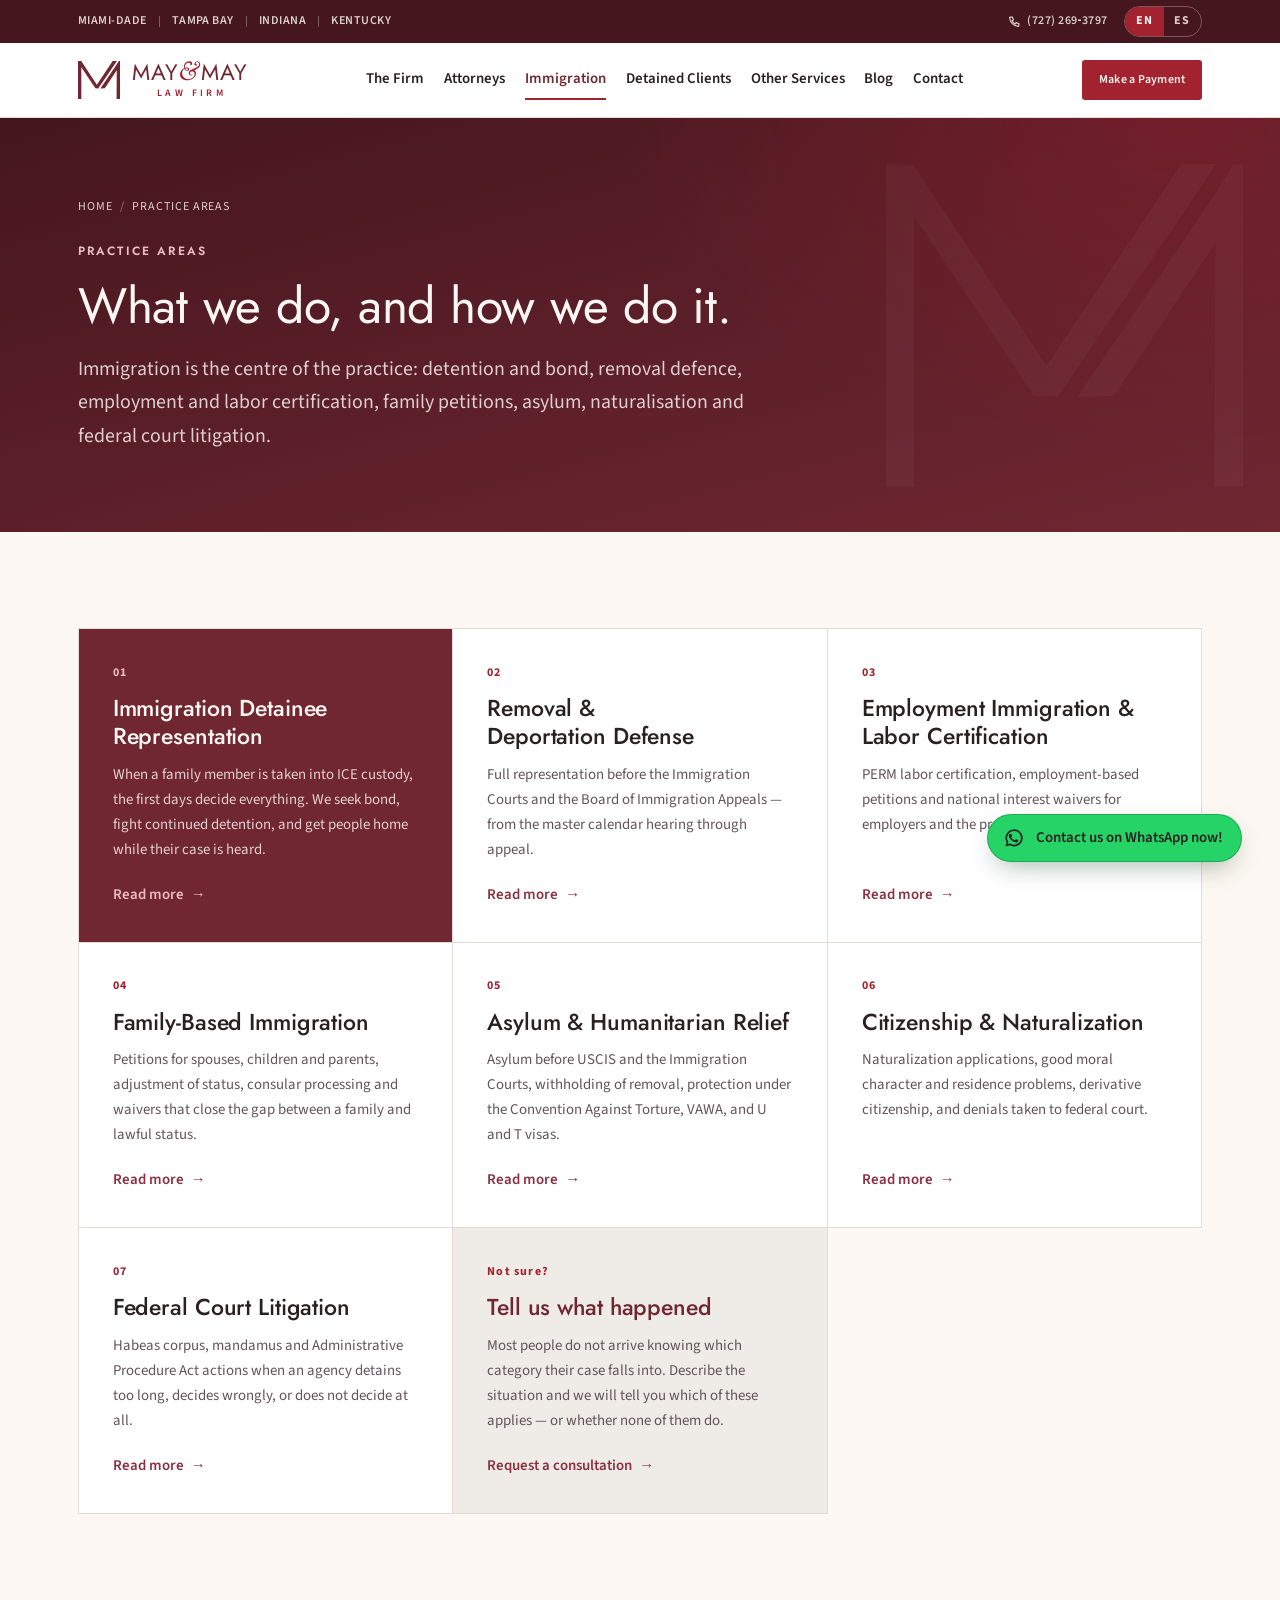
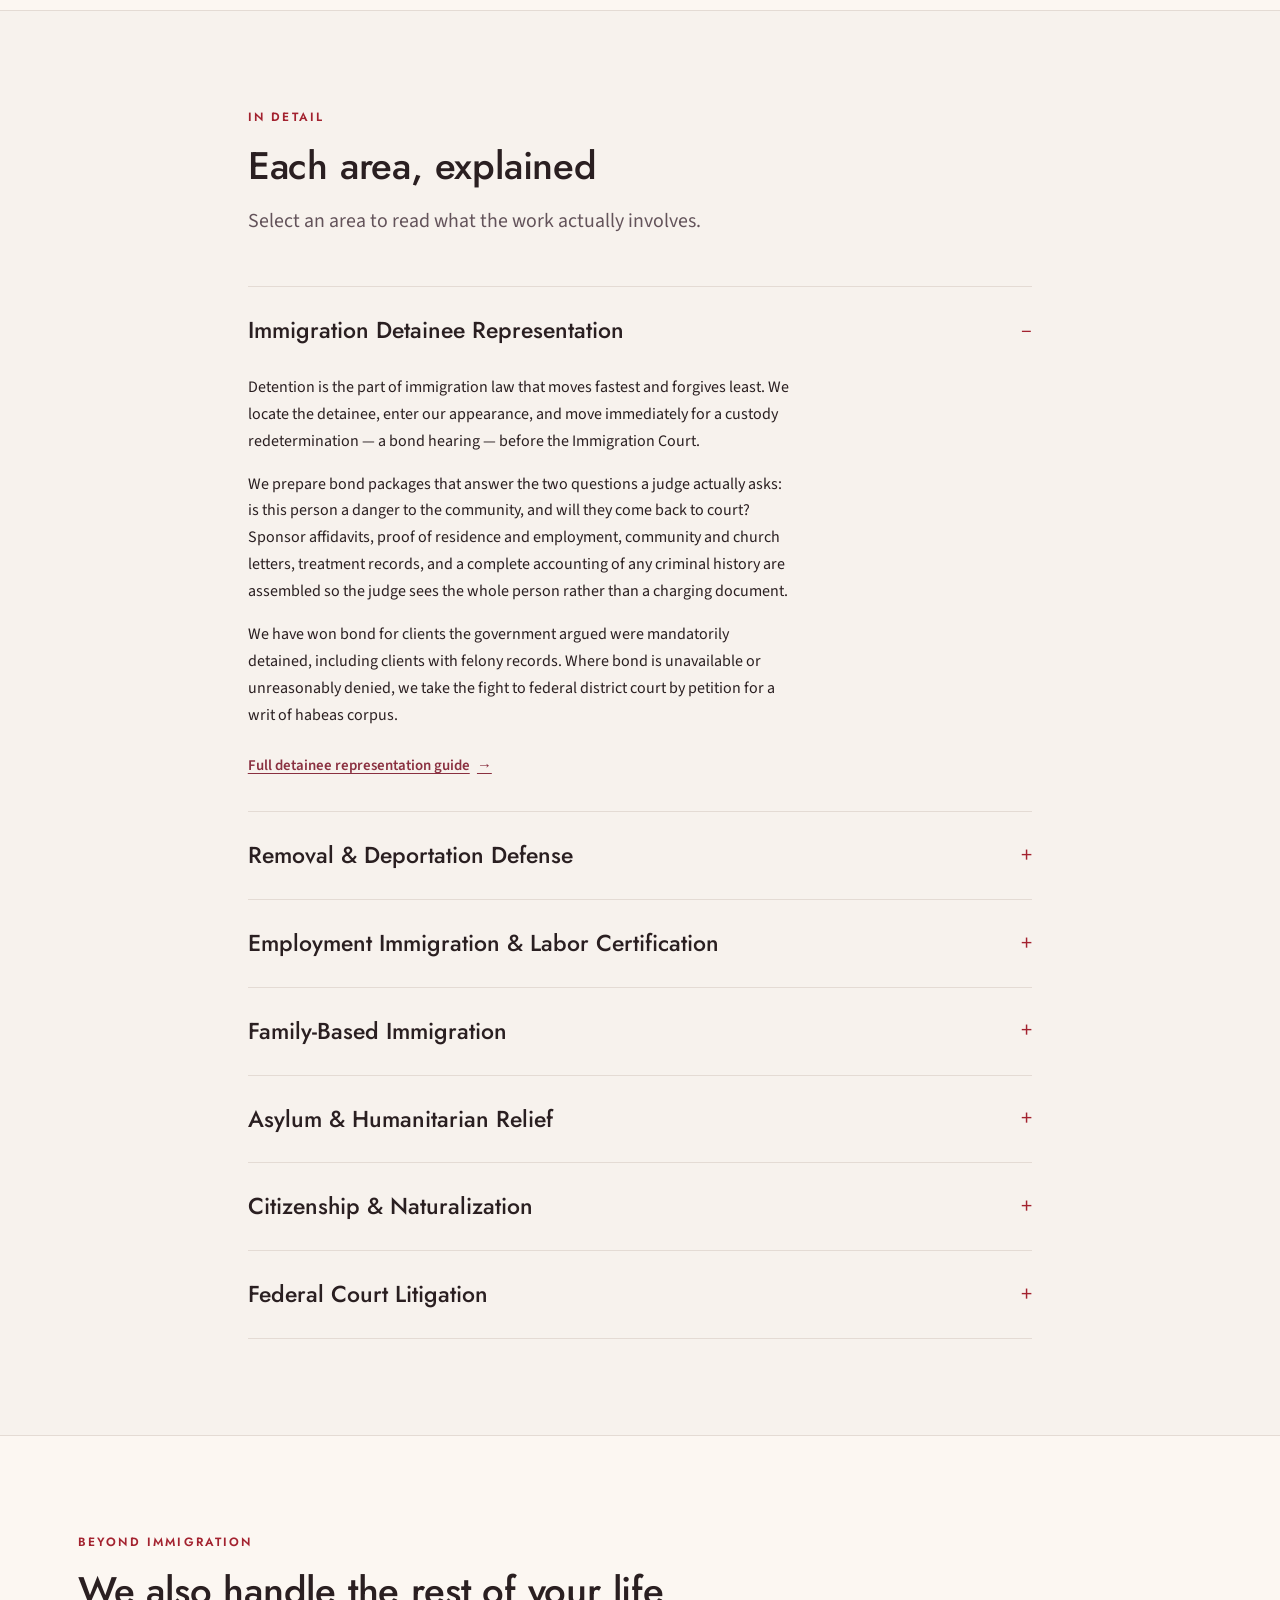
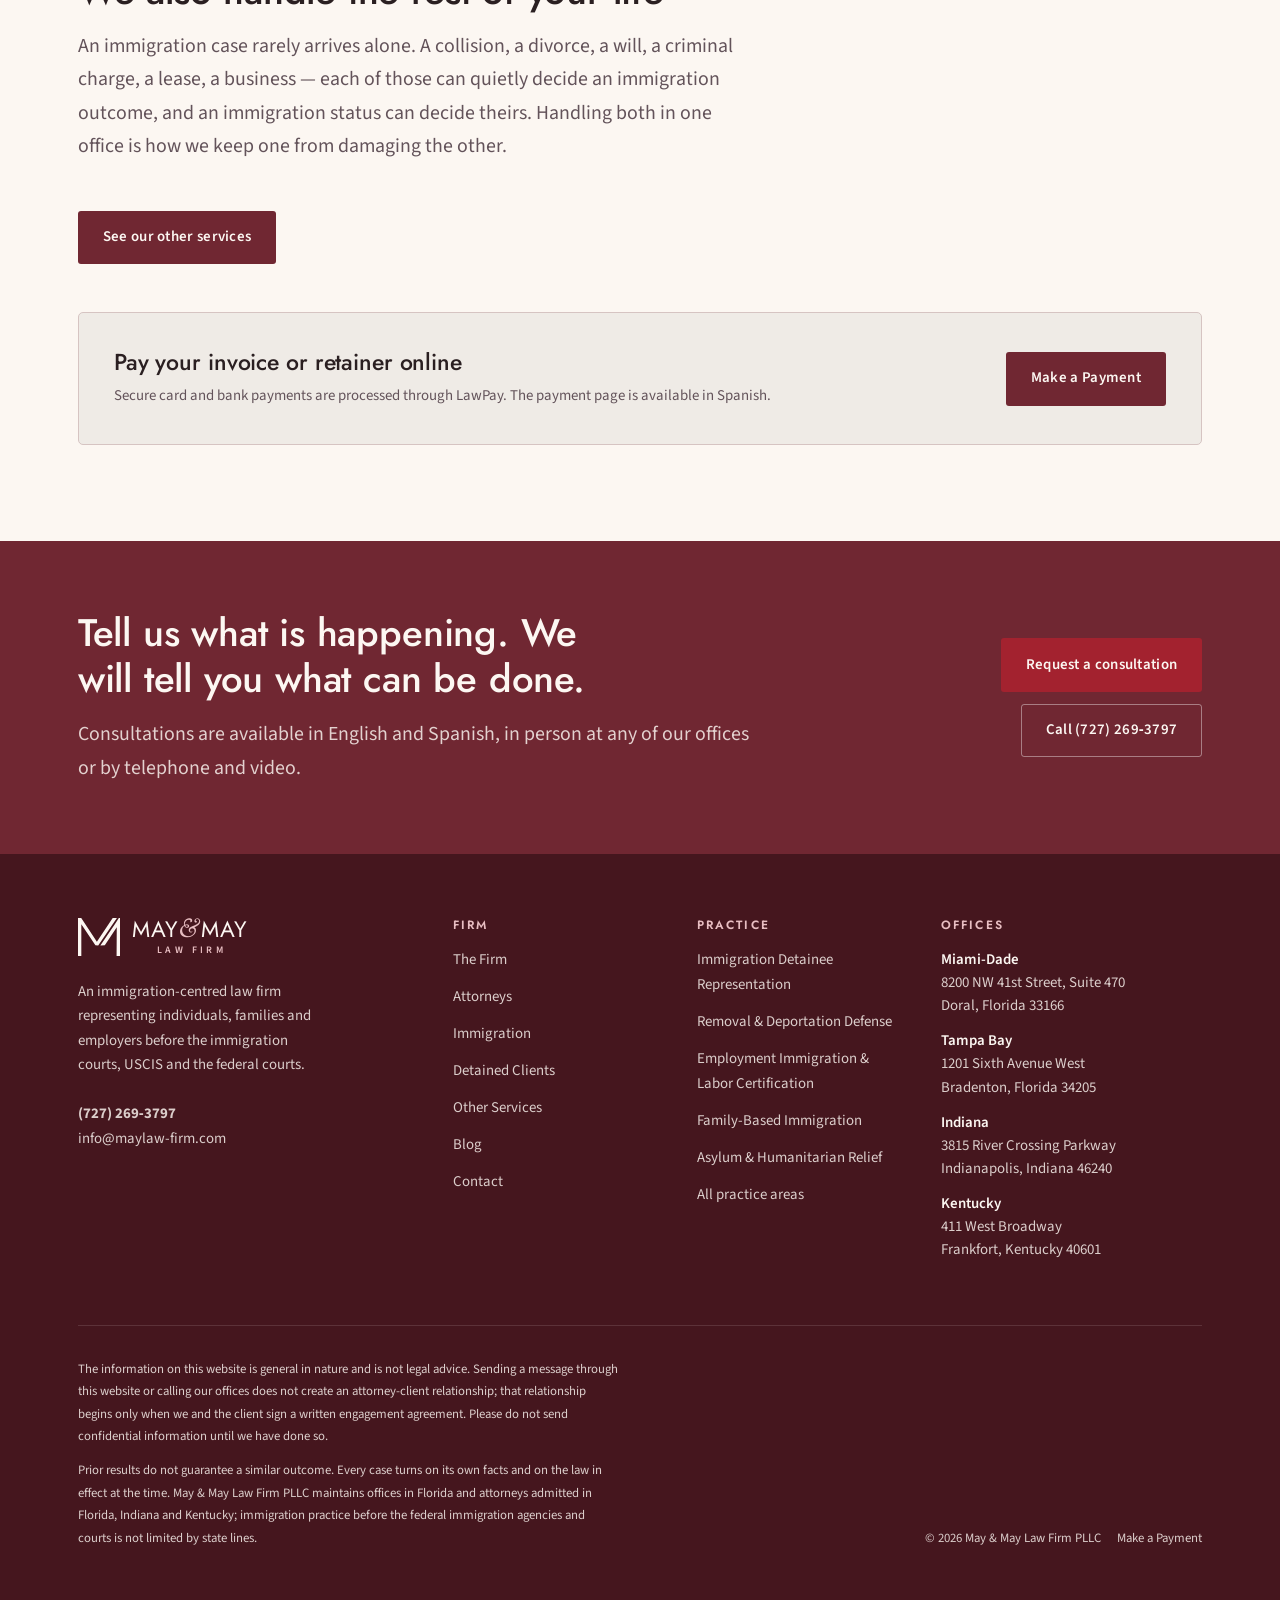
<file: practice-areas.html>
<!DOCTYPE html>
<html lang="en" data-lang="en">
<head>
  <meta charset="utf-8">
  <meta name="viewport" content="width=device-width, initial-scale=1">
  <title data-title-en="Practice Areas | May &amp; May Law Firm PLLC" data-title-es="Áreas de Práctica | May &amp; May Law Firm PLLC">Practice Areas | May &amp; May Law Firm PLLC</title>
  <meta name="description" content="Immigration detainee representation, removal defence, labor certification, family petitions, asylum, naturalisation and federal habeas corpus litigation." data-content-en="Immigration detainee representation, removal defence, labor certification, family petitions, asylum, naturalisation and federal habeas corpus litigation." data-content-es="Representación de detenidos de inmigración, defensa contra la deportación, certificación laboral, peticiones familiares, asilo, naturalización y litigio de hábeas corpus.">
  <meta name="theme-color" content="#702732">
  <link rel="canonical" href="https://www.mayandmay-law.com/practice-areas.html">
  <link rel="icon" href="assets/img/favicon.svg" type="image/svg+xml">
  <link rel="apple-touch-icon" href="assets/img/favicon.svg">

  <meta property="og:type" content="website">
  <meta property="og:site_name" content="May &amp; May Law Firm PLLC">
  <meta property="og:title" content="Practice Areas | May &amp; May Law Firm PLLC">
  <meta property="og:description" content="Immigration detainee representation, removal defence, labor certification, family petitions, asylum, naturalisation and federal habeas corpus litigation.">
  <meta property="og:url" content="https://www.mayandmay-law.com/practice-areas.html">
  <meta property="og:image" content="https://www.mayandmay-law.com/assets/img/logo-lockup.svg">
  <meta property="og:locale" content="en_US">
  <meta property="og:locale:alternate" content="es_US">
  <meta name="twitter:card" content="summary">

  <link rel="preload" href="assets/fonts/jost-normal-latin.woff2" as="font"
        type="font/woff2" crossorigin>
  <link rel="preload" href="assets/fonts/source-sans-3-normal-latin.woff2" as="font"
        type="font/woff2" crossorigin>
  <link rel="stylesheet" href="assets/fonts/fonts.css">
  <link rel="stylesheet" href="assets/css/brand.css">
  <link rel="stylesheet" href="assets/css/site.css">
  <script src="assets/js/site.js"></script>
  <script type="application/ld+json">
  {
    "@context": "https://schema.org",
    "@type": "LegalService",
    "name": "May & May Law Firm PLLC",
    "url": "https://www.mayandmay-law.com/",
    "telephone": "+17272693797",
    "email": "info@maylaw-firm.com",
    "slogan": "Your Future. Our Counsel.",
    "image": "https://www.mayandmay-law.com/assets/img/logo-lockup.svg",
    "priceRange": "$$",
    "availableLanguage": ["en", "es"],
    "address": {
      "@type": "PostalAddress",
      "streetAddress": "8200 NW 41st Street, Suite 470",
      "addressLocality": "Doral",
      "addressRegion": "FL",
      "postalCode": "33166",
      "addressCountry": "US"
    },
    "contactPoint": {
      "@type": "ContactPoint",
      "contactType": "customer service",
      "telephone": "+17272693797",
      "email": "info@maylaw-firm.com",
      "availableLanguage": ["English", "Spanish"],
      "contactOption": "TollFree"
    },
    "sameAs": ["https://wa.me/17272693797"],
    "areaServed": [
      { "@type": "AdministrativeArea", "name": "Miami-Dade County, Florida" },
      { "@type": "AdministrativeArea", "name": "Tampa Bay, Florida" },
      { "@type": "State", "name": "Indiana" },
      { "@type": "State", "name": "Kentucky" }
    ],
    "knowsLanguage": ["English", "Spanish"],
    "serviceType": [
      "Immigration detainee representation",
      "Immigration bond hearings",
      "Removal and deportation defense",
      "Labor certification and employment-based immigration",
      "Family-based immigration",
      "Asylum and humanitarian relief",
      "Citizenship and naturalization",
      "Federal habeas corpus litigation"
    ]
  }
  </script>
</head>
<body>
  <a class="skip-link" href="#main"><span data-l="en">Skip to main content</span><span data-l="es" lang="es">Ir al contenido principal</span></a>
  <div class="utility-bar">
    <div class="container">
      <ul class="utility-locations"><li><span data-l="en">Miami-Dade</span><span data-l="es" lang="es">Miami-Dade</span></li><li><span data-l="en">Tampa Bay</span><span data-l="es" lang="es">Tampa Bay</span></li><li><span data-l="en">Indiana</span><span data-l="es" lang="es">Indiana</span></li><li><span data-l="en">Kentucky</span><span data-l="es" lang="es">Kentucky</span></li></ul>
      <div class="utility-actions">
        <a href="tel:+17272693797">
          <svg width="13" height="13" viewBox="0 0 24 24" fill="none" stroke="currentColor"
               stroke-width="2.2" stroke-linecap="round" aria-hidden="true">
            <path d="M4 4h4l2 5-2.5 1.5a11 11 0 0 0 6 6L15 14l5 2v4a1 1 0 0 1-1 1A17 17 0 0 1 3 5a1 1 0 0 1 1-1z"/>
          </svg>
          <span>(727)&nbsp;269&#8209;3797</span>
        </a>
        <div class="lang-switch" role="group">
          <span class="visually-hidden" id="lang-label"><span data-l="en">Choose a language</span><span data-l="es" lang="es">Elija un idioma</span></span>
          <button type="button" data-set-lang="en" aria-pressed="true"
                  aria-describedby="lang-label" lang="en">EN</button>
          <button type="button" data-set-lang="es" aria-pressed="false"
                  aria-describedby="lang-label" lang="es">ES</button>
        </div>
      </div>
    </div>
  </div>
  <header class="site-header" data-stuck="false">
    <div class="container">
      <a class="brand-lockup" href="index.html">
        <img class="brand-emblem" src="assets/img/logo-mark.svg" alt=""
             width="111" height="100">
        <span class="brand-text" aria-hidden="true">
          <span class="brand-name">May<span class="brand-amp">&amp;</span>May</span>
          <span class="brand-sub">Law Firm</span>
        </span>
        <span class="visually-hidden"><span data-l="en">May &amp; May Law Firm PLLC — home</span><span data-l="es" lang="es">May &amp; May Law Firm PLLC — inicio</span></span>
      </a>

      <nav class="primary-nav" id="primary-nav" aria-label="Main navigation" data-label-en="Main navigation" data-label-es="Navegaci&#243;n principal">
        <ul>
            <li><a href="firm.html"><span data-l="en">The Firm</span><span data-l="es" lang="es">La Firma</span></a></li>
            <li><a href="attorneys.html"><span data-l="en">Attorneys</span><span data-l="es" lang="es">Abogados</span></a></li>
            <li><a href="practice-areas.html" aria-current="page"><span data-l="en">Immigration</span><span data-l="es" lang="es">Inmigración</span></a></li>
            <li><a href="detained.html"><span data-l="en">Detained Clients</span><span data-l="es" lang="es">Clientes Detenidos</span></a></li>
            <li><a href="other-services.html"><span data-l="en">Other Services</span><span data-l="es" lang="es">Otros Servicios</span></a></li>
            <li><a href="blog.html"><span data-l="en">Blog</span><span data-l="es" lang="es">Blog</span></a></li>
            <li><a href="contact.html"><span data-l="en">Contact</span><span data-l="es" lang="es">Contacto</span></a></li>
        </ul>
        <div class="nav-drawer-cta">
          <a class="btn btn-accent" href="https://secure.lawpay.com/pages/maymaylawfirmpllc/immigration-payments-spanish" target="_blank" rel="noopener"><span data-l="en">Make a Payment</span><span data-l="es" lang="es">Hacer un Pago</span></a>
          <a class="btn btn-outline" href="tel:+17272693797"><span data-l="en">Call&nbsp;(727)&nbsp;269&#8209;3797</span><span data-l="es" lang="es">Llamar&nbsp;al&nbsp;(727)&nbsp;269&#8209;3797</span></a>
        </div>
      </nav>

      <div class="header-actions">
        <a class="btn btn-accent btn-sm btn-pay" href="https://secure.lawpay.com/pages/maymaylawfirmpllc/immigration-payments-spanish" target="_blank" rel="noopener">
          <span data-l="en">Make a Payment</span><span data-l="es" lang="es">Hacer un Pago</span>
        </a>
        <button class="nav-toggle" type="button" aria-expanded="false" aria-controls="primary-nav">
          <span></span><span></span><span></span>
          <span class="visually-hidden"><span data-l="en">Open and close the menu</span><span data-l="es" lang="es">Abrir y cerrar el menú</span></span>
        </button>
      </div>
    </div>
  </header>

  <main id="main">
    <section class="page-head">
      <div class="container">
        <nav aria-label="Breadcrumb" data-label-en="Breadcrumb" data-label-es="Ruta de navegaci&#243;n">
          <ol class="breadcrumb">
            <li><a href="index.html"><span data-l="en">Home</span><span data-l="es" lang="es">Inicio</span></a></li>
            <li><span data-l="en">Practice Areas</span><span data-l="es" lang="es">&#193;reas de Pr&#225;ctica</span></li>
          </ol>
        </nav>
        <span class="kicker"><span data-l="en">Practice areas</span><span data-l="es" lang="es">&#193;reas de pr&#225;ctica</span></span>
        <h1 data-l="en">What we do, and how we do it.</h1>
<h1 data-l="es" lang="es">Lo que hacemos, y c&#243;mo lo hacemos.</h1>
        <p data-l="en" class="lead">Immigration is the centre of the practice: detention and bond, removal defence, employment and labor certification, family petitions, asylum, naturalisation and federal court litigation.</p>
<p data-l="es" lang="es" class="lead">La inmigraci&#243;n es el centro de la pr&#225;ctica: detenci&#243;n y fianza, defensa contra la deportaci&#243;n, empleo y certificaci&#243;n laboral, peticiones familiares, asilo, naturalizaci&#243;n y litigio en corte federal.</p>
      </div>
    </section>

    <section class="section">
      <div class="container">
      <div class="practice-grid">
        <a class="practice-card is-feature" href="detained.html">
          <span class="practice-card-num">01</span>
          <h3><span data-l="en">Immigration Detainee Representation</span><span data-l="es" lang="es">Representación de Detenidos de Inmigración</span></h3>
          <p data-l="en">When a family member is taken into ICE custody, the first days decide everything. We seek bond, fight continued detention, and get people home while their case is heard.</p>
<p data-l="es" lang="es">Cuando un familiar es detenido por ICE, los primeros días deciden todo. Solicitamos fianza, impugnamos la detención prolongada y logramos que la persona regrese a casa mientras se resuelve su caso.</p>
          <span class="link-arrow"><span data-l="en">Read more</span><span data-l="es" lang="es">Leer m&#225;s</span></span>
        </a>
        <a class="practice-card" href="practice-areas.html#removal-defense">
          <span class="practice-card-num">02</span>
          <h3><span data-l="en">Removal &amp; Deportation Defense</span><span data-l="es" lang="es">Defensa contra la Deportación</span></h3>
          <p data-l="en">Full representation before the Immigration Courts and the Board of Immigration Appeals — from the master calendar hearing through appeal.</p>
<p data-l="es" lang="es">Representación completa ante las Cortes de Inmigración y la Junta de Apelaciones de Inmigración — desde la audiencia inicial hasta la apelación.</p>
          <span class="link-arrow"><span data-l="en">Read more</span><span data-l="es" lang="es">Leer m&#225;s</span></span>
        </a>
        <a class="practice-card" href="practice-areas.html#employment-immigration">
          <span class="practice-card-num">03</span>
          <h3><span data-l="en">Employment Immigration &amp; Labor Certification</span><span data-l="es" lang="es">Inmigración por Empleo y Certificación Laboral</span></h3>
          <p data-l="en">PERM labor certification, employment-based petitions and national interest waivers for employers and the professionals they hire.</p>
<p data-l="es" lang="es">Certificación laboral PERM, peticiones basadas en empleo y exenciones por interés nacional para empleadores y los profesionales que contratan.</p>
          <span class="link-arrow"><span data-l="en">Read more</span><span data-l="es" lang="es">Leer m&#225;s</span></span>
        </a>
        <a class="practice-card" href="practice-areas.html#family-immigration">
          <span class="practice-card-num">04</span>
          <h3><span data-l="en">Family-Based Immigration</span><span data-l="es" lang="es">Inmigración Familiar</span></h3>
          <p data-l="en">Petitions for spouses, children and parents, adjustment of status, consular processing and waivers that close the gap between a family and lawful status.</p>
<p data-l="es" lang="es">Peticiones para cónyuges, hijos y padres, ajuste de estatus, proceso consular y perdones que cierran la brecha entre una familia y el estatus legal.</p>
          <span class="link-arrow"><span data-l="en">Read more</span><span data-l="es" lang="es">Leer m&#225;s</span></span>
        </a>
        <a class="practice-card" href="practice-areas.html#asylum-humanitarian">
          <span class="practice-card-num">05</span>
          <h3><span data-l="en">Asylum &amp; Humanitarian Relief</span><span data-l="es" lang="es">Asilo y Alivio Humanitario</span></h3>
          <p data-l="en">Asylum before USCIS and the Immigration Courts, withholding of removal, protection under the Convention Against Torture, VAWA, and U and T visas.</p>
<p data-l="es" lang="es">Asilo ante USCIS y las Cortes de Inmigración, retención de expulsión, protección bajo la Convención contra la Tortura, VAWA y visas U y T.</p>
          <span class="link-arrow"><span data-l="en">Read more</span><span data-l="es" lang="es">Leer m&#225;s</span></span>
        </a>
        <a class="practice-card" href="practice-areas.html#citizenship">
          <span class="practice-card-num">06</span>
          <h3><span data-l="en">Citizenship &amp; Naturalization</span><span data-l="es" lang="es">Ciudadanía y Naturalización</span></h3>
          <p data-l="en">Naturalization applications, good moral character and residence problems, derivative citizenship, and denials taken to federal court.</p>
<p data-l="es" lang="es">Solicitudes de naturalización, problemas de buen carácter moral y de residencia, ciudadanía derivada y negaciones llevadas a la corte federal.</p>
          <span class="link-arrow"><span data-l="en">Read more</span><span data-l="es" lang="es">Leer m&#225;s</span></span>
        </a>
        <a class="practice-card" href="practice-areas.html#federal-litigation">
          <span class="practice-card-num">07</span>
          <h3><span data-l="en">Federal Court Litigation</span><span data-l="es" lang="es">Litigio en Corte Federal</span></h3>
          <p data-l="en">Habeas corpus, mandamus and Administrative Procedure Act actions when an agency detains too long, decides wrongly, or does not decide at all.</p>
<p data-l="es" lang="es">Hábeas corpus, mandamus y acciones bajo la Ley de Procedimiento Administrativo cuando una agencia detiene por demasiado tiempo, decide mal o simplemente no decide.</p>
          <span class="link-arrow"><span data-l="en">Read more</span><span data-l="es" lang="es">Leer m&#225;s</span></span>
        </a>
        <a class="practice-card is-cta" href="contact.html">
          <span class="practice-card-num"><span data-l="en">Not sure?</span><span data-l="es" lang="es">&#191;No est&#225; seguro?</span></span>
          <h3><span data-l="en">Tell us what happened</span><span data-l="es" lang="es">Cu&#233;ntenos qu&#233; pas&#243;</span></h3>
          <p data-l="en">Most people do not arrive knowing which category their case falls into. Describe the situation and we will tell you which of these applies &mdash; or whether none of them do.</p>
<p data-l="es" lang="es">La mayor&#237;a de las personas no llegan sabiendo en qu&#233; categor&#237;a entra su caso. Descr&#237;banos la situaci&#243;n y le diremos cu&#225;l de estas aplica &mdash; o si ninguna aplica.</p>
          <span class="link-arrow"><span data-l="en">Request a consultation</span><span data-l="es" lang="es">Solicitar una consulta</span></span>
        </a>
      </div>

      </div>
    </section>

    <section class="section band-alt band-line">
      <div class="container container-narrow">
        <div class="section-head">
          <span class="kicker"><span data-l="en">In detail</span><span data-l="es" lang="es">En detalle</span></span>
          <h2 data-l="en">Each area, explained</h2>
<h2 data-l="es" lang="es">Cada &#225;rea, explicada</h2>
          <p data-l="en" class="lead mt-4">Select an area to read what the work actually involves.</p>
<p data-l="es" lang="es" class="lead mt-4">Seleccione un &#225;rea para leer en qu&#233; consiste realmente el trabajo.</p>
        </div>
        <div class="accordion">
        <details id="detainee-representation" open>
          <summary>
            <span><span data-l="en">Immigration Detainee Representation</span><span data-l="es" lang="es">Representación de Detenidos de Inmigración</span></span>
          </summary>
          <div class="accordion-body prose">
            <p data-l="en">Detention is the part of immigration law that moves fastest and forgives least. We locate the detainee, enter our appearance, and move immediately for a custody redetermination — a bond hearing — before the Immigration Court.</p>
            <p data-l="en">We prepare bond packages that answer the two questions a judge actually asks: is this person a danger to the community, and will they come back to court? Sponsor affidavits, proof of residence and employment, community and church letters, treatment records, and a complete accounting of any criminal history are assembled so the judge sees the whole person rather than a charging document.</p>
            <p data-l="en">We have won bond for clients the government argued were mandatorily detained, including clients with felony records. Where bond is unavailable or unreasonably denied, we take the fight to federal district court by petition for a writ of habeas corpus.</p>
            <p data-l="es" lang="es">La detención es la parte de la ley de inmigración que avanza más rápido y perdona menos. Localizamos a la persona detenida, presentamos nuestra comparecencia y solicitamos de inmediato una redeterminación de custodia — una audiencia de fianza — ante la Corte de Inmigración.</p>
            <p data-l="es" lang="es">Preparamos expedientes de fianza que responden a las dos preguntas que realmente hace un juez: ¿representa esta persona un peligro para la comunidad y regresará a la corte? Reunimos declaraciones del patrocinador, pruebas de domicilio y empleo, cartas de la comunidad y de la iglesia, expedientes de tratamiento y un informe completo de cualquier antecedente penal, para que el juez vea a la persona completa y no solo un documento de cargos.</p>
            <p data-l="es" lang="es">Hemos obtenido fianzas para clientes que el gobierno consideraba de detención obligatoria, incluidos clientes con antecedentes por delitos graves. Cuando la fianza no está disponible o se niega sin fundamento, llevamos la lucha a la corte federal de distrito mediante una petición de hábeas corpus.</p>
            <p class="mt-5"><a class="link-arrow" href="detained.html"><span data-l="en">Full detainee representation guide</span><span data-l="es" lang="es">Gu&#237;a completa de representaci&#243;n de detenidos</span></a></p>
          </div>
        </details>
        <details id="removal-defense">
          <summary>
            <span><span data-l="en">Removal &amp; Deportation Defense</span><span data-l="es" lang="es">Defensa contra la Deportación</span></span>
          </summary>
          <div class="accordion-body prose">
            <p data-l="en">We defend clients in proceedings before the Executive Office for Immigration Review, from the first master calendar hearing through the individual merits hearing and, where necessary, on appeal to the Board of Immigration Appeals.</p>
            <p data-l="en">Defence begins with the charging document. We test whether the government can prove removability at all, then build every form of relief the record supports: cancellation of removal, adjustment of status, asylum and withholding, waivers of inadmissibility, voluntary departure, and motions to reopen or terminate.</p>
            <p data-l="es" lang="es">Defendemos a clientes en procesos ante la Oficina Ejecutiva de Revisión de Casos de Inmigración, desde la primera audiencia inicial hasta la audiencia individual de méritos y, cuando es necesario, en apelación ante la Junta de Apelaciones de Inmigración.</p>
            <p data-l="es" lang="es">La defensa comienza con el documento de cargos. Evaluamos si el gobierno puede probar la deportabilidad y luego construimos cada forma de alivio que el expediente permita: cancelación de la deportación, ajuste de estatus, asilo y retención de expulsión, perdones de inadmisibilidad, salida voluntaria y mociones para reabrir o terminar el caso.</p>
          </div>
        </details>
        <details id="employment-immigration">
          <summary>
            <span><span data-l="en">Employment Immigration &amp; Labor Certification</span><span data-l="es" lang="es">Inmigración por Empleo y Certificación Laboral</span></span>
          </summary>
          <div class="accordion-body prose">
            <p data-l="en">We take employers through the permanent labor certification process end to end: prevailing wage determination, a compliant recruitment campaign, the audit-ready recruitment report, and the certification application itself — followed by the immigrant petition and consular processing or adjustment of status.</p>
            <p data-l="en">Our practice has produced hundreds of labor certification approvals. We also handle national interest waivers for researchers, physicians, founders and specialists whose work benefits the United States enough to proceed without an employer sponsor.</p>
            <p data-l="es" lang="es">Guiamos a los empleadores por todo el proceso de certificación laboral permanente: determinación del salario prevaleciente, una campaña de reclutamiento conforme a la ley, el informe de reclutamiento listo para auditoría y la solicitud de certificación — seguidos por la petición de inmigrante y el proceso consular o el ajuste de estatus.</p>
            <p data-l="es" lang="es">Nuestra práctica ha obtenido cientos de aprobaciones de certificación laboral. También gestionamos exenciones por interés nacional para investigadores, médicos, fundadores y especialistas cuyo trabajo beneficia a los Estados Unidos lo suficiente para avanzar sin un empleador patrocinador.</p>
          </div>
        </details>
        <details id="family-immigration">
          <summary>
            <span><span data-l="en">Family-Based Immigration</span><span data-l="es" lang="es">Inmigración Familiar</span></span>
          </summary>
          <div class="accordion-body prose">
            <p data-l="en">Most families come to us with the same question: what is the shortest lawful path from here to a green card? We answer it in writing, with the timeline and the risks stated plainly, before any form is filed.</p>
            <p data-l="en">We handle immediate relative and preference petitions, adjustment of status, consular processing, provisional and standard unlawful presence waivers, K-1 fiancé(e) petitions, and removal of conditions on residence.</p>
            <p data-l="es" lang="es">La mayoría de las familias llegan con la misma pregunta: ¿cuál es el camino legal más corto de aquí a la residencia permanente? La respondemos por escrito, con el plazo y los riesgos expresados con claridad, antes de presentar cualquier formulario.</p>
            <p data-l="es" lang="es">Gestionamos peticiones de familiares inmediatos y de categorías preferenciales, ajuste de estatus, proceso consular, perdones provisionales y ordinarios por presencia ilegal, peticiones de prometido(a) K-1 y la eliminación de condiciones de residencia.</p>
          </div>
        </details>
        <details id="asylum-humanitarian">
          <summary>
            <span><span data-l="en">Asylum &amp; Humanitarian Relief</span><span data-l="es" lang="es">Asilo y Alivio Humanitario</span></span>
          </summary>
          <div class="accordion-body prose">
            <p data-l="en">An asylum case is won on the record. We take the time to develop a declaration that holds together under cross-examination, corroborate it with country-conditions evidence and expert reports, and prepare each client thoroughly for testimony.</p>
            <p data-l="en">We also represent survivors of domestic violence, serious crime and trafficking through VAWA self-petitions, U visas and T visas, and we pursue withholding of removal and Convention Against Torture protection where asylum is time-barred or otherwise unavailable.</p>
            <p data-l="es" lang="es">Un caso de asilo se gana con el expediente. Dedicamos el tiempo necesario a desarrollar una declaración que resista el contrainterrogatorio, la corroboramos con pruebas sobre las condiciones del país e informes de expertos, y preparamos a cada cliente a fondo para su testimonio.</p>
            <p data-l="es" lang="es">También representamos a sobrevivientes de violencia doméstica, delitos graves y trata de personas mediante auto-peticiones VAWA, visas U y visas T, y solicitamos retención de expulsión y protección bajo la Convención contra la Tortura cuando el asilo está fuera de plazo o no está disponible.</p>
          </div>
        </details>
        <details id="citizenship">
          <summary>
            <span><span data-l="en">Citizenship &amp; Naturalization</span><span data-l="es" lang="es">Ciudadanía y Naturalización</span></span>
          </summary>
          <div class="accordion-body prose">
            <p data-l="en">Naturalization looks simple until something in the file complicates it: a long trip abroad, an old arrest, unpaid support, a tax filing status, or a selective service gap. We review the full immigration and criminal record before filing so nothing surprises anyone at the interview.</p>
            <p data-l="en">Where an application is unreasonably delayed or wrongly denied, we seek a hearing on the denial and, if needed, review in federal district court.</p>
            <p data-l="es" lang="es">La naturalización parece simple hasta que algo en el expediente la complica: un viaje prolongado al exterior, un arresto antiguo, manutención no pagada, el estado en la declaración de impuestos o un vacío en el servicio selectivo. Revisamos todo el historial migratorio y penal antes de presentar la solicitud para que nada sorprenda a nadie en la entrevista.</p>
            <p data-l="es" lang="es">Cuando una solicitud se demora sin justificación o se niega indebidamente, pedimos una audiencia sobre la negación y, si es necesario, revisión en la corte federal de distrito.</p>
          </div>
        </details>
        <details id="federal-litigation">
          <summary>
            <span><span data-l="en">Federal Court Litigation</span><span data-l="es" lang="es">Litigio en Corte Federal</span></span>
          </summary>
          <div class="accordion-body prose">
            <p data-l="en">Some immigration problems cannot be solved inside the agency that created them. We litigate in federal district court by petition for a writ of habeas corpus to challenge unlawful or prolonged detention, and we have secured relief for detained clients on that basis.</p>
            <p data-l="en">We also bring mandamus and Administrative Procedure Act actions to compel decisions on applications left unadjudicated for years, and petitions for review of Board of Immigration Appeals decisions in the Courts of Appeals.</p>
            <p data-l="es" lang="es">Algunos problemas migratorios no se resuelven dentro de la misma agencia que los creó. Litigamos en la corte federal de distrito mediante peticiones de hábeas corpus para impugnar detenciones ilegales o prolongadas, y hemos obtenido alivio para clientes detenidos por esa vía.</p>
            <p data-l="es" lang="es">También presentamos acciones de mandamus y bajo la Ley de Procedimiento Administrativo para obligar a que se decidan solicitudes sin resolver durante años, y peticiones de revisión de decisiones de la Junta de Apelaciones de Inmigración ante las Cortes de Apelaciones.</p>
          </div>
        </details>
        </div>
      </div>
    </section>

    <section class="section">
      <div class="container">
        <div class="section-head">
          <span class="kicker"><span data-l="en">Beyond immigration</span><span data-l="es" lang="es">M&#225;s all&#225; de la inmigraci&#243;n</span></span>
          <h2 data-l="en">We also handle the rest of your life</h2>
<h2 data-l="es" lang="es">Tambi&#233;n atendemos el resto de su vida</h2>
          <p data-l="en" class="lead mt-4">An immigration case rarely arrives alone. A collision, a divorce, a will, a criminal charge, a lease, a business &mdash; each of those can quietly decide an immigration outcome, and an immigration status can decide theirs. Handling both in one office is how we keep one from damaging the other.</p>
<p data-l="es" lang="es" class="lead mt-4">Un caso de inmigraci&#243;n rara vez llega solo. Un accidente, un divorcio, un testamento, un cargo criminal, un arrendamiento, un negocio &mdash; cada uno de ellos puede decidir en silencio un resultado migratorio, y un estatus migratorio puede decidir el suyo. Atender ambos en una sola oficina es c&#243;mo evitamos que uno perjudique al otro.</p>
        </div>
        <div class="btn-row mt-0">
          <a class="btn btn-primary" href="other-services.html"><span data-l="en">See our other services</span><span data-l="es" lang="es">Ver nuestros otros servicios</span></a>
        </div>
        <div class="mt-7">
      <div class="pay-callout">
        <div>
          <h2 data-l="en">Pay your invoice or retainer online</h2>
<h2 data-l="es" lang="es">Pague su factura o anticipo en l&#237;nea</h2>
          <p data-l="en">Secure card and bank payments are processed through LawPay. The payment page is available in Spanish.</p>
<p data-l="es" lang="es">Los pagos seguros con tarjeta y cuenta bancaria se procesan a trav&#233;s de LawPay. La p&#225;gina de pago est&#225; disponible en espa&#241;ol.</p>
        </div>
        <a class="btn btn-primary" href="https://secure.lawpay.com/pages/maymaylawfirmpllc/immigration-payments-spanish" target="_blank" rel="noopener">
          <span data-l="en">Make a Payment</span><span data-l="es" lang="es">Hacer un Pago</span>
        </a>
      </div>

        </div>
      </div>
    </section>
  </main>

  <section class="cta-band">
    <div class="container">
      <div>
        <h2 data-l="en">Tell us what is happening. We will tell you what can be done.</h2>
<h2 data-l="es" lang="es">Cuéntenos qué está pasando. Le diremos qué se puede hacer.</h2>
        <p data-l="en" class="lead mt-4">Consultations are available in English and Spanish, in person at any of our offices or by telephone and video.</p>
<p data-l="es" lang="es" class="lead mt-4">Las consultas están disponibles en inglés y español, en persona en cualquiera de nuestras oficinas o por teléfono y video.</p>
      </div>
      <div class="btn-row">
        <a class="btn btn-accent" href="contact.html"><span data-l="en">Request a consultation</span><span data-l="es" lang="es">Solicitar una consulta</span></a>
        <a class="btn btn-ghost-invert" href="tel:+17272693797"><span data-l="en">Call&nbsp;(727)&nbsp;269&#8209;3797</span><span data-l="es" lang="es">Llamar&nbsp;al&nbsp;(727)&nbsp;269&#8209;3797</span></a>
      </div>
    </div>
  </section>
  <footer class="site-footer">
    <div class="container">
      <div class="footer-main">
        <div class="footer-brand">
          <span class="brand-lockup is-invert">
            <img class="brand-emblem" src="assets/img/logo-mark-invert.svg" alt=""
                 width="111" height="100">
            <span class="brand-text" aria-hidden="true">
              <span class="brand-name">May<span class="brand-amp">&amp;</span>May</span>
              <span class="brand-sub">Law Firm</span>
            </span>
          </span>
          <p class="visually-hidden">May &amp; May Law Firm PLLC</p>
          <p data-l="en">An immigration-centred law firm representing individuals, families and employers before the immigration courts, USCIS and the federal courts.</p>
<p data-l="es" lang="es">Una firma de abogados centrada en inmigración que representa a personas, familias y empleadores ante las cortes de inmigración, USCIS y las cortes federales.</p>
          <p class="mt-5">
            <a href="tel:+17272693797"><strong>(727)&nbsp;269&#8209;3797</strong></a><br>
            <a href="mailto:info@maylaw-firm.com">info@maylaw-firm.com</a>
          </p>
        </div>

        <div>
          <h2><span data-l="en">Firm</span><span data-l="es" lang="es">La Firma</span></h2>
          <ul>
            <li><a href="firm.html"><span data-l="en">The Firm</span><span data-l="es" lang="es">La Firma</span></a></li>
            <li><a href="attorneys.html"><span data-l="en">Attorneys</span><span data-l="es" lang="es">Abogados</span></a></li>
            <li><a href="practice-areas.html"><span data-l="en">Immigration</span><span data-l="es" lang="es">Inmigración</span></a></li>
            <li><a href="detained.html"><span data-l="en">Detained Clients</span><span data-l="es" lang="es">Clientes Detenidos</span></a></li>
            <li><a href="other-services.html"><span data-l="en">Other Services</span><span data-l="es" lang="es">Otros Servicios</span></a></li>
            <li><a href="blog.html"><span data-l="en">Blog</span><span data-l="es" lang="es">Blog</span></a></li>
            <li><a href="contact.html"><span data-l="en">Contact</span><span data-l="es" lang="es">Contacto</span></a></li>
          </ul>
        </div>

        <div>
          <h2><span data-l="en">Practice</span><span data-l="es" lang="es">Práctica</span></h2>
          <ul>
            <li><a href="practice-areas.html#detainee-representation"><span data-l="en">Immigration Detainee Representation</span><span data-l="es" lang="es">Representación de Detenidos de Inmigración</span></a></li>
            <li><a href="practice-areas.html#removal-defense"><span data-l="en">Removal &amp; Deportation Defense</span><span data-l="es" lang="es">Defensa contra la Deportación</span></a></li>
            <li><a href="practice-areas.html#employment-immigration"><span data-l="en">Employment Immigration &amp; Labor Certification</span><span data-l="es" lang="es">Inmigración por Empleo y Certificación Laboral</span></a></li>
            <li><a href="practice-areas.html#family-immigration"><span data-l="en">Family-Based Immigration</span><span data-l="es" lang="es">Inmigración Familiar</span></a></li>
            <li><a href="practice-areas.html#asylum-humanitarian"><span data-l="en">Asylum &amp; Humanitarian Relief</span><span data-l="es" lang="es">Asilo y Alivio Humanitario</span></a></li>
            <li><a href="practice-areas.html"><span data-l="en">All practice areas</span><span data-l="es" lang="es">Todas las áreas de práctica</span></a></li>
          </ul>
        </div>

        <div>
          <h2><span data-l="en">Offices</span><span data-l="es" lang="es">Oficinas</span></h2>
          <ul class="footer-offices">
            <li><strong><span data-l="en">Miami-Dade</span><span data-l="es" lang="es">Miami-Dade</span></strong>8200 NW 41st Street, Suite 470<br>Doral, Florida 33166</li>
            <li><strong><span data-l="en">Tampa Bay</span><span data-l="es" lang="es">Tampa Bay</span></strong>1201 Sixth Avenue West<br>Bradenton, Florida 34205</li>
            <li><strong><span data-l="en">Indiana</span><span data-l="es" lang="es">Indiana</span></strong>3815 River Crossing Parkway<br>Indianapolis, Indiana 46240</li>
            <li><strong><span data-l="en">Kentucky</span><span data-l="es" lang="es">Kentucky</span></strong>411 West Broadway<br>Frankfort, Kentucky 40601</li>
          </ul>
        </div>
      </div>

      <div class="footer-bottom">
        <div class="footer-legal">
          <p data-l="en">The information on this website is general in nature and is not legal advice. Sending a message through this website or calling our offices does not create an attorney-client relationship; that relationship begins only when we and the client sign a written engagement agreement. Please do not send confidential information until we have done so.</p>
<p data-l="es" lang="es">La información de este sitio web es de carácter general y no constituye asesoría legal. Enviar un mensaje por este sitio o llamar a nuestras oficinas no crea una relación abogado-cliente; esa relación comienza únicamente cuando el cliente y la firma firman un acuerdo de representación por escrito. Por favor, no envíe información confidencial antes de ese momento.</p>
          <p data-l="en">Prior results do not guarantee a similar outcome. Every case turns on its own facts and on the law in effect at the time. May &amp; May Law Firm PLLC maintains offices in Florida and attorneys admitted in Florida, Indiana and Kentucky; immigration practice before the federal immigration agencies and courts is not limited by state lines.</p>
<p data-l="es" lang="es">Los resultados anteriores no garantizan un resultado similar. Cada caso depende de sus propios hechos y de la ley vigente en ese momento. May &amp; May Law Firm PLLC mantiene oficinas en Florida y abogados admitidos en Florida, Indiana y Kentucky; la práctica de inmigración ante las agencias y cortes federales de inmigración no está limitada por fronteras estatales.</p>
        </div>
        <div class="footer-meta">
          <span>&copy; <span data-year>2026</span> May &amp; May Law Firm PLLC</span>
          <a href="https://secure.lawpay.com/pages/maymaylawfirmpllc/immigration-payments-spanish" target="_blank" rel="noopener"><span data-l="en">Make a Payment</span><span data-l="es" lang="es">Hacer un Pago</span></a>
        </div>
      </div>
    </div>
  </footer>
  <a class="whatsapp-bubble" href="https://wa.me/17272693797" target="_blank" rel="noopener"
     aria-label="Contact us on WhatsApp now — opens WhatsApp in a new tab" data-label-en="Contact us on WhatsApp now — opens WhatsApp in a new tab" data-label-es="Cont&#225;ctenos por WhatsApp ahora &mdash; abre WhatsApp en una pesta&#241;a nueva">
    <svg class="whatsapp-bubble-icon" viewBox="0 0 32 32" aria-hidden="true" focusable="false">
      <path d="M16.03 4.5A11.4 11.4 0 0 0 6.2 21.66L4.8 27.2l5.7-1.44a11.4 11.4 0 1 0 5.53-21.26zm0 2.28a9.12 9.12 0 0 1 4.5 17.05 9.12 9.12 0 0 1-9.36-.36l-.42-.26-3.24.82.82-3.16-.28-.44a9.12 9.12 0 0 1 7.98-13.65z"/>
      <path d="M12.28 10.7c-.24-.53-.48-.5-.7-.51h-.6c-.2 0-.55.08-.83.4-.29.31-1.1 1.07-1.1 2.6s1.13 3.02 1.28 3.23c.16.2 2.17 3.47 5.34 4.73 2.63 1.04 3.16.84 3.74.78.57-.05 1.85-.75 2.11-1.49.26-.73.26-1.36.19-1.49-.08-.13-.29-.2-.6-.36-.31-.16-1.85-.91-2.13-1.02-.29-.1-.5-.16-.71.16-.21.31-.83 1.02-1 1.23-.18.2-.35.24-.65.08-.31-.16-1.31-.48-2.5-1.54-.92-.82-1.54-1.83-1.72-2.14-.18-.32-.02-.49.13-.65.14-.15.35-.4.52-.6.17-.2.23-.34.34-.55.11-.2.05-.39-.03-.55-.08-.16-.71-1.7-.98-2.32z"/>
    </svg>
    <span class="whatsapp-bubble-text"><span data-l="en">Contact us on WhatsApp now!</span><span data-l="es" lang="es">&#161;Cont&#225;ctenos por WhatsApp ahora!</span></span>
  </a>
</body>
</html>
</file>
<file: assets/fonts/fonts.css>
/* ==========================================================================
   Self-hosted webfonts.
   --------------------------------------------------------------------------
   Substitutes for the three faces named in the identity manual:
     Jost             ~ Garet regular   (display, headings, wordmark)
     Source Sans 3    ~ Slate Pro       (body and interface)
     Sorts Mill Goudy ~ Californian FB  (tagline and editorial accents)

   Served from this domain rather than a third-party CDN: one less network
   dependency, no visitor data leaves the site, and the pages still render
   if an outside host is unreachable.

   Jost and Source Sans 3 are variable fonts, so a single file covers every
   weight the site uses. Latin and Latin-Extended subsets only — enough for
   both English and Spanish.
   ========================================================================== */

/* Jost normal — latin-ext */
@font-face {
  font-family: 'Jost';
  font-style: normal;
  font-weight: 300 600;
  font-display: swap;
  src: url('jost-normal-latin-ext.woff2') format('woff2-variations'),
       url('jost-normal-latin-ext.woff2') format('woff2');
  unicode-range: U+0100-02BA, U+02BD-02C5, U+02C7-02CC, U+02CE-02D7, U+02DD-02FF, U+0304, U+0308, U+0329, U+1D00-1DBF, U+1E00-1E9F, U+1EF2-1EFF, U+2020, U+20A0-20AB, U+20AD-20C0, U+2113, U+2C60-2C7F, U+A720-A7FF;
}

/* Jost normal — latin */
@font-face {
  font-family: 'Jost';
  font-style: normal;
  font-weight: 300 600;
  font-display: swap;
  src: url('jost-normal-latin.woff2') format('woff2-variations'),
       url('jost-normal-latin.woff2') format('woff2');
  unicode-range: U+0000-00FF, U+0131, U+0152-0153, U+02BB-02BC, U+02C6, U+02DA, U+02DC, U+0304, U+0308, U+0329, U+2000-206F, U+20AC, U+2122, U+2191, U+2193, U+2212, U+2215, U+FEFF, U+FFFD;
}

/* Sorts Mill Goudy italic — latin-ext */
@font-face {
  font-family: 'Sorts Mill Goudy';
  font-style: italic;
  font-weight: 400;
  font-display: swap;
  src: url('sorts-mill-goudy-italic-latin-ext.woff2') format('woff2-variations'),
       url('sorts-mill-goudy-italic-latin-ext.woff2') format('woff2');
  unicode-range: U+0100-02BA, U+02BD-02C5, U+02C7-02CC, U+02CE-02D7, U+02DD-02FF, U+0304, U+0308, U+0329, U+1D00-1DBF, U+1E00-1E9F, U+1EF2-1EFF, U+2020, U+20A0-20AB, U+20AD-20C0, U+2113, U+2C60-2C7F, U+A720-A7FF;
}

/* Sorts Mill Goudy italic — latin */
@font-face {
  font-family: 'Sorts Mill Goudy';
  font-style: italic;
  font-weight: 400;
  font-display: swap;
  src: url('sorts-mill-goudy-italic-latin.woff2') format('woff2-variations'),
       url('sorts-mill-goudy-italic-latin.woff2') format('woff2');
  unicode-range: U+0000-00FF, U+0131, U+0152-0153, U+02BB-02BC, U+02C6, U+02DA, U+02DC, U+0304, U+0308, U+0329, U+2000-206F, U+20AC, U+2122, U+2191, U+2193, U+2212, U+2215, U+FEFF, U+FFFD;
}

/* Sorts Mill Goudy normal — latin-ext */
@font-face {
  font-family: 'Sorts Mill Goudy';
  font-style: normal;
  font-weight: 400;
  font-display: swap;
  src: url('sorts-mill-goudy-normal-latin-ext.woff2') format('woff2-variations'),
       url('sorts-mill-goudy-normal-latin-ext.woff2') format('woff2');
  unicode-range: U+0100-02BA, U+02BD-02C5, U+02C7-02CC, U+02CE-02D7, U+02DD-02FF, U+0304, U+0308, U+0329, U+1D00-1DBF, U+1E00-1E9F, U+1EF2-1EFF, U+2020, U+20A0-20AB, U+20AD-20C0, U+2113, U+2C60-2C7F, U+A720-A7FF;
}

/* Sorts Mill Goudy normal — latin */
@font-face {
  font-family: 'Sorts Mill Goudy';
  font-style: normal;
  font-weight: 400;
  font-display: swap;
  src: url('sorts-mill-goudy-normal-latin.woff2') format('woff2-variations'),
       url('sorts-mill-goudy-normal-latin.woff2') format('woff2');
  unicode-range: U+0000-00FF, U+0131, U+0152-0153, U+02BB-02BC, U+02C6, U+02DA, U+02DC, U+0304, U+0308, U+0329, U+2000-206F, U+20AC, U+2122, U+2191, U+2193, U+2212, U+2215, U+FEFF, U+FFFD;
}

/* Source Sans 3 normal — latin-ext */
@font-face {
  font-family: 'Source Sans 3';
  font-style: normal;
  font-weight: 400 700;
  font-display: swap;
  src: url('source-sans-3-normal-latin-ext.woff2') format('woff2-variations'),
       url('source-sans-3-normal-latin-ext.woff2') format('woff2');
  unicode-range: U+0100-02BA, U+02BD-02C5, U+02C7-02CC, U+02CE-02D7, U+02DD-02FF, U+0304, U+0308, U+0329, U+1D00-1DBF, U+1E00-1E9F, U+1EF2-1EFF, U+2020, U+20A0-20AB, U+20AD-20C0, U+2113, U+2C60-2C7F, U+A720-A7FF;
}

/* Source Sans 3 normal — latin */
@font-face {
  font-family: 'Source Sans 3';
  font-style: normal;
  font-weight: 400 700;
  font-display: swap;
  src: url('source-sans-3-normal-latin.woff2') format('woff2-variations'),
       url('source-sans-3-normal-latin.woff2') format('woff2');
  unicode-range: U+0000-00FF, U+0131, U+0152-0153, U+02BB-02BC, U+02C6, U+02DA, U+02DC, U+0304, U+0308, U+0329, U+2000-206F, U+20AC, U+2122, U+2191, U+2193, U+2212, U+2215, U+FEFF, U+FFFD;
}
</file>
<file: assets/css/brand.css>
/* ==========================================================================
   May & May Law Firm PLLC — Brand tokens
   --------------------------------------------------------------------------
   Derived from "Manual de identidad — May & May Law Firm".

   The four values marked ★ are the brand's chromatic palette exactly as the
   manual specifies them. Everything else in this file is a tint or shade of
   those four, added only where a usable interface needs one (hover states,
   hairlines, body-copy greys) — the manual's own rule, "usar los colores de
   la paleta", is respected: no colour outside this family appears anywhere
   on the site.

     ★ #702732  burgundy   — primary brand colour
     ★ #A3222F  crimson    — accent, and the logo's ampersand
     ★ #EFEBE6  stone      — light neutral
     ★ #FCF7F2  cream      — off-white, the page ground

   Typefaces. The manual specifies Garet, Slate Pro and Californian FB, none
   of which is licensed for web delivery. Each is substituted with its closest
   open equivalent, so the printed and digital identities stay in step:

     Garet regular  → Jost             (geometric sans, same skeleton)
     Slate Pro      → Source Sans 3    (humanist sans, same proportions)
     Californian FB → Sorts Mill Goudy (drawn from Goudy's Californian)

   If the firm licenses the real faces for web use, change the three font
   stacks below and nothing else needs to move.
   ========================================================================== */

:root {
  /* --- Brand palette ----------------------------------------------------- */
  --c-burgundy-900: #45161E; /* shade of #702732 — deepest grounds */
  --c-burgundy-800: #5A1F27; /* shade of #702732 */
  --c-burgundy-700: #702732; /* ★ primary brand burgundy */
  --c-burgundy-600: #8A3040; /* tint of #702732 — hover */

  --c-crimson-700:  #821B25; /* shade of #A3222F — small text on stone */
  --c-crimson-500:  #A3222F; /* ★ brand crimson — accent and fills */
  --c-crimson-200:  #E8BEC2; /* tint of #A3222F — accent on dark grounds */

  --c-stone-200:    #EFEBE6; /* ★ brand light neutral */
  --c-stone-100:    #F7F2ED; /* between stone and cream */
  --c-cream:        #FCF7F2; /* ★ brand off-white — page ground */
  --c-surface:      #FFFFFF;

  --c-line:         #E4DBD4; /* hairline, from the stone family */
  --c-line-strong:  #D6C4C2; /* hairline with a hint of crimson */

  /* --- Text -------------------------------------------------------------- */
  --c-text:         #2A1F21; /* warm near-black; 15:1 on cream */
  --c-text-muted:   #63535A; /* warm grey; 6:1 on every light ground */
  --c-text-invert:  #FCF7F2; /* the brand cream doubles as reversed text */
  --c-text-invert-muted: rgba(252, 247, 242, .82);

  /* --- Role tokens -------------------------------------------------------
     These say what a colour is *for* rather than what it is, which is what
     lets a dark section re-point them in one place (see site.css §4) without
     dragging the accent *fills* along with the accent *text*. */
  --c-accent-text:  var(--c-crimson-500); /* kickers, eyebrow labels, numerals */
  --c-link:         var(--c-burgundy-600); /* inline links */

  /* --- Typography -------------------------------------------------------- */
  --font-display: "Jost", "Century Gothic", "Futura", "Trebuchet MS",
                  system-ui, sans-serif;                    /* ~ Garet */
  --font-sans:    "Source Sans 3", -apple-system, BlinkMacSystemFont,
                  "Segoe UI", Roboto, Helvetica, Arial, sans-serif; /* ~ Slate Pro */
  --font-serif:   "Sorts Mill Goudy", "Californian FB", "Iowan Old Style",
                  Georgia, "Times New Roman", serif;         /* ~ Californian FB */

  --fs-display:  clamp(2.5rem, 1.3rem + 3.7vw, 4.4rem);
  --fs-h1:       clamp(2rem, 1.35rem + 2.2vw, 3.15rem);
  --fs-h2:       clamp(1.65rem, 1.2rem + 1.5vw, 2.4rem);
  --fs-h3:       clamp(1.2rem, 1.08rem + .48vw, 1.44rem);
  --fs-lead:     clamp(1.06rem, 1rem + .35vw, 1.24rem);
  --fs-body:     1rem;
  --fs-small:    .93rem;
  --fs-kicker:   .75rem;

  --lh-tight:    1.12;
  --lh-heading:  1.2;
  --lh-body:     1.68;

  --ls-kicker:   .18em; /* the manual letterspaces every caps line heavily */
  --ls-display:  -0.005em;

  /* --- Space & rhythm ---------------------------------------------------- */
  --space-1: .25rem;
  --space-2: .5rem;
  --space-3: .75rem;
  --space-4: 1rem;
  --space-5: 1.5rem;
  --space-6: 2rem;
  --space-7: 3rem;
  --space-8: 4rem;
  --space-9: 6rem;

  --section-y:  clamp(3.5rem, 2rem + 5vw, 6.5rem);
  --gutter:     clamp(1.15rem, .6rem + 2.2vw, 2.5rem);
  --measure:    68ch;
  --container:  1200px;
  --container-narrow: 860px;

  /* --- Surfaces & motion ------------------------------------------------- */
  --radius-sm: 2px;
  --radius:    3px;   /* the identity is squared off; keep corners tight */
  --radius-lg: 5px;

  --shadow-sm: 0 1px 2px rgba(69, 22, 30, .06);
  --shadow:    0 8px 24px -12px rgba(69, 22, 30, .18);
  --shadow-lg: 0 24px 60px -28px rgba(69, 22, 30, .34);

  --ease: cubic-bezier(.22, .61, .36, 1);
  --dur:  .28s;

  --header-h: 74px;
}

@media (max-width: 900px) {
  :root { --header-h: 64px; }
}
</file>
<file: assets/css/site.css>
/* ==========================================================================
   May & May Law Firm PLLC — Site styles
   Structure: 1 Reset · 2 Bilingual · 3 Typography · 4 Layout · 5 Buttons
              6 Header/Nav · 7 Hero · 8 Components · 9 Footer · 10 Utilities
   ========================================================================== */

/* --- 1. Reset ------------------------------------------------------------ */
*, *::before, *::after { box-sizing: border-box; }

html {
  -webkit-text-size-adjust: 100%;
  scroll-behavior: smooth;
  scroll-padding-top: calc(var(--header-h) + 1rem);
}

@media (prefers-reduced-motion: reduce) {
  html { scroll-behavior: auto; }
  *, *::before, *::after {
    animation-duration: .001ms !important;
    transition-duration: .001ms !important;
  }
}

body {
  margin: 0;
  background: var(--c-cream);
  color: var(--c-text);
  font-family: var(--font-sans);
  font-size: var(--fs-body);
  line-height: var(--lh-body);
  -webkit-font-smoothing: antialiased;
  text-rendering: optimizeLegibility;
  overflow-wrap: break-word;
}

img, svg { max-width: 100%; height: auto; display: block; }
[hidden] { display: none !important; }

h1, h2, h3, h4, p, ul, ol, figure, blockquote { margin: 0; }
ul, ol { padding: 0; list-style: none; }

a { color: inherit; text-decoration: none; }
button { font: inherit; color: inherit; }

:focus-visible {
  outline: 3px solid var(--c-crimson-500);
  outline-offset: 3px;
  border-radius: 2px;
}

.skip-link {
  position: absolute;
  left: var(--space-4);
  top: -100%;
  z-index: 200;
  padding: var(--space-3) var(--space-5);
  background: var(--c-burgundy-900);
  color: var(--c-text-invert);
  font-size: var(--fs-small);
  font-weight: 600;
  border-radius: 0 0 var(--radius) var(--radius);
  transition: top var(--dur) var(--ease);
}
.skip-link:focus { top: 0; }

/* --- 2. Bilingual (EN / ES) ---------------------------------------------
   Both languages ship in the markup. Only the inactive one is hidden, so
   the active element always keeps its natural display value (block, flex,
   grid, inline …). With JavaScript disabled the document stays on English,
   which is the value hard-coded into <html data-lang="en">.
   ----------------------------------------------------------------------- */
html[data-lang="en"] [data-l="es"] { display: none; }
html[data-lang="es"] [data-l="en"] { display: none; }

.lang-switch {
  display: inline-flex;
  align-items: center;
  border: 1px solid rgba(255, 255, 255, .28);
  border-radius: 999px;
  overflow: hidden;
  flex: none;
}
.lang-switch button {
  appearance: none;
  background: transparent;
  border: 0;
  padding: .3rem .68rem;
  font-size: var(--fs-kicker);
  font-weight: 700;
  letter-spacing: .08em;
  text-transform: uppercase;
  color: var(--c-text-invert-muted);
  cursor: pointer;
  transition: background var(--dur) var(--ease), color var(--dur) var(--ease);
}
.lang-switch button:hover { color: var(--c-text-invert); }
.lang-switch button[aria-pressed="true"] {
  background: var(--c-crimson-500);
  color: var(--c-text-invert);
}

/* --- 3. Typography ------------------------------------------------------- */
.display, h1, h2, h3 {
  font-family: var(--font-display);
  font-weight: 500;
  line-height: var(--lh-heading);
  letter-spacing: var(--ls-display);
  text-wrap: balance;
}
.display {
  font-size: var(--fs-display);
  font-weight: 400;          /* the identity's display face is set light */
  line-height: var(--lh-tight);
  letter-spacing: -.012em;
}
h1 { font-size: var(--fs-h1); font-weight: 400; }
h2 { font-size: var(--fs-h2); }
h3 { font-size: var(--fs-h3); }

.kicker {
  display: block;
  font-family: var(--font-display);
  font-size: var(--fs-kicker);
  font-weight: 700;
  letter-spacing: var(--ls-kicker);
  text-transform: uppercase;
  color: var(--c-accent-text);
  margin-bottom: var(--space-4);
}

.lead {
  font-size: var(--fs-lead);
  color: var(--c-text-muted);
  max-width: var(--measure);
}

.prose > * + * { margin-top: var(--space-4); }
.prose { max-width: var(--measure); }
.prose a {
  color: var(--c-link);
  text-decoration: underline;
  text-decoration-thickness: 1px;
  text-underline-offset: 3px;
}
.prose a:hover { text-decoration-thickness: 2px; }

.rule {
  width: 56px;
  height: 2px;
  background: var(--c-crimson-500);
  border: 0;
  margin: 0 0 var(--space-5);
}

/* --- 4. Layout ---------------------------------------------------------- */
.container {
  width: 100%;
  max-width: var(--container);
  margin-inline: auto;
  padding-inline: var(--gutter);
}
.container-narrow { max-width: var(--container-narrow); }

.section { padding-block: var(--section-y); }
.section-tight { padding-block: calc(var(--section-y) * .6); }

.band-dark {
  background: var(--c-burgundy-900);
  color: var(--c-text-invert);
}
.band-navy { background: var(--c-burgundy-700); color: var(--c-text-invert); }
.band-alt  { background: var(--c-stone-100); }
.band-line { border-block: 1px solid var(--c-line); }

/* Dark grounds re-point the muted/accent tokens rather than restating a
   colour per component. Without this, anything styled with --c-text-muted
   (leads, notes, list copy) would sit at roughly 2:1 against deep navy. */
.hero,
.page-head,
.band-dark,
.band-navy,
.cta-band,
.on-dark {
  --c-text-muted: var(--c-text-invert-muted);
  --c-accent-text: var(--c-crimson-200);
  --c-link: var(--c-crimson-200);
}

.section-head { max-width: 46rem; margin-bottom: var(--space-7); }

.grid { display: grid; gap: var(--space-5); }
.grid-2 { grid-template-columns: repeat(auto-fit, minmax(min(100%, 20rem), 1fr)); }
.grid-3 { grid-template-columns: repeat(auto-fit, minmax(min(100%, 17rem), 1fr)); }

/* Four people: 1, then 2, then 4 across — never three with an orphan. */
.grid-team { grid-template-columns: 1fr; }
@media (min-width: 560px)  { .grid-team { grid-template-columns: repeat(2, 1fr); } }
@media (min-width: 1000px) { .grid-team { grid-template-columns: repeat(4, 1fr); } }

.split {
  display: grid;
  gap: clamp(2rem, 1rem + 4vw, 4.5rem);
  align-items: start;
}
@media (min-width: 900px) {
  .split { grid-template-columns: 1.05fr .95fr; }
  .split-narrow-first { grid-template-columns: .8fr 1.2fr; }
}

/* --- 5. Buttons --------------------------------------------------------- */
.btn {
  display: inline-flex;
  align-items: center;
  justify-content: center;
  gap: .55rem;
  padding: .82rem 1.5rem;
  border: 1px solid transparent;
  border-radius: var(--radius);
  font-family: var(--font-sans);
  font-size: var(--fs-small);
  font-weight: 600;
  letter-spacing: .02em;
  text-align: center;
  cursor: pointer;
  transition: background var(--dur) var(--ease), color var(--dur) var(--ease),
              border-color var(--dur) var(--ease), transform var(--dur) var(--ease);
}
.btn:hover { transform: translateY(-1px); }
.btn:active { transform: none; }

.btn-primary { background: var(--c-burgundy-700); color: var(--c-text-invert); }
.btn-primary:hover { background: var(--c-burgundy-600); }

.btn-accent { background: var(--c-crimson-500); color: var(--c-text-invert); }
.btn-accent:hover { background: var(--c-burgundy-700); }

.btn-outline {
  border-color: var(--c-burgundy-700);
  color: var(--c-burgundy-700);
  background: transparent;
}
.btn-outline:hover { background: var(--c-burgundy-700); color: var(--c-text-invert); }

.btn-ghost-invert {
  border-color: rgba(255, 255, 255, .4);
  color: var(--c-text-invert);
  background: transparent;
}
.btn-ghost-invert:hover {
  background: var(--c-text-invert);
  color: var(--c-burgundy-700);
  border-color: var(--c-text-invert);
}

.btn-sm { padding: .55rem 1rem; font-size: var(--fs-kicker); }

.btn-row {
  display: flex;
  flex-wrap: wrap;
  gap: var(--space-3);
  margin-top: var(--space-6);
}

.link-arrow {
  display: inline-flex;
  align-items: center;
  gap: .45rem;
  font-size: var(--fs-small);
  font-weight: 600;
  color: var(--c-link);
}
.link-arrow::after {
  content: "\2192";
  transition: transform var(--dur) var(--ease);
}
.link-arrow:hover::after { transform: translateX(4px); }

/* --- 6. Header & navigation --------------------------------------------- */
.utility-bar {
  background: var(--c-burgundy-900);
  color: var(--c-text-invert-muted);
  font-size: var(--fs-kicker);
  letter-spacing: .04em;
}
.utility-bar .container {
  display: flex;
  align-items: center;
  justify-content: space-between;
  gap: var(--space-4);
  min-height: 40px;
  padding-block: .35rem;
}
.utility-locations {
  display: flex;
  flex-wrap: wrap;
  align-items: center;
  gap: .5rem .75rem;
  text-transform: uppercase;
  font-weight: 600;
}
.utility-locations li { display: flex; align-items: center; gap: .75rem; }
.utility-locations li + li::before {
  content: "";
  width: 1px;
  height: 11px;
  background: rgba(255, 255, 255, .3);
}
.utility-actions {
  display: flex;
  align-items: center;
  gap: var(--space-4);
  flex: none;
}
.utility-actions a { display: inline-flex; align-items: center; gap: .4rem; font-weight: 600; }
.utility-actions a:hover { color: var(--c-text-invert); }
@media (max-width: 860px) {
  .utility-locations { display: none; }
  .utility-bar .container { justify-content: center; }
}

.site-header {
  position: sticky;
  top: 0;
  z-index: 100;
  background: var(--c-surface);
  border-bottom: 1px solid var(--c-line);
  transition: box-shadow var(--dur) var(--ease);
}
.site-header[data-stuck="true"] { box-shadow: var(--shadow); }
.site-header .container {
  display: flex;
  align-items: center;
  justify-content: space-between;
  gap: var(--space-5);
  min-height: var(--header-h);
}

/* Brand lockup — the manual's isologotipo: the isotipo (traced from the
   supplied brand asset) beside the MAY&MAY / LAW FIRM wordmark. The ampersand
   is the crimson calligraphic one; the rest is the display face, letterspaced.
   Nothing here recolours, rotates or adds an effect to the mark. */
.brand-lockup {
  display: flex;
  align-items: center;
  gap: .78rem;
  flex: none;
}
.brand-emblem {
  width: auto;
  height: 38px;
  flex: none;
}
.brand-text { display: flex; flex-direction: column; align-items: center; }
.brand-name {
  font-family: var(--font-display);
  font-size: 1.4rem;
  font-weight: 400;
  line-height: 1;
  letter-spacing: .04em;
  text-transform: uppercase;
  color: var(--c-burgundy-700);
  white-space: nowrap;
}
.brand-amp {
  font-family: var(--font-serif);
  font-style: italic;
  font-size: 1.18em;
  line-height: 0;
  letter-spacing: 0;
  color: var(--c-crimson-500);
}
.brand-sub {
  margin-top: .3rem;
  font-size: .62rem;
  font-weight: 600;
  line-height: 1;
  letter-spacing: .34em;
  text-indent: .34em;      /* optical centring against the tracked-out caps */
  text-transform: uppercase;
  color: var(--c-crimson-500);
  white-space: nowrap;
}
.brand-lockup.is-invert .brand-name { color: var(--c-text-invert); }
.brand-lockup.is-invert .brand-amp,
.brand-lockup.is-invert .brand-sub { color: var(--c-crimson-200); }

@media (max-width: 560px) {
  .brand-emblem { height: 30px; }
  .brand-name { font-size: 1.12rem; letter-spacing: .03em; }
  .brand-sub { font-size: .54rem; letter-spacing: .26em; text-indent: .26em; }
}

.primary-nav ul {
  display: flex;
  align-items: center;
  gap: clamp(.9rem, .2rem + 1.3vw, 2rem);
}
.primary-nav ul a {
  position: relative;
  display: block;
  padding: .35rem 0;
  font-size: var(--fs-small);
  font-weight: 600;
  color: var(--c-text);
  white-space: nowrap;
}
.primary-nav ul a::after {
  content: "";
  position: absolute;
  left: 0;
  right: 100%;
  bottom: -2px;
  height: 2px;
  background: var(--c-crimson-500);
  transition: right var(--dur) var(--ease);
}
.primary-nav ul a:hover::after,
.primary-nav ul a[aria-current="page"]::after { right: 0; }
.primary-nav ul a[aria-current="page"] { color: var(--c-burgundy-700); }

.header-actions { display: flex; align-items: center; gap: var(--space-3); flex: none; }

.nav-toggle {
  display: none;
  appearance: none;
  background: transparent;
  border: 1px solid var(--c-line);
  border-radius: var(--radius);
  padding: .5rem .6rem;
  cursor: pointer;
}
.nav-toggle span {
  display: block;
  width: 20px;
  height: 2px;
  background: var(--c-burgundy-700);
  transition: transform var(--dur) var(--ease), opacity var(--dur) var(--ease);
}
.nav-toggle span + span { margin-top: 5px; }
.nav-toggle[aria-expanded="true"] span:nth-child(1) { transform: translateY(7px) rotate(45deg); }
.nav-toggle[aria-expanded="true"] span:nth-child(2) { opacity: 0; }
.nav-toggle[aria-expanded="true"] span:nth-child(3) { transform: translateY(-7px) rotate(-45deg); }

@media (max-width: 1180px) {
  .nav-toggle { display: block; order: 3; }
  .header-actions .btn-pay { display: none; }

  .primary-nav {
    position: fixed;
    inset: calc(var(--header-h) + 40px) 0 0;
    background: var(--c-surface);
    border-top: 1px solid var(--c-line);
    padding: var(--space-5) 0 var(--space-8);
    overflow-y: auto;
    transform: translateX(100%);
    visibility: hidden;
    transition: transform var(--dur) var(--ease), visibility var(--dur);
  }
  .primary-nav[data-open="true"] { transform: none; visibility: visible; }
  .primary-nav ul {
    flex-direction: column;
    align-items: stretch;
    gap: 0;
    padding-inline: var(--gutter);
  }
  .primary-nav li { border-bottom: 1px solid var(--c-line); }
  .primary-nav ul a { padding: var(--space-4) 0; font-size: 1.05rem; }
  .primary-nav ul a::after { display: none; }
  .primary-nav ul a[aria-current="page"] { color: var(--c-crimson-500); }
  .nav-drawer-cta {
    padding: var(--space-6) var(--gutter) 0;
    display: grid;
    gap: var(--space-3);
  }
  .nav-drawer-cta .btn { width: 100%; }
  body[data-nav-open="true"] { overflow: hidden; }
}
@media (min-width: 1181px) {
  .nav-drawer-cta { display: none; }
}

/* --- 7. Hero ------------------------------------------------------------ */
.hero {
  position: relative;
  isolation: isolate;
  background: var(--c-burgundy-900);
  color: var(--c-text-invert);
  overflow: hidden;
}
.hero::before {
  /* Restrained architectural gradient — no photography of people. */
  content: "";
  position: absolute;
  inset: 0;
  z-index: -2;
  background:
    radial-gradient(88% 120% at 86% 6%, rgba(163, 34, 47, .42), transparent 58%),
    radial-gradient(70% 92% at 2% 98%, rgba(112, 39, 50, .78), transparent 64%),
    linear-gradient(158deg, #45161E 0%, #5A1F27 50%, #702732 100%);
}
.hero::after {
  /* The isotipo, oversized and barely there — the treatment the identity
     manual uses on the reverse of the business card. */
  content: "";
  position: absolute;
  inset: 0;
  z-index: -1;
  background-image: url("../img/mark-watermark.svg");
  background-repeat: no-repeat;
  background-position: right 3% center;
  background-size: auto 84%;
}
@media (max-width: 979px) {
  .hero::after { background-position: right -18% bottom 6%; background-size: auto 46%; }
}
.hero-inner {
  display: grid;
  gap: clamp(2.5rem, 1rem + 5vw, 4.5rem);
  padding-block: clamp(3.5rem, 2rem + 7vw, 7.5rem);
  align-items: center;
}
@media (min-width: 980px) {
  .hero-inner { grid-template-columns: 1.15fr .85fr; }
}
.hero h1 { max-width: 22ch; }
.hero .lead { margin-top: var(--space-5); max-width: 50ch; }

.hero-tagline {
  font-family: var(--font-serif);
  font-style: italic;
  font-size: var(--fs-lead);
  color: var(--c-crimson-200);
  margin-top: var(--space-5);
}

.hero-aside {
  background: rgba(255, 255, 255, .05);
  border: 1px solid rgba(255, 255, 255, .14);
  border-radius: var(--radius-lg);
  padding: clamp(1.5rem, 1rem + 1.5vw, 2.25rem);
  backdrop-filter: blur(2px);
}
.hero-aside h2 {
  font-size: var(--fs-h3);
  margin-bottom: var(--space-4);
}
.hero-aside ul { display: grid; gap: var(--space-3); }
.hero-aside li {
  display: grid;
  grid-template-columns: 1.1rem 1fr;
  gap: .7rem;
  font-size: var(--fs-small);
  color: var(--c-text-invert-muted);
  line-height: 1.55;
}
.hero-aside li::before {
  content: "";
  width: 7px;
  height: 7px;
  margin-top: .55rem;
  background: var(--c-accent-text);
  transform: rotate(45deg);
}

.trust-strip {
  border-bottom: 1px solid var(--c-line);
  background: var(--c-surface);
}
.trust-strip .container {
  display: flex;
  flex-wrap: wrap;
  align-items: center;
  justify-content: center;
  gap: var(--space-3) var(--space-6);
  padding-block: var(--space-4);
  font-size: var(--fs-kicker);
  font-weight: 700;
  letter-spacing: var(--ls-kicker);
  text-transform: uppercase;
  color: var(--c-text-muted);
  text-align: center;
}
.trust-strip strong { color: var(--c-burgundy-700); }

/* --- 8. Components ------------------------------------------------------ */

/* Interior page masthead */
.page-head {
  background: var(--c-burgundy-700);
  color: var(--c-text-invert);
  position: relative;
  isolation: isolate;
}
.page-head::before {
  content: "";
  position: absolute;
  inset: 0;
  z-index: -1;
  background:
    radial-gradient(70% 130% at 92% 0%, rgba(163, 34, 47, .34), transparent 62%),
    linear-gradient(165deg, #45161E, #702732);
}
.page-head::after {
  /* Same watermark treatment as the hero, so interior mastheads read as part
     of the same system. */
  content: "";
  position: absolute;
  inset: 0;
  z-index: -1;
  background: url("../img/mark-watermark.svg") no-repeat right 4% center;
  background-size: auto 78%;
}
@media (max-width: 767px) {
  .page-head::after { background-position: right -22% bottom 4%; background-size: auto 44%; }
}
.page-head .container { padding-block: clamp(2.75rem, 1.75rem + 4vw, 5rem); }
.page-head .lead { margin-top: var(--space-4); }

.breadcrumb {
  display: flex;
  flex-wrap: wrap;
  gap: .45rem;
  font-size: var(--fs-kicker);
  letter-spacing: .08em;
  text-transform: uppercase;
  color: var(--c-text-invert-muted);
  margin-bottom: var(--space-5);
}
.breadcrumb li + li::before { content: "/"; margin-right: .45rem; opacity: .55; }
.breadcrumb a:hover { color: var(--c-crimson-200); }

/* Practice-area cards */
/* The separators live on the cards, not in the grid gap, so a row that is
   not completely filled does not leave a coloured block behind. */
.practice-grid {
  display: grid;
  gap: 0;
  border-top: 1px solid var(--c-line);
  border-left: 1px solid var(--c-line);
}
@media (min-width: 640px) { .practice-grid { grid-template-columns: repeat(2, 1fr); } }
@media (min-width: 1000px) { .practice-grid { grid-template-columns: repeat(3, 1fr); } }

.practice-card {
  border-right: 1px solid var(--c-line);
  border-bottom: 1px solid var(--c-line);
  display: flex;
  flex-direction: column;
  gap: var(--space-3);
  background: var(--c-surface);
  padding: clamp(1.5rem, 1rem + 1.4vw, 2.15rem);
  transition: background var(--dur) var(--ease);
}
.practice-card:hover { background: var(--c-stone-100); }
.practice-card h3 { text-wrap: pretty; }
.practice-card p {
  font-size: var(--fs-small);
  color: var(--c-text-muted);
  flex: 1;
}
.practice-card .link-arrow { margin-top: var(--space-2); }
.practice-card-num {
  font-family: var(--font-sans);
  font-size: var(--fs-kicker);
  font-weight: 700;
  letter-spacing: .1em;
  color: var(--c-accent-text);
}
.practice-card.is-cta { background: var(--c-stone-200); }
.practice-card.is-cta:hover { background: var(--c-crimson-200); }
.practice-card.is-cta h3 { color: var(--c-burgundy-700); }

.practice-card.is-feature { background: var(--c-burgundy-700); color: var(--c-text-invert); }
.practice-card.is-feature:hover { background: var(--c-burgundy-600); }
.practice-card.is-feature {
  --c-text-muted: var(--c-text-invert-muted);
  --c-accent-text: var(--c-crimson-200);
  --c-link: var(--c-crimson-200);
}

/* Record / results band */
.record-grid { display: grid; gap: var(--space-6); }
@media (min-width: 820px) { .record-grid { grid-template-columns: repeat(3, 1fr); } }

.record-item {
  padding-top: var(--space-5);
  border-top: 2px solid var(--c-accent-text);
}
.record-item h3 {
  font-size: clamp(1.45rem, 1.15rem + 1vw, 1.95rem);
  margin-bottom: var(--space-3);
}
.record-item p { font-size: var(--fs-small); color: var(--c-text-muted); }

.disclaimer-note {
  margin-top: var(--space-7);
  padding-top: var(--space-4);
  border-top: 1px solid rgba(255, 255, 255, .14);
  font-size: var(--fs-kicker);
  line-height: 1.6;
  letter-spacing: .02em;
  color: var(--c-text-muted);
  max-width: 62ch;
}
.band-alt .disclaimer-note,
.band-line .disclaimer-note { border-top-color: var(--c-line); }

/* Detained / time-sensitive feature */
.urgent-panel {
  border: 1px solid rgba(255, 255, 255, .16);
  border-left: 4px solid var(--c-accent-text);
  border-radius: var(--radius);
  background: rgba(255, 255, 255, .04);
  padding: clamp(1.35rem, 1rem + 1.2vw, 2rem);
}
.urgent-panel h3 { font-size: var(--fs-h3); margin-bottom: var(--space-3); }
.urgent-panel p { font-size: var(--fs-small); color: var(--c-text-muted); }

.checklist { display: grid; gap: var(--space-4); }
.checklist li {
  display: grid;
  grid-template-columns: 1.6rem 1fr;
  gap: var(--space-3);
  align-items: start;
}
.checklist li > span:first-child {
  display: grid;
  place-items: center;
  width: 1.6rem;
  height: 1.6rem;
  border-radius: 50%;
  background: var(--c-stone-200);
  color: var(--c-crimson-700);
  font-size: .78rem;
  font-weight: 700;
  font-family: var(--font-sans);
}
.on-dark .checklist li > span:first-child,
.band-dark .checklist li > span:first-child {
  background: rgba(185, 143, 60, .22);
  color: var(--c-crimson-200);
}
.checklist strong { display: block; font-weight: 600; }
.checklist p { font-size: var(--fs-small); color: var(--c-text-muted); margin-top: .2rem; }

/* Value / approach cards */
.value-card {
  background: var(--c-surface);
  border: 1px solid var(--c-line);
  border-radius: var(--radius);
  padding: clamp(1.5rem, 1rem + 1.2vw, 2rem);
  box-shadow: var(--shadow-sm);
}
.value-card h3 { margin-bottom: var(--space-3); }
.value-card p { font-size: var(--fs-small); color: var(--c-text-muted); }
.value-card .icon { width: 34px; height: 34px; margin-bottom: var(--space-4); }

/* Attorney cards — monogram, never a photograph of a person */
.attorney-card {
  display: grid;
  gap: var(--space-5);
  background: var(--c-surface);
  border: 1px solid var(--c-line);
  border-radius: var(--radius);
  padding: clamp(1.5rem, 1rem + 1.4vw, 2.25rem);
}
@media (min-width: 720px) {
  .attorney-card { grid-template-columns: 120px 1fr; align-items: start; }
}
.monogram {
  display: grid;
  place-items: center;
  width: 120px;
  aspect-ratio: 1;
  background: var(--c-burgundy-700);
  color: var(--c-crimson-200);
  border-radius: var(--radius);
  font-family: var(--font-display);
  font-size: 2.3rem;
  font-weight: 400;
  letter-spacing: .06em;
  border: 1px solid var(--c-burgundy-600);
}
.attorney-card h3 { font-size: clamp(1.35rem, 1.15rem + .6vw, 1.7rem); }
.attorney-role {
  font-size: var(--fs-kicker);
  font-weight: 700;
  letter-spacing: var(--ls-kicker);
  text-transform: uppercase;
  color: var(--c-accent-text);
  margin: var(--space-2) 0 var(--space-4);
}
.credentials {
  display: flex;
  flex-wrap: wrap;
  gap: var(--space-2);
  margin-top: var(--space-5);
}
.credentials li {
  font-size: var(--fs-kicker);
  font-weight: 600;
  letter-spacing: .04em;
  padding: .3rem .65rem;
  border: 1px solid var(--c-line-strong);
  border-radius: 999px;
  color: var(--c-burgundy-700);
  background: var(--c-stone-200);
}

/* Office cards */
.office-card {
  background: var(--c-surface);
  border: 1px solid var(--c-line);
  border-top: 3px solid var(--c-burgundy-700);
  border-radius: var(--radius);
  padding: clamp(1.35rem, 1rem + 1.2vw, 1.9rem);
  display: flex;
  flex-direction: column;
  gap: var(--space-3);
}
.office-card h3 { font-size: var(--fs-h3); }
.office-card address {
  font-style: normal;
  font-size: var(--fs-small);
  color: var(--c-text-muted);
  line-height: 1.6;
}
.office-card .office-meta {
  margin-top: auto;
  padding-top: var(--space-4);
  border-top: 1px solid var(--c-line);
  font-size: var(--fs-small);
  display: grid;
  gap: .3rem;
}
.office-card .office-meta a { color: var(--c-link); font-weight: 600; }
.office-card .office-meta a:hover { color: var(--c-crimson-500); }
.office-tag {
  font-size: var(--fs-kicker);
  font-weight: 700;
  letter-spacing: var(--ls-kicker);
  text-transform: uppercase;
  color: var(--c-accent-text);
}

/* Accordion (practice detail, FAQ) */
.accordion { border-top: 1px solid var(--c-line); }
.accordion details { border-bottom: 1px solid var(--c-line); }
.accordion summary {
  display: flex;
  align-items: center;
  justify-content: space-between;
  gap: var(--space-4);
  padding: var(--space-5) 0;
  cursor: pointer;
  font-family: var(--font-display);
  font-size: var(--fs-h3);
  font-weight: 500;
  list-style: none;
}
.accordion summary::-webkit-details-marker { display: none; }
.accordion summary::after {
  content: "+";
  flex: none;
  font-family: var(--font-sans);
  font-size: 1.4rem;
  font-weight: 300;
  color: var(--c-accent-text);
  transition: transform var(--dur) var(--ease);
}
.accordion details[open] summary::after { content: "\2013"; }
.accordion .accordion-body { padding-bottom: var(--space-6); }

/* Form */
.form-grid { display: grid; gap: var(--space-4); }
@media (min-width: 680px) { .form-grid .field-half { grid-column: span 1; } .form-grid { grid-template-columns: 1fr 1fr; } .form-grid .field-full { grid-column: 1 / -1; } }

.field label {
  display: block;
  font-size: var(--fs-kicker);
  font-weight: 700;
  letter-spacing: .08em;
  text-transform: uppercase;
  color: var(--c-text-muted);
  margin-bottom: .45rem;
}
.field input, .field select, .field textarea {
  width: 100%;
  padding: .78rem .9rem;
  font-family: var(--font-sans);
  font-size: var(--fs-body);
  color: var(--c-text);
  background: var(--c-surface);
  border: 1px solid var(--c-line);
  border-radius: var(--radius);
  transition: border-color var(--dur) var(--ease), box-shadow var(--dur) var(--ease);
}
.field textarea { min-height: 9rem; resize: vertical; }
.field input:focus, .field select:focus, .field textarea:focus {
  border-color: var(--c-burgundy-600);
  box-shadow: 0 0 0 3px rgba(112, 39, 50, .14);
  outline: none;
}
.field-note { font-size: var(--fs-kicker); color: var(--c-text-muted); line-height: 1.6; }

/* CTA band */
.cta-band { background: var(--c-burgundy-700); color: var(--c-text-invert); }
.cta-band .container {
  display: grid;
  gap: var(--space-6);
  padding-block: clamp(2.5rem, 1.5rem + 3.5vw, 4.5rem);
  align-items: center;
}
@media (min-width: 900px) { .cta-band .container { grid-template-columns: 1.3fr .7fr; } }
.cta-band h2 { max-width: 26ch; }
.cta-band .btn-row { margin-top: 0; justify-content: flex-start; }
@media (min-width: 900px) { .cta-band .btn-row { justify-content: flex-end; } }

/* Payment callout */
.pay-callout {
  display: grid;
  gap: var(--space-5);
  align-items: center;
  background: var(--c-stone-200);
  border: 1px solid var(--c-line-strong);
  border-radius: var(--radius-lg);
  padding: clamp(1.5rem, 1rem + 1.5vw, 2.5rem);
}
@media (min-width: 780px) { .pay-callout { grid-template-columns: 1fr auto; } }
.pay-callout h2 { font-size: var(--fs-h3); }
.pay-callout p { font-size: var(--fs-small); color: var(--c-text-muted); margin-top: var(--space-2); }

/* Figures — document artwork only, never people */
.figure-doc {
  border: 1px solid var(--c-line);
  border-radius: var(--radius);
  background: var(--c-surface);
  padding: var(--space-4);
  box-shadow: var(--shadow);
}
.figure-doc figcaption {
  margin-top: var(--space-3);
  font-size: var(--fs-kicker);
  letter-spacing: .04em;
  color: var(--c-text-muted);
  text-align: center;
}

/* --- 9. Footer ---------------------------------------------------------- */
.site-footer {
  background: var(--c-burgundy-900);
  color: var(--c-text-invert-muted);
  font-size: var(--fs-small);
}
.footer-main {
  display: grid;
  gap: var(--space-7);
  padding-block: var(--space-8);
}
@media (min-width: 900px) {
  .footer-main { grid-template-columns: 1.25fr .75fr .75fr 1fr; }
}
.footer-main h2 {
  font-family: var(--font-display);
  font-size: var(--fs-kicker);
  font-weight: 700;
  letter-spacing: var(--ls-kicker);
  text-transform: uppercase;
  color: var(--c-crimson-200);
  margin-bottom: var(--space-4);
}
.footer-main ul { display: grid; gap: var(--space-3); }
.footer-main a:hover { color: var(--c-text-invert); }
.footer-brand .brand-lockup { margin-bottom: var(--space-5); }
.footer-brand p { max-width: 34ch; line-height: 1.65; }
.footer-offices li { line-height: 1.55; }
.footer-offices strong { display: block; color: var(--c-text-invert); font-weight: 600; }

.footer-bottom {
  border-top: 1px solid rgba(255, 255, 255, .12);
  padding-block: var(--space-6);
  display: grid;
  gap: var(--space-4);
  font-size: .8rem;
  line-height: 1.75;
}
@media (min-width: 900px) {
  .footer-bottom { grid-template-columns: 1fr auto; align-items: end; }
}
.footer-legal { max-width: 90ch; }
.footer-legal p + p { margin-top: var(--space-3); }
.footer-meta { display: flex; flex-wrap: wrap; gap: var(--space-4); }

/* --- 10. Utilities ------------------------------------------------------ */
.visually-hidden {
  position: absolute !important;
  width: 1px; height: 1px;
  padding: 0; margin: -1px;
  overflow: hidden;
  clip: rect(0 0 0 0);
  white-space: nowrap;
  border: 0;
}
.text-center { text-align: center; }
.mt-0 { margin-top: 0; }
.mt-4 { margin-top: var(--space-4); }
.mt-5 { margin-top: var(--space-5); }
.mt-6 { margin-top: var(--space-6); }
.mt-7 { margin-top: var(--space-7); }
.mb-0 { margin-bottom: 0; }
.no-wrap { white-space: nowrap; }

/* Scroll reveal — additive only, content is visible without JS */
.js .reveal { opacity: 0; transform: translateY(14px); }
.js .reveal.is-visible {
  opacity: 1;
  transform: none;
  transition: opacity .6s var(--ease), transform .6s var(--ease);
}
@media (prefers-reduced-motion: reduce) {
  .js .reveal { opacity: 1; transform: none; }
}

@media print {
  .utility-bar, .site-header, .nav-toggle, .cta-band, .site-footer { display: none; }
  body { background: #fff; color: #000; }
  .hero, .page-head { background: #fff !important; color: #000 !important; }
  .hero::before, .hero::after, .page-head::before { display: none; }
}

/* --- 11. Component variants --------------------------------------------- */
.grid-stack { gap: var(--space-6); }

/* Light-background variant of the emphasis panel */
.urgent-panel.on-light {
  border-color: var(--c-line-strong);
  background: var(--c-surface);
}
.urgent-panel.on-light p { color: var(--c-text-muted); }

/* Document figure sitting on a dark band */
.figure-doc.is-invert {
  background: transparent;
  border-color: rgba(255, 255, 255, .16);
}
.figure-doc.is-invert { --c-text-muted: var(--c-text-invert-muted); }

/* --- 12. WhatsApp bubble ------------------------------------------------
   One persistent affordance, bottom right, on every page. Sits below the
   sticky header in the stack so it never covers navigation, and shrinks to
   the glyph alone on very narrow screens rather than crowding the page —
   the label stays available to screen readers via aria-label either way.
   ----------------------------------------------------------------------- */
.whatsapp-bubble {
  position: fixed;
  right: var(--gutter);
  bottom: var(--gutter);
  z-index: 90;
  display: inline-flex;
  align-items: center;
  gap: .6rem;
  max-width: calc(100vw - (var(--gutter) * 2));
  padding: .7rem 1.15rem .7rem .9rem;
  /* WhatsApp's own green, so the bubble is recognised at a glance. Dark text
     on it, not white: white gives 2:1 and fails, whereas the brand's text
     colour reads at 8:1 — and dark-on-green is what WhatsApp itself uses.
     The hairline keeps the pill defined against the cream page ground, which
     the green alone does not separate from. */
  background: #25D366;
  color: var(--c-text);
  border: 1px solid rgba(11, 20, 26, .22);
  border-radius: 999px;
  box-shadow: 0 10px 28px -10px rgba(11, 60, 30, .45);
  font-family: var(--font-sans);
  font-size: var(--fs-small);
  font-weight: 600;
  line-height: 1.2;
  text-align: left;
  transition: background var(--dur) var(--ease), transform var(--dur) var(--ease),
              box-shadow var(--dur) var(--ease);
}
.whatsapp-bubble:hover {
  background: #1EBE5B;
  transform: translateY(-2px);
  box-shadow: 0 14px 32px -10px rgba(11, 60, 30, .55);
}
.whatsapp-bubble:active { transform: none; }

.whatsapp-bubble-icon {
  width: 24px;
  height: 24px;
  flex: none;
  fill: currentColor;
}
.whatsapp-bubble-text { display: block; }

/* The label stays visible at every width — it is the whole point of the
   affordance. On a narrow screen it scales down and is allowed to wrap onto
   a second line rather than stretching into a full-width bar. */
@media (max-width: 560px) {
  .whatsapp-bubble {
    max-width: 15.5rem;
    padding: .6rem .95rem .6rem .75rem;
    gap: .5rem;
    font-size: .82rem;
    line-height: 1.25;
    border-radius: 1.6rem;
  }
  .whatsapp-bubble-icon { width: 22px; height: 22px; }
}

/* Keep the last of the footer clear of the floating bubble. */
.site-footer { padding-bottom: 4.5rem; }
@media (min-width: 561px) { .site-footer { padding-bottom: 3.25rem; } }

@media print {
  .whatsapp-bubble { display: none; }
}

/* --- 13. Blog ----------------------------------------------------------- */
.post-list { display: grid; gap: 1px; background: var(--c-line); border: 1px solid var(--c-line); }
@media (min-width: 720px)  { .post-list { grid-template-columns: repeat(2, 1fr); } }
@media (min-width: 1060px) { .post-list { grid-template-columns: repeat(3, 1fr); } }

.post-card {
  display: flex;
  flex-direction: column;
  gap: var(--space-3);
  background: var(--c-surface);
  padding: clamp(1.5rem, 1rem + 1.4vw, 2.15rem);
  transition: background var(--dur) var(--ease);
}
.post-card:hover { background: var(--c-stone-100); }
.post-card h3 { text-wrap: pretty; }
.post-card .post-lead { font-size: var(--fs-small); color: var(--c-text-muted); flex: 1; }
.post-card .link-arrow { margin-top: var(--space-2); }

.post-meta {
  display: flex;
  flex-wrap: wrap;
  align-items: center;
  gap: .5rem .8rem;
  font-family: var(--font-display);
  font-size: var(--fs-kicker);
  font-weight: 600;
  letter-spacing: .12em;
  text-transform: uppercase;
  color: var(--c-text-muted);
}
.post-meta .post-cat { color: var(--c-accent-text); font-weight: 700; }
.post-meta.is-invert { margin-bottom: var(--space-4); }

/* An article is one column of running text; subheads break it up. */
.post-body > * + * { margin-top: var(--space-5); }
.post-body h3 {
  margin-top: var(--space-7);
  padding-top: var(--space-5);
  border-top: 1px solid var(--c-line);
  font-size: var(--fs-h3);
}
.post-body h3 + p { margin-top: var(--space-4); }
.post-body p { max-width: var(--measure); }

/* The catch-all tile carries a message rather than a service, so it takes the
   remaining width of the row instead of sitting alone in it. */
@media (min-width: 1000px) { .practice-card.is-cta.is-wide { grid-column: span 2; } }
</file>
